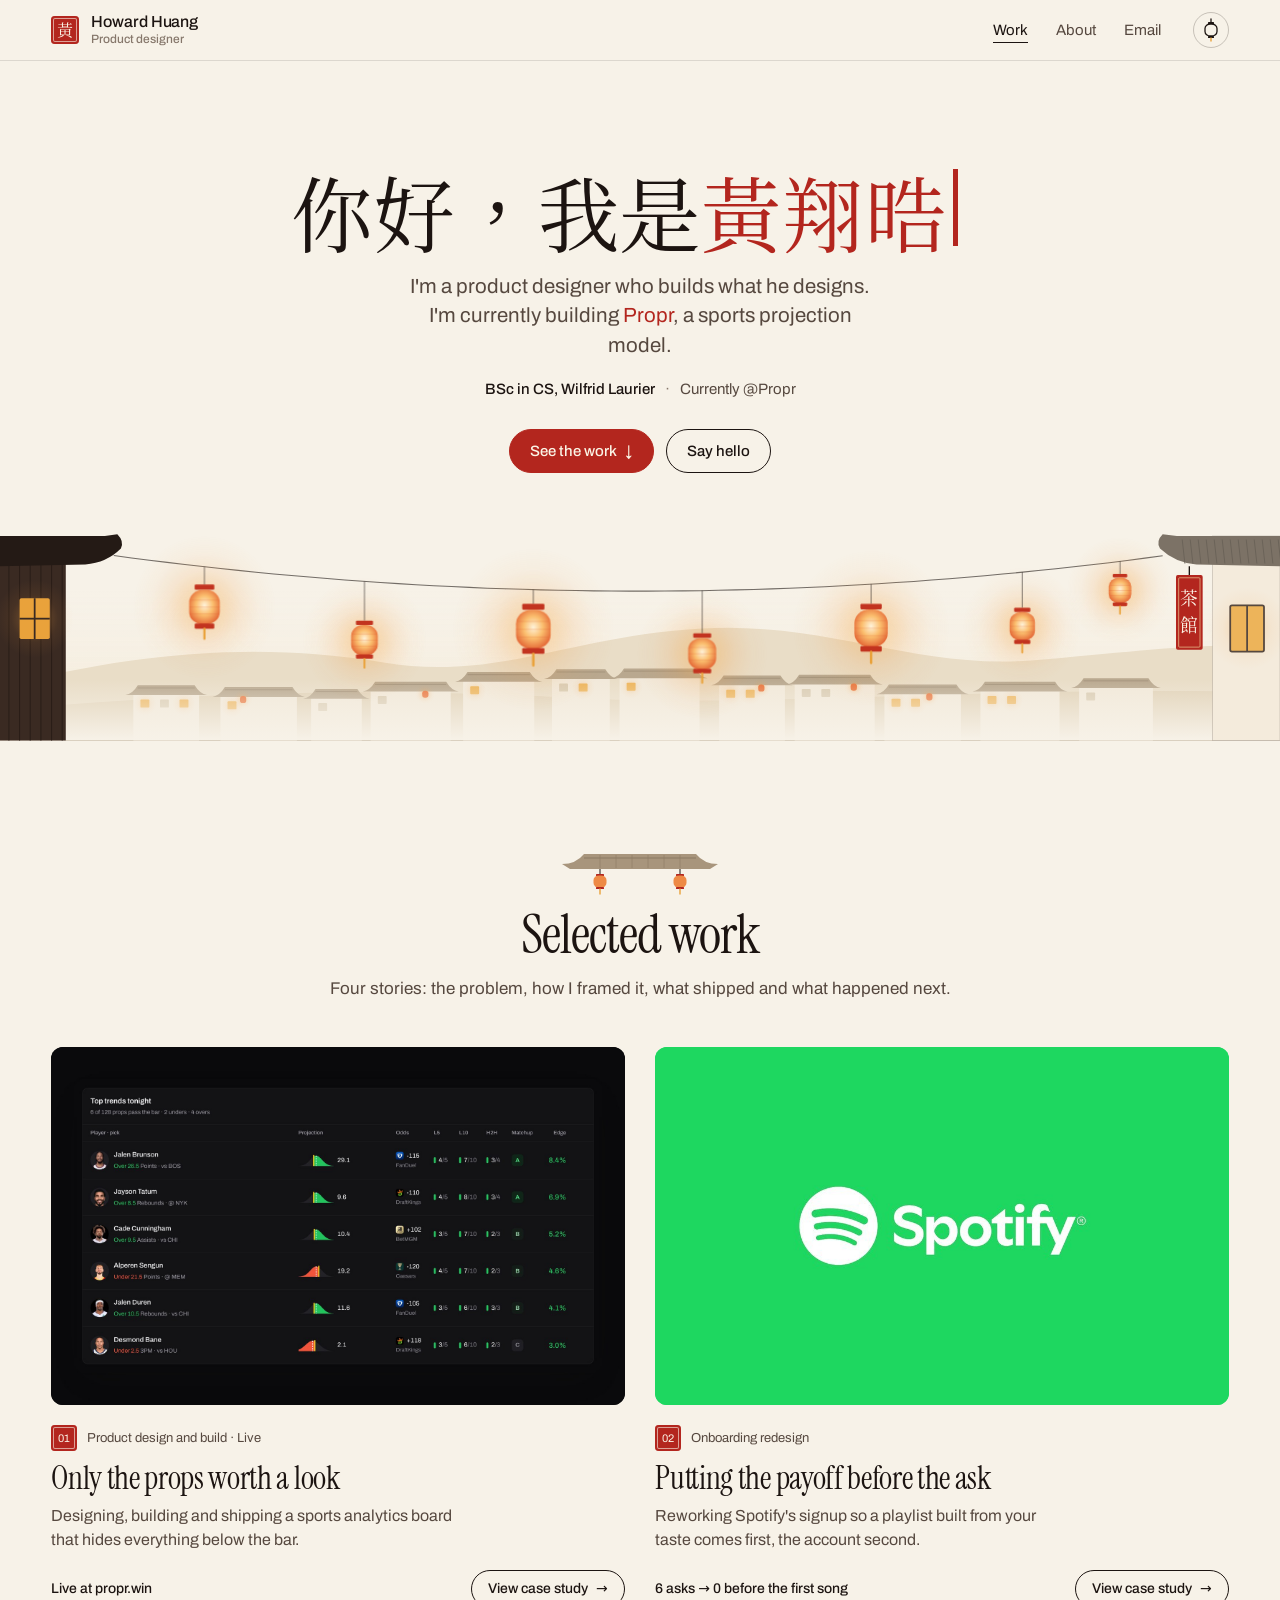
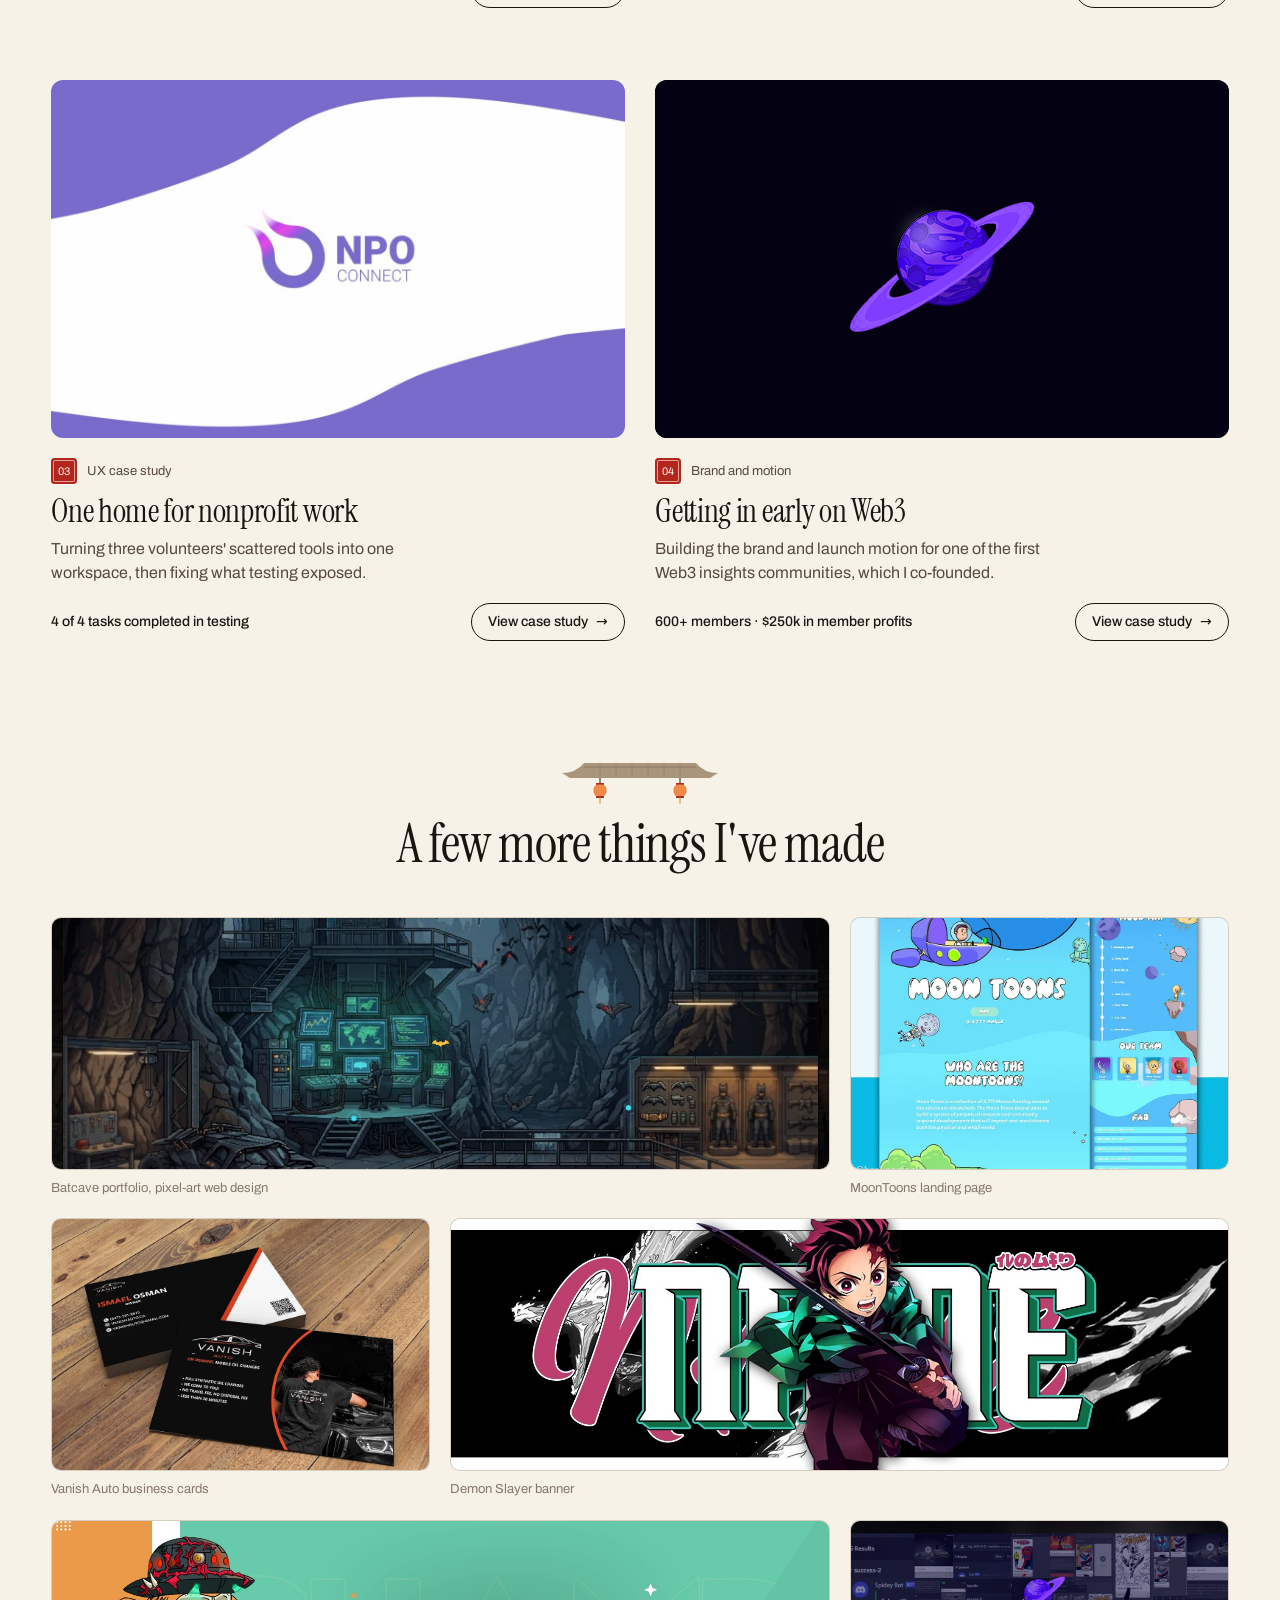
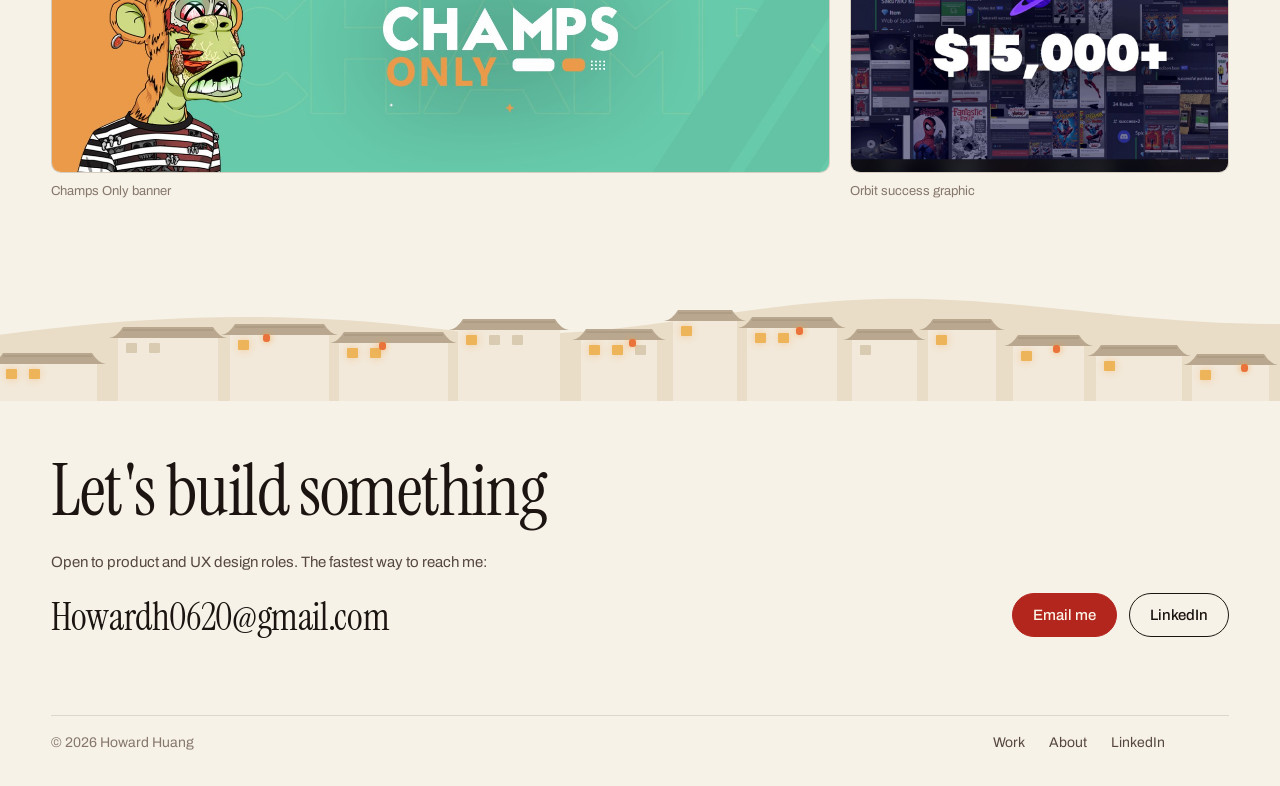
<file: index.html>
<!DOCTYPE html>
<html lang="en">
<head>
<meta charset="UTF-8">
<meta name="viewport" content="width=device-width, initial-scale=1.0, viewport-fit=cover">
<title>Howard Huang — Portfolio</title>
<meta name="description" content="Howard Huang is a product designer who builds what he designs. Case studies: Propr, Spotify signup, NPO Connect and Orbit.">
<meta name="theme-color" content="#F7F2E8">
<script>try{var t=localStorage.getItem('theme');if(t==='night')document.documentElement.setAttribute('data-theme','night')}catch(e){}</script>
<meta property="og:type" content="website">
<meta property="og:site_name" content="Howard Huang">
<meta property="og:title" content="Howard Huang — Product designer">
<meta property="og:description" content="Howard Huang is a product designer who builds what he designs. Case studies: Propr, Spotify signup, NPO Connect and Orbit.">
<meta property="og:url" content="https://hhuang.ca/">
<meta property="og:image" content="https://hhuang.ca/assets/ui/og-paper.jpg">
<meta property="og:image:width" content="1200">
<meta property="og:image:height" content="630">
<meta property="og:image:alt" content="Howard Huang, product designer">
<meta name="twitter:card" content="summary_large_image">
<meta name="twitter:image" content="https://hhuang.ca/assets/ui/og-paper.jpg">
<link rel="icon" type="image/png" sizes="32x32" href="assets/ui/hh-32.png">
<link rel="apple-touch-icon" sizes="180x180" href="assets/ui/hh-180.png">
<link rel="preload" href="assets/fonts/instrument-serif-latin-400-normal.woff2" as="font" type="font/woff2" crossorigin>
<link rel="stylesheet" href="assets/paper.css">
</head>
<body>
<a class="skip" href="#main">Skip to content</a>
<header class="top"><div class="wrap">
  <a class="me" href="index.html"><span class="seal" lang="zh-Hant">黃</span><span class="me-t"><b>Howard Huang</b><small>Product designer</small></span></a>
  <nav aria-label="Main"><a href="index.html#work" aria-current="page">Work</a><a href="about.html">About</a><a href="mailto:Howardh0620@gmail.com">Email</a><button type="button" class="theme-t" aria-label="Switch to night mode" title="Night in Jiufen"><svg class="i-moon" viewBox="0 0 24 24" fill="none" stroke="currentColor" stroke-width="1.5" stroke-linecap="round" stroke-linejoin="round" aria-hidden="true"><path d="M20 14.5A8 8 0 0 1 9.5 4a8 8 0 1 0 10.5 10.5z"/></svg><svg class="i-lan" viewBox="0 0 16 22" aria-hidden="true"><circle class="glow" cx="8" cy="11" r="9" fill="rgba(242,178,74,.35)"/><line x1="8" y1="0" x2="8" y2="3" stroke="currentColor" stroke-width="1.3" stroke-linecap="round"/><rect x="5" y="3" width="6" height="2" rx=".6" fill="currentColor"/><rect class="body" x="2" y="5" width="12" height="12" rx="5.5" ry="4.5" stroke-width="1.3"/><rect x="5" y="17" width="6" height="2" rx=".6" fill="currentColor"/><line x1="8" y1="19" x2="8" y2="22" stroke="#E9A23B" stroke-width="1.4" stroke-linecap="round"/></svg><svg class="i-sun" viewBox="0 0 24 24" fill="none" stroke="currentColor" stroke-width="1.5" stroke-linecap="round" aria-hidden="true"><circle cx="12" cy="12" r="4"/><path d="M12 2v2M12 20v2M4.9 4.9l1.4 1.4M17.7 17.7l1.4 1.4M2 12h2M20 12h2M4.9 19.1l1.4-1.4M17.7 6.3l1.4-1.4"/></svg></button></nav>
</div></header>
<main id="main">
  <section class="hello wrap" aria-label="Introduction">
    <h1 aria-label="Hi, I'm Howard (你好，我是黃翔晧)"><span class="tw greet" aria-hidden="true"><span class="tw-t" lang="zh-Hant">你好</span></span><span class="tw mid" aria-hidden="true"><span class="tw-t" lang="zh-Hant">，我是</span></span><span class="tw nm hl" aria-hidden="true"><span class="tw-t" lang="zh-Hant">黃翔晧</span><span class="caret"></span></span><span class="stamp" lang="zh-Hant" aria-hidden="true">黃翔晧</span></h1>
    <p class="intro">I'm a product designer who builds what he designs. I'm currently building <a href="propr.html">Propr</a>, a sports projection model.</p>
    <p class="intro-2"><span><b>BSc in CS, Wilfrid Laurier</b></span><span>Currently @<a href="propr.html">Propr</a></span></p>
    <div class="hello-actions"><a class="pill solid" href="#work">See the work <i>&darr;</i></a><a class="pill" href="mailto:Howardh0620@gmail.com">Say hello</a></div>
  </section>

  <div class="street"><svg class="lanterns scene" viewBox="0 0 1440 230" preserveAspectRatio="xMidYMin slice" aria-hidden="true" focusable="false"><defs>
 <radialGradient id="lg" cx="50%" cy="45%" r="62%"><stop offset="0" stop-color="#FFF3DA"/><stop offset=".45" stop-color="#FBBE6E"/><stop offset="1" stop-color="#E0592C"/></radialGradient>
 <radialGradient id="glow" cx="50%" cy="50%" r="50%"><stop offset="0" stop-color="#FFC978" stop-opacity=".55"/><stop offset=".25" stop-color="#F5A94A" stop-opacity=".32"/><stop offset=".5" stop-color="#F29A3E" stop-opacity=".14"/><stop offset=".75" stop-color="#F29A3E" stop-opacity=".04"/><stop offset="1" stop-color="#F29A3E" stop-opacity="0"/></radialGradient>
 <radialGradient id="wglow" cx="50%" cy="50%" r="50%"><stop offset="0" stop-color="#FFC978" stop-opacity=".45"/><stop offset=".3" stop-color="#F5A94A" stop-opacity=".22"/><stop offset=".6" stop-color="#F29A3E" stop-opacity=".07"/><stop offset="1" stop-color="#F29A3E" stop-opacity="0"/></radialGradient>
 <linearGradient id="sky" x1="0" y1="0" x2="0" y2="1"><stop offset="0" style="stop-color:var(--sky-top,#F7F2E8);stop-opacity:var(--sky-top-o,0)"/><stop offset="1" style="stop-color:var(--sky-bot,#F3E3C6);stop-opacity:.7"/></linearGradient>
 <linearGradient id="fade" x1="0" y1="0" x2="0" y2="1"><stop offset=".7" style="stop-color:var(--paper,#F7F2E8);stop-opacity:0"/><stop offset="1" style="stop-color:var(--paper,#F7F2E8)"/></linearGradient>
</defs><rect x="0" y="60" width="1440" height="170" fill="url(#sky)"/><circle class="star" cx="390" cy="82" r="1.2" fill="#FBF4E6" style="--d:3.66s"/><circle class="star" cx="687" cy="85" r="0.8" fill="#FBF4E6" style="--d:3.64s"/><circle class="star" cx="681" cy="82" r="1" fill="#FBF4E6" style="--d:3.98s"/><circle class="star" cx="683" cy="106" r="1.5" fill="#FBF4E6" style="--d:1.59s"/><circle class="star" cx="1175" cy="55" r="1" fill="#FBF4E6" style="--d:3.47s"/><circle class="star" cx="749" cy="98" r="0.8" fill="#FBF4E6" style="--d:0.64s"/><circle class="star" cx="1296" cy="40" r="0.8" fill="#FBF4E6" style="--d:3.29s"/><circle class="star" cx="429" cy="86" r="1.5" fill="#FBF4E6" style="--d:2.86s"/><circle class="star" cx="1251" cy="69" r="1.5" fill="#FBF4E6" style="--d:3.86s"/><circle class="star" cx="259" cy="67" r="0.8" fill="#FBF4E6" style="--d:0.54s"/><circle class="star" cx="363" cy="117" r="1.5" fill="#FBF4E6" style="--d:3.12s"/><circle class="star" cx="1168" cy="71" r="1.5" fill="#FBF4E6" style="--d:2.30s"/><circle class="star" cx="763" cy="70" r="1" fill="#FBF4E6" style="--d:3.62s"/><circle class="star" cx="949" cy="114" r="1.2" fill="#FBF4E6" style="--d:3.96s"/><circle class="star" cx="936" cy="50" r="1.2" fill="#FBF4E6" style="--d:3.86s"/><circle class="star" cx="1230" cy="84" r="1" fill="#FBF4E6" style="--d:2.53s"/><circle class="star" cx="1335" cy="58" r="0.8" fill="#FBF4E6" style="--d:0.25s"/><circle class="star" cx="1166" cy="119" r="0.8" fill="#FBF4E6" style="--d:1.38s"/><circle class="star" cx="174" cy="111" r="0.8" fill="#FBF4E6" style="--d:1.18s"/><circle class="star" cx="1059" cy="109" r="0.8" fill="#FBF4E6" style="--d:2.42s"/><circle class="star" cx="1050" cy="68" r="1.2" fill="#FBF4E6" style="--d:2.20s"/><circle class="star" cx="1252" cy="59" r="1" fill="#FBF4E6" style="--d:3.99s"/><circle class="star" cx="480" cy="42" r="0.8" fill="#FBF4E6" style="--d:3.80s"/><circle class="star" cx="1314" cy="60" r="1.2" fill="#FBF4E6" style="--d:0.62s"/><circle class="star" cx="143" cy="109" r="1.2" fill="#FBF4E6" style="--d:1.44s"/><circle class="star" cx="264" cy="108" r="1.5" fill="#FBF4E6" style="--d:1.84s"/><circle class="star" cx="745" cy="90" r="0.8" fill="#FBF4E6" style="--d:2.48s"/><circle class="star" cx="1275" cy="79" r="1.5" fill="#FBF4E6" style="--d:2.54s"/><circle class="star" cx="992" cy="115" r="1.5" fill="#FBF4E6" style="--d:3.91s"/><circle class="star" cx="747" cy="82" r="0.8" fill="#FBF4E6" style="--d:3.15s"/><circle class="star" cx="1334" cy="62" r="1.5" fill="#FBF4E6" style="--d:2.46s"/><circle class="star" cx="887" cy="41" r="1.2" fill="#FBF4E6" style="--d:1.87s"/><circle class="star" cx="946" cy="66" r="1.2" fill="#FBF4E6" style="--d:2.95s"/><circle class="star" cx="118" cy="41" r="0.8" fill="#FBF4E6" style="--d:3.85s"/><circle class="star" cx="406" cy="74" r="1.2" fill="#FBF4E6" style="--d:0.71s"/><circle class="star" cx="323" cy="100" r="1.2" fill="#FBF4E6" style="--d:1.20s"/><circle class="star" cx="565" cy="101" r="0.8" fill="#FBF4E6" style="--d:3.89s"/><circle class="star" cx="952" cy="47" r="1" fill="#FBF4E6" style="--d:2.61s"/><circle class="star" cx="429" cy="64" r="1.5" fill="#FBF4E6" style="--d:2.60s"/><circle class="star" cx="212" cy="86" r="1.2" fill="#FBF4E6" style="--d:2.70s"/><path d="M0,170 C160,128 300,120 430,142 C560,164 640,112 790,104 C930,96 1030,150 1160,140 C1280,130 1360,118 1440,126 L1440,230 L0,230 Z" fill="#E9DDC7" class="mtn1"/><path d="M0,196 C220,176 420,170 640,182 C860,194 1100,168 1440,176 L1440,230 L0,230 Z" fill="#E1D2B8" class="mtn2"/><rect class="wall" x="150" y="178" width="74" height="52" fill="#F2E9DA"/><circle class="wglow" cx="163" cy="189" r="13" fill="url(#wglow)" style="--d:0.00s"/><rect class="win" x="158" y="184" width="10" height="9" rx="1" fill="#EDB45A" style="--d:0.00s"/><rect class="dim" x="180" y="184" width="10" height="9" rx="1" fill="#D9CBB2"/><circle class="wglow" cx="207" cy="189" r="13" fill="url(#wglow)" style="--d:2.74s"/><rect class="win" x="202" y="184" width="10" height="9" rx="1" fill="#EDB45A" style="--d:2.74s"/><path d="M141,179 Q149,178 155,168 L219,168 Q225,178 233,179 Z" fill="#B9A88F" class="roof"/><line x1="155" y1="171" x2="219" y2="171" stroke="#A3927A" class="ridge"/><rect class="wall" x="248" y="180" width="86" height="50" fill="#F2E9DA"/><circle class="wglow" cx="261" cy="191" r="13" fill="url(#wglow)" style="--d:4.11s"/><rect class="win" x="256" y="186" width="10" height="9" rx="1" fill="#EDB45A" style="--d:4.11s"/><path d="M239,181 Q247,180 253,170 L329,170 Q335,180 343,181 Z" fill="#B9A88F" class="roof"/><line x1="253" y1="173" x2="329" y2="173" stroke="#A3927A" class="ridge"/><circle class="halo" cx="273" cy="184" r="11" fill="url(#glow)" style="--d:0.60s"/><rect x="270" y="180" width="7" height="8" rx="3" fill="#E9733A"/><rect class="wall" x="350" y="182" width="57" height="48" fill="#F2E9DA"/><rect class="dim" x="358" y="188" width="10" height="9" rx="1" fill="#D9CBB2"/><path d="M341,183 Q349,182 355,172 L402,172 Q408,182 416,183 Z" fill="#B9A88F" class="roof"/><line x1="355" y1="175" x2="402" y2="175" stroke="#A3927A" class="ridge"/><rect class="wall" x="417" y="174" width="90" height="56" fill="#F2E9DA"/><rect class="dim" x="425" y="180" width="10" height="9" rx="1" fill="#D9CBB2"/><path d="M408,175 Q416,174 422,164 L502,164 Q508,174 516,175 Z" fill="#B9A88F" class="roof"/><line x1="422" y1="167" x2="502" y2="167" stroke="#A3927A" class="ridge"/><circle class="halo" cx="478" cy="178" r="11" fill="url(#glow)" style="--d:2.40s"/><rect x="475" y="174" width="7" height="8" rx="3" fill="#E9733A"/><rect class="wall" x="521" y="163" width="80" height="67" fill="#F2E9DA"/><circle class="wglow" cx="534" cy="174" r="13" fill="url(#wglow)" style="--d:3.22s"/><rect class="win" x="529" y="169" width="10" height="9" rx="1" fill="#EDB45A" style="--d:3.22s"/><path d="M512,164 Q520,163 526,153 L596,153 Q602,163 610,164 Z" fill="#B9A88F" class="roof"/><line x1="526" y1="156" x2="596" y2="156" stroke="#A3927A" class="ridge"/><rect class="wall" x="621" y="160" width="65" height="70" fill="#F2E9DA"/><rect class="dim" x="629" y="166" width="10" height="9" rx="1" fill="#D9CBB2"/><circle class="wglow" cx="656" cy="171" r="13" fill="url(#wglow)" style="--d:0.96s"/><rect class="win" x="651" y="166" width="10" height="9" rx="1" fill="#EDB45A" style="--d:0.96s"/><path d="M612,161 Q620,160 626,150 L681,150 Q687,160 695,161 Z" fill="#B9A88F" class="roof"/><line x1="626" y1="153" x2="681" y2="153" stroke="#A3927A" class="ridge"/><rect class="wall" x="697" y="159" width="90" height="71" fill="#F2E9DA"/><circle class="wglow" cx="710" cy="170" r="13" fill="url(#wglow)" style="--d:2.33s"/><rect class="win" x="705" y="165" width="10" height="9" rx="1" fill="#EDB45A" style="--d:2.33s"/><path d="M688,160 Q696,159 702,149 L782,149 Q788,159 796,160 Z" fill="#B9A88F" class="roof"/><line x1="702" y1="152" x2="782" y2="152" stroke="#A3927A" class="ridge"/><rect class="wall" x="809" y="167" width="74" height="63" fill="#F2E9DA"/><circle class="wglow" cx="822" cy="177" r="13" fill="url(#wglow)" style="--d:3.70s"/><rect class="win" x="817" y="173" width="10" height="9" rx="1" fill="#EDB45A" style="--d:3.70s"/><circle class="wglow" cx="844" cy="177" r="13" fill="url(#wglow)" style="--d:0.07s"/><rect class="win" x="839" y="173" width="10" height="9" rx="1" fill="#EDB45A" style="--d:0.07s"/><path d="M800,168 Q808,167 814,157 L878,157 Q884,167 892,168 Z" fill="#B9A88F" class="roof"/><line x1="814" y1="160" x2="878" y2="160" stroke="#A3927A" class="ridge"/><circle class="halo" cx="856" cy="171" r="11" fill="url(#glow)" style="--d:1.80s"/><rect x="853" y="167" width="7" height="8" rx="3" fill="#E9733A"/><rect class="wall" x="894" y="166" width="90" height="64" fill="#F2E9DA"/><rect class="dim" x="902" y="172" width="10" height="9" rx="1" fill="#D9CBB2"/><rect class="dim" x="924" y="172" width="10" height="9" rx="1" fill="#D9CBB2"/><path d="M885,167 Q893,166 899,156 L979,156 Q985,166 993,167 Z" fill="#B9A88F" class="roof"/><line x1="899" y1="159" x2="979" y2="159" stroke="#A3927A" class="ridge"/><circle class="halo" cx="961" cy="170" r="11" fill="url(#glow)" style="--d:0.60s"/><rect x="957" y="166" width="7" height="8" rx="3" fill="#E9733A"/><rect class="wall" x="995" y="177" width="86" height="53" fill="#F2E9DA"/><circle class="wglow" cx="1008" cy="188" r="13" fill="url(#wglow)" style="--d:4.18s"/><rect class="win" x="1003" y="183" width="10" height="9" rx="1" fill="#EDB45A" style="--d:4.18s"/><circle class="wglow" cx="1030" cy="188" r="13" fill="url(#wglow)" style="--d:0.55s"/><rect class="win" x="1025" y="183" width="10" height="9" rx="1" fill="#EDB45A" style="--d:0.55s"/><path d="M986,178 Q994,177 1000,167 L1076,167 Q1082,177 1090,178 Z" fill="#B9A88F" class="roof"/><line x1="1000" y1="170" x2="1076" y2="170" stroke="#A3927A" class="ridge"/><circle class="halo" cx="1045" cy="181" r="11" fill="url(#glow)" style="--d:2.40s"/><rect x="1042" y="177" width="7" height="8" rx="3" fill="#E9733A"/><rect class="wall" x="1103" y="174" width="89" height="56" fill="#F2E9DA"/><circle class="wglow" cx="1116" cy="185" r="13" fill="url(#wglow)" style="--d:1.92s"/><rect class="win" x="1111" y="180" width="10" height="9" rx="1" fill="#EDB45A" style="--d:1.92s"/><circle class="wglow" cx="1138" cy="185" r="13" fill="url(#wglow)" style="--d:3.29s"/><rect class="win" x="1133" y="180" width="10" height="9" rx="1" fill="#EDB45A" style="--d:3.29s"/><path d="M1094,175 Q1102,174 1108,164 L1187,164 Q1193,174 1201,175 Z" fill="#B9A88F" class="roof"/><line x1="1108" y1="167" x2="1187" y2="167" stroke="#A3927A" class="ridge"/><rect class="wall" x="1214" y="170" width="83" height="60" fill="#F2E9DA"/><rect class="dim" x="1222" y="176" width="10" height="9" rx="1" fill="#D9CBB2"/><path d="M1205,171 Q1213,170 1219,160 L1292,160 Q1298,170 1306,171 Z" fill="#B9A88F" class="roof"/><line x1="1219" y1="163" x2="1292" y2="163" stroke="#A3927A" class="ridge"/><rect x="0" y="0" width="1440" height="230" fill="url(#fade)"/><rect x="0" y="0" width="74" height="230" fill="#3A2A22"/><line x1="10" y1="30" x2="10" y2="230" stroke="#2A1E18" stroke-width="1.2"/><line x1="22" y1="30" x2="22" y2="230" stroke="#2A1E18" stroke-width="1.2"/><line x1="34" y1="30" x2="34" y2="230" stroke="#2A1E18" stroke-width="1.2"/><line x1="46" y1="30" x2="46" y2="230" stroke="#2A1E18" stroke-width="1.2"/><line x1="58" y1="30" x2="58" y2="230" stroke="#2A1E18" stroke-width="1.2"/><line x1="70" y1="30" x2="70" y2="230" stroke="#2A1E18" stroke-width="1.2"/><circle class="wglow" cx="39" cy="93" r="44" fill="url(#wglow)" style="--d:.4s"/><rect class="win" x="22" y="70" width="34" height="46" rx="2" fill="#E9A23B" style="--d:.4s"/><line x1="39" y1="70" x2="39" y2="116" stroke="#3A2A22" stroke-width="2"/><line x1="22" y1="93" x2="56" y2="93" stroke="#3A2A22" stroke-width="2"/><path d="M0,0 L118,0 L132,-2 Q140,6 136,14 Q120,30 96,32 L0,34 Z" fill="#241A15"/><rect class="plaster" x="1364" y="0" width="76" height="230" fill="#F4EBDC" stroke="rgba(28,20,17,.18)"/><circle class="wglow" cx="1403" cy="104" r="46" fill="url(#wglow)" style="--d:2.1s"/><rect class="win" x="1384" y="78" width="38" height="52" rx="2" fill="#EDB45A" style="--d:2.1s"/><rect x="1384" y="78" width="38" height="52" rx="2" fill="none" stroke="#56483F" stroke-width="2"/><line x1="1403" y1="78" x2="1403" y2="130" stroke="#56483F" stroke-width="2"/><path d="M1440,0 L1324,0 L1308,-2 Q1300,6 1305,14 Q1322,30 1346,32 L1440,34 Z" fill="#7C7266"/><line x1="1330" y1="4" x2="1333" y2="31" stroke="#6A6157" stroke-width="1"/><line x1="1339" y1="4" x2="1342" y2="31" stroke="#6A6157" stroke-width="1"/><line x1="1348" y1="4" x2="1351" y2="31" stroke="#6A6157" stroke-width="1"/><line x1="1357" y1="4" x2="1360" y2="31" stroke="#6A6157" stroke-width="1"/><line x1="1366" y1="4" x2="1369" y2="31" stroke="#6A6157" stroke-width="1"/><line x1="1375" y1="4" x2="1378" y2="31" stroke="#6A6157" stroke-width="1"/><line x1="1384" y1="4" x2="1387" y2="31" stroke="#6A6157" stroke-width="1"/><line x1="1393" y1="4" x2="1396" y2="31" stroke="#6A6157" stroke-width="1"/><line x1="1402" y1="4" x2="1405" y2="31" stroke="#6A6157" stroke-width="1"/><line x1="1411" y1="4" x2="1414" y2="31" stroke="#6A6157" stroke-width="1"/><line x1="1420" y1="4" x2="1423" y2="31" stroke="#6A6157" stroke-width="1"/><line x1="1429" y1="4" x2="1432" y2="31" stroke="#6A6157" stroke-width="1"/><line x1="1438" y1="4" x2="1441" y2="31" stroke="#6A6157" stroke-width="1"/><line x1="1338" y1="34" x2="1338" y2="44" stroke="#1C1411" stroke-width="1.5"/><rect x="1323" y="44" width="30" height="84" rx="2" fill="#B3261E"/><rect x="1326" y="47" width="24" height="78" rx="1" fill="none" stroke="#F3D9A0" stroke-opacity=".7"/><text x="1338" y="78" text-anchor="middle" font-family="Name TC, Noto Serif TC, serif" font-size="20" fill="#FBF4E6">茶</text><text x="1338" y="108" text-anchor="middle" font-family="Name TC, Noto Serif TC, serif" font-size="20" fill="#FBF4E6">館</text><path d="M128,22.0 L148,24.7 L168,27.2 L188,29.7 L208,32.1 L228,34.4 L248,36.6 L268,38.7 L288,40.7 L308,42.7 L328,44.5 L348,46.2 L368,47.9 L388,49.5 L408,50.9 L428,52.3 L448,53.6 L468,54.8 L488,55.9 L508,56.9 L528,57.8 L548,58.7 L568,59.4 L588,60.0 L608,60.6 L628,61.1 L648,61.4 L668,61.7 L688,61.9 L708,62.0 L728,62.0 L748,61.9 L768,61.7 L788,61.5 L808,61.1 L828,60.6 L848,60.1 L868,59.5 L888,58.7 L908,57.9 L928,57.0 L948,56.0 L968,54.9 L988,53.7 L1008,52.4 L1028,51.1 L1048,49.6 L1068,48.1 L1088,46.4 L1108,44.7 L1128,42.8 L1148,40.9 L1168,38.9 L1188,36.8 L1208,34.6 L1228,32.3 L1248,30.0 L1268,27.5 L1288,24.9 L1308,22.3" fill="none" stroke="#1C1411" stroke-opacity=".6" stroke-width="1.2" class="wire"/><g class="ln" style="--i:0;--ox:230px;--oy:34.6px"><circle class="halo" cx="230" cy="79.9" r="81.3" fill="url(#glow)" style="--d:0.00s"/><line class="wire" x1="230" y1="34.6" x2="230" y2="54.6" stroke="#1C1411" stroke-opacity=".6"/><rect x="219.0" y="54.6" width="22.1" height="5.8" rx="1.2" fill="#C2331F"/><rect class="paper" x="212.8" y="60.4" width="34.5" height="39.1" rx="15.9" ry="14.1" fill="url(#lg)" style="--d:0.00s"/><line x1="214.6" y1="72.1" x2="245.4" y2="72.1" stroke="#D9542A" stroke-opacity=".28" stroke-width=".8"/><line x1="212.8" y1="79.9" x2="247.2" y2="79.9" stroke="#D9542A" stroke-opacity=".28" stroke-width=".8"/><line x1="214.6" y1="87.7" x2="245.4" y2="87.7" stroke="#D9542A" stroke-opacity=".28" stroke-width=".8"/><rect x="219.0" y="98.5" width="22.1" height="5.8" rx="1.2" fill="#C2331F"/><path d="M230,104.2 v11.5" stroke="#E9A23B" stroke-width="2.5" stroke-linecap="round"/></g><g class="ln" style="--i:1;--ox:410px;--oy:51.1px"><circle class="halo" cx="410" cy="117.1" r="70.7" fill="url(#glow)" style="--d:0.73s"/><line class="wire" x1="410" y1="51.1" x2="410" y2="95.1" stroke="#1C1411" stroke-opacity=".6"/><rect x="400.4" y="95.1" width="19.2" height="5.0" rx="1.2" fill="#C2331F"/><rect class="paper" x="395.0" y="100.1" width="30.0" height="34.0" rx="13.8" ry="12.2" fill="url(#lg)" style="--d:0.73s"/><line x1="396.6" y1="110.3" x2="423.4" y2="110.3" stroke="#D9542A" stroke-opacity=".28" stroke-width=".8"/><line x1="395.0" y1="117.1" x2="425.0" y2="117.1" stroke="#D9542A" stroke-opacity=".28" stroke-width=".8"/><line x1="396.6" y1="123.9" x2="423.4" y2="123.9" stroke="#D9542A" stroke-opacity=".28" stroke-width=".8"/><rect x="400.4" y="133.1" width="19.2" height="5.0" rx="1.2" fill="#C2331F"/><path d="M410,138.1 v10.0" stroke="#E9A23B" stroke-width="2.2" stroke-linecap="round"/></g><g class="ln" style="--i:2;--ox:600px;--oy:60.4px"><circle class="halo" cx="600" cy="105.0" r="91.9" fill="url(#glow)" style="--d:1.46s"/><line class="wire" x1="600" y1="60.4" x2="600" y2="76.4" stroke="#1C1411" stroke-opacity=".6"/><rect x="587.5" y="76.4" width="25.0" height="6.5" rx="1.2" fill="#C2331F"/><rect class="paper" x="580.5" y="82.9" width="39.0" height="44.2" rx="17.9" ry="15.9" fill="url(#lg)" style="--d:1.46s"/><line x1="582.6" y1="96.1" x2="617.4" y2="96.1" stroke="#D9542A" stroke-opacity=".28" stroke-width=".8"/><line x1="580.5" y1="105.0" x2="619.5" y2="105.0" stroke="#D9542A" stroke-opacity=".28" stroke-width=".8"/><line x1="582.6" y1="113.8" x2="617.4" y2="113.8" stroke="#D9542A" stroke-opacity=".28" stroke-width=".8"/><rect x="587.5" y="126.1" width="25.0" height="6.5" rx="1.2" fill="#C2331F"/><path d="M600,132.6 v13.0" stroke="#E9A23B" stroke-width="2.9" stroke-linecap="round"/></g><g class="ln" style="--i:3;--ox:790px;--oy:61.4px"><circle class="halo" cx="790" cy="132.5" r="74.3" fill="url(#glow)" style="--d:2.19s"/><line class="wire" x1="790" y1="61.4" x2="790" y2="109.4" stroke="#1C1411" stroke-opacity=".6"/><rect x="779.9" y="109.4" width="20.2" height="5.2" rx="1.2" fill="#C2331F"/><rect class="paper" x="774.2" y="114.7" width="31.5" height="35.7" rx="14.5" ry="12.9" fill="url(#lg)" style="--d:2.19s"/><line x1="776.0" y1="125.4" x2="804.0" y2="125.4" stroke="#D9542A" stroke-opacity=".28" stroke-width=".8"/><line x1="774.2" y1="132.5" x2="805.8" y2="132.5" stroke="#D9542A" stroke-opacity=".28" stroke-width=".8"/><line x1="776.0" y1="139.7" x2="804.0" y2="139.7" stroke="#D9542A" stroke-opacity=".28" stroke-width=".8"/><rect x="779.9" y="149.4" width="20.2" height="5.2" rx="1.2" fill="#C2331F"/><path d="M790,154.6 v10.5" stroke="#E9A23B" stroke-width="2.3" stroke-linecap="round"/></g><g class="ln" style="--i:4;--ox:980px;--oy:54.2px"><circle class="halo" cx="980" cy="103.7" r="88.4" fill="url(#glow)" style="--d:2.92s"/><line class="wire" x1="980" y1="54.2" x2="980" y2="76.2" stroke="#1C1411" stroke-opacity=".6"/><rect x="968.0" y="76.2" width="24.0" height="6.2" rx="1.2" fill="#C2331F"/><rect class="paper" x="961.2" y="82.4" width="37.5" height="42.5" rx="17.2" ry="15.3" fill="url(#lg)" style="--d:2.92s"/><line x1="963.3" y1="95.2" x2="996.7" y2="95.2" stroke="#D9542A" stroke-opacity=".28" stroke-width=".8"/><line x1="961.2" y1="103.7" x2="998.8" y2="103.7" stroke="#D9542A" stroke-opacity=".28" stroke-width=".8"/><line x1="963.3" y1="112.2" x2="996.7" y2="112.2" stroke="#D9542A" stroke-opacity=".28" stroke-width=".8"/><rect x="968.0" y="123.9" width="24.0" height="6.2" rx="1.2" fill="#C2331F"/><path d="M980,130.2 v12.5" stroke="#E9A23B" stroke-width="2.8" stroke-linecap="round"/></g><g class="ln" style="--i:5;--ox:1150px;--oy:40.7px"><circle class="halo" cx="1150" cy="101.6" r="67.2" fill="url(#glow)" style="--d:0.65s"/><line class="wire" x1="1150" y1="40.7" x2="1150" y2="80.7" stroke="#1C1411" stroke-opacity=".6"/><rect x="1140.9" y="80.7" width="18.2" height="4.8" rx="1.2" fill="#C2331F"/><rect class="paper" x="1135.8" y="85.5" width="28.5" height="32.3" rx="13.1" ry="11.6" fill="url(#lg)" style="--d:0.65s"/><line x1="1137.3" y1="95.2" x2="1162.7" y2="95.2" stroke="#D9542A" stroke-opacity=".28" stroke-width=".8"/><line x1="1135.8" y1="101.6" x2="1164.2" y2="101.6" stroke="#D9542A" stroke-opacity=".28" stroke-width=".8"/><line x1="1137.3" y1="108.1" x2="1162.7" y2="108.1" stroke="#D9542A" stroke-opacity=".28" stroke-width=".8"/><rect x="1140.9" y="116.8" width="18.2" height="4.8" rx="1.2" fill="#C2331F"/><path d="M1150,121.5 v9.5" stroke="#E9A23B" stroke-width="2.1" stroke-linecap="round"/></g><g class="ln" style="--i:6;--ox:1260px;--oy:28.5px"><circle class="halo" cx="1260" cy="61.2" r="60.1" fill="url(#glow)" style="--d:1.38s"/><line class="wire" x1="1260" y1="28.5" x2="1260" y2="42.5" stroke="#1C1411" stroke-opacity=".6"/><rect x="1251.8" y="42.5" width="16.3" height="4.2" rx="1.2" fill="#C2331F"/><rect class="paper" x="1247.2" y="46.7" width="25.5" height="28.9" rx="11.7" ry="10.4" fill="url(#lg)" style="--d:1.38s"/><line x1="1248.7" y1="55.4" x2="1271.3" y2="55.4" stroke="#D9542A" stroke-opacity=".28" stroke-width=".8"/><line x1="1247.2" y1="61.2" x2="1272.8" y2="61.2" stroke="#D9542A" stroke-opacity=".28" stroke-width=".8"/><line x1="1248.7" y1="67.0" x2="1271.3" y2="67.0" stroke="#D9542A" stroke-opacity=".28" stroke-width=".8"/><rect x="1251.8" y="74.6" width="16.3" height="4.2" rx="1.2" fill="#C2331F"/><path d="M1260,78.9 v8.5" stroke="#E9A23B" stroke-width="1.9" stroke-linecap="round"/></g></svg></div>

  <section class="work wrap" id="work" aria-labelledby="work-h">
    <div class="sec-c"><h2 id="work-h">Selected <em>work</em></h2><p>Four stories: the problem, how I framed it, what shipped and what happened next.</p></div>
    <div class="cases">
      <a class="case proj" href="propr.html">
        <span class="cover cover-propr"><img src="assets/work/propr-board.jpg" alt="Propr live board" loading="lazy"></span>
        <span class="case-k"><b>01</b>Product design and build &middot; Live</span>
        <h3>Only the props <em>worth a look</em></h3>
        <p>Designing, building and shipping a sports analytics board that hides everything below the bar.</p>
        <span class="case-foot"><span class="out">Live at propr.win</span><span class="pill">View case study <i>&rarr;</i></span></span>
      </a>
      <a class="case proj" href="spotify.html">
        <span class="cover cover-spotify"><img src="assets/work/spotify-cover.jpg" alt="Spotify" loading="lazy"><video src="assets/work/spotify-flow.mp4" muted loop playsinline preload="none" aria-hidden="true"></video></span>
        <span class="case-k"><b>02</b>Onboarding redesign</span>
        <h3>Putting the payoff <em>before the ask</em></h3>
        <p>Reworking Spotify's signup so a playlist built from your taste comes first, the account second.</p>
        <span class="case-foot"><span class="out">6 asks &rarr; 0 before the first song</span><span class="pill">View case study <i>&rarr;</i></span></span>
      </a>
      <a class="case proj" href="npo-connect.html">
        <span class="cover cover-npo"><img src="assets/work/npo-connect-cover.jpg" alt="NPO Connect" loading="lazy"><video src="assets/work/npo-connect-flow.mp4" muted loop playsinline preload="none" aria-hidden="true"></video></span>
        <span class="case-k"><b>03</b>UX case study</span>
        <h3>One home for <em>nonprofit work</em></h3>
        <p>Turning three volunteers' scattered tools into one workspace, then fixing what testing exposed.</p>
        <span class="case-foot"><span class="out">4 of 4 tasks completed in testing</span><span class="pill">View case study <i>&rarr;</i></span></span>
      </a>
      <a class="case proj" href="orbit.html">
        <span class="cover cover-orbit"><img src="assets/work/orbit-cover.jpg" alt="Orbit" loading="lazy"><video src="assets/work/orbit-motion.mp4" muted loop playsinline preload="none" aria-hidden="true"></video></span>
        <span class="case-k"><b>04</b>Brand and motion</span>
        <h3>Getting in early on <em>Web3</em></h3>
        <p>Building the brand and launch motion for one of the first Web3 insights communities, which I co-founded.</p>
        <span class="case-foot"><span class="out">600+ members &middot; $250k in member profits</span><span class="pill">View case study <i>&rarr;</i></span></span>
      </a>
    </div>
  </section>

  <section class="more wrap" aria-labelledby="more-h">
    <div class="sec-c"><h2 id="more-h">A few more <em>things I've made</em></h2></div>
    <div class="shots">
      <figure class="shot wide"><img src="assets/work/more/batman-portfolio.jpg" alt="Batcave: a pixel-art Batman portfolio with clickable stations" loading="lazy"><figcaption>Batcave portfolio, pixel-art web design</figcaption></figure>
      <figure class="shot "><img src="assets/work/more/moontoons.jpg" alt="MoonToons NFT landing page with mint, roadmap, team and FAQ" loading="lazy"><figcaption>MoonToons landing page</figcaption></figure>
      <figure class="shot "><img src="assets/work/more/vanish-cards.jpg" alt="Vanish Auto business cards, front and back" loading="lazy"><figcaption>Vanish Auto business cards</figcaption></figure>
      <figure class="shot wide"><img src="assets/work/more/demon-slayer-banner.jpg" alt="Demon Slayer fan banner with layered lettering" loading="lazy"><figcaption>Demon Slayer banner</figcaption></figure>
      <figure class="shot wide"><img src="assets/work/more/champs-only-banner.jpg" alt="Champs Only community banner" loading="lazy"><figcaption>Champs Only banner</figcaption></figure>
      <figure class="shot "><img src="assets/work/orbit-1.jpg" alt="Orbit success graphic built from members' screenshots" loading="lazy"><figcaption>Orbit success graphic</figcaption></figure>
    </div>
  </section>

</main>
<footer class="foot"><svg class="roofs" viewBox="0 0 1440 150" preserveAspectRatio="xMidYMax slice" aria-hidden="true" focusable="false"><defs>
 <radialGradient id="lg" cx="50%" cy="45%" r="62%"><stop offset="0" stop-color="#FFF3DA"/><stop offset=".45" stop-color="#FBBE6E"/><stop offset="1" stop-color="#E0592C"/></radialGradient>
 <radialGradient id="glow" cx="50%" cy="50%" r="50%"><stop offset="0" stop-color="#FFC978" stop-opacity=".55"/><stop offset=".25" stop-color="#F5A94A" stop-opacity=".32"/><stop offset=".5" stop-color="#F29A3E" stop-opacity=".14"/><stop offset=".75" stop-color="#F29A3E" stop-opacity=".04"/><stop offset="1" stop-color="#F29A3E" stop-opacity="0"/></radialGradient>
 <radialGradient id="wglow" cx="50%" cy="50%" r="50%"><stop offset="0" stop-color="#FFC978" stop-opacity=".45"/><stop offset=".3" stop-color="#F5A94A" stop-opacity=".22"/><stop offset=".6" stop-color="#F29A3E" stop-opacity=".07"/><stop offset="1" stop-color="#F29A3E" stop-opacity="0"/></radialGradient>
 <linearGradient id="sky" x1="0" y1="0" x2="0" y2="1"><stop offset="0" style="stop-color:var(--sky-top,#F7F2E8);stop-opacity:var(--sky-top-o,0)"/><stop offset="1" style="stop-color:var(--sky-bot,#F3E3C6);stop-opacity:.7"/></linearGradient>
 <linearGradient id="fade" x1="0" y1="0" x2="0" y2="1"><stop offset=".7" style="stop-color:var(--paper,#F7F2E8);stop-opacity:0"/><stop offset="1" style="stop-color:var(--paper,#F7F2E8)"/></linearGradient>
</defs><circle class="star" cx="673" cy="45" r="1" fill="#FBF4E6" style="--d:0.74s"/><circle class="star" cx="943" cy="44" r="1.5" fill="#FBF4E6" style="--d:3.59s"/><circle class="star" cx="192" cy="49" r="0.8" fill="#FBF4E6" style="--d:2.91s"/><circle class="star" cx="303" cy="59" r="1.5" fill="#FBF4E6" style="--d:0.63s"/><circle class="star" cx="390" cy="39" r="0.8" fill="#FBF4E6" style="--d:3.10s"/><circle class="star" cx="573" cy="54" r="0.8" fill="#FBF4E6" style="--d:3.68s"/><circle class="star" cx="348" cy="41" r="1.5" fill="#FBF4E6" style="--d:3.56s"/><circle class="star" cx="1063" cy="58" r="1.5" fill="#FBF4E6" style="--d:1.12s"/><circle class="star" cx="1110" cy="41" r="0.8" fill="#FBF4E6" style="--d:3.52s"/><circle class="star" cx="159" cy="45" r="1.5" fill="#FBF4E6" style="--d:0.56s"/><circle class="star" cx="388" cy="54" r="0.8" fill="#FBF4E6" style="--d:3.86s"/><circle class="star" cx="95" cy="54" r="1" fill="#FBF4E6" style="--d:3.58s"/><circle class="star" cx="346" cy="36" r="0.8" fill="#FBF4E6" style="--d:0.53s"/><circle class="star" cx="1246" cy="48" r="1.5" fill="#FBF4E6" style="--d:2.15s"/><circle class="star" cx="340" cy="38" r="1" fill="#FBF4E6" style="--d:2.55s"/><circle class="star" cx="208" cy="50" r="1" fill="#FBF4E6" style="--d:3.76s"/><circle class="star" cx="997" cy="37" r="1.2" fill="#FBF4E6" style="--d:2.22s"/><circle class="star" cx="854" cy="40" r="1.2" fill="#FBF4E6" style="--d:2.95s"/><circle class="star" cx="815" cy="37" r="1.5" fill="#FBF4E6" style="--d:3.80s"/><circle class="star" cx="388" cy="51" r="0.8" fill="#FBF4E6" style="--d:2.94s"/><circle class="star" cx="1156" cy="49" r="0.8" fill="#FBF4E6" style="--d:3.47s"/><circle class="star" cx="229" cy="57" r="1.2" fill="#FBF4E6" style="--d:1.81s"/><circle class="star" cx="597" cy="60" r="0.8" fill="#FBF4E6" style="--d:1.52s"/><circle class="star" cx="856" cy="36" r="0.8" fill="#FBF4E6" style="--d:0.85s"/><path d="M0,96 C200,62 360,58 520,78 C680,98 800,52 960,48 C1120,44 1240,84 1440,70 L1440,150 L0,150 Z" fill="#E9DDC7" class="mtn1"/><rect class="wall" x="-30" y="117" width="88" height="33" fill="#F2E9DA"/><circle class="wglow" cx="-16" cy="128" r="14" fill="url(#wglow)" style="--d:0.00s"/><rect class="win" x="-22" y="123" width="11" height="10" rx="1" fill="#EDB45A" style="--d:0.00s"/><circle class="wglow" cx="6" cy="128" r="14" fill="url(#wglow)" style="--d:1.37s"/><rect class="win" x="1" y="123" width="11" height="10" rx="1" fill="#EDB45A" style="--d:1.37s"/><path d="M-39,118 Q-31,117 -25,107 L53,107 Q59,117 67,118 Z" fill="#B9A88F" class="roof"/><line x1="-25" y1="110" x2="53" y2="110" stroke="#A3927A" class="ridge"/><circle class="halo" cx="15" cy="121" r="11" fill="url(#glow)" style="--d:1.80s"/><rect x="11" y="117" width="7" height="8" rx="3" fill="#E9733A"/><rect class="wall" x="78" y="112" width="99" height="38" fill="#F2E9DA"/><circle class="wglow" cx="92" cy="123" r="14" fill="url(#wglow)" style="--d:2.74s"/><rect class="win" x="86" y="118" width="11" height="10" rx="1" fill="#EDB45A" style="--d:2.74s"/><circle class="wglow" cx="114" cy="123" r="14" fill="url(#wglow)" style="--d:4.11s"/><rect class="win" x="109" y="118" width="11" height="10" rx="1" fill="#EDB45A" style="--d:4.11s"/><path d="M69,113 Q77,112 83,102 L172,102 Q178,112 186,113 Z" fill="#B9A88F" class="roof"/><line x1="83" y1="105" x2="172" y2="105" stroke="#A3927A" class="ridge"/><rect class="wall" x="198" y="86" width="100" height="64" fill="#F2E9DA"/><rect class="dim" x="206" y="92" width="11" height="10" rx="1" fill="#D9CBB2"/><rect class="dim" x="229" y="92" width="11" height="10" rx="1" fill="#D9CBB2"/><path d="M189,87 Q197,86 203,76 L293,76 Q299,86 307,87 Z" fill="#B9A88F" class="roof"/><line x1="203" y1="79" x2="293" y2="79" stroke="#A3927A" class="ridge"/><rect class="wall" x="310" y="83" width="99" height="67" fill="#F2E9DA"/><circle class="wglow" cx="324" cy="94" r="14" fill="url(#wglow)" style="--d:3.22s"/><rect class="win" x="318" y="89" width="11" height="10" rx="1" fill="#EDB45A" style="--d:3.22s"/><path d="M301,84 Q309,83 315,73 L404,73 Q410,83 418,84 Z" fill="#B9A88F" class="roof"/><line x1="315" y1="76" x2="404" y2="76" stroke="#A3927A" class="ridge"/><circle class="halo" cx="347" cy="87" r="11" fill="url(#glow)" style="--d:0.30s"/><rect x="343" y="83" width="7" height="8" rx="3" fill="#E9733A"/><rect class="wall" x="419" y="91" width="109" height="59" fill="#F2E9DA"/><circle class="wglow" cx="432" cy="102" r="14" fill="url(#wglow)" style="--d:4.59s"/><rect class="win" x="427" y="97" width="11" height="10" rx="1" fill="#EDB45A" style="--d:4.59s"/><circle class="wglow" cx="456" cy="102" r="14" fill="url(#wglow)" style="--d:0.96s"/><rect class="win" x="450" y="97" width="11" height="10" rx="1" fill="#EDB45A" style="--d:0.96s"/><path d="M410,92 Q418,91 424,81 L523,81 Q529,91 537,92 Z" fill="#B9A88F" class="roof"/><line x1="424" y1="84" x2="523" y2="84" stroke="#A3927A" class="ridge"/><circle class="halo" cx="462" cy="95" r="11" fill="url(#glow)" style="--d:2.10s"/><rect x="459" y="91" width="7" height="8" rx="3" fill="#E9733A"/><rect class="wall" x="538" y="78" width="102" height="72" fill="#F2E9DA"/><circle class="wglow" cx="552" cy="89" r="14" fill="url(#wglow)" style="--d:2.33s"/><rect class="win" x="546" y="84" width="11" height="10" rx="1" fill="#EDB45A" style="--d:2.33s"/><rect class="dim" x="569" y="84" width="11" height="10" rx="1" fill="#D9CBB2"/><rect class="dim" x="592" y="84" width="11" height="10" rx="1" fill="#D9CBB2"/><path d="M529,79 Q537,78 543,68 L635,68 Q641,78 649,79 Z" fill="#B9A88F" class="roof"/><line x1="543" y1="71" x2="635" y2="71" stroke="#A3927A" class="ridge"/><rect class="wall" x="661" y="88" width="76" height="62" fill="#F2E9DA"/><circle class="wglow" cx="674" cy="99" r="14" fill="url(#wglow)" style="--d:1.44s"/><rect class="win" x="669" y="94" width="11" height="10" rx="1" fill="#EDB45A" style="--d:1.44s"/><circle class="wglow" cx="698" cy="99" r="14" fill="url(#wglow)" style="--d:2.81s"/><rect class="win" x="692" y="94" width="11" height="10" rx="1" fill="#EDB45A" style="--d:2.81s"/><rect class="dim" x="715" y="94" width="11" height="10" rx="1" fill="#D9CBB2"/><path d="M652,89 Q660,88 666,78 L732,78 Q738,88 746,89 Z" fill="#B9A88F" class="roof"/><line x1="666" y1="81" x2="732" y2="81" stroke="#A3927A" class="ridge"/><circle class="halo" cx="712" cy="92" r="11" fill="url(#glow)" style="--d:1.50s"/><rect x="709" y="88" width="7" height="8" rx="3" fill="#E9733A"/><rect class="wall" x="753" y="69" width="64" height="81" fill="#F2E9DA"/><circle class="wglow" cx="766" cy="80" r="14" fill="url(#wglow)" style="--d:0.55s"/><rect class="win" x="761" y="75" width="11" height="10" rx="1" fill="#EDB45A" style="--d:0.55s"/><path d="M744,70 Q752,69 758,59 L812,59 Q818,69 826,70 Z" fill="#B9A88F" class="roof"/><line x1="758" y1="62" x2="812" y2="62" stroke="#A3927A" class="ridge"/><rect class="wall" x="827" y="76" width="90" height="74" fill="#F2E9DA"/><circle class="wglow" cx="840" cy="87" r="14" fill="url(#wglow)" style="--d:1.92s"/><rect class="win" x="835" y="82" width="11" height="10" rx="1" fill="#EDB45A" style="--d:1.92s"/><circle class="wglow" cx="864" cy="87" r="14" fill="url(#wglow)" style="--d:3.29s"/><rect class="win" x="858" y="82" width="11" height="10" rx="1" fill="#EDB45A" style="--d:3.29s"/><path d="M818,77 Q826,76 832,66 L912,66 Q918,76 926,77 Z" fill="#B9A88F" class="roof"/><line x1="832" y1="69" x2="912" y2="69" stroke="#A3927A" class="ridge"/><circle class="halo" cx="880" cy="80" r="11" fill="url(#glow)" style="--d:1.20s"/><rect x="876" y="76" width="7" height="8" rx="3" fill="#E9733A"/><rect class="wall" x="932" y="88" width="65" height="62" fill="#F2E9DA"/><rect class="dim" x="940" y="94" width="11" height="10" rx="1" fill="#D9CBB2"/><path d="M923,89 Q931,88 937,78 L992,78 Q998,88 1006,89 Z" fill="#B9A88F" class="roof"/><line x1="937" y1="81" x2="992" y2="81" stroke="#A3927A" class="ridge"/><rect class="wall" x="1008" y="78" width="68" height="72" fill="#F2E9DA"/><circle class="wglow" cx="1022" cy="89" r="14" fill="url(#wglow)" style="--d:1.03s"/><rect class="win" x="1016" y="84" width="11" height="10" rx="1" fill="#EDB45A" style="--d:1.03s"/><path d="M999,79 Q1007,78 1013,68 L1071,68 Q1077,78 1085,79 Z" fill="#B9A88F" class="roof"/><line x1="1013" y1="71" x2="1071" y2="71" stroke="#A3927A" class="ridge"/><rect class="wall" x="1093" y="94" width="71" height="56" fill="#F2E9DA"/><circle class="wglow" cx="1106" cy="105" r="14" fill="url(#wglow)" style="--d:2.40s"/><rect class="win" x="1101" y="100" width="11" height="10" rx="1" fill="#EDB45A" style="--d:2.40s"/><path d="M1084,95 Q1092,94 1098,84 L1159,84 Q1165,94 1173,95 Z" fill="#B9A88F" class="roof"/><line x1="1098" y1="87" x2="1159" y2="87" stroke="#A3927A" class="ridge"/><circle class="halo" cx="1137" cy="98" r="11" fill="url(#glow)" style="--d:0.90s"/><rect x="1133" y="94" width="7" height="8" rx="3" fill="#E9733A"/><rect class="wall" x="1176" y="104" width="86" height="46" fill="#F2E9DA"/><circle class="wglow" cx="1190" cy="115" r="14" fill="url(#wglow)" style="--d:3.77s"/><rect class="win" x="1184" y="110" width="11" height="10" rx="1" fill="#EDB45A" style="--d:3.77s"/><path d="M1167,105 Q1175,104 1181,94 L1257,94 Q1263,104 1271,105 Z" fill="#B9A88F" class="roof"/><line x1="1181" y1="97" x2="1257" y2="97" stroke="#A3927A" class="ridge"/><rect class="wall" x="1272" y="113" width="77" height="37" fill="#F2E9DA"/><circle class="wglow" cx="1286" cy="124" r="14" fill="url(#wglow)" style="--d:0.14s"/><rect class="win" x="1280" y="119" width="11" height="10" rx="1" fill="#EDB45A" style="--d:0.14s"/><path d="M1263,114 Q1271,113 1277,103 L1344,103 Q1350,113 1358,114 Z" fill="#B9A88F" class="roof"/><line x1="1277" y1="106" x2="1344" y2="106" stroke="#A3927A" class="ridge"/><circle class="halo" cx="1324" cy="117" r="11" fill="url(#glow)" style="--d:2.70s"/><rect x="1321" y="113" width="7" height="8" rx="3" fill="#E9733A"/><rect class="wall" x="1369" y="122" width="96" height="28" fill="#F2E9DA"/><circle class="wglow" cx="1382" cy="133" r="14" fill="url(#wglow)" style="--d:1.51s"/><rect class="win" x="1377" y="128" width="11" height="10" rx="1" fill="#EDB45A" style="--d:1.51s"/><path d="M1360,123 Q1368,122 1374,112 L1460,112 Q1466,122 1474,123 Z" fill="#B9A88F" class="roof"/><line x1="1374" y1="115" x2="1460" y2="115" stroke="#A3927A" class="ridge"/><circle class="halo" cx="1430" cy="126" r="11" fill="url(#glow)" style="--d:0.60s"/><rect x="1427" y="122" width="7" height="8" rx="3" fill="#E9733A"/></svg><div class="wrap">
  <h2 class="foot-h">Let's build something</h2>
  <p class="say">Open to product and UX design roles. The fastest way to reach me:</p>
  <a class="mail" href="mailto:Howardh0620@gmail.com">Howardh0620@gmail.com</a>
  <div class="foot-cta"><a class="pill solid" href="mailto:Howardh0620@gmail.com">Email me</a><a class="pill" href="https://www.linkedin.com/in/howard-huang0620/" target="_blank" rel="noopener">LinkedIn</a></div>
  <div class="row"><span>&copy; 2026 Howard Huang</span>
    <nav aria-label="Elsewhere"><a href="index.html#work">Work</a><a href="about.html">About</a><a href="https://www.linkedin.com/in/howard-huang0620/" target="_blank" rel="noopener">LinkedIn</a></nav></div>
</div></footer>
<script src="assets/main.js"></script>
</body>
</html>
</file>
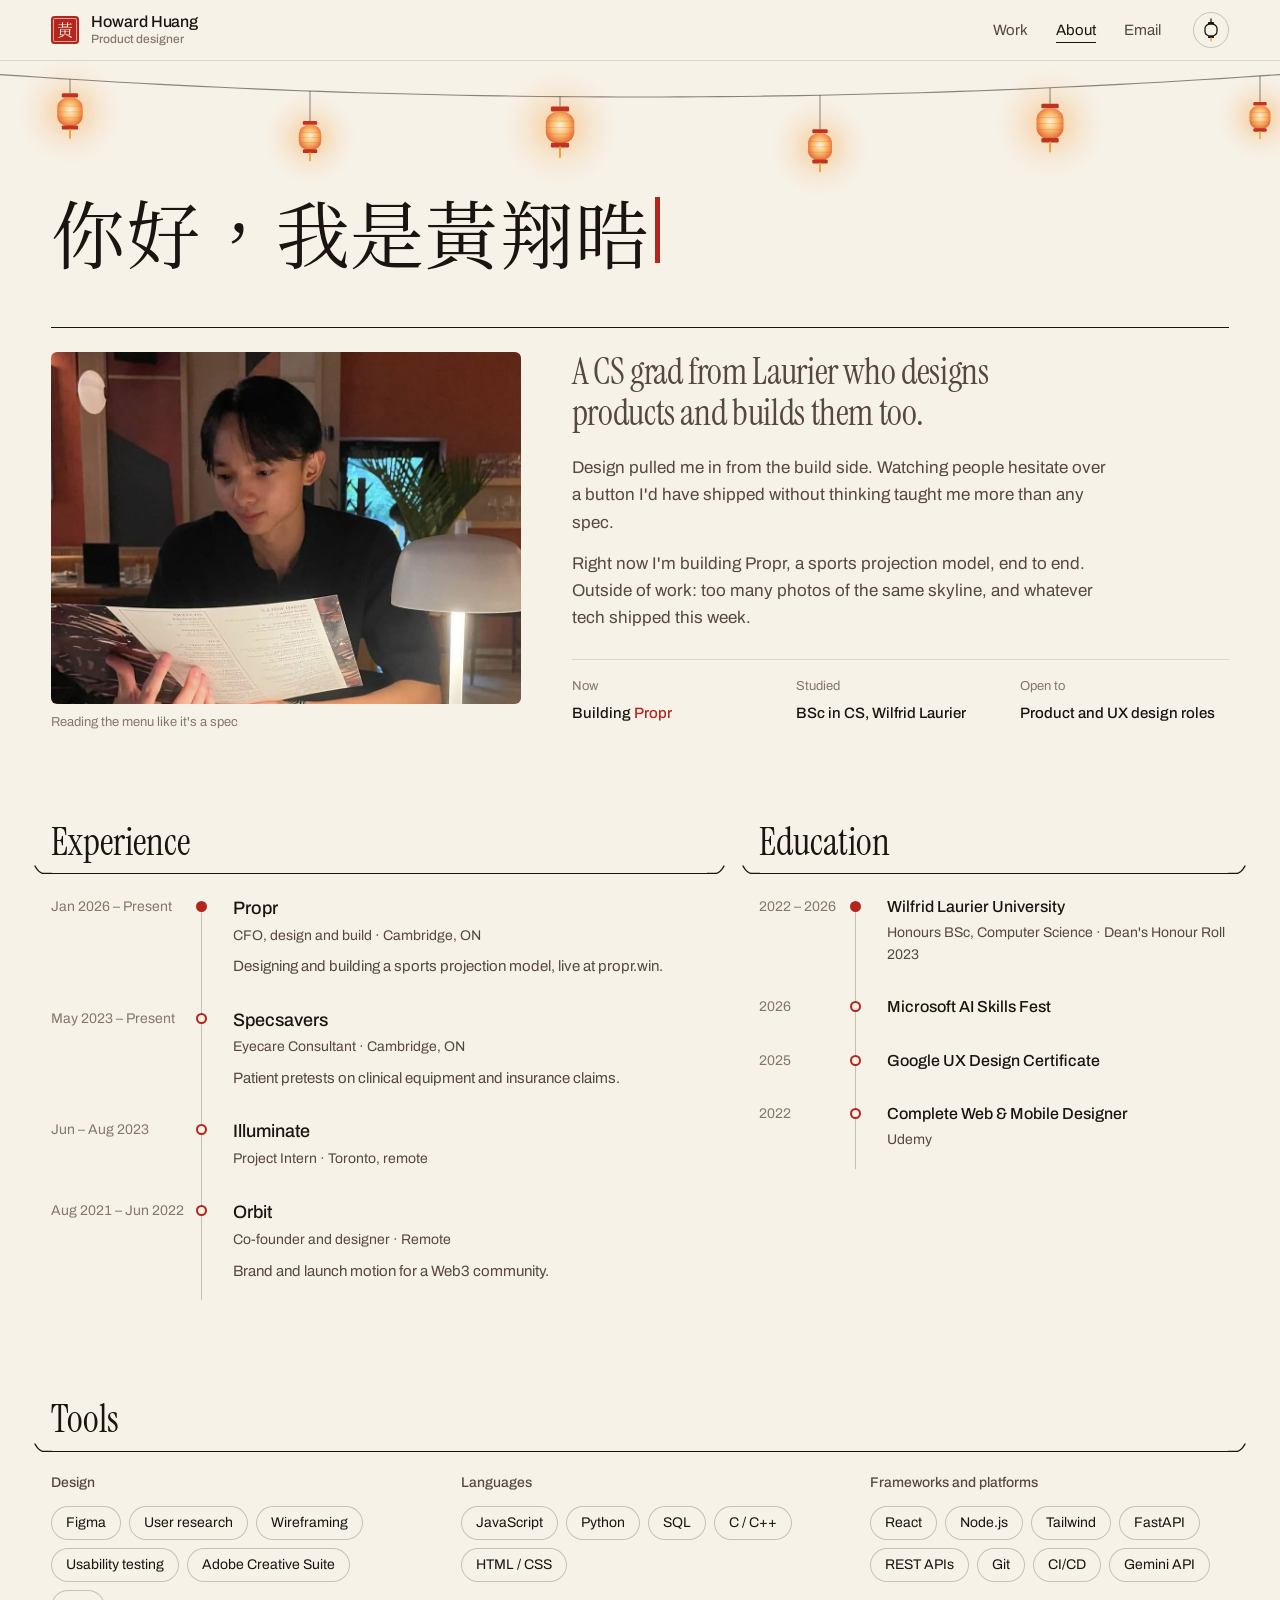
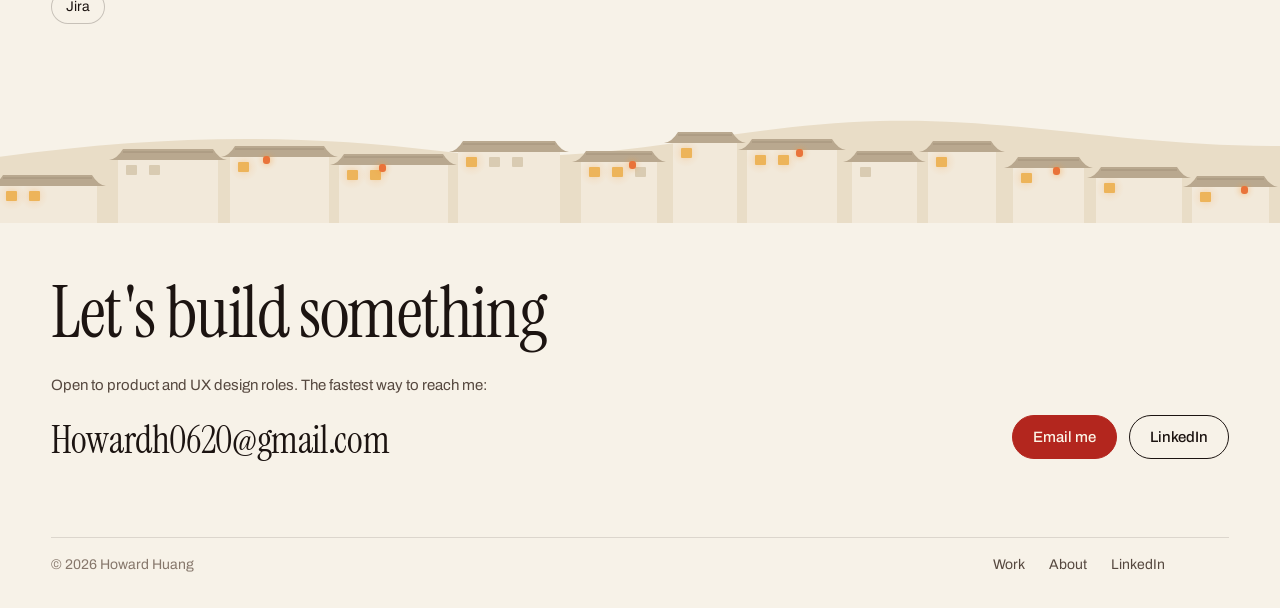
<file: about.html>
<!DOCTYPE html>
<html lang="en">
<head>
<meta charset="UTF-8">
<meta name="viewport" content="width=device-width, initial-scale=1.0, viewport-fit=cover">
<title>About — Howard Huang</title>
<meta name="description" content="Howard Huang: product designer and CS grad from Wilfrid Laurier, currently building Propr, a sports projection model.">
<meta name="theme-color" content="#F7F2E8">
<script>try{var t=localStorage.getItem('theme');if(t==='night')document.documentElement.setAttribute('data-theme','night')}catch(e){}</script>
<meta property="og:type" content="website">
<meta property="og:site_name" content="Howard Huang">
<meta property="og:title" content="About — Howard Huang">
<meta property="og:description" content="Howard Huang: product designer and CS grad from Wilfrid Laurier, currently building Propr, a sports projection model.">
<meta property="og:url" content="https://hhuang.ca/about.html">
<meta property="og:image" content="https://hhuang.ca/assets/ui/og-paper.jpg">
<meta property="og:image:width" content="1200">
<meta property="og:image:height" content="630">
<meta property="og:image:alt" content="Howard Huang, product designer">
<meta name="twitter:card" content="summary_large_image">
<meta name="twitter:image" content="https://hhuang.ca/assets/ui/og-paper.jpg">
<link rel="icon" type="image/png" sizes="32x32" href="assets/ui/hh-32.png">
<link rel="apple-touch-icon" sizes="180x180" href="assets/ui/hh-180.png">
<link rel="preload" href="assets/fonts/instrument-serif-latin-400-normal.woff2" as="font" type="font/woff2" crossorigin>
<link rel="stylesheet" href="assets/paper.css">
</head>
<body>
<a class="skip" href="#main">Skip to content</a>
<header class="top"><div class="wrap">
  <a class="me" href="index.html"><span class="seal" lang="zh-Hant">黃</span><span class="me-t"><b>Howard Huang</b><small>Product designer</small></span></a>
  <nav aria-label="Main"><a href="index.html#work">Work</a><a href="about.html" aria-current="page">About</a><a href="mailto:Howardh0620@gmail.com">Email</a><button type="button" class="theme-t" aria-label="Switch to night mode" title="Night in Jiufen"><svg class="i-moon" viewBox="0 0 24 24" fill="none" stroke="currentColor" stroke-width="1.5" stroke-linecap="round" stroke-linejoin="round" aria-hidden="true"><path d="M20 14.5A8 8 0 0 1 9.5 4a8 8 0 1 0 10.5 10.5z"/></svg><svg class="i-lan" viewBox="0 0 16 22" aria-hidden="true"><circle class="glow" cx="8" cy="11" r="9" fill="rgba(242,178,74,.35)"/><line x1="8" y1="0" x2="8" y2="3" stroke="currentColor" stroke-width="1.3" stroke-linecap="round"/><rect x="5" y="3" width="6" height="2" rx=".6" fill="currentColor"/><rect class="body" x="2" y="5" width="12" height="12" rx="5.5" ry="4.5" stroke-width="1.3"/><rect x="5" y="17" width="6" height="2" rx=".6" fill="currentColor"/><line x1="8" y1="19" x2="8" y2="22" stroke="#E9A23B" stroke-width="1.4" stroke-linecap="round"/></svg><svg class="i-sun" viewBox="0 0 24 24" fill="none" stroke="currentColor" stroke-width="1.5" stroke-linecap="round" aria-hidden="true"><circle cx="12" cy="12" r="4"/><path d="M12 2v2M12 20v2M4.9 4.9l1.4 1.4M17.7 17.7l1.4 1.4M2 12h2M20 12h2M4.9 19.1l1.4-1.4M17.7 6.3l1.4-1.4"/></svg></button></nav>
</div></header>
<main id="main" class="wrap">
<svg class="strand" viewBox="0 0 1440 110" preserveAspectRatio="xMidYMin slice" aria-hidden="true" focusable="false"><defs>
 <radialGradient id="lg" cx="50%" cy="45%" r="62%"><stop offset="0" stop-color="#FFF3DA"/><stop offset=".45" stop-color="#FBBE6E"/><stop offset="1" stop-color="#E0592C"/></radialGradient>
 <radialGradient id="glow" cx="50%" cy="50%" r="50%"><stop offset="0" stop-color="#FFC978" stop-opacity=".55"/><stop offset=".25" stop-color="#F5A94A" stop-opacity=".32"/><stop offset=".5" stop-color="#F29A3E" stop-opacity=".14"/><stop offset=".75" stop-color="#F29A3E" stop-opacity=".04"/><stop offset="1" stop-color="#F29A3E" stop-opacity="0"/></radialGradient>
 <radialGradient id="wglow" cx="50%" cy="50%" r="50%"><stop offset="0" stop-color="#FFC978" stop-opacity=".45"/><stop offset=".3" stop-color="#F5A94A" stop-opacity=".22"/><stop offset=".6" stop-color="#F29A3E" stop-opacity=".07"/><stop offset="1" stop-color="#F29A3E" stop-opacity="0"/></radialGradient>
 <linearGradient id="sky" x1="0" y1="0" x2="0" y2="1"><stop offset="0" style="stop-color:var(--sky-top,#F7F2E8);stop-opacity:var(--sky-top-o,0)"/><stop offset="1" style="stop-color:var(--sky-bot,#F3E3C6);stop-opacity:.7"/></linearGradient>
 <linearGradient id="fade" x1="0" y1="0" x2="0" y2="1"><stop offset=".7" style="stop-color:var(--paper,#F7F2E8);stop-opacity:0"/><stop offset="1" style="stop-color:var(--paper,#F7F2E8)"/></linearGradient>
</defs><path d="M-20,6.0 L0,7.6 L20,9.2 L40,10.7 L60,12.1 L80,13.6 L100,14.9 L120,16.3 L140,17.6 L160,18.8 L180,20.0 L200,21.2 L220,22.3 L240,23.4 L260,24.4 L280,25.4 L300,26.3 L320,27.2 L340,28.1 L360,28.9 L380,29.7 L400,30.4 L420,31.1 L440,31.7 L460,32.3 L480,32.8 L500,33.3 L520,33.8 L540,34.2 L560,34.6 L580,34.9 L600,35.2 L620,35.5 L640,35.6 L660,35.8 L680,35.9 L700,36.0 L720,36.0 L740,36.0 L760,35.9 L780,35.8 L800,35.6 L820,35.5 L840,35.2 L860,34.9 L880,34.6 L900,34.2 L920,33.8 L940,33.3 L960,32.8 L980,32.3 L1000,31.7 L1020,31.1 L1040,30.4 L1060,29.7 L1080,28.9 L1100,28.1 L1120,27.2 L1140,26.3 L1160,25.4 L1180,24.4 L1200,23.4 L1220,22.3 L1240,21.2 L1260,20.0 L1280,18.8 L1300,17.6 L1320,16.3 L1340,14.9 L1360,13.6 L1380,12.1 L1400,10.7 L1420,9.2 L1440,7.6 L1460,6.0" fill="none" stroke="#1C1411" stroke-opacity=".5" stroke-width="1.1" class="wire"/><g class="ln" style="--i:0;--ox:150px;--oy:18.2px"><circle class="halo" cx="150" cy="50.9" r="55.5" fill="url(#glow)" style="--d:0.00s"/><line class="wire" x1="150" y1="18.2" x2="150" y2="32.2" stroke="#1C1411" stroke-opacity=".5"/><rect x="141.8" y="32.2" width="16.3" height="4.2" rx="1.2" fill="#C2331F"/><rect class="paper" x="137.2" y="36.5" width="25.5" height="28.9" rx="11.7" ry="10.4" fill="url(#lg)" style="--d:0.00s"/><line x1="138.7" y1="45.1" x2="161.3" y2="45.1" stroke="#D9542A" stroke-opacity=".28" stroke-width=".8"/><line x1="137.2" y1="50.9" x2="162.8" y2="50.9" stroke="#D9542A" stroke-opacity=".28" stroke-width=".8"/><line x1="138.7" y1="56.7" x2="161.3" y2="56.7" stroke="#D9542A" stroke-opacity=".28" stroke-width=".8"/><rect x="141.8" y="64.4" width="16.3" height="4.2" rx="1.2" fill="#C2331F"/><path d="M150,68.6 v8.5" stroke="#E9A23B" stroke-width="1.9" stroke-linecap="round"/></g><g class="ln" style="--i:1;--ox:390px;--oy:30.0px"><circle class="halo" cx="390" cy="76.5" r="49.0" fill="url(#glow)" style="--d:0.73s"/><line class="wire" x1="390" y1="30.0" x2="390" y2="60.0" stroke="#1C1411" stroke-opacity=".5"/><rect x="382.8" y="60.0" width="14.4" height="3.8" rx="1.2" fill="#C2331F"/><rect class="paper" x="378.8" y="63.8" width="22.5" height="25.5" rx="10.3" ry="9.2" fill="url(#lg)" style="--d:0.73s"/><line x1="380.0" y1="71.4" x2="400.0" y2="71.4" stroke="#D9542A" stroke-opacity=".28" stroke-width=".8"/><line x1="378.8" y1="76.5" x2="401.2" y2="76.5" stroke="#D9542A" stroke-opacity=".28" stroke-width=".8"/><line x1="380.0" y1="81.6" x2="400.0" y2="81.6" stroke="#D9542A" stroke-opacity=".28" stroke-width=".8"/><rect x="382.8" y="88.3" width="14.4" height="3.8" rx="1.2" fill="#C2331F"/><path d="M390,92.0 v7.5" stroke="#E9A23B" stroke-width="1.7" stroke-linecap="round"/></g><g class="ln" style="--i:2;--ox:640px;--oy:35.6px"><circle class="halo" cx="640" cy="66.5" r="62.0" fill="url(#glow)" style="--d:1.46s"/><line class="wire" x1="640" y1="35.6" x2="640" y2="45.6" stroke="#1C1411" stroke-opacity=".5"/><rect x="630.9" y="45.6" width="18.2" height="4.8" rx="1.2" fill="#C2331F"/><rect class="paper" x="625.8" y="50.4" width="28.5" height="32.3" rx="13.1" ry="11.6" fill="url(#lg)" style="--d:1.46s"/><line x1="627.3" y1="60.1" x2="652.7" y2="60.1" stroke="#D9542A" stroke-opacity=".28" stroke-width=".8"/><line x1="625.8" y1="66.5" x2="654.2" y2="66.5" stroke="#D9542A" stroke-opacity=".28" stroke-width=".8"/><line x1="627.3" y1="73.0" x2="652.7" y2="73.0" stroke="#D9542A" stroke-opacity=".28" stroke-width=".8"/><rect x="630.9" y="81.7" width="18.2" height="4.8" rx="1.2" fill="#C2331F"/><path d="M640,86.4 v9.5" stroke="#E9A23B" stroke-width="2.1" stroke-linecap="round"/></g><g class="ln" style="--i:3;--ox:900px;--oy:34.2px"><circle class="halo" cx="900" cy="85.8" r="52.2" fill="url(#glow)" style="--d:2.19s"/><line class="wire" x1="900" y1="34.2" x2="900" y2="68.2" stroke="#1C1411" stroke-opacity=".5"/><rect x="892.3" y="68.2" width="15.4" height="4.0" rx="1.2" fill="#C2331F"/><rect class="paper" x="888.0" y="72.2" width="24.0" height="27.2" rx="11.0" ry="9.8" fill="url(#lg)" style="--d:2.19s"/><line x1="889.3" y1="80.4" x2="910.7" y2="80.4" stroke="#D9542A" stroke-opacity=".28" stroke-width=".8"/><line x1="888.0" y1="85.8" x2="912.0" y2="85.8" stroke="#D9542A" stroke-opacity=".28" stroke-width=".8"/><line x1="889.3" y1="91.3" x2="910.7" y2="91.3" stroke="#D9542A" stroke-opacity=".28" stroke-width=".8"/><rect x="892.3" y="98.4" width="15.4" height="4.0" rx="1.2" fill="#C2331F"/><path d="M900,102.4 v8.0" stroke="#E9A23B" stroke-width="1.8" stroke-linecap="round"/></g><g class="ln" style="--i:4;--ox:1130px;--oy:26.8px"><circle class="halo" cx="1130" cy="62.6" r="58.8" fill="url(#glow)" style="--d:2.92s"/><line class="wire" x1="1130" y1="26.8" x2="1130" y2="42.8" stroke="#1C1411" stroke-opacity=".5"/><rect x="1121.4" y="42.8" width="17.3" height="4.5" rx="1.2" fill="#C2331F"/><rect class="paper" x="1116.5" y="47.3" width="27.0" height="30.6" rx="12.4" ry="11.0" fill="url(#lg)" style="--d:2.92s"/><line x1="1118.0" y1="56.5" x2="1142.0" y2="56.5" stroke="#D9542A" stroke-opacity=".28" stroke-width=".8"/><line x1="1116.5" y1="62.6" x2="1143.5" y2="62.6" stroke="#D9542A" stroke-opacity=".28" stroke-width=".8"/><line x1="1118.0" y1="68.7" x2="1142.0" y2="68.7" stroke="#D9542A" stroke-opacity=".28" stroke-width=".8"/><rect x="1121.4" y="76.9" width="17.3" height="4.5" rx="1.2" fill="#C2331F"/><path d="M1130,81.4 v9.0" stroke="#E9A23B" stroke-width="2.0" stroke-linecap="round"/></g><g class="ln" style="--i:5;--ox:1340px;--oy:14.9px"><circle class="halo" cx="1340" cy="56.3" r="45.7" fill="url(#glow)" style="--d:0.65s"/><line class="wire" x1="1340" y1="14.9" x2="1340" y2="40.9" stroke="#1C1411" stroke-opacity=".5"/><rect x="1333.3" y="40.9" width="13.4" height="3.5" rx="1.2" fill="#C2331F"/><rect class="paper" x="1329.5" y="44.4" width="21.0" height="23.8" rx="9.7" ry="8.6" fill="url(#lg)" style="--d:0.65s"/><line x1="1330.7" y1="51.6" x2="1349.3" y2="51.6" stroke="#D9542A" stroke-opacity=".28" stroke-width=".8"/><line x1="1329.5" y1="56.3" x2="1350.5" y2="56.3" stroke="#D9542A" stroke-opacity=".28" stroke-width=".8"/><line x1="1330.7" y1="61.1" x2="1349.3" y2="61.1" stroke="#D9542A" stroke-opacity=".28" stroke-width=".8"/><rect x="1333.3" y="67.2" width="13.4" height="3.5" rx="1.2" fill="#C2331F"/><path d="M1340,70.7 v7.0" stroke="#E9A23B" stroke-width="1.5" stroke-linecap="round"/></g></svg>
  <section class="ab2">
    <h1 aria-label="Hi, I'm Howard. (你好，我是黃翔晧。)"><span class="tw greet" aria-hidden="true"><span class="tw-t" lang="zh-Hant">你好</span></span><span class="tw mid" aria-hidden="true"><span class="tw-t" lang="zh-Hant">，我是</span></span><span class="tw nm" aria-hidden="true"><span class="tw-t" lang="zh-Hant">黃翔晧。</span><span class="caret"></span></span></h1>
    <div class="ab2-grid">
      <figure><img src="assets/work/howard-1.jpg" alt="Howard reading a menu at a restaurant"><figcaption>Reading the menu like it's a spec</figcaption></figure>
      <div class="ab2-txt">
        <p class="lede">A CS grad from Laurier who designs products and builds them too.</p>
        <p>Design pulled me in from the build side. Watching people hesitate over a button I'd have shipped without thinking taught me more than any spec.</p>
        <p>Right now I'm building Propr, a sports projection model, end to end. Outside of work: too many photos of the same skyline, and whatever tech shipped this week.</p>
        <dl class="ab2-facts">
          <div><dt>Now</dt><dd>Building <a href="propr.html">Propr</a></dd></div>
          <div><dt>Studied</dt><dd>BSc in CS, Wilfrid Laurier</dd></div>
          <div><dt>Open to</dt><dd>Product and UX design roles</dd></div>
        </dl>
      </div>
    </div>
  </section>

  <section class="ab2-row">
    <div>
      <h2 class="ab2-h">Experience</h2>
      <ol class="tl">
        <li><span class="when">Jan 2026 &ndash; Present</span><div><b>Propr</b><span class="role">CFO, design and build &middot; Cambridge, ON</span><p>Designing and building a sports projection model, live at propr.win.</p></div></li>
        <li><span class="when">May 2023 &ndash; Present</span><div><b>Specsavers</b><span class="role">Eyecare Consultant &middot; Cambridge, ON</span><p>Patient pretests on clinical equipment and insurance claims.</p></div></li>
        <li><span class="when">Jun &ndash; Aug 2023</span><div><b>Illuminate</b><span class="role">Project Intern &middot; Toronto, remote</span></div></li>
        <li><span class="when">Aug 2021 &ndash; Jun 2022</span><div><b>Orbit</b><span class="role">Co-founder and designer &middot; Remote</span><p>Brand and launch motion for a Web3 community.</p></div></li>
      </ol>
    </div>
    <div>
      <h2 class="ab2-h">Education</h2>
      <ol class="tl tl-small">
        <li><span class="when">2022 &ndash; 2026</span><div><b>Wilfrid Laurier University</b><span class="role">Honours BSc, Computer Science &middot; Dean's Honour Roll 2023</span></div></li>
        <li><span class="when">2026</span><div><b>Microsoft AI Skills Fest</b></div></li>
        <li><span class="when">2025</span><div><b>Google UX Design Certificate</b></div></li>
        <li><span class="when">2022</span><div><b>Complete Web &amp; Mobile Designer</b><span class="role">Udemy</span></div></li>
      </ol>
    </div>
  </section>

  <section class="ab2-tools">
    <h2 class="ab2-h">Tools</h2>
    <div class="tools">
      <div><h3>Design</h3><ul class="chips2"><li>Figma</li><li>User research</li><li>Wireframing</li><li>Usability testing</li><li>Adobe Creative Suite</li><li>Jira</li></ul></div>
      <div><h3>Languages</h3><ul class="chips2"><li>JavaScript</li><li>Python</li><li>SQL</li><li>C / C++</li><li>HTML / CSS</li></ul></div>
      <div><h3>Frameworks and platforms</h3><ul class="chips2"><li>React</li><li>Node.js</li><li>Tailwind</li><li>FastAPI</li><li>REST APIs</li><li>Git</li><li>CI/CD</li><li>Gemini API</li></ul></div>
    </div>
  </section>
</main>
<footer class="foot"><svg class="roofs" viewBox="0 0 1440 150" preserveAspectRatio="xMidYMax slice" aria-hidden="true" focusable="false"><defs>
 <radialGradient id="lg" cx="50%" cy="45%" r="62%"><stop offset="0" stop-color="#FFF3DA"/><stop offset=".45" stop-color="#FBBE6E"/><stop offset="1" stop-color="#E0592C"/></radialGradient>
 <radialGradient id="glow" cx="50%" cy="50%" r="50%"><stop offset="0" stop-color="#FFC978" stop-opacity=".55"/><stop offset=".25" stop-color="#F5A94A" stop-opacity=".32"/><stop offset=".5" stop-color="#F29A3E" stop-opacity=".14"/><stop offset=".75" stop-color="#F29A3E" stop-opacity=".04"/><stop offset="1" stop-color="#F29A3E" stop-opacity="0"/></radialGradient>
 <radialGradient id="wglow" cx="50%" cy="50%" r="50%"><stop offset="0" stop-color="#FFC978" stop-opacity=".45"/><stop offset=".3" stop-color="#F5A94A" stop-opacity=".22"/><stop offset=".6" stop-color="#F29A3E" stop-opacity=".07"/><stop offset="1" stop-color="#F29A3E" stop-opacity="0"/></radialGradient>
 <linearGradient id="sky" x1="0" y1="0" x2="0" y2="1"><stop offset="0" style="stop-color:var(--sky-top,#F7F2E8);stop-opacity:var(--sky-top-o,0)"/><stop offset="1" style="stop-color:var(--sky-bot,#F3E3C6);stop-opacity:.7"/></linearGradient>
 <linearGradient id="fade" x1="0" y1="0" x2="0" y2="1"><stop offset=".7" style="stop-color:var(--paper,#F7F2E8);stop-opacity:0"/><stop offset="1" style="stop-color:var(--paper,#F7F2E8)"/></linearGradient>
</defs><circle class="star" cx="673" cy="45" r="1" fill="#FBF4E6" style="--d:0.74s"/><circle class="star" cx="943" cy="44" r="1.5" fill="#FBF4E6" style="--d:3.59s"/><circle class="star" cx="192" cy="49" r="0.8" fill="#FBF4E6" style="--d:2.91s"/><circle class="star" cx="303" cy="59" r="1.5" fill="#FBF4E6" style="--d:0.63s"/><circle class="star" cx="390" cy="39" r="0.8" fill="#FBF4E6" style="--d:3.10s"/><circle class="star" cx="573" cy="54" r="0.8" fill="#FBF4E6" style="--d:3.68s"/><circle class="star" cx="348" cy="41" r="1.5" fill="#FBF4E6" style="--d:3.56s"/><circle class="star" cx="1063" cy="58" r="1.5" fill="#FBF4E6" style="--d:1.12s"/><circle class="star" cx="1110" cy="41" r="0.8" fill="#FBF4E6" style="--d:3.52s"/><circle class="star" cx="159" cy="45" r="1.5" fill="#FBF4E6" style="--d:0.56s"/><circle class="star" cx="388" cy="54" r="0.8" fill="#FBF4E6" style="--d:3.86s"/><circle class="star" cx="95" cy="54" r="1" fill="#FBF4E6" style="--d:3.58s"/><circle class="star" cx="346" cy="36" r="0.8" fill="#FBF4E6" style="--d:0.53s"/><circle class="star" cx="1246" cy="48" r="1.5" fill="#FBF4E6" style="--d:2.15s"/><circle class="star" cx="340" cy="38" r="1" fill="#FBF4E6" style="--d:2.55s"/><circle class="star" cx="208" cy="50" r="1" fill="#FBF4E6" style="--d:3.76s"/><circle class="star" cx="997" cy="37" r="1.2" fill="#FBF4E6" style="--d:2.22s"/><circle class="star" cx="854" cy="40" r="1.2" fill="#FBF4E6" style="--d:2.95s"/><circle class="star" cx="815" cy="37" r="1.5" fill="#FBF4E6" style="--d:3.80s"/><circle class="star" cx="388" cy="51" r="0.8" fill="#FBF4E6" style="--d:2.94s"/><circle class="star" cx="1156" cy="49" r="0.8" fill="#FBF4E6" style="--d:3.47s"/><circle class="star" cx="229" cy="57" r="1.2" fill="#FBF4E6" style="--d:1.81s"/><circle class="star" cx="597" cy="60" r="0.8" fill="#FBF4E6" style="--d:1.52s"/><circle class="star" cx="856" cy="36" r="0.8" fill="#FBF4E6" style="--d:0.85s"/><path d="M0,96 C200,62 360,58 520,78 C680,98 800,52 960,48 C1120,44 1240,84 1440,70 L1440,150 L0,150 Z" fill="#E9DDC7" class="mtn1"/><rect class="wall" x="-30" y="117" width="88" height="33" fill="#F2E9DA"/><circle class="wglow" cx="-16" cy="128" r="14" fill="url(#wglow)" style="--d:0.00s"/><rect class="win" x="-22" y="123" width="11" height="10" rx="1" fill="#EDB45A" style="--d:0.00s"/><circle class="wglow" cx="6" cy="128" r="14" fill="url(#wglow)" style="--d:1.37s"/><rect class="win" x="1" y="123" width="11" height="10" rx="1" fill="#EDB45A" style="--d:1.37s"/><path d="M-39,118 Q-31,117 -25,107 L53,107 Q59,117 67,118 Z" fill="#B9A88F" class="roof"/><line x1="-25" y1="110" x2="53" y2="110" stroke="#A3927A" class="ridge"/><circle class="halo" cx="15" cy="121" r="11" fill="url(#glow)" style="--d:1.80s"/><rect x="11" y="117" width="7" height="8" rx="3" fill="#E9733A"/><rect class="wall" x="78" y="112" width="99" height="38" fill="#F2E9DA"/><circle class="wglow" cx="92" cy="123" r="14" fill="url(#wglow)" style="--d:2.74s"/><rect class="win" x="86" y="118" width="11" height="10" rx="1" fill="#EDB45A" style="--d:2.74s"/><circle class="wglow" cx="114" cy="123" r="14" fill="url(#wglow)" style="--d:4.11s"/><rect class="win" x="109" y="118" width="11" height="10" rx="1" fill="#EDB45A" style="--d:4.11s"/><path d="M69,113 Q77,112 83,102 L172,102 Q178,112 186,113 Z" fill="#B9A88F" class="roof"/><line x1="83" y1="105" x2="172" y2="105" stroke="#A3927A" class="ridge"/><rect class="wall" x="198" y="86" width="100" height="64" fill="#F2E9DA"/><rect class="dim" x="206" y="92" width="11" height="10" rx="1" fill="#D9CBB2"/><rect class="dim" x="229" y="92" width="11" height="10" rx="1" fill="#D9CBB2"/><path d="M189,87 Q197,86 203,76 L293,76 Q299,86 307,87 Z" fill="#B9A88F" class="roof"/><line x1="203" y1="79" x2="293" y2="79" stroke="#A3927A" class="ridge"/><rect class="wall" x="310" y="83" width="99" height="67" fill="#F2E9DA"/><circle class="wglow" cx="324" cy="94" r="14" fill="url(#wglow)" style="--d:3.22s"/><rect class="win" x="318" y="89" width="11" height="10" rx="1" fill="#EDB45A" style="--d:3.22s"/><path d="M301,84 Q309,83 315,73 L404,73 Q410,83 418,84 Z" fill="#B9A88F" class="roof"/><line x1="315" y1="76" x2="404" y2="76" stroke="#A3927A" class="ridge"/><circle class="halo" cx="347" cy="87" r="11" fill="url(#glow)" style="--d:0.30s"/><rect x="343" y="83" width="7" height="8" rx="3" fill="#E9733A"/><rect class="wall" x="419" y="91" width="109" height="59" fill="#F2E9DA"/><circle class="wglow" cx="432" cy="102" r="14" fill="url(#wglow)" style="--d:4.59s"/><rect class="win" x="427" y="97" width="11" height="10" rx="1" fill="#EDB45A" style="--d:4.59s"/><circle class="wglow" cx="456" cy="102" r="14" fill="url(#wglow)" style="--d:0.96s"/><rect class="win" x="450" y="97" width="11" height="10" rx="1" fill="#EDB45A" style="--d:0.96s"/><path d="M410,92 Q418,91 424,81 L523,81 Q529,91 537,92 Z" fill="#B9A88F" class="roof"/><line x1="424" y1="84" x2="523" y2="84" stroke="#A3927A" class="ridge"/><circle class="halo" cx="462" cy="95" r="11" fill="url(#glow)" style="--d:2.10s"/><rect x="459" y="91" width="7" height="8" rx="3" fill="#E9733A"/><rect class="wall" x="538" y="78" width="102" height="72" fill="#F2E9DA"/><circle class="wglow" cx="552" cy="89" r="14" fill="url(#wglow)" style="--d:2.33s"/><rect class="win" x="546" y="84" width="11" height="10" rx="1" fill="#EDB45A" style="--d:2.33s"/><rect class="dim" x="569" y="84" width="11" height="10" rx="1" fill="#D9CBB2"/><rect class="dim" x="592" y="84" width="11" height="10" rx="1" fill="#D9CBB2"/><path d="M529,79 Q537,78 543,68 L635,68 Q641,78 649,79 Z" fill="#B9A88F" class="roof"/><line x1="543" y1="71" x2="635" y2="71" stroke="#A3927A" class="ridge"/><rect class="wall" x="661" y="88" width="76" height="62" fill="#F2E9DA"/><circle class="wglow" cx="674" cy="99" r="14" fill="url(#wglow)" style="--d:1.44s"/><rect class="win" x="669" y="94" width="11" height="10" rx="1" fill="#EDB45A" style="--d:1.44s"/><circle class="wglow" cx="698" cy="99" r="14" fill="url(#wglow)" style="--d:2.81s"/><rect class="win" x="692" y="94" width="11" height="10" rx="1" fill="#EDB45A" style="--d:2.81s"/><rect class="dim" x="715" y="94" width="11" height="10" rx="1" fill="#D9CBB2"/><path d="M652,89 Q660,88 666,78 L732,78 Q738,88 746,89 Z" fill="#B9A88F" class="roof"/><line x1="666" y1="81" x2="732" y2="81" stroke="#A3927A" class="ridge"/><circle class="halo" cx="712" cy="92" r="11" fill="url(#glow)" style="--d:1.50s"/><rect x="709" y="88" width="7" height="8" rx="3" fill="#E9733A"/><rect class="wall" x="753" y="69" width="64" height="81" fill="#F2E9DA"/><circle class="wglow" cx="766" cy="80" r="14" fill="url(#wglow)" style="--d:0.55s"/><rect class="win" x="761" y="75" width="11" height="10" rx="1" fill="#EDB45A" style="--d:0.55s"/><path d="M744,70 Q752,69 758,59 L812,59 Q818,69 826,70 Z" fill="#B9A88F" class="roof"/><line x1="758" y1="62" x2="812" y2="62" stroke="#A3927A" class="ridge"/><rect class="wall" x="827" y="76" width="90" height="74" fill="#F2E9DA"/><circle class="wglow" cx="840" cy="87" r="14" fill="url(#wglow)" style="--d:1.92s"/><rect class="win" x="835" y="82" width="11" height="10" rx="1" fill="#EDB45A" style="--d:1.92s"/><circle class="wglow" cx="864" cy="87" r="14" fill="url(#wglow)" style="--d:3.29s"/><rect class="win" x="858" y="82" width="11" height="10" rx="1" fill="#EDB45A" style="--d:3.29s"/><path d="M818,77 Q826,76 832,66 L912,66 Q918,76 926,77 Z" fill="#B9A88F" class="roof"/><line x1="832" y1="69" x2="912" y2="69" stroke="#A3927A" class="ridge"/><circle class="halo" cx="880" cy="80" r="11" fill="url(#glow)" style="--d:1.20s"/><rect x="876" y="76" width="7" height="8" rx="3" fill="#E9733A"/><rect class="wall" x="932" y="88" width="65" height="62" fill="#F2E9DA"/><rect class="dim" x="940" y="94" width="11" height="10" rx="1" fill="#D9CBB2"/><path d="M923,89 Q931,88 937,78 L992,78 Q998,88 1006,89 Z" fill="#B9A88F" class="roof"/><line x1="937" y1="81" x2="992" y2="81" stroke="#A3927A" class="ridge"/><rect class="wall" x="1008" y="78" width="68" height="72" fill="#F2E9DA"/><circle class="wglow" cx="1022" cy="89" r="14" fill="url(#wglow)" style="--d:1.03s"/><rect class="win" x="1016" y="84" width="11" height="10" rx="1" fill="#EDB45A" style="--d:1.03s"/><path d="M999,79 Q1007,78 1013,68 L1071,68 Q1077,78 1085,79 Z" fill="#B9A88F" class="roof"/><line x1="1013" y1="71" x2="1071" y2="71" stroke="#A3927A" class="ridge"/><rect class="wall" x="1093" y="94" width="71" height="56" fill="#F2E9DA"/><circle class="wglow" cx="1106" cy="105" r="14" fill="url(#wglow)" style="--d:2.40s"/><rect class="win" x="1101" y="100" width="11" height="10" rx="1" fill="#EDB45A" style="--d:2.40s"/><path d="M1084,95 Q1092,94 1098,84 L1159,84 Q1165,94 1173,95 Z" fill="#B9A88F" class="roof"/><line x1="1098" y1="87" x2="1159" y2="87" stroke="#A3927A" class="ridge"/><circle class="halo" cx="1137" cy="98" r="11" fill="url(#glow)" style="--d:0.90s"/><rect x="1133" y="94" width="7" height="8" rx="3" fill="#E9733A"/><rect class="wall" x="1176" y="104" width="86" height="46" fill="#F2E9DA"/><circle class="wglow" cx="1190" cy="115" r="14" fill="url(#wglow)" style="--d:3.77s"/><rect class="win" x="1184" y="110" width="11" height="10" rx="1" fill="#EDB45A" style="--d:3.77s"/><path d="M1167,105 Q1175,104 1181,94 L1257,94 Q1263,104 1271,105 Z" fill="#B9A88F" class="roof"/><line x1="1181" y1="97" x2="1257" y2="97" stroke="#A3927A" class="ridge"/><rect class="wall" x="1272" y="113" width="77" height="37" fill="#F2E9DA"/><circle class="wglow" cx="1286" cy="124" r="14" fill="url(#wglow)" style="--d:0.14s"/><rect class="win" x="1280" y="119" width="11" height="10" rx="1" fill="#EDB45A" style="--d:0.14s"/><path d="M1263,114 Q1271,113 1277,103 L1344,103 Q1350,113 1358,114 Z" fill="#B9A88F" class="roof"/><line x1="1277" y1="106" x2="1344" y2="106" stroke="#A3927A" class="ridge"/><circle class="halo" cx="1324" cy="117" r="11" fill="url(#glow)" style="--d:2.70s"/><rect x="1321" y="113" width="7" height="8" rx="3" fill="#E9733A"/><rect class="wall" x="1369" y="122" width="96" height="28" fill="#F2E9DA"/><circle class="wglow" cx="1382" cy="133" r="14" fill="url(#wglow)" style="--d:1.51s"/><rect class="win" x="1377" y="128" width="11" height="10" rx="1" fill="#EDB45A" style="--d:1.51s"/><path d="M1360,123 Q1368,122 1374,112 L1460,112 Q1466,122 1474,123 Z" fill="#B9A88F" class="roof"/><line x1="1374" y1="115" x2="1460" y2="115" stroke="#A3927A" class="ridge"/><circle class="halo" cx="1430" cy="126" r="11" fill="url(#glow)" style="--d:0.60s"/><rect x="1427" y="122" width="7" height="8" rx="3" fill="#E9733A"/></svg><div class="wrap">
  <h2 class="foot-h">Let's build something</h2>
  <p class="say">Open to product and UX design roles. The fastest way to reach me:</p>
  <a class="mail" href="mailto:Howardh0620@gmail.com">Howardh0620@gmail.com</a>
  <div class="foot-cta"><a class="pill solid" href="mailto:Howardh0620@gmail.com">Email me</a><a class="pill" href="https://www.linkedin.com/in/howard-huang0620/" target="_blank" rel="noopener">LinkedIn</a></div>
  <div class="row"><span>&copy; 2026 Howard Huang</span>
    <nav aria-label="Elsewhere"><a href="index.html#work">Work</a><a href="about.html">About</a><a href="https://www.linkedin.com/in/howard-huang0620/" target="_blank" rel="noopener">LinkedIn</a></nav></div>
</div></footer>
<script src="assets/main.js"></script>
</body>
</html>
</file>
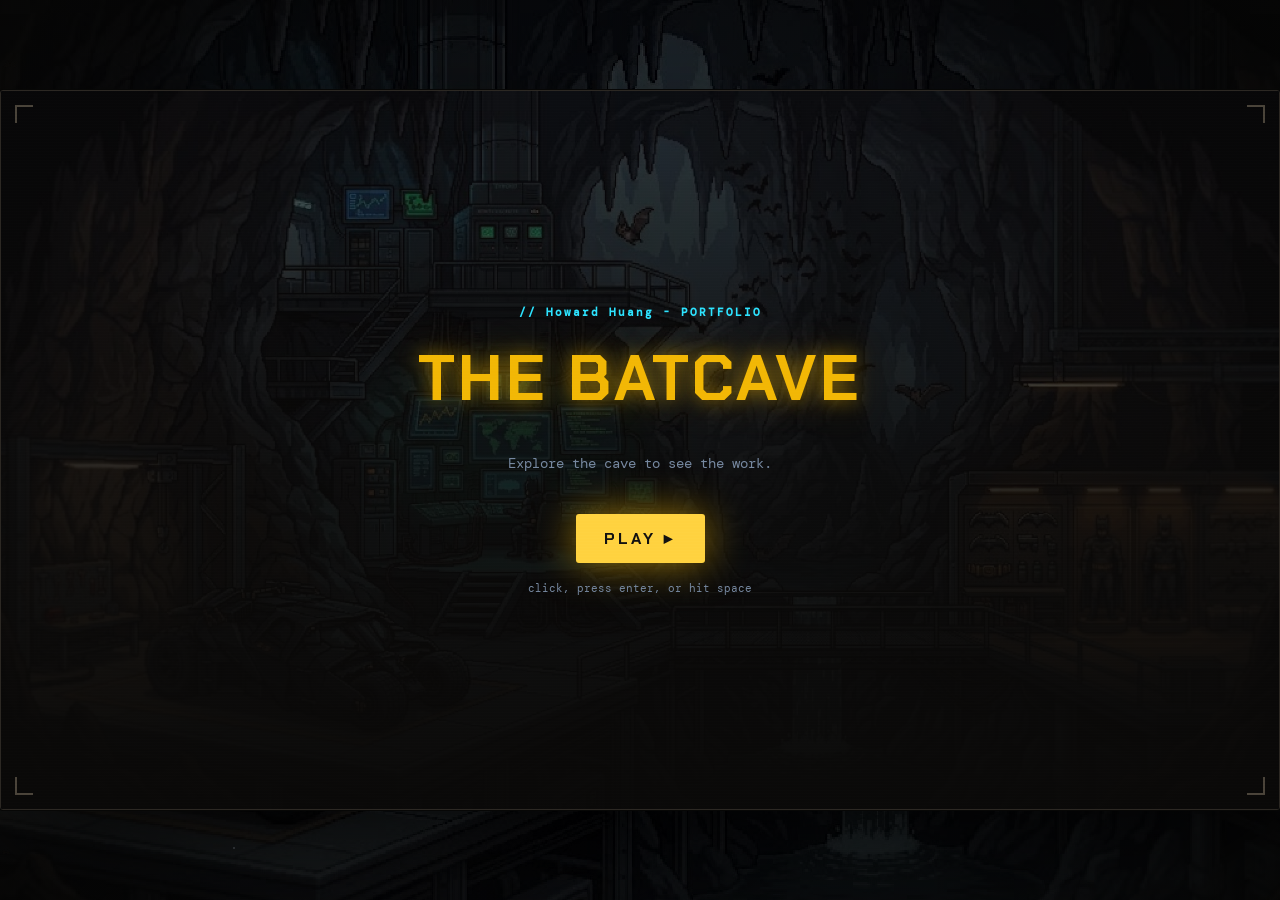
<file: batcave.html>
<!DOCTYPE html>
<html lang="en">
<head>
<meta charset="UTF-8">
<meta name="viewport" content="width=device-width, initial-scale=1.0, viewport-fit=cover">
<title>Howard Huang — Portfolio</title>
<meta name="theme-color" content="#121110">
<link rel="icon" type="image/png" sizes="32x32" href="assets/ui/favicon-32.png">
<link rel="apple-touch-icon" sizes="180x180" href="assets/ui/favicon-180.png">
<script>try{if(sessionStorage.getItem('batwipe')==='1'&&!matchMedia('(prefers-reduced-motion: reduce)').matches)document.documentElement.classList.add('bat-in')}catch(e){}</script>
<link rel="preconnect" href="https://fonts.googleapis.com">
<link href="https://fonts.googleapis.com/css2?family=Chakra+Petch:wght@500;600;700&family=DM+Mono:wght@300;400;500&display=swap" rel="stylesheet">
<style>
  :root{
    --void:#121110;
    --panel:#1A1816;
    --stone:#24211D;
    --cyan:#2de3ff;
    --cyan-dim:rgba(45,227,255,.28);
    --amber:#f2b705;
    --text:#d9e4ee;
    --text-dim:#7688a0;
    --stage-max:1400px;   /* cap the rendered size so art scales DOWN, not up */
    --font-display:'Chakra Petch', 'Arial Narrow', sans-serif;
    --font-body:'DM Mono', ui-monospace, monospace;
    --marker:#ffc233;
    --marker-soft:rgba(255,194,51,.55);
    /* how far past fit-height the pannable art is blown up on portrait
       phones. 1 = horizontal panning only; higher = vertical travel too,
       at the cost of seeing less of the cave at once. */
    --pan-zoom:1.22;
  }
  *{box-sizing:border-box;}
  html,body{margin:0;padding:0;}
  html, body{ height:100%; }
  body{
    background:var(--void);
    color:var(--text);
    font-family:var(--font-body);
    margin:0; padding:0;
    width:100vw; height:100vh; height:100dvh;
    overflow:hidden;
    display:flex; align-items:center; justify-content:center;
  }
  @media (prefers-reduced-motion: reduce){
    *{ animation:none !important; transition-duration:.01ms !important; }
  }

  /* ---------- bat cursor ---------- */
  .crt-frame, .crt-frame *{ cursor:none; }


  /* ================= ANIMATED CURSOR ================= */
  #batCursor{
    position:fixed; left:0; top:0; width:32px; height:32px;
    pointer-events:none; z-index:9999;
    opacity:0; transition:opacity .18s ease;
    will-change:transform;
  }
  #batCursor.show{ opacity:1; }
  #batCursor .sprite{
    position:absolute; inset:0; width:100%; height:100%;
    transform-origin:50% 50%;
    transition:opacity .22s ease, transform .3s cubic-bezier(.25,1.4,.4,1);
  }
  #batCursor .logo{ opacity:1; transform:scale(1) rotate(0deg); }
  #batCursor .cowl{ opacity:0; transform:scale(.5) rotate(-18deg); }
  #batCursor.hot .logo{ opacity:0; transform:scale(1.45) rotate(12deg); }
  #batCursor.hot .cowl{ opacity:1; transform:scale(1) rotate(0deg); }
  #batCursor .ring{
    position:absolute; inset:-9px; border:1px solid var(--marker); border-radius:50%;
    opacity:0; transform:scale(.5);
    transition:opacity .25s ease, transform .3s cubic-bezier(.25,1.4,.4,1);
  }
  #batCursor.hot .ring{ opacity:.55; transform:scale(1); animation:curPulse 1.5s ease-out infinite; }
  @keyframes curPulse{
    0%{ transform:scale(1); opacity:.55; }
    70%,100%{ transform:scale(1.5); opacity:0; }
  }
  #batCursor.click .logo, #batCursor.click .cowl{ transform:scale(.78); }
  @media (hover:none){ #batCursor{ display:none; } .crt-frame, .crt-frame *{ cursor:auto; } }


  /* ---------- audio ---------- */
  .audio-btn{
    position:absolute; left:42px; bottom:17px; z-index:30;
    display:flex; align-items:center; gap:8px;
    padding:0; background:none; border:none;
    font-family:var(--font-display); font-weight:700; font-size:12px; letter-spacing:2.5px;
    color:var(--cyan); opacity:.7; line-height:1;
    text-shadow:0 0 10px rgba(45,227,255,.6), 0 1px 3px #000;
    transition:opacity .15s, color .15s;
  }
  .audio-btn:hover, .audio-btn:focus-visible{ opacity:1; color:#bff4ff; outline:none; }
  .audio-btn .bars{ display:flex; align-items:flex-end; gap:2px; height:11px; }
  .audio-btn .bars i{
    width:2px; background:currentColor; height:4px;
    animation:eq .9s ease-in-out infinite;
  }
  .audio-btn .bars i:nth-child(2){ animation-delay:.15s; height:9px; }
  .audio-btn .bars i:nth-child(3){ animation-delay:.3s;  height:6px; }
  .audio-btn .bars i:nth-child(4){ animation-delay:.45s; height:11px; }
  @keyframes eq{ 0%,100%{ transform:scaleY(.4); } 50%{ transform:scaleY(1); } }
  .audio-btn.muted{ opacity:.45; }
  .audio-btn.muted .bars i{ animation:none; transform:scaleY(.35); }

  /* label alternates between the control name and the track credit */
  .audio-btn .label{
    position:relative; display:inline-block; text-align:left; white-space:nowrap;
  }
  /* invisible sizer holds the width of the longer string so nothing jumps */
  .audio-btn .sizer{ visibility:hidden; }
  .audio-btn .swap{
    position:absolute; left:0; top:50%; transform:translateY(-50%); white-space:nowrap;
  }
  .audio-btn .swap.a{ animation:labelA 13s ease-in-out infinite; }
  .audio-btn .swap.b{ animation:labelB 13s ease-in-out infinite; font-size:9px; letter-spacing:1.5px; }
  @keyframes labelA{
    0%,40%   { opacity:1; transform:translateY(-50%); }
    46%,94%  { opacity:0; transform:translateY(-50%) translateY(-4px); }
    100%     { opacity:1; transform:translateY(-50%); }
  }
  @keyframes labelB{
    0%,40%   { opacity:0; transform:translateY(-50%) translateY(4px); }
    46%,94%  { opacity:1; transform:translateY(-50%); }
    100%     { opacity:0; transform:translateY(-50%) translateY(4px); }
  }
  .audio-btn.muted .swap{ animation-play-state:paused; }
  .audio-btn.muted .swap.a{ opacity:1; }
  .audio-btn.muted .swap.b{ opacity:0; }



  /* ================= PAGE BACKDROP ================= */
  #pageBg{ position:fixed; inset:0; z-index:0; overflow:hidden; pointer-events:none; }
  .crt-frame{ z-index:1; }

  /* the current scene, blurred way out - the console appears to bleed light into the room */
  .bg-art{
    position:absolute; inset:-10%;
    background-size:cover; background-position:center;
    filter:blur(46px) saturate(.9) brightness(.7);
    transform:scale(1.14);
    opacity:.9;
    transition:background-image .5s ease, opacity .5s ease;
  }
  /* faint survey grid, drifting slowly */
  .bg-grid{
    position:absolute; inset:-60%;
    background-image:
      repeating-linear-gradient(90deg, rgba(45,227,255,.5) 0 1px, transparent 1px 90px),
      repeating-linear-gradient(0deg,  rgba(45,227,255,.5) 0 1px, transparent 1px 90px);
    opacity:.07;
    animation:bgDrift 90s linear infinite;
  }
  @keyframes bgDrift{ to{ transform:translate(90px, 90px); } }
  /* pulls the eye back to the console */
  .bg-vign{
    position:absolute; inset:0;
    background:radial-gradient(circle at 50% 46%, transparent 42%, rgba(7,7,6,.28) 74%, rgba(7,7,6,.74) 100%);
  }
  /* bats crossing the room, well behind the frame */
  .bg-bat{
    position:absolute; width:var(--size,18px); height:var(--size,18px);
    opacity:.5;
    animation:bgBatCross var(--dur,34s) linear infinite;
    animation-delay:var(--delay,0s);
  }
  .bg-bat .bob{
    width:100%; height:100%; position:relative;
    animation:batBob calc(var(--dur,34s) / 14) ease-in-out infinite,
              batBank calc(var(--dur,34s) / 10) ease-in-out infinite;
  }
  .bg-bat svg{ position:absolute; inset:0; width:100%; height:100%; fill:#070a0f; }
  .bg-bat svg.f1{ animation:flapA .38s steps(1,end) infinite; }
  .bg-bat svg.f2{ animation:flapB .38s steps(1,end) infinite; }
  @keyframes bgBatCross{
    from{ transform:translateX(var(--from,-12vw)) scaleX(var(--dir,1)); }
    to  { transform:translateX(var(--to,112vw))  scaleX(var(--dir,1)); }
  }
  /* slow motes in the air of the room */
  .bg-dust{
    position:absolute; width:2px; height:2px; border-radius:50%;
    background:rgba(160,200,225,.5);
    animation:dustDrift var(--dur,22s) linear infinite;
    animation-delay:var(--delay,0s);
  }
  @media (prefers-reduced-motion: reduce){
    .bg-grid, .bg-bat, .bg-dust{ animation:none; }
    .bg-bat, .bg-dust{ display:none; }
  }




  /* ---------- hover previews inside a readout ---------- */
  .entry .preview{
    display:grid; grid-template-columns:1fr 1fr; gap:8px;
    margin:0 0 0 16px; max-height:0; opacity:0; overflow:hidden;
    transition:max-height .32s ease, opacity .24s ease, margin-top .32s ease;
  }
  .entry:hover .preview, .entry:focus-within .preview{ max-height:220px; opacity:1; margin-top:10px; }
  .entry .preview img,
  .entry .preview video{
    display:block; width:100%; aspect-ratio:16/10; object-fit:cover;
    border:1px solid rgba(125,236,255,.28); border-radius:2px;
    background:#1A1816;
  }
  /* projects are clickable */
  .entry.is-case{ cursor:none; }
  .entry.is-case h3{ transition:color .15s; }
  .entry.is-case:hover h3{ color:var(--marker); }
  .entry .cta{
    display:inline-block; margin:6px 0 0 16px;
    font-family:var(--font-display); font-weight:700; font-size:10px; letter-spacing:2px;
    color:var(--marker); opacity:.75; transition:opacity .15s, transform .15s;
  }
  .entry.is-case:hover .cta{ opacity:1; transform:translateX(3px); }


  /* company logo chip on an entry heading */
  .entry h3.has-logo::before{ display:none; }
  .entry h3 .logo{
    width:22px; height:22px; flex:none;
    object-fit:cover; border-radius:4px;
    border:1px solid rgba(125,236,255,.3);
    background:#1A1816;
    transform:translateY(3px);
    transition:border-color .18s, box-shadow .18s;
  }
  .entry:hover h3 .logo{
    border-color:var(--marker);
    box-shadow:0 0 10px rgba(255,194,51,.5);
  }
  @media (max-width:900px){ .entry h3 .logo{ width:19px; height:19px; transform:translateY(2px); } }


  /* ---------- rotating belt of skill chips ---------- */
  .belt{
    position:relative; overflow:hidden;
    margin:12px 0 6px; padding:4px 0 6px;
    -webkit-mask-image:linear-gradient(90deg, transparent, #000 6%, #000 94%, transparent);
            mask-image:linear-gradient(90deg, transparent, #000 6%, #000 94%, transparent);
  }
  .belt-track{
    display:flex; gap:9px; width:max-content;
    animation:beltRun var(--speed,34s) linear infinite;
  }
  .belt:hover .belt-track{ animation-play-state:paused; }
  @keyframes beltRun{ from{ transform:translateX(0); } to{ transform:translateX(-50%); } }

  .chip{
    display:flex; align-items:center; gap:8px; flex:none;
    padding:8px 13px; border-radius:999px;
    background:rgba(32,30,27,.82);
    border:1px solid rgba(125,236,255,.16);
    font-family:var(--font-body); font-size:11.5px; letter-spacing:.3px;
    color:#cfe9e3; white-space:nowrap;
    transition:transform .25s cubic-bezier(.2,.8,.3,1), border-color .25s, background .25s, box-shadow .25s, color .25s;
  }
  .chip .dot{
    width:9px; height:9px; border-radius:50%; flex:none;
    background:currentColor; opacity:.85;
    transition:box-shadow .25s, transform .25s;
  }
  .chip:hover{
    transform:translateY(-4px) scale(1.06);
    background:rgba(36,33,29,.95);
    border-color:currentColor;
    color:#f2fffb;
    box-shadow:0 6px 20px -6px rgba(0,0,0,.7);
  }
  .chip:hover .dot{ transform:scale(1.25); box-shadow:0 0 12px 2px currentColor; }

  /* wider cards for certifications */
  .chip.cert{ padding:10px 15px; border-radius:8px; gap:11px; }
  .chip.cert .body{ display:flex; flex-direction:column; gap:2px; }
  .chip.cert b{ font-weight:500; color:#eafcff; font-size:11.5px; }
  .chip.cert span.by{ font-size:10px; color:rgba(150,214,209,.75); }
  .chip.cert .seal{
    width:20px; height:20px; flex:none; border-radius:50%;
    border:1.5px solid currentColor; position:relative;
    transition:box-shadow .25s, transform .25s;
  }
  .chip.cert .seal::after{
    content:""; position:absolute; left:50%; top:50%;
    width:6px; height:3px; margin:-3px 0 0 -3px;
    border-left:1.5px solid currentColor; border-bottom:1.5px solid currentColor;
    transform:rotate(-45deg);
  }
  .chip.cert:hover .seal{ transform:scale(1.12); box-shadow:0 0 14px 1px currentColor; }

  @media (prefers-reduced-motion: reduce){
    .belt-track{ animation:none; flex-wrap:wrap; width:auto; }
  }
  @media (max-width:900px){
    .chip{ font-size:10.5px; padding:7px 11px; }
    .chip.cert b{ font-size:10.5px; }
  }


  /* ---------- project entries ---------- */
  .entry.is-case{
    position:relative;
    padding:0; border:none; border-radius:0;
    background:none;
    border-top:1px solid rgba(125,236,255,.16);
    padding-top:14px; margin-top:14px;
    transition:none;
  }
  .entry.is-case:hover, .entry.is-case:focus-visible{
    transform:none; background:none; box-shadow:none;
    border-color:rgba(125,236,255,.16); outline:none;
  }

  /* tech tags stay as quiet text, not chips */
  .entry .taglist{ display:flex; flex-wrap:wrap; gap:0; margin:6px 0 0 16px; }
  .entry .taglist span{
    font-family:var(--font-body); font-size:11px; letter-spacing:.2px;
    color:rgba(150,214,209,.85);
    background:none; border:none; border-radius:0; padding:0;
  }
  .entry .taglist span + span::before{
    content:"\00b7"; margin:0 7px; color:rgba(150,214,209,.45);
  }
  .entry.is-case:hover .taglist span{ color:rgba(150,214,209,.85); background:none; border:none; }

  /* previews: no rounding, no push-in */
  .entry .preview img, .entry .preview video{ border-radius:2px; transition:none; }
  .entry.is-case:hover .preview img{ transform:none; }

  /* plain amber link rather than a button */
  .entry .cta{
    display:inline-block; margin:10px 0 0 16px; padding:0;
    border:none; border-radius:0; background:none;
    font-family:var(--font-display); font-weight:700; font-size:10px; letter-spacing:2px;
    color:var(--marker); opacity:.75;
    transition:opacity .15s, transform .15s;
  }
  .entry.is-case:hover .cta{
    background:none; border:none; color:var(--marker);
    opacity:1; transform:translateX(3px); box-shadow:none;
  }

  /* ---------- work in progress ---------- */
  .entry.is-wip h3{ align-items:center; }
  .wip-badge{
    margin-left:10px; padding:3px 8px; border-radius:999px;
    border:1px solid rgba(255,194,51,.4);
    font-family:var(--font-display); font-weight:700; font-size:8px; letter-spacing:1.6px;
    color:var(--marker); opacity:.85; white-space:nowrap;
  }
  .wip-note{
    display:inline-block; margin:10px 0 0 16px;
    font-family:var(--font-body); font-size:11px; letter-spacing:.2px;
    color:rgba(150,214,209,.7);
  }
  .entry.is-wip .preview img,
  .entry.is-wip .preview video{ filter:saturate(.75) brightness(.9); }

  /* the follow cursor announces the state instead of a tooltip */
  #batCursor .cur-label{
    position:absolute; left:26px; top:50%; transform:translateY(-50%);
    padding:5px 10px; border-radius:3px; white-space:nowrap;
    background:rgba(22,20,18,.94); border:1px solid rgba(255,194,51,.5);
    font-family:var(--font-display); font-weight:700; font-size:8px; letter-spacing:1.6px;
    color:var(--marker);
    opacity:0; transition:opacity .18s ease;
  }
  #batCursor.wip .cur-label{ opacity:1; }
  #batCursor.wip .logo{ opacity:0; }
  #batCursor.wip .cowl{ opacity:1; transform:scale(.85) rotate(0deg); }
  #batCursor.wip .ring{ opacity:0; }
  @media (max-width:900px){ .wip-badge{ font-size:7.5px; letter-spacing:1.2px; } }

  /* ---------- case study view ---------- */
  .case-view{
    position:absolute; left:50%; top:50%;
    transform:translate(-50%,-50%) scale(.96);
    width:min(76%, 1080px); height:min(88%, 720px);
    z-index:38; opacity:0; pointer-events:none;
    border-style:solid; border-width:clamp(14px,1.6vw,24px);
    border-image:url("assets/ui/screen-frame.png") 88 fill stretch;
    transition:opacity .3s ease, transform .3s cubic-bezier(.2,.7,.3,1);
  }
  .case-view.open{ opacity:1; transform:translate(-50%,-50%) scale(1); pointer-events:auto; }
  .case-view::before{
    content:""; position:absolute; inset:0; z-index:0; pointer-events:none;
    background:
      radial-gradient(130% 95% at 50% -10%, rgba(64,58,50,.5), transparent 62%),
      linear-gradient(180deg, rgba(30,28,25,.9) 0%, rgba(18,17,16,.96) 100%);
  }
  .case-view::after{
    content:""; position:absolute; inset:0; pointer-events:none; z-index:3;
    background:repeating-linear-gradient(180deg, rgba(0,0,0,.20) 0 1px, transparent 1px 3px);
  }
  .case-inner{
    position:absolute; inset:0; z-index:1; overflow-y:auto;
    padding:22px 26px 26px;
    scrollbar-width:thin; scrollbar-color:rgba(125,236,255,.35) transparent;
  }
  .case-inner::-webkit-scrollbar{ width:7px; }
  .case-inner::-webkit-scrollbar-thumb{ background:rgba(125,236,255,.32); border-radius:4px; }
  .case-inner h2{
    font-family:var(--font-display); font-weight:700; font-size:22px; letter-spacing:1px;
    color:#7df0ff; margin:0 0 6px; padding-right:80px;
    text-shadow:0 0 14px rgba(125,240,255,.5);
  }
  .case-inner .kicker{
    font-family:var(--font-body); font-size:12px; letter-spacing:.4px;
    color:rgba(150,214,209,.85); margin:0 0 22px; display:block;
  }

  /* challenge / solution pair */
  .case-brief{ display:grid; grid-template-columns:1fr 1fr; gap:22px; margin:0 0 22px; }
  .case-brief div span,
  .case-facts div span,
  .case-eyebrow{
    display:block; font-family:var(--font-display); font-weight:600;
    font-size:8.5px; letter-spacing:2.2px; text-transform:uppercase;
    color:rgba(140,205,200,.62); margin-bottom:6px;
  }
  .case-brief div p{ margin:0; padding:0; font-size:12.5px; line-height:1.7; color:#cfe9e3; }

  .case-facts{
    display:grid; grid-template-columns:repeat(auto-fit, minmax(110px,1fr)); gap:18px;
    border:none; padding:0; margin:0 0 30px;
  }
  .case-facts div p{ margin:0; font-family:var(--font-body); font-size:12px; line-height:1.65; color:#cfe9e3; }

  /* numbered phase row */
  .case-process{
    display:grid; grid-template-columns:repeat(auto-fit, minmax(92px,1fr)); gap:14px;
    border-top:1px solid rgba(125,236,255,.14); padding:22px 0 4px; margin:0 0 8px;
  }
  .case-process .ph b{
    display:flex; align-items:center; justify-content:center;
    width:22px; height:22px; border-radius:50%;
    border:1px solid rgba(255,194,51,.6); color:var(--marker);
    font-family:var(--font-display); font-weight:700; font-size:9px; margin:0 auto 8px;
  }
  .case-process .ph{ text-align:center; }
  .case-process .ph strong{
    display:block; font-family:var(--font-display); font-weight:600; font-size:9.5px;
    letter-spacing:1.2px; color:#e9fbff; margin-bottom:6px; text-transform:uppercase;
  }
  .case-process .ph i{
    display:block; font-style:normal; font-family:var(--font-body); font-size:10.5px;
    line-height:1.7; color:rgba(150,214,209,.75);
  }

  /* one section: eyebrow, heading, rule, then airy body */
  .case-sec{ border-top:1px solid rgba(125,236,255,.14); margin-top:30px; padding-top:20px; }
  .case-inner h3{
    display:block; font-family:var(--font-display); font-weight:600; font-size:16px;
    letter-spacing:.4px; text-transform:none; color:#eafcff; margin:0 0 14px;
  }
  .case-inner h3::before{ content:none; }
  .case-inner p{
    font-family:var(--font-body); font-size:12.5px; line-height:1.75;
    color:#cfe9e3; margin:0 0 12px; padding-left:0; max-width:64ch;
  }
  .case-inner ul{ margin:0 0 12px; padding-left:18px; max-width:64ch; }
  .case-inner li{
    font-family:var(--font-body); font-size:12.5px; line-height:1.75;
    color:#cfe9e3; margin-bottom:8px;
  }
  .case-inner li b, .case-inner p b{ color:#eafcff; font-weight:500; }

  .case-shots{ display:grid; grid-template-columns:1fr 1fr; gap:12px; margin:16px 0 6px; }
  .case-shots img{
    display:block; width:100%; aspect-ratio:16/10; object-fit:cover;
    border:1px solid rgba(125,236,255,.2); border-radius:2px;
  }
  .case-fig{ margin:16px 0 6px; }
  .case-fig img{
    display:block; width:100%; border:1px solid rgba(125,236,255,.2); border-radius:2px;
  }
  .case-fig figcaption{
    font-family:var(--font-body); font-size:10.5px; letter-spacing:.3px;
    color:rgba(150,214,209,.7); margin-top:7px;
  }

  .case-fig.two{ display:grid; grid-template-columns:1fr 1fr; gap:12px; }
  .case-fig.two figcaption{ grid-column:1 / -1; }
  @media (max-width:900px){ .case-fig.two{ grid-template-columns:1fr; } }

  .case-quote{
    margin:16px 0; padding:14px 18px;
    border-left:2px solid var(--marker); background:rgba(255,194,51,.06);
    font-family:var(--font-body); font-size:13px; line-height:1.7; color:#f0fff9;
    max-width:64ch;
  }

  @media (max-width:900px){
    .case-inner h2{ font-size:16px; padding-right:66px; }
    .case-inner h3{ font-size:13px; }
    .case-brief{ grid-template-columns:1fr; gap:14px; }
    .case-facts{ grid-template-columns:1fr 1fr; gap:12px; margin-bottom:20px; }
    .case-process{ grid-template-columns:repeat(auto-fit, minmax(74px,1fr)); gap:10px; }
    .case-inner p, .case-inner li{ font-size:11.5px; }
    .case-shots{ grid-template-columns:1fr; }
    .case-sec{ margin-top:22px; padding-top:16px; }
  }
  .case-close{
    position:absolute; top:14px; right:16px; z-index:4;
    display:flex; align-items:center; gap:7px;
    padding:0; background:none; border:none;
    font-family:var(--font-display); font-weight:700; font-size:12px; letter-spacing:2.5px;
    color:var(--marker); opacity:.9; line-height:1;
    text-shadow:0 0 10px rgba(255,194,51,.6);
  }
  .case-close:hover{ opacity:1; color:#ffe28a; }
  .case-close .x{ position:relative; display:inline-block; width:9px; height:9px; flex:none; }
  .case-close .x::before, .case-close .x::after{
    content:""; position:absolute; left:0; top:4px; width:100%; height:2px; background:currentColor;
  }
  .case-close .x::before{ transform:rotate(45deg); }
  .case-close .x::after{ transform:rotate(-45deg); }

  @media (hover:none){
    /* no hover on touch, so previews stay open */
    .entry .preview{ max-height:220px; opacity:1; margin-top:10px; }
  }
  @media (max-width:900px){
    .case-view{ width:94%; height:min(88%,640px); border-width:clamp(10px,2.6vw,18px); }
    .case-inner{ padding:15px 16px 20px; }
    .case-inner h2{ font-size:15px; padding-right:66px; }
    .case-inner .kicker{ font-size:9.5px; }
    .case-facts{ grid-template-columns:1fr; gap:8px; }
    .case-inner h3{ font-size:11.5px; }
    .case-inner p, .case-inner li{ font-size:11.5px; }
    .case-shots{ grid-template-columns:1fr; }
    .case-close{ font-size:10px; padding:10px; margin:-10px; }
    .entry .preview{ grid-template-columns:1fr; max-height:none; }
  }


  /* ================= DIALOGUE BOX ================= */
  #dialogue{
    position:absolute; right:18px; bottom:18px; z-index:28;
    width:min(38%, 380px);
    background:rgba(22,20,18,.93);
    border:1px solid var(--cyan-dim);
    border-radius:3px;
    padding:13px 15px 12px;
    box-shadow:0 14px 40px -18px #000, inset 0 0 0 1px rgba(45,227,255,.05);
    opacity:0; transform:translateY(10px);
    pointer-events:none;
    transition:opacity .3s ease, transform .3s cubic-bezier(.2,.8,.3,1);
  }
  #dialogue.show{ opacity:1; transform:translateY(0); pointer-events:auto; }
  .stage.popup-open #dialogue{ opacity:0; pointer-events:none; }
  /* HUD corner ticks */
  #dialogue::before, #dialogue::after{
    content:""; position:absolute; width:9px; height:9px;
    border:1px solid var(--cyan); opacity:.7;
  }
  #dialogue::before{ top:-1px; left:-1px; border-right:none; border-bottom:none; }
  #dialogue::after{ bottom:-1px; right:-1px; border-left:none; border-top:none; }

  .dlg-head{ display:flex; align-items:center; gap:8px; margin-bottom:8px; }
  .dlg-bat{ width:15px; height:9px; fill:var(--cyan); flex:none; opacity:.9; }
  .dlg-name{
    font-family:var(--font-display); font-weight:700; font-size:9px; letter-spacing:2px;
    color:var(--cyan); text-shadow:0 0 10px rgba(45,227,255,.5);
  }
  .dlg-close{
    margin-left:auto; background:none; border:none; padding:0;
    font-family:var(--font-display); font-weight:700; font-size:8.5px; letter-spacing:1.5px;
    color:rgba(150,214,209,.6);
  }
  .dlg-close:hover{ color:var(--cyan); }
  .dlg-text{
    font-family:var(--font-body); font-size:12px; line-height:1.65;
    color:#d6efe9; min-height:3.3em;
  }
  .dlg-text .caret{
    display:inline-block; width:6px; height:12px; margin-left:1px;
    background:var(--cyan); vertical-align:-2px;
    animation:dlgCaret .8s steps(1,end) infinite;
  }
  @keyframes dlgCaret{ 0%,50%{opacity:1} 51%,100%{opacity:0} }
  .dlg-foot{ display:flex; align-items:center; justify-content:space-between; margin-top:9px; }
  .dlg-hint{
    font-family:var(--font-body); font-size:10px; letter-spacing:.4px;
    color:rgba(150,214,209,.55);
  }
  .dlg-next{
    font-family:var(--font-display); font-weight:700; font-size:9px; letter-spacing:1.5px;
    color:var(--marker); background:none; border:none; padding:0;
    opacity:0; transition:opacity .2s;
  }
  .dlg-next.ready{ opacity:1; animation:dlgBob 1.1s ease-in-out infinite; }
  @keyframes dlgBob{ 0%,100%{ transform:translateX(0); } 50%{ transform:translateX(3px); } }

  /* re-open tab once dismissed */
  .dlg-reopen{
    position:absolute; right:18px; bottom:18px; z-index:27;
    display:none; align-items:center; gap:7px;
    padding:8px 12px; border:1px solid var(--cyan-dim); border-radius:3px;
    background:rgba(22,20,18,.9);
    font-family:var(--font-display); font-weight:700; font-size:8.5px; letter-spacing:1.6px;
    color:var(--cyan); opacity:.75;
  }
  .dlg-reopen.show{ display:flex; }
  .dlg-reopen:hover{ opacity:1; }

  @media (max-width:900px){
    #dialogue{ right:12px; left:12px; bottom:12px; width:auto; padding:11px 12px 10px; }
    .dlg-text{ font-size:11px; min-height:3.4em; }
    .dlg-reopen{ right:12px; bottom:12px; }
  }
  @media (max-width:900px) and (orientation:portrait){
    /* moved into the portrait block at the end of this stylesheet */
  }

  /* ---------- outer frame ---------- */
  .crt-frame{
    position:relative;
    /* whichever is smallest: the cap, the viewport width, or what the height allows */
    width:min(var(--stage-max), 100vw, calc(100vh * 16 / 9));
    aspect-ratio:16 / 9;
    height:auto; max-height:100vh;
    border:1px solid var(--cyan-dim); border-radius:3px;
    background:var(--void);
    box-shadow:0 0 0 1px #000, 0 40px 120px -40px rgba(45,227,255,.18);
    overflow:hidden;
  }
  .crt-frame::after{
    content:"";
    position:absolute; inset:0;
    background:repeating-linear-gradient(
      to bottom,
      rgba(255,255,255,0.025) 0px,
      rgba(255,255,255,0.025) 1px,
      transparent 1px,
      transparent 3px
    );
    pointer-events:none;
    mix-blend-mode:overlay;
    z-index:99;
  }
  .corner{
    position:absolute; width:18px; height:18px;
    border:2px solid var(--cyan); opacity:.55; z-index:98;
    pointer-events:none;
  }
  .corner.tl{top:14px;left:14px;border-right:none;border-bottom:none;}
  .corner.tr{top:14px;right:14px;border-left:none;border-bottom:none;}
  .corner.bl{bottom:14px;left:14px;border-right:none;border-top:none;}
  .corner.br{bottom:14px;right:14px;border-left:none;border-top:none;}






  .back-btn{
    position:absolute; top:clamp(16px,2.2vh,30px); right:clamp(18px,1.8vw,36px); z-index:30;
    display:none; align-items:center; gap:7px;
    padding:0; background:none; border:none;
    font-family:var(--font-display); font-weight:700; font-size:13px; letter-spacing:2.5px; line-height:1;
    color:var(--cyan); opacity:.85;
    text-shadow:0 0 10px rgba(45,227,255,.75), 0 1px 3px #000;
    transition:opacity .15s, color .15s, transform .15s;
  }
  .back-btn:hover, .back-btn:focus-visible{
    opacity:1; color:#bff4ff; transform:translateX(2px); outline:none;
  }

  /* ---------- stage ---------- */
  .stage{
    position:relative;
    width:100%; height:100%;
    overflow:hidden; background:var(--void);
  }
  .scene{
    position:absolute; inset:0; opacity:0; pointer-events:none; z-index:1;
  }
  .scene.active{ opacity:1; pointer-events:auto; z-index:2; }

  /* parallax wrapper: art + hotspots move together so they stay aligned */
  .parallax{
    position:absolute; inset:0;
    transform:scale(1.035);
    transition:transform .45s cubic-bezier(.2,.7,.3,1);
    will-change:transform;
  }
  .parallax.tracking{ transition:transform .12s linear; }

  #fadeOverlay{
    position:absolute; inset:0; background:#000;
    opacity:0; pointer-events:none;
    transition:opacity .35s ease;
    z-index:42;
  }
  #fadeOverlay.active{ opacity:1; }

  /* ---------- art ---------- */
  .art{
    image-rendering:auto;
    position:absolute; inset:0;
    background-size:cover; background-position:center;
    background-color:var(--stone);
  }
  .art::before{
    content:""; position:absolute; inset:0;
    background-image:
      repeating-linear-gradient(90deg, var(--cyan-dim) 0 1px, transparent 1px 64px),
      repeating-linear-gradient(0deg, var(--cyan-dim) 0 1px, transparent 1px 64px);
    opacity:.05;
  }
  /* vignette that deepens toward edges, keeps focus centered */
  .vignette{
    position:absolute; inset:0; pointer-events:none; z-index:4;
    background:radial-gradient(120% 100% at 50% 45%, transparent 45%, rgba(10,9,8,.55) 100%);
  }

  /* ---------- overview hotspots ---------- */
  .title-plate{
    position:absolute; top:clamp(18px,2.4vh,34px); left:50%; transform:translateX(-50%);
    font-family:var(--font-display); font-weight:700; font-size:14px; letter-spacing:3px;
    color:var(--amber); text-shadow:0 0 12px rgba(242,183,5,.4);
    z-index:6;
  }
  .hotspot{
    position:absolute; border:none; background:transparent; padding:0; margin:0;
    -webkit-tap-highlight-color:transparent; z-index:5;
  }
  /* resting glow: a soft breathing pool of light so each section reads as "alive" */
  .hotspot-glow{
    position:absolute; inset:-6%;
    border-radius:12px;
    background:radial-gradient(60% 60% at 50% 50%, rgba(45,227,255,.20), transparent 70%);
    opacity:.5;
    animation:breathe 3.6s ease-in-out infinite;
    animation-delay:var(--delay, 0s);
    pointer-events:none;
    transition:opacity .25s;
  }
  @keyframes breathe{
    0%,100%{ opacity:.28; transform:scale(.97); }
    50%    { opacity:.62; transform:scale(1.02); }
  }
  .hotspot-frame{
    position:absolute; inset:0;
    border:2px solid transparent; border-radius:4px;
    transition:border-color .2s, box-shadow .2s, background .2s;
  }
  .hotspot-frame::before, .hotspot-frame::after{
    content:""; position:absolute; width:16px; height:16px;
    border:2px solid var(--cyan); opacity:0; transition:opacity .2s;
  }
  .hotspot-frame::before{top:-2px;left:-2px;border-right:none;border-bottom:none;}
  .hotspot-frame::after{bottom:-2px;right:-2px;border-left:none;border-top:none;}
  /* pulsing locator ring at the center of each section */
  .hotspot-ping{
    position:absolute; top:50%; left:50%; width:14px; height:14px; margin:-7px 0 0 -7px;
    border-radius:50%; background:var(--cyan);
    box-shadow:0 0 12px var(--cyan);
    pointer-events:none;
    transition:opacity .2s;
  }
  .hotspot-ping::after{
    content:""; position:absolute; inset:0; border-radius:50%;
    border:2px solid var(--cyan);
    animation:ping 2.2s ease-out infinite;
    animation-delay:var(--delay, 0s);
  }
  @keyframes ping{
    0%  { transform:scale(1);   opacity:.9; }
    100%{ transform:scale(3.4); opacity:0; }
  }
  .hotspot-label{
    position:absolute; bottom:-30px; left:50%; transform:translateX(-50%);
    font-family:var(--font-display); font-weight:700; font-size:12px; letter-spacing:2.5px;
    color:var(--cyan); white-space:nowrap; text-shadow:0 0 10px rgba(45,227,255,.7);
    opacity:0; transition:opacity .2s, transform .2s; pointer-events:none;
  }
  .hotspot:hover .hotspot-frame,
  .hotspot:focus-visible .hotspot-frame{
    border-color:rgba(45,227,255,.5);
    background:rgba(45,227,255,.10);
    box-shadow:0 0 40px rgba(45,227,255,.35) inset, 0 0 26px rgba(45,227,255,.28);
  }
  .hotspot:hover .hotspot-frame::before,
  .hotspot:hover .hotspot-frame::after,
  .hotspot:focus-visible .hotspot-frame::before,
  .hotspot:focus-visible .hotspot-frame::after{ opacity:1; }
  .hotspot:hover .hotspot-glow,
  .hotspot:focus-visible .hotspot-glow{ opacity:1; animation-play-state:paused; }
  .hotspot:hover .hotspot-ping,
  .hotspot:focus-visible .hotspot-ping{ opacity:0; }
  .hotspot:hover .hotspot-label,
  .hotspot:focus-visible .hotspot-label{ opacity:1; transform:translateX(-50%) translateY(-4px); }
  .hotspot:focus-visible{ outline:none; }
  /* dim the siblings so the hovered section pops */
  .scene[data-scene="overview"]:has(.hotspot:hover) .hotspot:not(:hover) .hotspot-glow{ opacity:.12; }


  /* ================= SHAPED HOVER ZONES ================= */
  .zones{ position:absolute; inset:0; z-index:5; width:100%; height:100%; overflow:visible; }
  .zone, .zone *{ cursor:none; }
  .zone:focus{ outline:none; }

  /* invisible catcher so the whole area is hoverable, never drawn */
  .zone .hit{ fill:transparent; stroke:none; pointer-events:all; }

  /* the imported guide stroke — an open line, no enclosing shape */
  .zone .line{
    fill:none;
    stroke:rgba(45,227,255,.45);
    stroke-width:2;
    stroke-linecap:round;
    stroke-linejoin:round;
    vector-effect:non-scaling-stroke;
    pointer-events:none;
    transition:stroke .22s, stroke-width .22s, filter .22s;
    animation:zoneBreathe 4.2s ease-in-out infinite;
    animation-delay:var(--delay,0s);
  }
  @keyframes zoneBreathe{ 0%,100%{ stroke-opacity:.4; } 50%{ stroke-opacity:.85; } }

  .zone:hover .line, .zone:focus-visible .line{
    stroke:var(--cyan);
    stroke-opacity:1;
    stroke-width:3;
    animation:none;
    filter:drop-shadow(0 0 7px rgba(45,227,255,.95));
  }

  .zone .dot{ fill:var(--cyan); pointer-events:none; transition:opacity .2s; }
  .zone .ping{
    fill:none; stroke:var(--cyan); stroke-width:1.5;
    vector-effect:non-scaling-stroke; pointer-events:none;
    transform-box:fill-box; transform-origin:center;
    animation:zonePing 2.6s ease-out infinite;
    animation-delay:var(--delay,0s);
    transition:opacity .2s;
  }
  @keyframes zonePing{ 0%{ transform:scale(.4); opacity:.85; } 100%{ transform:scale(1.7); opacity:0; } }
  .zone:hover .ping, .zone:focus-visible .ping,
  .zone:hover .dot,  .zone:focus-visible .dot{ opacity:0; }

  .zones:hover .zone:not(:hover) .line{ stroke-opacity:.12; }

  .zone-label{
    position:absolute; z-index:6; pointer-events:none;
    transform:translate(-50%,-50%);
    font-family:var(--font-display); font-weight:700; font-size:13px; letter-spacing:3px;
    color:var(--cyan); white-space:nowrap; text-transform:uppercase;
    text-shadow:0 0 10px rgba(45,227,255,.8), 0 1px 3px #000;
    opacity:0; transition:opacity .2s;
  }
  .zone-label.show{ opacity:1; }


  /* --- blue circle markers: drill into a closer view --- */
  .zone .ring{
    fill:rgba(255,194,51,.05);
    stroke:var(--marker); stroke-width:1.25;
    stroke-linecap:square; stroke-linejoin:miter;
    vector-effect:non-scaling-stroke; pointer-events:none;
    transition:stroke .22s, stroke-width .22s, fill .22s, filter .22s;
    animation:ringBreathe 3.6s ease-in-out infinite;
    animation-delay:var(--delay,0s);
  }
  @keyframes ringBreathe{ 0%,100%{ stroke-opacity:.5; } 50%{ stroke-opacity:1; } }

  /* soft blue pulsing light marking the spot */
  .zone .orbGlow{
    fill:var(--marker); pointer-events:none;
    transform-box:fill-box; transform-origin:center;
    animation:orbHalo 2.1s ease-in-out infinite;
    animation-delay:var(--delay,0s);
    transition:opacity .2s;
  }
  @keyframes orbHalo{
    0%,100%{ transform:scale(.7);  opacity:.22; }
    50%    { transform:scale(1.15); opacity:.5;  }
  }
  .zone .orbDot{
    fill:#fff3cf; pointer-events:none;
    filter:drop-shadow(0 0 5px var(--marker)) drop-shadow(0 0 12px var(--marker-soft));
    transform-box:fill-box; transform-origin:center;
    animation:orbCore 2.1s ease-in-out infinite;
    animation-delay:var(--delay,0s);
    transition:opacity .2s;
  }
  @keyframes orbCore{
    0%,100%{ transform:scale(.85); opacity:.85; }
    50%    { transform:scale(1.1);  opacity:1;   }
  }
  .zone .orbPing{
    fill:none; stroke:var(--marker); stroke-width:1;
    vector-effect:non-scaling-stroke; pointer-events:none;
    transform-box:fill-box; transform-origin:center;
    animation:zonePing 2.8s ease-out infinite;
    animation-delay:var(--delay,0s);
    transition:opacity .2s;
  }
  .zone:hover .ring, .zone:focus-visible .ring{
    stroke:#ffdd80; stroke-width:1.75;
    fill:rgba(255,194,51,.14);
    stroke-opacity:1; animation:none;
    filter:drop-shadow(0 0 9px rgba(255,194,51,.95));
  }
  .zone:hover .orbGlow, .zone:focus-visible .orbGlow{ opacity:.75; }
  .zone:hover .orbDot,  .zone:focus-visible .orbDot{ opacity:1; }
  .zone:hover .orbPing, .zone:focus-visible .orbPing{ opacity:0; }
  .zone-label.blue{ color:#ffdd80; text-shadow:0 0 10px rgba(255,194,51,.85), 0 1px 3px #000; }


  /* ================= SCREEN POPUP ================= */
  .screen-popup{
    position:absolute; z-index:34;
    left:50%; top:50%;
    width:min(64%, 860px); height:min(78%, 620px);
    transform:translate(-50%,-50%) scale(.94);
    opacity:0; pointer-events:none;
    border-style:solid; border-width:clamp(18px, 1.9vw, 30px);
    border-image:url("assets/ui/screen-frame.png") 88 fill stretch;
    image-rendering:pixelated;
    transition:opacity .3s ease, transform .3s cubic-bezier(.2,.7,.3,1);
  }
  .screen-popup.open{ opacity:1; transform:translate(-50%,-50%) scale(1); pointer-events:auto; }
  /* the frame's middle is flat teal - darken it into a real display */
  .screen-popup::before{
    content:""; position:absolute; inset:0; z-index:0; pointer-events:none;
    background:
      radial-gradient(130% 95% at 50% -10%, rgba(64,58,50,.55), transparent 62%),
      linear-gradient(180deg, rgba(30,28,25,.86) 0%, rgba(18,17,16,.94) 100%);
  }
  .screen-popup::after{
    content:""; position:absolute; inset:0; pointer-events:none; z-index:3;
    background:repeating-linear-gradient(180deg,
      rgba(0,0,0,.20) 0 1px, transparent 1px 3px);
  }

  .screen-inner{
    position:absolute; inset:0; z-index:1;
    padding:20px 24px 24px; overflow-y:auto;
    image-rendering:auto;
    scrollbar-width:thin; scrollbar-color:rgba(125,236,255,.35) transparent;
  }
  .screen-inner::-webkit-scrollbar{ width:7px; }
  .screen-inner::-webkit-scrollbar-thumb{ background:rgba(125,236,255,.32); border-radius:4px; }

  .screen-inner h2{
    font-family:var(--font-display); font-weight:700; font-size:19px; letter-spacing:1.5px;
    color:#7df0ff; margin:0 0 7px; padding-right:76px;
    text-shadow:0 0 14px rgba(125,240,255,.55);
  }
  .screen-inner .flavor{
    display:block; font-family:var(--font-body); font-size:11px; font-weight:400; letter-spacing:1px;
    color:rgba(140,205,200,.8); margin:0;
    text-transform:uppercase;
  }

  .screen-inner .entry{
    border-top:1px solid rgba(125,236,255,.16);
    padding:14px 0 0; margin:14px 0 0;
  }
  .screen-inner .entry:first-of-type{
    margin-top:18px; border-top:1px solid rgba(125,236,255,.32);
  }
  .screen-inner h3{
    font-family:var(--font-display); font-weight:600; font-size:14px; line-height:1.45; letter-spacing:1.2px; text-transform:uppercase;
    color:#e9fbff; margin:0 0 6px;
    display:flex; align-items:baseline; gap:10px;
    text-shadow:0 0 10px rgba(160,240,255,.3);
  }
  .screen-inner h3::before{
    content:""; width:6px; height:6px; flex:none;
    background:var(--marker); transform:translateY(-1px);
    box-shadow:0 0 8px rgba(255,194,51,.85);
  }
  .screen-inner .meta{
    font-family:var(--font-body); font-size:12px; letter-spacing:.2px;
    color:rgba(150,214,209,.9); margin:0 0 4px; padding-left:16px;
  }
  .screen-inner p{
    overflow-wrap:break-word; hyphens:auto;
    font-family:var(--font-body); font-size:13.5px; line-height:1.7;
    color:#d3efe9; margin:0 0 8px; padding-left:16px;
  }
  .screen-inner .tags{
    font-family:var(--font-body); font-size:12px; letter-spacing:.2px;
    color:#8fd8cf; margin:0 0 4px; padding-left:16px;
  }
  .screen-inner a{
    color:var(--marker); text-decoration:none;
    border-bottom:1px solid rgba(255,194,51,.4);
    transition:color .15s, border-color .15s, text-shadow .15s;
  }
  .screen-inner a:hover{
    color:#ffe28a; border-color:#ffe28a;
    text-shadow:0 0 10px rgba(255,194,51,.7);
  }
  .popup-close{
    position:absolute; top:14px; right:16px; z-index:4;
    display:flex; align-items:center; gap:7px;
    padding:0; margin:0;
    background:none; border:none;
    color:var(--marker);
    font-family:var(--font-display); font-weight:700; font-size:12px; letter-spacing:2.5px; line-height:1;
    cursor:none;
    text-shadow:0 0 10px rgba(255,194,51,.6);
    opacity:.9;
    transition:opacity .15s, color .15s, transform .15s;
  }
  .popup-close .x{
    position:relative; display:inline-block; width:9px; height:9px; flex:none;
  }
  .popup-close .x::before, .popup-close .x::after{
    content:""; position:absolute; left:0; top:4px;
    width:100%; height:2px; background:currentColor;
  }
  .popup-close .x::before{ transform:rotate(45deg); }
  .popup-close .x::after{ transform:rotate(-45deg); }
  .popup-close:hover, .popup-close:focus-visible{
    opacity:1; color:#ffe28a; transform:translateY(-1px); outline:none;
  }

  /* ---------- area scenes ---------- */
  .terminal-row{
    position:absolute; left:50%; bottom:26px; transform:translateX(-50%);
    display:flex; gap:14px; z-index:6;
  }
  .term-btn{
    font-family:var(--font-display); font-weight:700; font-size:12px; letter-spacing:2px;
    color:var(--text); background:rgba(26,24,22,.88);
    border:1px solid var(--cyan-dim);
    padding:12px 14px; border-radius:3px;
    text-align:left; line-height:1.6; min-width:150px;
    backdrop-filter:blur(2px);
    transition:border-color .2s, background .2s, transform .2s, box-shadow .2s;
  }
  .term-btn .sub{ display:block; font-family:var(--font-body); font-size:14px; color:var(--text-dim); margin-top:4px; }
  .term-btn:hover, .term-btn:focus-visible{
    border-color:var(--cyan); background:rgba(45,227,255,.12);
    transform:translateY(-4px);
    box-shadow:0 0 26px rgba(45,227,255,.35), 0 10px 24px -12px #000;
    outline:none;
  }
  .term-btn.active{ border-color:var(--amber); box-shadow:0 0 22px rgba(242,183,5,.3); }
  .term-btn.active .sub{ color:var(--amber); }

  .area-eyebrow{
    position:absolute; top:clamp(18px,2.4vh,34px); left:clamp(20px,2vw,40px); z-index:6;
    font-family:var(--font-display); font-weight:600; font-size:13px; letter-spacing:2.5px; color:var(--cyan);
    background:rgba(10,9,8,.55); padding:6px 10px; border-radius:3px;
    text-shadow:0 0 10px rgba(45,227,255,.6);
  }

  /* ---------- content panel ---------- */

  /* ---------- start screen ---------- */
  .start-screen{
    position:absolute; inset:0; z-index:45;
    display:flex; flex-direction:column; align-items:center; justify-content:center;
    text-align:center; gap:18px; padding:20px;
    background:
      linear-gradient(180deg, rgba(10,9,8,.6) 0%, rgba(10,9,8,.88) 55%, rgba(10,9,8,.98) 100%),
      var(--start-bg, none) center/cover no-repeat;
    transition:opacity .6s ease;
  }
  .start-screen.hidden{ opacity:0; pointer-events:none; }
  .start-eyebrow{ font-family:var(--font-body); font-size:11px; font-weight:600; color:var(--cyan); letter-spacing:2px; }
  .start-title{ text-transform:uppercase;
    font-family:var(--font-display); font-weight:700; font-size:clamp(34px,7vw,64px); color:var(--amber);
    text-shadow:0 0 18px rgba(242,183,5,.55), 0 0 44px rgba(242,183,5,.25);
    letter-spacing:3px; margin:0;
  }
  .start-sub{ font-family:var(--font-body); font-size:14px; line-height:1.6; color:var(--text-dim); max-width:420px; }
  .start-btn{
    margin-top:8px;
    font-family:var(--font-display); font-weight:700; font-size:16px; letter-spacing:3px;
    color:var(--void); background:var(--amber);
    border:none; padding:14px 28px; border-radius:3px;
    animation:blinkStart 1.4s steps(2,start) infinite;
    box-shadow:0 0 24px rgba(242,183,5,.4);
  }
  .start-btn:hover, .start-btn:focus-visible{ animation:none; background:#ffd23f; box-shadow:0 0 40px rgba(242,183,5,.6); outline:none; }
  .start-hint{ font-family:var(--font-body); font-size:11px; color:var(--text-dim); }
  .start-dest{ margin:-8px 0 0; font-family:var(--font-display); font-weight:700; font-size:10px; letter-spacing:2px; color:var(--cyan); text-transform:uppercase; }
  .start-dest b{ color:var(--marker); font-weight:700; }
  @keyframes blinkStart{ 50%{ opacity:.55; } }

  /* ================= AMBIENT FX LAYER ================= */
  .fx{ position:absolute; inset:0; z-index:3; pointer-events:none; overflow:hidden; }
  @media (prefers-reduced-motion: reduce){ .fx{ display:none; } }

  /* --- monitor glow: irregular flicker, snapped with steps() so it reads pixel-y --- */
  .fx-screen{
    position:absolute; border-radius:2px;
    mix-blend-mode:screen;
    animation:crtFlicker var(--dur,3.4s) steps(1,end) infinite;
    animation-delay:var(--delay,0s);
  }
  @keyframes crtFlicker{
    0%,100%{opacity:.30}
    18%{opacity:.55} 20%{opacity:.22} 22%{opacity:.48}
    46%{opacity:.34} 48%{opacity:.62} 50%{opacity:.28}
    72%{opacity:.52} 74%{opacity:.30} 88%{opacity:.44}
  }

  /* --- scanline sweep travelling down a screen --- */
  .fx-scan{
    position:absolute; overflow:hidden; mix-blend-mode:screen; opacity:.45;
    /* feather the edges so the sweep never shows as a hard rectangle */
    -webkit-mask-image:radial-gradient(72% 78% at 50% 50%, #000 45%, transparent 100%);
            mask-image:radial-gradient(72% 78% at 50% 50%, #000 45%, transparent 100%);
  }
  .fx-scan::before{
    content:""; position:absolute; left:0; right:0; height:34%;
    background:linear-gradient(180deg, transparent, rgba(140,255,220,.5), transparent);
    animation:scanSweep var(--dur,3s) steps(10,end) infinite;
    animation-delay:var(--delay,0s);
  }
  @keyframes scanSweep{ from{ transform:translateY(-120%);} to{ transform:translateY(320%);} }

  /* --- blinking status LEDs on racks / consoles --- */
  .fx-led{
    position:absolute; width:3px; height:3px; border-radius:1px;
    box-shadow:0 0 6px currentColor;
    background:currentColor;
    animation:ledBlink var(--dur,1.6s) steps(1,end) infinite;
    animation-delay:var(--delay,0s);
  }
  @keyframes ledBlink{ 0%,60%{opacity:1} 61%,100%{opacity:.15} }

  /* --- warm strip-light flutter (armory) --- */
  .fx-lamp{
    position:absolute; mix-blend-mode:screen; border-radius:50%;
    background:radial-gradient(50% 50% at 50% 50%, rgba(255,196,92,.55), transparent 70%);
    animation:lampFlutter var(--dur,5s) steps(1,end) infinite;
    animation-delay:var(--delay,0s);
  }
  @keyframes lampFlutter{
    0%,100%{opacity:.55} 40%{opacity:.7} 41%{opacity:.3} 43%{opacity:.66} 78%{opacity:.5}
  }

  /* --- waterfall shimmer: chunky downward scroll --- */
  .fx-water{
    position:absolute; mix-blend-mode:screen; opacity:.55; overflow:hidden;
    -webkit-mask-image:linear-gradient(90deg, transparent, #000 28%, #000 72%, transparent);
            mask-image:linear-gradient(90deg, transparent, #000 28%, #000 72%, transparent);
  }
  /* thin vertical streaks (the water), chopped by a dash mask that scrolls down */
  .fx-water::before{
    content:""; position:absolute; left:0; right:0; top:-40%; bottom:-40%;
    background:repeating-linear-gradient(
      90deg,
      rgba(215,245,255,.55) 0 1px,
      transparent 1px 4px
    );
    -webkit-mask-image:repeating-linear-gradient(180deg, #000 0 7px, transparent 7px 19px);
            mask-image:repeating-linear-gradient(180deg, #000 0 7px, transparent 7px 19px);
    animation:waterFall .55s steps(4,end) infinite;
  }
  @keyframes waterFall{
    from{ -webkit-mask-position:0 0;    mask-position:0 0; }
    to  { -webkit-mask-position:0 19px; mask-position:0 19px; }
  }

  /* splash bloom where the fall hits the pool */
  .fx-splash{
    position:absolute; mix-blend-mode:screen; border-radius:50%;
    background:radial-gradient(50% 50% at 50% 50%, rgba(200,240,255,.4), transparent 70%);
    animation:splashPulse 1.5s steps(3,end) infinite;
  }
  @keyframes splashPulse{ 0%,100%{opacity:.35; transform:scale(.94);} 50%{opacity:.6; transform:scale(1.04);} }

  /* --- rippling pool highlight --- */
  .fx-ripple{
    position:absolute; mix-blend-mode:screen;
    background:repeating-linear-gradient(
      90deg, rgba(160,220,255,.3) 0 2px, transparent 2px 11px
    );
    -webkit-mask-image:radial-gradient(60% 80% at 50% 50%, #000 30%, transparent 100%);
            mask-image:radial-gradient(60% 80% at 50% 50%, #000 30%, transparent 100%);
    animation:rippleShift 2.6s steps(6,end) infinite;
    opacity:.32;
  }
  @keyframes rippleShift{ from{ background-position:0 0;} to{ background-position:12px 0;} }

  /* --- flying bats: 2-frame wing flap, pixel-game style --- */
  .fx-bat{
    position:absolute; width:var(--size,16px); height:var(--size,16px);
    animation:batCross var(--dur,14s) linear infinite;
    animation-delay:var(--delay,0s);
  }
  .fx-bat .bob{
    width:100%; height:100%; position:relative;
    animation:batBob calc(var(--dur,14s) / 7) ease-in-out infinite,
              batBank calc(var(--dur,14s) / 5) ease-in-out infinite;
  }
  /* eyes on the flying bats */
  .fx-bat .eye{
    position:absolute; left:50%; top:40%;
    width:2px; height:2px; margin-left:-1px; border-radius:50%;
    background:#ff3b3b; box-shadow:0 0 5px 1px rgba(255,50,50,.85);
    animation:eyeFlicker var(--eye,8s) steps(1,end) infinite;
  }
  @keyframes batBank{ 0%,100%{ transform:rotate(-9deg); } 50%{ transform:rotate(9deg); } }

  /* --- red eyes on the bats painted into the artwork --- */
  .fx-eye{
    position:absolute; width:3px; height:3px; border-radius:50%;
    /* anchor the dot on its coordinate rather than hanging below-right of it */
    transform:translate(-50%,-50%);
    background:#ff2f2f;
    box-shadow:0 0 7px 1.5px rgba(255,45,45,.8);
    animation:eyeFlicker var(--dur,9s) steps(1,end) infinite;
    animation-delay:var(--delay,0s);
  }
  /* mostly dark, with a brief stuttering catch of light — not a steady LED */
  @keyframes eyeFlicker{
    0%,70%   { opacity:0; }
    72%      { opacity:.75; }
    74%      { opacity:.2; }
    76%,86%  { opacity:.95; }
    88%      { opacity:.35; }
    90%,95%  { opacity:.8; }
    97%,100% { opacity:0; }
  }
  .fx-bat svg{ position:absolute; inset:0; width:100%; height:100%; fill:#0a0d12; opacity:.85; }
  .fx-bat svg.f2{ animation:flapB .34s steps(1,end) infinite; }
  .fx-bat svg.f1{ animation:flapA .34s steps(1,end) infinite; }
  @keyframes flapA{ 0%,49%{opacity:.85} 50%,100%{opacity:0} }
  @keyframes flapB{ 0%,49%{opacity:0} 50%,100%{opacity:.85} }
  @keyframes batCross{
    from{ transform:translateX(var(--from,-8%)) translateY(0) scaleX(var(--dir,1)); }
    to  { transform:translateX(var(--to,115%))  translateY(var(--drop,4%)) scaleX(var(--dir,1)); }
  }
  @keyframes batBob{ 0%,100%{ top:0; } 50%{ top:-9px; } }

  /* --- dust motes drifting in the light --- */
  .fx-dust{
    position:absolute; width:2px; height:2px; border-radius:50%;
    background:rgba(200,225,255,.7);
    animation:dustDrift var(--dur,13s) linear infinite;
    animation-delay:var(--delay,0s);
  }
  @keyframes dustDrift{
    0%  { transform:translate(0,0); opacity:0; }
    12% { opacity:.55; }
    88% { opacity:.4; }
    100%{ transform:translate(var(--dx,18px), -70px); opacity:0; }
  }

  /* --- whole-scene CRT breathing, very subtle --- */
  .fx-ambient{
    position:absolute; inset:0; mix-blend-mode:screen;
    background:radial-gradient(70% 55% at 50% 42%, rgba(45,227,255,.09), transparent 70%);
    animation:ambientPulse 6s ease-in-out infinite;
  }
  @keyframes ambientPulse{ 0%,100%{opacity:.5} 50%{opacity:.95} }

  @media (max-width:640px){
    .term-btn{min-width:110px; padding:10px;}
    .panel{width:88%;}
  }

  /* =========================================================
     CASE STUDY — rich layout (Spotify onboarding)
     Everything is namespaced .sp-* so the NPO case study keeps
     its own simpler styling untouched.
     ========================================================= */
  .sp{
    --sp:#1ed760; --sp-dim:rgba(30,215,96,.12);
    --line:rgba(125,236,255,.14); --card:rgba(30,28,25,.55);
    --dim:rgba(150,214,209,.74); --hi:#eafcff; --warn:#ff8fa3;
  }
  .sp-k{
    display:block; font-family:var(--font-display); font-weight:600;
    font-size:8.5px; letter-spacing:2.2px; text-transform:uppercase;
    color:rgba(140,205,200,.62); margin-bottom:6px;
  }
  .case-inner .sp h4{
    font-family:var(--font-display); font-weight:600; font-size:13.5px; letter-spacing:.3px;
    color:var(--hi); margin:30px 0 8px;
  }
  .case-inner .sp .sp-card h4, .case-inner .sp .sp-pr h4,
  .case-inner .sp .sp-driver h4{ margin:0 0 6px; font-size:12.5px; }
  .sp-grid{ display:grid; gap:10px; }
  .sp-g2{ grid-template-columns:repeat(2,minmax(0,1fr)); }
  .sp-g3{ grid-template-columns:repeat(3,minmax(0,1fr)); }
  .sp-card{ padding:14px 16px; border:1px solid var(--line); border-radius:3px; background:var(--card); }
  .case-inner .sp-card p{ margin:0; font-size:11.5px; line-height:1.65; max-width:none; }
  .sp-todo{
    display:inline-block; padding:1px 8px; border:1px dashed rgba(255,194,51,.55); border-radius:3px;
    color:var(--marker); font-style:normal; font-size:10.5px;
  }

  /* ---------- hero ---------- */
  .sp-hero{ display:grid; grid-template-columns:minmax(0,1.05fr) minmax(0,.95fr); gap:26px; align-items:center; margin:0 0 20px; }
  .case-inner .sp-lede{ font-size:13.5px; line-height:1.7; color:#dff5f0; margin:0; }
  .sp-meta{ display:grid; grid-template-columns:repeat(2,minmax(0,1fr)); gap:12px 18px; margin:18px 0 0; }
  .sp-meta b{ display:block; font-family:var(--font-body); font-weight:400; font-size:11.5px; line-height:1.55; color:#cfe9e3; }
  .sp-hero-media{ padding-top:26px; }
  .sp-hero-media video{
    display:block; width:100%; aspect-ratio:16/10; object-fit:cover;
    border:1px solid var(--line); border-radius:3px; background:#1A1816;
  }
  .sp-cap{ display:block; margin-top:7px; font-family:var(--font-body); font-size:10px; letter-spacing:.3px; color:var(--dim); }

  /* ---------- headline numbers ---------- */
  .sp-stats{ display:grid; grid-template-columns:repeat(3,minmax(0,1fr)); gap:10px; }
  .sp-stat{ padding:14px 16px 13px; border:1px solid var(--line); border-radius:3px; background:var(--card); }
  .sp-stat .n{ display:flex; align-items:baseline; gap:9px; font-family:var(--font-display); font-weight:700; line-height:1; }
  .sp-stat .was{ font-size:19px; color:rgba(150,214,209,.42); }
  .sp-stat .arr{ font-size:12px; color:rgba(150,214,209,.42); }
  .sp-stat .now{ font-size:30px; color:var(--sp); text-shadow:0 0 18px rgba(30,215,96,.35); }
  .sp-stat .l{ display:block; margin-top:8px; font-family:var(--font-body); font-size:10.5px; line-height:1.5; color:var(--dim); }
  .sp-foot{ display:block; margin:8px 0 0; font-family:var(--font-body); font-size:10px; color:rgba(150,214,209,.5); }

  /* ---------- sticky chapter nav ---------- */
  .sp-nav{
    position:sticky; top:-22px; z-index:5;   /* = .case-inner padding-top, so nothing shows above it */
    margin:22px -26px 0; padding:10px 0 10px 26px;
    background:linear-gradient(180deg, rgba(24,22,20,.98), rgba(24,22,20,.93));
    border-top:1px solid var(--line); border-bottom:1px solid var(--line);
  }
  .sp-nav-track{
    display:flex; gap:6px; overflow-x:auto; scrollbar-width:none; padding-right:110px;
    /* chips fade out before the BACK button's corner rather than sliding under it */
    -webkit-mask-image:linear-gradient(90deg, #000 calc(100% - 118px), transparent calc(100% - 86px));
            mask-image:linear-gradient(90deg, #000 calc(100% - 118px), transparent calc(100% - 86px));
  }
  .sp-nav-track::-webkit-scrollbar{ display:none; }
  .sp-nav button{
    flex:none; display:flex; align-items:center; gap:6px; padding:6px 11px;
    border:1px solid var(--line); border-radius:999px; background:none;
    font-family:var(--font-display); font-weight:700; font-size:9px; letter-spacing:1.6px;
    color:var(--dim); transition:color .15s, border-color .15s, background .15s;
  }
  .sp-nav button b{ color:var(--marker); }
  .sp-nav button:hover{ color:var(--hi); border-color:rgba(125,236,255,.38); }
  .sp-nav button.on{ color:var(--hi); border-color:var(--sp); background:var(--sp-dim); }

  /* ---------- chapters ---------- */
  .sp-ch{ margin-top:38px; scroll-margin-top:58px; }
  .sp-ch-head{ display:flex; align-items:flex-end; gap:14px; padding-bottom:12px; margin-bottom:18px; border-bottom:1px solid var(--line); }
  .sp-ch-num{ font-family:var(--font-display); font-weight:700; font-size:34px; line-height:.9; color:var(--sp); text-shadow:0 0 22px rgba(30,215,96,.3); }
  .sp-ch-head .sp-k{ margin-bottom:4px; }
  .case-inner .sp-ch-head h3{ margin:0; font-size:18px; }
  .sp-lead{ margin-bottom:6px; }

  .sp-callout{ margin:16px 0; padding:14px 18px; border-left:2px solid var(--marker); background:rgba(255,194,51,.06); }
  .case-inner .sp-callout p{ margin:0; max-width:none; color:#f5ecd2; }
  .sp-callout.q p{ font-family:var(--font-display); font-weight:600; font-size:15px; line-height:1.45; color:var(--hi); }
  .sp-scope{ display:flex; gap:14px; align-items:flex-start; margin:14px 0 0; padding:12px 16px; border:1px dashed rgba(125,236,255,.22); border-radius:3px; }
  .sp-scope .sp-k{ margin:2px 0 0; flex:none; color:var(--marker); }
  .case-inner .sp-scope p{ margin:0; font-size:11.5px; color:var(--dim); max-width:none; }

  /* ---------- placeholders and shots ---------- */
  .sp-ph{
    display:flex; flex-direction:column; align-items:center; justify-content:center; gap:5px;
    padding:10px; text-align:center; width:100%;
    border:1.5px dashed rgba(125,236,255,.3); border-radius:4px;
    background:repeating-linear-gradient(135deg, rgba(125,236,255,.045) 0 8px, transparent 8px 16px), rgba(24,22,20,.6);
  }
  .sp-ph .sp-ph-k{ font-family:var(--font-display); font-weight:700; font-size:7.5px; letter-spacing:2px; color:var(--marker); }
  .sp-ph b{ font-family:var(--font-display); font-weight:600; font-size:10px; letter-spacing:.6px; color:#dff5f0; }
  .sp-ph code{ font-family:var(--font-body); font-size:8.5px; color:rgba(150,214,209,.55); word-break:break-all; }
  .sp-shot{ display:block; width:100%; object-fit:cover; border:1px solid var(--line); background:#1A1816; }
  .sp-ph-phone, .sp-shot-phone{ aspect-ratio:9/19.5; border-radius:16px; }
  .sp-ph-wide, .sp-shot-wide{ aspect-ratio:16/7; border-radius:3px; }
  .sp-strip{ display:grid; grid-template-columns:repeat(6,minmax(0,1fr)); gap:8px; margin-top:10px; }
  .sp-strip figure{ margin:0; }
  .sp-strip .sp-ph-phone b{ font-size:8.5px; }
  .sp-strip .sp-ph code{ display:none; }
  .sp-strip figcaption{ margin-top:6px; text-align:center; font-family:var(--font-body); font-size:9.5px; color:var(--dim); }
  .sp-strip figcaption b{ display:block; font-family:var(--font-display); font-size:7.5px; letter-spacing:1.6px; color:var(--warn); margin-bottom:2px; }
  .sp-figcap{ display:block; margin-top:8px; font-family:var(--font-body); font-size:10.5px; color:var(--dim); }

  /* ---------- flow diagrams ---------- */
  .sp-flow-wrap{ margin:14px 0 4px; }
  .sp-flow-head{ display:flex; flex-wrap:wrap; align-items:center; justify-content:space-between; gap:8px 12px; margin-bottom:8px; }
  .sp-flow-head strong{ font-family:var(--font-display); font-weight:700; font-size:10px; letter-spacing:2px; color:var(--hi); }
  .sp-flow-head strong em{ font-style:normal; margin-right:8px; color:var(--marker); }
  .sp-flow-head.after strong em{ color:var(--sp); }
  .sp-counts{ display:flex; flex-wrap:wrap; gap:6px; }
  .sp-count{ font-family:var(--font-body); font-size:10px; padding:3px 9px; border-radius:999px; border:1px solid var(--line); color:var(--dim); }
  .sp-count b{ font-weight:500; margin-right:3px; }
  .sp-count.bad b{ color:var(--warn); } .sp-count.good b{ color:var(--sp); }
  .sp-flow{ border:1px solid var(--line); border-radius:3px; background:#f5f5f3; overflow-x:auto; }
  .sp-flow img{ display:block; width:100%; min-width:760px; height:auto; }
  .sp-flow-box{ position:relative; }
  .sp-flow-box .sp-flow{ cursor:zoom-in; }
  .sp-zoom-hint{
    position:absolute; right:8px; bottom:8px; pointer-events:none;
    padding:4px 9px; border-radius:3px; background:rgba(22,20,18,.88); border:1px solid rgba(125,236,255,.3);
    font-family:var(--font-display); font-weight:700; font-size:8px; letter-spacing:1.6px; color:var(--cyan);
  }
  .sp-zoom{
    position:absolute; inset:0; z-index:6; display:flex; flex-direction:column;
    background:#02090b; opacity:0; pointer-events:none; transition:opacity .2s ease;
  }
  .sp-zoom.open{ opacity:1; pointer-events:auto; }
  .sp-zoom-bar{
    display:flex; align-items:center; justify-content:space-between; gap:12px;
    padding:12px 18px; border-bottom:1px solid rgba(125,236,255,.14);
    font-family:var(--font-display); font-weight:700; font-size:9px; letter-spacing:2px; color:var(--cyan);
  }
  .sp-zoom-bar .h{ margin-left:auto; margin-right:18px; color:rgba(150,214,209,.55); font-weight:600; }
  .sp-zoom-bar button{ background:none; border:none; padding:6px; margin:-6px; font-family:var(--font-display); font-weight:700; font-size:11px; letter-spacing:2px; color:var(--marker); }
  .sp-zoom-body{ flex:1; overflow:auto; padding:18px; display:flex; }
  .sp-zoom-body img{ display:block; width:auto; max-width:none; height:auto; margin:auto; border-radius:3px; background:#f5f5f3; }
  .sp-zoom.tall .sp-zoom-body img{ max-height:100%; border-radius:22px; background:#141115; box-shadow:0 0 0 1px rgba(125,236,255,.2); }
  .sp-zoom.tall .sp-zoom-bar .h{ visibility:hidden; }
  .sp-sc-media .sp-shot{ cursor:zoom-in; transition:box-shadow .15s; }
  .sp-sc-media .sp-shot:hover{ box-shadow:0 0 0 1px rgba(30,215,96,.6), 0 0 18px rgba(30,215,96,.25); }

  /* ---------- findings ---------- */
  .sp-find .big{ display:block; font-family:var(--font-display); font-weight:700; font-size:26px; line-height:1; color:var(--warn); margin-bottom:10px; }
  .sp-find .big small{ font-size:9px; letter-spacing:1.8px; margin-left:6px; color:rgba(255,143,163,.7); }

  /* ---------- drivers + tags ---------- */
  .sp-drivers{ display:grid; grid-template-columns:repeat(3,minmax(0,1fr)); gap:10px; }
  .sp-driver{ padding:12px 14px; border:1px solid var(--line); border-top:2px solid var(--c); border-radius:3px; background:var(--card); }
  .sp-driver .where{ display:block; margin:6px 0 0; font-family:var(--font-body); font-size:10.5px; line-height:1.5; color:var(--dim); }
  .sp-driver .resp{ display:block; margin-top:9px; padding-top:9px; border-top:1px dashed var(--line); font-family:var(--font-body); font-size:11px; line-height:1.5; color:#dff5f0; }
  .sp-driver .resp::before{ content:"\2192  "; color:var(--c); }
  .sp-tag{
    display:inline-flex; align-items:center; gap:5px; padding:2px 8px 2px 6px;
    border-radius:999px; border:1px solid var(--c, rgba(150,214,209,.35));
    color:var(--c, rgba(150,214,209,.8));
    font-family:var(--font-display); font-weight:700; font-size:8px; letter-spacing:1.2px;
    white-space:nowrap; line-height:1.5;
  }
  .sp-tag::before{ content:""; width:5px; height:5px; border-radius:50%; background:currentColor; }
  .sp-crit{ display:flex; flex-wrap:wrap; gap:6px; margin:4px 0 14px; }
  .sp-crit span{ font-family:var(--font-body); font-size:10.5px; padding:4px 10px; border-radius:3px; background:rgba(125,236,255,.07); border:1px solid var(--line); color:#cfeeea; }

  /* ---------- problem difficulty ---------- */
  .sp-diff{ display:grid; gap:6px; }
  .sp-diff-row{
    display:grid; grid-template-columns:118px minmax(0,1fr) minmax(0,1fr) 64px; gap:14px; align-items:center;
    padding:10px 14px; border:1px solid var(--line); border-radius:3px; background:var(--card);
    font-family:var(--font-body); font-size:11px; line-height:1.45; color:var(--dim);
  }
  .sp-diff-row.head{ background:none; border:none; padding:0 14px; }
  .sp-diff-row.head span{ font-family:var(--font-display); font-weight:600; font-size:8px; letter-spacing:1.8px; text-transform:uppercase; color:rgba(140,205,200,.55); }
  .sp-diff-row.me{ border-color:rgba(30,215,96,.5); background:var(--sp-dim); color:#dff5f0; }
  .sp-diff-row b{ font-family:var(--font-display); font-weight:600; font-size:11px; letter-spacing:.4px; color:var(--hi); }
  .sp-pips{ display:flex; gap:4px; justify-content:flex-end; }
  .sp-pips i{ width:9px; height:9px; border-radius:2px; border:1px solid rgba(125,236,255,.28); }
  .sp-pips i.on{ background:var(--warn); border-color:var(--warn); }

  /* ---------- tables ---------- */
  .sp-scroll{ overflow-x:auto; border:1px solid var(--line); border-radius:3px; background:var(--card); }
  .sp-table{ width:100%; border-collapse:collapse; min-width:540px; }
  .sp-table th, .sp-table td{ padding:9px 12px; text-align:left; vertical-align:middle; border-bottom:1px solid rgba(125,236,255,.07); }
  .sp-table th{ font-family:var(--font-display); font-weight:600; font-size:8.5px; letter-spacing:1.6px; text-transform:uppercase; color:rgba(140,205,200,.7); background:rgba(24,22,20,.6); }
  .sp-table td{ font-family:var(--font-body); font-size:11px; line-height:1.5; color:#cfe9e3; }
  .sp-table .c{ text-align:center; }
  .sp-table .me{ background:var(--sp-dim); }
  .sp-table th.me{ color:var(--sp); }
  .sp-table tr:last-child td{ border-bottom:none; }
  .sp-table tr.key td{ color:var(--hi); font-weight:500; background:rgba(30,215,96,.05); }
  .sp-table tr.key td.me{ background:rgba(30,215,96,.22); }
  .sp-m{ display:inline-block; width:10px; height:10px; border-radius:50%; border:1.5px solid rgba(150,214,209,.65); vertical-align:middle; }
  .sp-m.on{ background:rgba(150,214,209,.9); border-color:rgba(150,214,209,.9); }
  .sp-m.half{ background:linear-gradient(90deg, rgba(150,214,209,.9) 50%, transparent 50%); }
  .sp-m.un{ border-style:dashed; border-color:rgba(150,214,209,.32); }
  .me .sp-m{ border-color:var(--sp); }
  .me .sp-m.on{ background:var(--sp); }
  .sp-legend{ display:flex; flex-wrap:wrap; gap:14px; margin:14px 0 8px; font-family:var(--font-body); font-size:10px; color:var(--dim); }
  .sp-legend span{ display:inline-flex; align-items:center; gap:6px; }

  /* ---------- persona card (light profile panel, dark detail panel) ---------- */
  .sp-pc{
    display:grid; grid-template-columns:290px minmax(0,1fr);
    border:1px solid rgba(125,236,255,.2); border-radius:8px; overflow:hidden; background:#0c1312;
  }
  .sp-pc-side{ display:flex; flex-direction:column; background:#dce2e0; color:#141a19; }
  .sp-pc-photo{ height:186px; display:flex; align-items:center; justify-content:center; background:#fff; }
  .sp-pc-photo img{ display:block; max-height:150px; max-width:78%; object-fit:contain; }
  .sp-pc-photo .sp-avatar-ph{
    display:flex; flex-direction:column; align-items:center; justify-content:center; gap:4px;
    font-family:var(--font-display); font-weight:700; font-size:26px; letter-spacing:1px; line-height:1;
    width:118px; height:118px; margin:0; border-radius:50%;
    border:1.5px dashed rgba(20,26,25,.3); color:#3a4442;
    background:repeating-linear-gradient(135deg, rgba(20,26,25,.05) 0 6px, transparent 6px 12px);
  }
  .sp-pc-photo .sp-avatar-ph span{ display:block; font-size:7.5px; letter-spacing:1.8px; color:#b8860b; }
  .sp-pc-info{ padding:20px 22px 24px; }
  .sp-pc-name{ font-family:var(--font-display); font-weight:600; font-size:20px; letter-spacing:.2px; color:#101514; margin-bottom:14px; }
  .case-inner .sp-pc-vitals{ list-style:none; margin:0; padding:0; max-width:none; }
  .case-inner .sp-pc-vitals li{
    display:flex; align-items:flex-start; gap:10px; margin:0 0 9px;
    font-family:var(--font-body); font-size:11.5px; line-height:1.45; color:#1b2322;
  }
  .sp-pc-vitals svg{ width:15px; height:15px; flex:none; fill:#1b2322; margin-top:1px; }
  .case-inner .sp-pc-bio{ margin:16px 0 0; font-size:11px; line-height:1.65; color:#2b3432; max-width:none; }

  .sp-pc-main{ padding:22px 26px 22px; display:flex; flex-direction:column; gap:20px; }
  .case-inner .sp-pc-quote{
    margin:0; padding-left:12px; border-left:2px solid var(--sp);
    font-family:var(--font-display); font-weight:500; font-size:14.5px; line-height:1.45; color:var(--hi); max-width:none;
  }
  .sp-pc-main h5{ margin:0 0 8px; font-family:var(--font-display); font-weight:600; font-size:15px; letter-spacing:.2px; color:#f2f6f5; }
  .case-inner .sp-pc-list p{ margin:0 0 7px; font-size:11.5px; line-height:1.6; color:rgba(205,220,217,.72); max-width:none; }
  .case-inner .sp-pc-list p:last-child{ margin-bottom:0; }

  .sp-mood{ display:grid; grid-template-columns:auto minmax(0,1fr); gap:12px 20px; align-items:center; max-width:470px; }
  .sp-mood-scale{ grid-column:2; display:flex; justify-content:space-between; margin-bottom:-6px; font-family:var(--font-display); font-weight:700; font-size:15px; line-height:1; }
  .sp-mood-scale .neg{ color:#e0584f; }
  .sp-mood-scale .pos{ color:#2ecc40; }
  .sp-mood b{ font-family:var(--font-display); font-weight:600; font-size:11.5px; color:#e8eeec; white-space:nowrap; }
  .sp-bar{ height:9px; border-radius:999px; border:1px solid rgba(255,255,255,.35); overflow:hidden; }
  .sp-bar i{ display:block; height:100%; border-radius:999px; background:#f2f6f5; }
  .case-inner .sp-mood-note{ margin:12px 0 0; font-size:10.5px; color:var(--dim); max-width:none; }

  /* ---------- clickable process row ---------- */
  .sp .sp-process{ margin:22px 0 0; }
  .sp-process .ph{ border-radius:4px; padding:4px 2px 6px; transition:background .15s; }
  .sp-process .ph:hover{ background:rgba(125,236,255,.06); }

  /* ---------- problem + hypothesis ---------- */
  .sp-hmw{
    margin:22px 0; padding:26px 24px; text-align:center; border:1px solid var(--line); border-radius:4px;
    background:radial-gradient(90% 120% at 50% 0%, rgba(30,215,96,.12), transparent 70%), var(--card);
  }
  .sp-hmw .sp-k{ color:var(--sp); }
  .case-inner .sp-hmw p{ margin:6px auto 0; max-width:36ch; font-family:var(--font-display); font-weight:600; font-size:19px; line-height:1.4; color:var(--hi); }
  .sp-hyp{ border:1px solid var(--line); border-radius:3px; overflow:hidden; background:var(--card); }
  .sp-hyp > div{ display:grid; grid-template-columns:104px minmax(0,1fr); border-bottom:1px solid var(--line); }
  .sp-hyp > div:last-child{ border-bottom:none; }
  .sp-hyp > div > span{
    display:flex; align-items:center; padding:12px 14px;
    font-family:var(--font-display); font-weight:700; font-size:9px; letter-spacing:2px;
    color:var(--sp); background:rgba(30,215,96,.07); border-right:1px solid var(--line);
  }
  .case-inner .sp-hyp p{ margin:0; padding:12px 16px; max-width:none; }
  .sp-hyp .fail > span{ color:var(--warn); background:rgba(255,143,163,.08); }
  .sp-obj{ display:grid; grid-template-columns:minmax(0,.85fr) minmax(0,1.15fr); border:1px solid var(--line); border-radius:3px; overflow:hidden; }
  .sp-obj > div{ padding:16px 18px; }
  .sp-obj > div:first-child{ background:rgba(255,143,163,.06); border-right:1px solid var(--line); }
  .sp-obj > div:first-child .sp-k{ color:var(--warn); }
  .case-inner .sp-obj p{ margin:0 0 8px; max-width:none; font-size:11.5px; }
  .case-inner .sp-obj p:last-child{ margin-bottom:0; }
  .sp-obj .said{ font-family:var(--font-display); font-weight:600; font-size:14px; line-height:1.45; color:var(--hi); }

  /* ---------- principles ---------- */
  .sp-prin{ display:grid; grid-template-columns:repeat(3,minmax(0,1fr)); gap:10px; }
  .sp-pr{ display:flex; flex-direction:column; gap:10px; padding:16px; border:1px solid var(--line); border-radius:3px; background:var(--card); }
  .sp-pr .no{ font-family:var(--font-display); font-weight:700; font-size:10px; letter-spacing:2px; color:var(--sp); }
  .case-inner .sp-pr p{ margin:0; font-size:11px; line-height:1.65; max-width:none; }
  .sp-laws{ display:flex; flex-wrap:wrap; gap:5px; }
  .sp-law{ font-family:var(--font-body); font-size:9.5px; padding:2px 7px; border-radius:3px; background:rgba(125,236,255,.08); color:#bfeff0; }
  .sp-pr .tags{ display:flex; flex-wrap:wrap; gap:5px; margin-top:auto; padding-top:4px; }
  .sp-trade{ padding:9px 11px; border-radius:3px; background:rgba(255,194,51,.07); border:1px solid rgba(255,194,51,.22); font-family:var(--font-body); font-size:10.5px; line-height:1.55; color:#f3e6c4; }
  .sp-trade b{ display:block; margin-bottom:3px; font-family:var(--font-display); font-size:7.5px; letter-spacing:1.8px; color:var(--marker); }

  /* ---------- visual system ---------- */
  .sp-vs{ display:grid; grid-template-columns:repeat(3,minmax(0,1fr)); gap:10px; margin-bottom:6px; }
  .sp-demo{
    display:flex; align-items:center; justify-content:center; gap:6px; height:66px; margin-bottom:12px;
    border-radius:3px; background:#101312; border:1px solid rgba(255,255,255,.06);
  }
  .sp-demo .sw{ width:26px; height:40px; border-radius:3px; }
  .sp-demo .btn{ padding:6px 12px; border-radius:999px; font-family:var(--font-display); font-weight:700; font-size:8.5px; letter-spacing:1px; }
  .sp-demo .btn.off{ background:#2b2e2c; color:#6c716e; }
  .sp-demo .btn.on{ background:var(--sp); color:#06120a; }
  .sp-demo .chip{ padding:5px 11px; border-radius:999px; font-family:var(--font-body); font-size:9px; background:#232624; color:#c9cfcc; }
  .sp-demo .chip.sel{ background:var(--sp); color:#06120a; }
  .sp-demo .mini{ width:34px; height:54px; border-radius:6px; border:1px solid #2e3230; padding:4px; display:flex; flex-direction:column; gap:3px; }
  .sp-demo .mini i{ display:block; height:3px; border-radius:2px; background:#3a3e3c; }
  .sp-demo .mini i.p{ background:var(--sp); width:60%; }
  .sp-demo .mini i.g{ height:14px; background:#262928; }
  .sp-demo .mini i.b{ margin-top:auto; height:6px; background:var(--sp); }
  .sp-demo .st{ width:13px; height:22px; border-radius:3px; border:1.5px solid; background:#1a1d1c; }

  /* ---------- screen by screen ---------- */
  .sp-screen{ display:grid; grid-template-columns:116px minmax(0,1fr); gap:22px; padding:18px 0; border-top:1px solid var(--line); }
  .sp-screen:first-of-type{ border-top:none; padding-top:8px; }
  .sp-sc-media{ align-self:start; position:sticky; top:64px; }
  .sp-steps{ display:flex; gap:3px; margin:0 0 12px; }
  .sp-steps i{ position:relative; flex:1; height:4px; border-radius:2px; background:rgba(125,236,255,.14); }
  .sp-steps i.done{ background:rgba(30,215,96,.4); }
  .sp-steps i.cur{ background:var(--sp); box-shadow:0 0 8px rgba(30,215,96,.6); }
  .sp-steps i.ask{ background:rgba(255,194,51,.35); }
  .sp-steps i.ask.cur{ background:var(--marker); box-shadow:0 0 8px rgba(255,194,51,.6); }
  .sp-sc-top{ display:flex; flex-wrap:wrap; align-items:center; gap:8px 12px; }
  .sp-sc-top .sp-k{ margin:0; }
  .sp-badge{ padding:2px 8px; border-radius:999px; border:1px solid rgba(255,194,51,.5); font-family:var(--font-display); font-weight:700; font-size:7.5px; letter-spacing:1.6px; color:var(--marker); }
  .case-inner .sp-screen h4{ margin:6px 0 10px; font-size:15px; }
  .sp-ui{ margin:0 0 12px; padding:10px 14px; border-left:2px solid var(--sp); background:rgba(30,215,96,.05); }
  .sp-ui b{ display:block; font-family:var(--font-display); font-weight:600; font-size:13px; color:var(--hi); }
  .sp-ui span{ font-family:var(--font-body); font-size:10.5px; color:var(--dim); }
  .case-inner .sp-sc-note{ margin:0 0 10px; font-size:11.5px; color:#dff5f0; max-width:none; }
  .sp-dec{ display:grid; grid-template-columns:minmax(0,1fr) auto; gap:3px 16px; padding:10px 0; border-bottom:1px dashed rgba(125,236,255,.1); }
  .sp-dec:last-child{ border-bottom:none; }
  .sp-dec b{ font-family:var(--font-display); font-weight:600; font-size:12px; letter-spacing:.2px; color:var(--hi); }
  .sp-dec .sp-tag{ grid-column:2; grid-row:1 / span 2; align-self:start; margin-top:1px; }
  .case-inner .sp-dec p{ grid-column:1; margin:0; font-size:11px; line-height:1.6; color:var(--dim); max-width:none; }

  /* ---------- measure ---------- */
  .sp-primary{
    display:grid; grid-template-columns:auto minmax(0,1fr); gap:22px; align-items:center;
    padding:18px 20px; border:1px solid rgba(30,215,96,.42); border-radius:4px;
    background:linear-gradient(90deg, rgba(30,215,96,.13), rgba(30,215,96,.02));
  }
  .sp-funnel{ display:flex; align-items:center; gap:10px; font-family:var(--font-display); font-weight:700; font-size:11px; letter-spacing:1.4px; color:var(--hi); white-space:nowrap; }
  .sp-funnel i{ display:block; width:54px; height:2px; background:linear-gradient(90deg, var(--sp), rgba(30,215,96,.25)); position:relative; }
  .sp-funnel i::after{ content:""; position:absolute; right:-1px; top:-3px; border:4px solid transparent; border-left-color:rgba(30,215,96,.6); border-right:none; }
  .case-inner .sp-primary p{ margin:0; font-size:11.5px; max-width:none; }
  .sp-guard .sp-card{ border-top:2px solid rgba(255,143,163,.55); }
  .sp-rule{ display:flex; gap:14px; align-items:flex-start; margin-top:14px; padding:14px 18px; border:1px solid rgba(255,143,163,.4); border-radius:3px; background:rgba(255,143,163,.06); }
  .sp-rule .sp-k{ flex:none; margin:2px 0 0; color:var(--warn); }
  .case-inner .sp-rule p{ margin:0; max-width:none; color:#ffe3e9; }

  /* ---------- reflect ---------- */
  .sp-gap .no{ display:block; font-family:var(--font-display); font-weight:700; font-size:9px; letter-spacing:1.8px; color:var(--warn); margin-bottom:6px; }
  .sp-ph-text{ padding:16px 18px; border:1.5px dashed rgba(255,194,51,.4); border-radius:3px; background:rgba(255,194,51,.04); }
  .case-inner .sp-ph-text p{ margin:0; font-size:11.5px; color:#f3e6c4; max-width:none; }
  .sp-next{ list-style:none; counter-reset:n; margin:0; padding:0; display:grid; gap:8px; }
  .case-inner .sp-next li{
    counter-increment:n; position:relative; margin:0; padding:10px 14px 10px 46px;
    border:1px solid var(--line); border-radius:3px; background:var(--card); font-size:11.5px;
  }
  .sp-next li::before{
    content:counter(n); position:absolute; left:12px; top:9px; width:22px; height:22px; border-radius:50%;
    display:flex; align-items:center; justify-content:center; border:1px solid var(--sp);
    font-family:var(--font-display); font-weight:700; font-size:9px; color:var(--sp);
  }
  .sp-next li .sp-closes{ display:inline-block; margin-left:8px; font-family:var(--font-display); font-weight:700; font-size:7.5px; letter-spacing:1.4px; color:var(--warn); }
  .case-inner .sp-end{ margin:30px 0 0; padding-top:16px; border-top:1px solid var(--line); font-size:10.5px; font-style:italic; color:rgba(150,214,209,.55); max-width:none; }

  /* ---------- optional reveals: Spotify's current screens ---------- */
  .sp-reveal{
    display:inline-flex; align-items:center; gap:8px; margin:12px 0 0; padding:7px 13px;
    border:1px solid var(--line); border-radius:999px; background:rgba(24,22,20,.5);
    font-family:var(--font-display); font-weight:700; font-size:9px; letter-spacing:1.6px; color:var(--cyan);
    transition:border-color .15s, color .15s;
  }
  .sp-reveal:hover{ border-color:rgba(125,236,255,.42); color:var(--hi); }
  .sp-reveal .car{ display:inline-block; transition:transform .2s ease; }
  .sp-reveal[aria-expanded="true"] .car{ transform:rotate(90deg); }
  .sp-reveal-body{ display:none; margin-top:12px; }
  .sp-reveal-body.open{ display:block; animation:spReveal .25s ease; }
  @keyframes spReveal{ from{ opacity:0; transform:translateY(-4px); } }
  .sp-orig .sp-shot, .sp-compare .sp-shot{ cursor:zoom-in; }
  .sp-compare{
    display:grid; grid-template-columns:minmax(0,1fr) 26px 92px; gap:12px; align-items:end;
    padding:14px; border:1px solid var(--line); border-radius:4px; background:rgba(24,22,20,.5);
  }
  .sp-compare .before{ display:grid; grid-template-columns:repeat(6,minmax(0,1fr)); gap:5px; }
  .sp-compare .after .sp-k{ color:var(--sp); white-space:nowrap; letter-spacing:1.4px; }
  .sp-compare .arrow{ align-self:center; text-align:center; font-family:var(--font-display); font-weight:700; font-size:18px; color:var(--sp); }
  .sp-compare .sp-ph{ padding:4px; }
  .sp-compare .sp-ph b{ font-size:7px; letter-spacing:.2px; }
  .sp-compare .sp-ph code, .sp-compare .sp-ph .sp-ph-k{ display:none; }
  .sp-compare .sp-shot-phone, .sp-compare .sp-ph-phone{ border-radius:9px; }

  /* ---------- gap -> fix list ---------- */
  .sp-fix{ display:grid; gap:6px; }
  .sp-fix-row{
    display:grid; grid-template-columns:minmax(0,1fr) 22px minmax(0,1fr); align-items:center; gap:10px;
    padding:10px 14px; border:1px solid var(--line); border-radius:3px; background:var(--card);
    font-family:var(--font-body); font-size:11px; line-height:1.5;
  }
  .sp-fix-row.head{ background:none; border:none; padding:0 14px; }
  .sp-fix-row.head span{ font-family:var(--font-display); font-weight:600; font-size:8px; letter-spacing:1.8px; text-transform:uppercase; color:rgba(140,205,200,.55); }
  .sp-fix-row .g{ color:#ffc2cd; }
  .sp-fix-row .a{ text-align:center; color:rgba(150,214,209,.45); }
  .sp-fix-row .f{ color:#dff5f0; }
  .sp-crit span:first-child{ background:none; border-color:transparent; padding-left:0; font-family:var(--font-display); font-weight:600; font-size:8.5px; letter-spacing:1.8px; text-transform:uppercase; color:rgba(140,205,200,.62); align-self:center; }
  .case-inner .sp-callout.q p em{ font-style:normal; color:var(--sp); }

  @media (max-width:900px){
    .sp-hero{ grid-template-columns:1fr; gap:16px; }
    .sp-hero-media{ padding-top:0; }
    .sp-fix-row{ grid-template-columns:1fr; gap:4px; }
    .sp-compare{ grid-template-columns:1fr; justify-items:center; }
    .sp-compare > div{ width:100%; }
    .sp-compare .before{ grid-template-columns:repeat(3,minmax(0,1fr)); }
    .sp-compare .arrow{ transform:rotate(90deg); }
    .sp-compare .after{ width:110px; }
    .sp-fix-row.head, .sp-fix-row .a{ display:none; }
    .sp-fix-row .f::before{ content:"\2192  "; color:var(--sp); }
    .sp-stats, .sp-g3, .sp-g2, .sp-drivers, .sp-prin, .sp-vs{ grid-template-columns:1fr; }
    .sp-stat .now{ font-size:26px; }
    .sp-nav{ top:-15px; margin:18px -16px 0; padding:9px 0 9px 16px; }
    .sp-nav-track{ padding-right:96px; }
    .sp-strip{ grid-template-columns:repeat(3,minmax(0,1fr)); }
    .sp-diff-row{ grid-template-columns:minmax(0,1fr) auto; gap:4px 12px; }
    .sp-diff-row > span{ grid-column:1 / -1; }
    .sp-diff-row .sp-pips{ grid-column:2; grid-row:1; }
    .sp-diff-row.head{ display:none; }
    .sp-pc{ grid-template-columns:1fr; }
    .sp-pc-photo{ height:150px; }
    .sp-pc-main{ padding:18px 18px 20px; }
    .sp-mood{ gap:10px 12px; }
    .sp .sp-process{ grid-template-columns:repeat(5,minmax(0,1fr)); gap:4px; }
    .sp-process .ph i{ display:none; }
    .sp-process .ph strong{ font-size:8px; letter-spacing:.6px; }
    .sp-hyp > div{ grid-template-columns:1fr; }
    .sp-hyp > div > span{ border-right:none; border-bottom:1px solid var(--line); padding:8px 14px; }
    .sp-obj{ grid-template-columns:1fr; }
    .sp-obj > div:first-child{ border-right:none; border-bottom:1px solid var(--line); }
    .sp-screen{ grid-template-columns:1fr; gap:16px; }
    .sp-sc-media{ position:static; width:116px; margin:0 auto; }
    .sp-dec{ grid-template-columns:1fr; }
    .sp-dec .sp-tag{ grid-column:1; grid-row:auto; justify-self:start; margin-top:4px; }
    .sp-primary{ grid-template-columns:1fr; gap:12px; }
    .sp-rule, .sp-scope{ flex-direction:column; gap:6px; }
    .case-inner .sp-ch-head h3{ font-size:15px; }
    .sp-ch-num{ font-size:28px; }
    .case-inner .sp-hmw p{ font-size:15px; }
  }

  /* =========================================================
     TOUCH — kill sticky :hover
     Phones fire :hover on tap and latch it until you tap somewhere
     else, so hover-only states stay stuck on and any transitioned
     property re-animates while you scroll. The `(hover:none)` query
     is not enough on its own: plenty of Android browsers report
     `hover:hover` on a touchscreen. `body.is-touch` is set from JS
     off maxTouchPoints, which is reliable, and the extra class also
     buys the specificity needed to beat the `:hover` rules above.
     ========================================================= */
  body.is-touch .entry .preview,
  body.is-touch .entry:hover .preview,
  body.is-touch .entry:focus-within .preview{
    /* Collapsed on touch and completely deaf to :hover. Hover latches on
       tap, so a hover-driven disclosure re-animates its height while you
       scroll — that is the judder. A tap toggles .is-open instead. */
    max-height:0; opacity:0; margin-top:0; transition:none;
  }
  body.is-touch .entry.is-open .preview{
    max-height:none; opacity:1; margin-top:10px;
  }
  /* case entries open a full case study on tap, which shows the same
     shots at a larger size — no disclosure needed here */
  body.is-touch .entry.is-case .preview{ display:none; }

  .preview-toggle{ display:none; }
  body.is-touch .preview-toggle{
    display:inline-block; margin:8px 0 0 16px; padding:6px 0;
    background:none; border:none;
    font-family:var(--font-display); font-weight:700; font-size:10px;
    letter-spacing:2px; color:var(--cyan); opacity:.8;
  }
  body.is-touch .entry:hover h3 .logo{
    border-color:rgba(125,236,255,.3); box-shadow:none;
  }
  body.is-touch .entry.is-case:hover h3{ color:#e9fbff; }
  body.is-touch .entry.is-case:hover .cta{ opacity:.75; transform:none; }
  body.is-touch .screen-inner a:hover{ background:none; }

  /* a latched hover here would freeze the skill marquee for good */
  body.is-touch .belt:hover .belt-track{ animation-play-state:running; }
  body.is-touch .chip:hover{ transform:none; box-shadow:none; }
  body.is-touch .chip:hover .dot{ transform:none; box-shadow:none; }
  body.is-touch .chip.cert:hover .seal{ transform:none; box-shadow:none; }

  /* stop the scroll from chaining out to the page behind the readout */
  body.is-touch .screen-inner,
  body.is-touch .case-inner{
    overscroll-behavior:contain;
    -webkit-overflow-scrolling:touch;
  }


  /* =========================================================
     MOBILE OVERRIDES — kept last so they win the cascade.
     Do not move these above the base .crt-frame / .scene rules.
     ========================================================= */
  /* ================= TOUCH + SMALL SCREENS ================= */
  html{ -webkit-text-size-adjust:100%; }
  button, .zone{ touch-action:manipulation; }

  /* no hover on touch, so the area names have to be visible by default */
  @media (hover:none){
    .zone-label{ opacity:.92; }
    .zone .line{ stroke-opacity:.75; }
    .zones:hover .zone:not(:hover) .line{ stroke-opacity:.75; }
    /* fatter invisible tap targets */
    .popup-close{ padding:10px; margin:-10px; }
    .back-btn, .audio-btn{ padding:10px; margin:-10px; }
  }

  /* phones: the 16:9 stage becomes a band, so tighten everything around it */
  @media (max-width: 900px){
    :root{ --stage-max:100vw; }
    .crt-frame{ border-radius:0; }
    .corner{ width:12px; height:12px; }
    .corner.tl,.corner.tr{ top:8px; }
    .corner.bl,.corner.br{ bottom:8px; }
    .corner.tl,.corner.bl{ left:8px; }
    .corner.tr,.corner.br{ right:8px; }

    .title-plate{ font-size:10px; letter-spacing:1.5px; top:10px; }
    .area-eyebrow{ font-size:9px; letter-spacing:1.5px; top:10px; left:12px; padding:4px 7px; }
    .back-btn{ font-size:9px; letter-spacing:1.5px; top:10px; right:12px; }
    .audio-btn{ font-size:9px; letter-spacing:1.5px; left:30px; bottom:11px; }
    .audio-btn .swap.b{ font-size:8px; letter-spacing:1px; }
    .zone-label{ font-size:9px; letter-spacing:1.5px; }

    /* the readout takes over the screen rather than floating in it */
    .screen-popup{
      width:94%; height:92%;
      border-width:clamp(10px, 2.6vw, 18px);
    }
    .screen-inner{ padding:14px 15px 18px; }
    .screen-inner h2{ font-size:15px; padding-right:64px; }
    .screen-inner .flavor{ font-size:9.5px; }
    .screen-inner h3{ font-size:11.5px; letter-spacing:.8px; }
    .screen-inner .meta,
    .screen-inner .tags{ font-size:11px; }
    .screen-inner p{ font-size:11.5px; line-height:1.62; }
    .screen-inner .entry{ padding-top:10px; margin-top:10px; }
    .popup-close{ font-size:10px; top:10px; right:12px; }

    .start-title{ font-size:clamp(26px,10vw,46px); letter-spacing:2px; }
    .start-sub{ font-size:12px; padding:0 8px; }
    .start-eyebrow, .start-hint{ font-size:9.5px; }
    .start-btn{ font-size:12px; padding:13px 22px; }

    /* trim the backdrop: cheaper, and less noise on a small screen */
    .bg-dust{ display:none; }
    .bg-grid{ opacity:.035; }
  }

  @media (max-width: 480px){
    .screen-inner h2{ font-size:13px; }
    .screen-inner h3{ font-size:10.5px; }
    .screen-inner p, .screen-inner .meta, .screen-inner .tags{ font-size:10.5px; }
  }

  /* portrait phones: the scene is a thin band, so suggest turning the device */
  .stage.popup-open .back-btn,
  .stage.popup-open .audio-btn,
  .stage.popup-open .area-eyebrow{
    opacity:0; pointer-events:none; transition:opacity .2s;
  }

  .rotate-hint{
    position:fixed; left:50%; bottom:calc(6vh + env(safe-area-inset-bottom));
    transform:translateX(-50%); z-index:60;
    display:none; align-items:center; gap:9px;
    padding:9px 14px; border:1px solid var(--cyan-dim); border-radius:3px;
    background:rgba(10,9,8,.88);
    font-family:var(--font-display); font-weight:600; font-size:9px; letter-spacing:2px;
    color:var(--cyan); white-space:nowrap;
    animation:hintFade .4s ease both;
  }
  @keyframes hintFade{ from{ opacity:0; transform:translateX(-50%) translateY(8px); } }
  .rotate-hint .phone{
    width:9px; height:14px; border:1.5px solid currentColor; border-radius:2px; flex:none;
    animation:tilt 2.2s ease-in-out infinite;
  }
  @keyframes tilt{ 0%,55%,100%{ transform:rotate(0); } 75%,90%{ transform:rotate(-90deg); } }
  @media (max-width:900px) and (orientation:portrait){ .rotate-hint{ display:flex; } }


  /* ---------- portrait phones: side drawer for sections, stick to pan ---------- */
  .mobile-nav{ display:none; }
  .nav-toggle{ display:none; }
  .nav-scrim{ display:none; }
  .joypad{ display:none; }

  @media (max-width:900px) and (orientation:portrait){
    .crt-frame{
      width:100vw; height:100vh; height:100dvh;
      aspect-ratio:auto; max-height:none;
    }
    /* the art fills the whole screen and crops to centre */
    .scene{
      inset:0;
      top:0; left:0; right:0; bottom:0;
      width:auto; height:auto; aspect-ratio:auto;
    }
    /* to dial the crop back, comment the block above and use this instead:
       .scene{ inset:auto; left:0; right:0; top:0; height:70vh; width:100%; aspect-ratio:auto; } */

    /* the sections live in a drawer off the left edge, so the art is
       clear until you ask for the menu */
    .nav-toggle{
      display:flex; align-items:center; gap:9px;
      position:absolute; z-index:28;
      left:16px; bottom:calc(env(safe-area-inset-bottom) + 16px);
      padding:12px 15px; min-height:46px;
      background:rgba(26,24,22,.88);
      border:1px solid var(--cyan-dim); border-radius:3px;
      color:var(--cyan);
      font-family:var(--font-display); font-weight:700; font-size:11px; letter-spacing:2.5px;
      backdrop-filter:blur(3px);
      transition:opacity .2s ease;
    }
    .nav-toggle .bars{ display:grid; gap:3px; width:14px; }
    .nav-toggle .bars i{ display:block; height:2px; background:currentColor; }

    .nav-scrim{
      display:block; position:absolute; inset:0; z-index:29;
      background:rgba(7,7,6,.58);
      opacity:0; pointer-events:none; transition:opacity .28s ease;
    }
    .nav-scrim.open{ opacity:1; pointer-events:auto; }

    .mobile-nav{
      position:absolute; z-index:30;
      left:0; top:0; bottom:0; right:auto;
      width:min(82%, 306px);
      display:flex; flex-direction:column; gap:10px;
      padding:calc(env(safe-area-inset-top) + 18px) 16px
              calc(env(safe-area-inset-bottom) + 22px);
      background:linear-gradient(90deg, rgba(10,9,8,.97) 76%, rgba(10,9,8,.88));
      border-right:1px solid var(--cyan-dim);
      transform:translateX(-101%);
      transition:transform .3s cubic-bezier(.2,.7,.3,1);
      overflow-y:auto; overscroll-behavior:contain;
    }
    .mobile-nav.open{ transform:none; }

    .nav-head{
      display:flex; align-items:center; justify-content:space-between;
      padding:0 2px 12px; margin-bottom:4px;
      border-bottom:1px solid rgba(125,236,255,.16);
      font-family:var(--font-display); font-weight:700; font-size:10px;
      letter-spacing:2.5px; color:var(--cyan-dim);
    }
    .nav-close{
      background:none; border:none; color:var(--cyan);
      font-size:15px; line-height:1; padding:6px 8px; margin:-6px -8px -6px 0;
    }
    .nav-list{ display:flex; flex-direction:column; gap:10px; }

    .mobile-nav button:not(.nav-close){
      display:flex; align-items:center; justify-content:space-between; gap:12px;
      width:100%; min-height:52px; padding:14px 16px;
      background:rgba(26,24,22,.92);
      border:1px solid var(--cyan-dim); border-radius:3px;
      color:var(--cyan);
      font-family:var(--font-display); font-weight:700; font-size:12px; letter-spacing:2.5px;
      text-align:left;
    }

    .stage.popup-open .nav-toggle{ opacity:0; pointer-events:none; }
    .mobile-nav button .sub{
      font-family:var(--font-body); font-size:10px; letter-spacing:.5px;
      color:rgba(150,214,209,.85); font-weight:400;
    }
    .mobile-nav button:not(.nav-close):active{ background:rgba(45,227,255,.16); border-color:var(--cyan); }
    .mobile-nav button.primary{ border-color:var(--marker); color:var(--marker); }
    .mobile-nav button.primary:active{ background:rgba(255,194,51,.16); }
    .stage.popup-open .mobile-nav{ opacity:0; pointer-events:none; }

    /* the readout now has the whole screen to work with */
    .screen-popup{ width:94%; height:min(84%, 620px); }
    .rotate-hint{ display:none; }

    /* top strip: audio left and back right on row one, the area label
       on its own row underneath, so nothing overlaps on a narrow screen */
    .back-btn{ top:calc(env(safe-area-inset-top) + 14px); right:16px; max-width:44vw; }
    .audio-btn{ top:calc(env(safe-area-inset-top) + 14px); left:16px; bottom:auto; }
    .area-eyebrow{
      top:calc(env(safe-area-inset-top) + 40px); left:16px; right:16px;
      width:max-content; max-width:calc(100% - 32px);
    }
    #dialogue{ top:calc(env(safe-area-inset-top) + 78px); bottom:auto; }
    .corner{ display:none; }

    /* the art layer is widened to the full 16:9 frame, then panned across.
       art and hotspots share this box, so they can never drift apart.
       --pan-zoom > 1 oversizes it on BOTH axes so there is something to
       reveal vertically too. Set it to 1 for horizontal-only panning. */
    .parallax{
      left:50%; right:auto; top:50%; bottom:auto;
      width:var(--pan-w, 100%);
      height:var(--pan-h, 100%);
      margin-left:calc(var(--pan-w, 100%) / -2);
      margin-top:calc(var(--pan-h, 100%) / -2);
    }

    .joypad{
      display:block; position:absolute;
      right:14px; top:calc(50% - 46px);
      width:92px; height:92px; z-index:26;
      border-radius:50%;
      border:1px solid var(--cyan-dim);
      background:radial-gradient(circle at 50% 50%, rgba(26,24,22,.62), rgba(10,9,8,.84));
      backdrop-filter:blur(3px);
      touch-action:none;
      opacity:.82;
      transition:opacity .2s ease;
    }
    .joypad .ring{
      position:absolute; inset:11px; border-radius:50%;
      border:1px dashed rgba(45,227,255,.22);
    }
    .joypad .knob{
      position:absolute; left:50%; top:50%;
      width:36px; height:36px; margin:-18px 0 0 -18px;
      border-radius:50%;
      background:var(--cyan); opacity:.62;
      box-shadow:0 0 16px rgba(45,227,255,.5);
      transition:transform .22s cubic-bezier(.2,.8,.3,1), opacity .2s;
    }
    .joypad.active{ opacity:1; }
    .joypad.active .knob{ transition:none; opacity:.95; }
    /* nothing to pan on this scene, or the readout is up */
    .joypad.idle{ display:none; }
    .stage.popup-open .joypad{ opacity:0; pointer-events:none; }
  }

  /* ---------- link back to the standard site ---------- */
  .exit-cave{
    position:absolute; left:50%; transform:translateX(-50%);
    bottom:14px; z-index:29;
    display:inline-flex; align-items:center; gap:8px;
    padding:7px 13px; border:1px solid var(--cyan-dim); border-radius:999px;
    background:rgba(22,20,18,.85); color:var(--cyan); text-decoration:none;
    font-family:var(--font-display); font-weight:700; font-size:8.5px; letter-spacing:1.6px;
    opacity:.6; transition:opacity .2s, border-color .2s, color .2s;
  }
  .exit-cave:hover{ opacity:1; border-color:var(--cyan); color:#bff4ff; }
  .stage.popup-open .exit-cave{ opacity:0; pointer-events:none; }
  @media (max-width:900px) and (orientation:portrait){
    .exit-cave{ top:auto; bottom:calc(env(safe-area-inset-bottom) + 24px); left:auto; right:16px; transform:none; padding:10px 14px; font-size:10px; opacity:.8; }
  }
/* ============================================================
   BAT TRANSITION — between the standard site and the Batcave.
   A black bat spins in until it swallows the screen; the next
   page opens on black and the bat spins back out.
   ============================================================ */
html.bat-in::after{
  content:""; position:fixed; inset:0; z-index:10000; background:#070706;
}
.bat-wipe{
  position:fixed; inset:0; z-index:10001; pointer-events:none;
  display:grid; place-items:center; overflow:hidden;
}
.bat-wipe > *{ grid-area:1 / 1; }
.bat-wipe .bw-back{ position:absolute; inset:0; background:#070706; opacity:0; }
.bat-wipe .bw-bat,
.bat-wipe .bw-sig{
  width:150px; aspect-ratio:320/139;
  -webkit-mask:url("[data-uri]") center/contain no-repeat;
          mask:url("[data-uri]") center/contain no-repeat;
  will-change:transform, opacity;
}
.bat-wipe .bw-bat{ background:#070706; transform:scale(0); }
.bat-wipe .bw-sig{
  position:relative; width:92px; background:#F2B705; opacity:0;
  filter:drop-shadow(0 0 18px rgba(242,183,5,.55));
}


  /* ---- backgrounds matched to the standard site (warm Gotham grey, not blue) ---- */
  body{ background:#121110; }
  .bg-art{ filter:blur(46px) saturate(0) brightness(.42) sepia(.18); opacity:.55; }
  .bg-grid{
    background-image:
      repeating-linear-gradient(90deg, rgba(243,239,231,.5) 0 1px, transparent 1px 90px),
      repeating-linear-gradient(0deg,  rgba(243,239,231,.5) 0 1px, transparent 1px 90px);
    opacity:.035;
  }
  .bg-vign{ background:radial-gradient(circle at 50% 46%, transparent 42%, rgba(10,9,8,.35) 74%, rgba(10,9,8,.8) 100%); }


  /* ---- the room behind the stage: the scene's own cave, carried on past the frame ---- */
  body{ background:#070706; }
  .bg-grid{ display:none; }
  .bg-pixel{ display:none; }
  .bg-art{
    inset:0; transform:scale(1.06); opacity:1;
    background-size:cover; background-position:center;
    image-rendering:pixelated;
    filter:brightness(.42) saturate(.85);
  }
  .bg-vign{ background:radial-gradient(ellipse at 50% 50%, rgba(7,7,6,0) 45%, rgba(7,7,6,.35) 78%, rgba(7,7,6,.8) 100%); }
  .bg-bat{ opacity:.85; }
  .bg-bat svg{ fill:#0c0b0a; }
  .bg-dust{ background:rgba(200,214,225,.3); }

  /* ---- frame outline in the backdrop's warm grey, not cyan ---- */
  .crt-frame{ border-color:#2C2823 !important; box-shadow:0 0 0 1px #070706, 0 40px 120px -30px rgba(0,0,0,.9) !important; }
  .corner{ border-color:#5A5246 !important; opacity:.8; }
</style>
</head>
<body>

<div class="rotate-hint" id="rotateHint"><span class="phone"></span>ROTATE FOR FULL VIEW</div>

<div id="pageBg" aria-hidden="true">
  <div class="bg-art" id="bgArt"></div>
  <div class="bg-grid"></div>
  <div class="bg-vign"></div>
</div>

<div class="crt-frame">
  <span class="corner tl"></span><span class="corner tr"></span>
  <span class="corner bl"></span><span class="corner br"></span>


  <div class="stage" id="stage">

    <a class="exit-cave" href="index.html" data-bat>← STANDARD VIEW</a>
    <button class="back-btn" id="backBtn">BACK →</button>
    <button class="nav-toggle" id="navToggle" aria-label="Open menu"
            aria-expanded="false" aria-controls="mobileNav">
      <span class="bars"><i></i><i></i><i></i></span>
      <span class="lbl">MENU</span>
    </button>
    <div class="nav-scrim" id="navScrim"></div>
    <nav class="mobile-nav" id="mobileNav" aria-label="Sections" aria-hidden="true">
      <div class="nav-head">
        <span>NAVIGATION</span>
        <button class="nav-close" id="navClose" aria-label="Close menu">&#10005;</button>
      </div>
      <div class="nav-list" id="mobileNavList"></div>
    </nav>

    <div class="joypad" id="joypad" aria-label="Pan the view" role="application">
      <span class="ring"></span>
      <span class="knob"></span>
    </div>

    <button class="audio-btn" id="audioBtn" aria-label="Toggle sound">
      <span class="bars"><i></i><i></i><i></i><i></i></span><span class="label"><span class="sizer">BAT CAVE — DANNY ELFMAN</span><span class="swap a">AUDIO</span><span class="swap b">BAT CAVE — DANNY ELFMAN</span></span>
    </button>


    <!-- ===================== OVERVIEW ===================== -->
    <section class="scene active" data-scene="overview">
      <div class="parallax" data-depth="9">
        <div class="art" id="art-overview"></div>

        <svg class="zones" viewBox="0 0 1024 572" preserveAspectRatio="xMidYMid slice" aria-hidden="false">
          <!-- Experience: console deck front lip -->
          <g class="zone" data-target="computer" tabindex="0" role="button"
             aria-label="Open Experience" style="--delay:0s">
            <ellipse class="hit" cx="399" cy="367" rx="112" ry="26"/>
            <path class="line" d="M291,378 Q399,390.5 507,373"/>
            <circle class="dot"  cx="399" cy="384" r="3.5"/>
            <circle class="ping" cx="399" cy="384" r="9"/>
          </g>

          <!-- About Me: armory bay, left + top edge -->
          <g class="zone" data-target="armory" tabindex="0" role="button"
             aria-label="Open About Me" style="--delay:.8s">
            <rect class="hit" x="753" y="299" width="271" height="128"/>
            <path class="line" d="M757,427 L757,312 Q757,303 766,303 L1024,303"/>
            <circle class="dot"  cx="757" cy="370" r="3.5"/>
            <circle class="ping" cx="757" cy="370" r="9"/>
          </g>

          <!-- Past Work: batmobile platform front edges -->
          <g class="zone" data-target="batmobile" tabindex="0" role="button"
             aria-label="Open Past Work" style="--delay:1.6s">
            <polygon class="hit" points="43,481 287,522 425,470 181,427"/>
            <path class="line" d="M43,481 L287,522 L425,470 L377,463"/>
            <circle class="dot"  cx="165" cy="501" r="3.5"/>
            <circle class="ping" cx="165" cy="501" r="9"/>
          </g>
        </svg>
        <div class="zone-label" data-for="computer"  style="left:39%;  top:62%;">EXPERIENCE</div>
        <div class="zone-label" data-for="armory"    style="left:86.5%; top:49%;">ABOUT ME</div>
        <div class="zone-label" data-for="batmobile" style="left:20%;   top:95.5%;">PAST WORK</div>
      </div>
      <div class="vignette"></div>
      <div class="title-plate">SELECT A STATION</div>
    </section>

    <!-- ===================== COMPUTER ===================== -->
    <section class="scene" data-scene="computer">
      <div class="parallax" data-depth="6"><div class="art" id="art-computer"></div>
        <svg class="zones" viewBox="0 0 1376 768" preserveAspectRatio="xMidYMid slice">
          <g class="zone" data-target="computer_zoom" tabindex="0" role="button" aria-label="THE BATCOMPUTER" style="--delay:.4s">
            <polygon class="hit" points="534,180 759,195 759,367 534,375"/>
            <path class="ring" d="M540,369 L540,186 L755,200 L755,362"/>
            <circle class="orbPing" cx="646" cy="279" r="11"/>
            <circle class="orbGlow" cx="646" cy="279" r="17"/>
            <circle class="orbDot" cx="646" cy="279" r="6"/>
          </g>
        </svg>
        <div class="zone-label blue" data-for="computer_zoom" style="left:46.5%; top:48%;">THE BATCOMPUTER</div>
      </div>
      <div class="vignette"></div>
      <div class="area-eyebrow">BATCOMPUTER // EXPERIENCE</div>
    </section>

    <!-- ===================== ARMORY ===================== -->
    <section class="scene" data-scene="armory">
      <div class="parallax" data-depth="6"><div class="art" id="art-armory"></div>
        <svg class="zones" viewBox="0 0 1024 572" preserveAspectRatio="xMidYMid slice">
          <g class="zone" data-target="armory_zoom" tabindex="0" role="button" aria-label="THE SUIT" style="--delay:.4s">
            <rect class="hit" x="521" y="216" width="218" height="225"/>
            <path class="ring" d="M521,441 L521,220 L739,220 L739,441"/>
            <circle class="orbPing" cx="630" cy="362" r="8.5"/>
            <circle class="orbGlow" cx="630" cy="362" r="13"/>
            <circle class="orbDot" cx="630" cy="362" r="4.5"/>
          </g>
        </svg>
        <div class="zone-label blue" data-for="armory_zoom" style="left:61.5%; top:79%;">THE SUIT</div>
      </div>
      <div class="vignette"></div>
      <div class="area-eyebrow">ARMORY // ABOUT ME</div>
    </section>

    <!-- ===================== BATMOBILE ===================== -->
    <section class="scene" data-scene="batmobile">
      <div class="parallax" data-depth="6"><div class="art" id="art-batmobile"></div>
        <svg class="zones" viewBox="0 0 1376 768" preserveAspectRatio="xMidYMid slice">
          <g class="zone" data-target="batmobile_zoom" tabindex="0" role="button" aria-label="THE COCKPIT" style="--delay:.4s">
            <rect class="hit" x="611" y="195" width="326" height="194"/>
            <path class="ring" d="M611,389 L611,195 L937,195 L937,389"/>
            <circle class="orbPing" cx="774" cy="292" r="11"/>
            <circle class="orbGlow" cx="774" cy="292" r="17"/>
            <circle class="orbDot" cx="774" cy="292" r="6"/>
          </g>
        </svg>
        <div class="zone-label blue" data-for="batmobile_zoom" style="left:56%; top:48%;">THE COCKPIT</div>
      </div>
      <div class="vignette"></div>
      <div class="area-eyebrow">BATMOBILE BAY // PAST WORK</div>
    </section>


    <!-- ===================== ZOOM SCENES ===================== -->
    <section class="scene" data-scene="computer_zoom">
      <div class="parallax" data-depth="5"><div class="art" id="art-computer_zoom"></div></div>
      <div class="vignette"></div>
      <div class="area-eyebrow">EXPERIENCE // THE BATCOMPUTER</div>
    </section>

    <section class="scene" data-scene="armory_zoom">
      <div class="parallax" data-depth="5"><div class="art" id="art-armory_zoom"></div></div>
      <div class="vignette"></div>
      <div class="area-eyebrow">ABOUT ME // THE SUITS</div>
    </section>

    <section class="scene" data-scene="batmobile_zoom">
      <div class="parallax" data-depth="5"><div class="art" id="art-batmobile_zoom"></div></div>
      <div class="vignette"></div>
      <div class="area-eyebrow">PAST WORK // THE DRIVER SEAT</div>
    </section>


    <div class="screen-popup" id="pop-computer_zoom"><button class="popup-close" aria-label="Exit"><span>EXIT</span><span class="x"></span></button><div class="screen-inner"></div></div>
    <div class="screen-popup" id="pop-armory_zoom"><button class="popup-close" aria-label="Exit"><span>EXIT</span><span class="x"></span></button><div class="screen-inner"></div></div>
    <div class="screen-popup" id="pop-batmobile_zoom"><button class="popup-close" aria-label="Exit"><span>EXIT</span><span class="x"></span></button><div class="screen-inner"></div></div>

    <div class="case-view" id="caseView" aria-hidden="true">
      <button class="case-close" id="caseClose" aria-label="Close case study">BACK<span class="x"></span></button>
      <div class="case-inner" id="caseInner"></div>
    </div>

    <div id="dialogue" aria-live="polite">
      <div class="dlg-head">
        <svg class="dlg-bat" viewBox="0 0 100 60" aria-hidden="true"><path d="M50 12 L58 26 L78 6 L70 30 L100 24 L74 38 L92 54 L64 42 L58 60 L50 40 L42 60 L36 42 L8 54 L26 38 L0 24 L30 30 L22 6 L42 26 Z"/></svg>
        <span class="dlg-name">ALFRED</span>
        <button class="dlg-close" id="dlgClose" aria-label="Dismiss">DISMISS</button>
      </div>
      <div class="dlg-text" id="dlgText"></div>
      <div class="dlg-foot">
        <span class="dlg-hint">click to continue</span>
        <button class="dlg-next" id="dlgNext">NEXT ▸</button>
      </div>
    </div>
    <button class="dlg-reopen" id="dlgReopen" aria-label="Show hints">▸ HINTS</button>

    <div id="fadeOverlay" aria-hidden="true"></div>


    <div class="start-screen" id="startScreen">
      <div class="start-eyebrow">// Howard Huang - PORTFOLIO</div>
      <h1 class="start-title">THE BATCAVE</h1>
      <p class="start-sub">Explore the cave to see the work.</p>
      <p class="start-dest" id="startDest" hidden></p>
      <button class="start-btn" id="startBtn" autofocus>PLAY ▶</button>
      <div class="start-hint">click, press enter, or hit space</div>
    </div>

  </div>
</div>

<audio id="sndCave"  loop preload="auto" src="assets/audio/background.mp3"></audio>
<audio id="sndTheme" loop preload="auto" src="assets/audio/theme.mp3"></audio>
<audio id="sndClick"      preload="auto" src="assets/audio/sfx.mp3"></audio>

<script>
/* ============ 1) IMAGES ============ */
const IMAGES = {
  overview:  "assets/images/overview.jpg",
  computer:  "assets/images/computer.jpg",
  armory:    "assets/images/armory.jpg",
  batmobile: "assets/images/batmobile.jpg",
  computer_zoom:  "assets/images/computer_zoom.jpg",
  armory_zoom:    "assets/images/armory_zoom.jpg",
  batmobile_zoom: "assets/images/batmobile_zoom.jpg",
};

/* ============ 2) CONTENT ============ */

const CONTENT = {
  computer_zoom: {
    heading: 'Experience',
    flavor: 'Mission log \u2014 Batcomputer',
    body: `<div class="entry"><h3 class="has-logo"><img class="logo" src="assets/logos/specsavers.png" alt="" loading="lazy">Eyecare Consultant</h3><p class="meta">Specsavers \u00b7 Cambridge, ON</p><p class="meta">May 2023 \u2013 Present</p><div class="preview"><img src="assets/work/specsavers-1.jpg" alt="" loading="lazy"><img src="assets/work/specsavers-2.jpg" alt="" loading="lazy"></div></div><div class="entry"><h3 class="has-logo"><img class="logo" src="assets/logos/illuminate.png" alt="" loading="lazy">Project Intern</h3><p class="meta">Illuminate \u00b7 Toronto, ON (Remote)</p><p class="meta">June 2023 \u2013 August 2023</p><div class="preview"><img src="assets/work/illuminate-1.jpg" alt="" loading="lazy"><img src="assets/work/illuminate-2.jpg" alt="" loading="lazy"></div></div><div class="entry"><h3 class="has-logo"><img class="logo" src="assets/logos/orbit.png" alt="" loading="lazy">Designer</h3><p class="meta">Orbit \u00b7 Cambridge, ON (Remote)</p><p class="meta">Aug 2021 \u2013 June 2022</p><div class="preview"><img src="assets/work/orbit-1.jpg" alt="" loading="lazy"><video src="assets/work/orbit-2.mp4" poster="assets/work/orbit-2.jpg" autoplay muted loop playsinline preload="metadata"></video></div></div>`
  },

  batmobile_zoom: {
    heading: 'Past Work',
    flavor: 'Case files \u2014 Batmobile \u00b7 tap a project for the case study',
    body: `<div class="entry"><h3>Propr</h3><p>NBA, NFL and NHL player props, filtered down to the ones worth a look \u2014 recent form, matchups and injuries weighed against live odds, so only the good props make the board.</p><div class="taglist"><span>JavaScript</span><span>SportsGamesOdds API</span><span>NBA \u00b7 NFL \u00b7 NHL</span></div><div class="preview"><img src="assets/work/propr-cover.png" alt="" loading="lazy"></div><a class="cta" href="propr.html" data-bat>VIEW CASE STUDY \u2192</a></div><div class="entry is-case" data-case="spotify" tabindex="0" role="button"><h3>Spotify Userflow Redesign</h3><p>Moving the payoff in front of the ask \u2014 a playlist built from your taste first, the account second.</p><div class="taglist"><span>Figma</span><span>FigJam</span><span>Userflow</span><span>Prototyping</span></div><div class="preview"><video src="assets/work/spotify-flow.mp4" poster="assets/work/spotify-flow.jpg" autoplay muted loop playsinline preload="metadata"></video><img src="assets/work/spotify-cover.jpg" alt="" loading="lazy"></div><span class="cta">VIEW CASE STUDY \u2192</span></div><div class="entry is-case" data-case="npo-connect" tabindex="0" role="button"><h3>NPO Connect Interface</h3><p>Interface design for a nonprofit collaboration platform, from user research through wireframes to a high-fidelity prototype.</p><div class="taglist"><span>Figma</span><span>Adobe Photoshop CS6</span></div><div class="preview"><img src="assets/work/npo-connect-cover.jpg" alt="" loading="lazy"><video src="assets/work/npo-connect-flow.mp4" poster="assets/work/npo-connect-flow.jpg" autoplay muted loop playsinline preload="metadata"></video></div><span class="cta">VIEW CASE STUDY \u2192</span></div>`
  },

  armory_zoom: {
    heading: 'About Me',
    flavor: 'Operator profile \u2014 Armory',
    body: `
      <div class="entry">
        <h3>Howard Huang</h3>
        <p>I am a CS grad from WLU, I enjoy sharing my creativity and vision through my designs and code. Outside saving Gotham City, I love travelling, playing sports and keeping up with newest tech innovations. </p>
        <div class="preview"><img src="assets/work/howard-1.jpg" alt="" loading="lazy"><img src="assets/work/howard-2.jpg" alt="" loading="lazy"></div>
      </div>
      <div class="entry">
        <h3>Education</h3>
        <p class="meta">Wilfrid Laurier University \u00b7 Waterloo, ON</p>
        <p class="meta">BSc Computer Science (Honours) \u00b7 2022\u20132026</p>
        <p class="meta">Dean\u2019s Honour Roll, 2023</p>
      </div>
      <div class="entry">
        <h3>Toolkit</h3>
        <div class="belt" data-belt="skills" style="--speed:38s"><div class="belt-track"></div></div>
      </div>
      <div class="entry">
        <h3>Certifications</h3>
        <div class="belt" data-belt="certs" style="--speed:30s"><div class="belt-track"></div></div>
      </div>
      <div class="entry">
        <h3>Contact</h3>
        <p><a href="mailto:Howardh0620@gmail.com">howardh0620@gmail.com</a></p>
        <p class="tags"><a href="https://www.linkedin.com/in/howard-huang0620/" data-link="linkedin">LinkedIn</a></p>
      </div>`
  },
};

const CASE_STUDIES = {
  'props-assist': {
    title: 'Props Assist',
    kicker: 'Live NBA odds \u2192 real-time +EV player projections',
    brief: [
      ['Challenge', 'Prop odds move constantly and differ between books. Finding an edge means comparing thousands of lines faster than a person can refresh tabs.'],
      ['Opportunity', 'Surface the value automatically, ranked, so the answer is on screen before the line moves.'],
    ],
    facts: [
      ['Timeline','2024'],
      ['Disciplines','Full-stack development'],
      ['Responsibilities','API integration \u00b7 modelling \u00b7 UI'],
      ['Tools','Python \u00b7 JavaScript \u00b7 SportsGamesOdds API'],
    ],
    shots: ['assets/work/props-assist-1.jpg','assets/work/props-assist-2.jpg'],
    sections: [
      { tag:'Background', title:'Finding an edge is a speed problem', body:[
        '<p>Sportsbooks price the same player prop differently, and those prices move all evening. The edge exists in the gap between books \u2014 but only until someone closes it.</p>']},
      { tag:'Approach', title:'How it works', body:[
        '<ul>'
        + '<li><b>Ingest.</b> Live odds and roughly 10,000 lines of player data via the SportsGamesOdds API.</li>'
        + '<li><b>Normalise.</b> Convert prices to implied probability and strip the vig, so books compare fairly.</li>'
        + '<li><b>Rank.</b> Compare against a projection and sort by expected value.</li>'
        + '</ul>']},
      { tag:'Design decision', title:'Sorted by edge, not by game', body:[
        '<p>The question a user actually has is <b>where is the value right now</b> \u2014 not what Toronto is doing tonight. Book names sit on each line so a bet can be placed without a second lookup.</p>']},
      { tag:'Outcome', title:'Shipped', body:[
        '<p>Deployed and running against live data, comparing DraftKings, FanDuel and Caesars in one view.</p>']},
    ],
  },


  'npo-connect': {
    title: 'NPO Connect',
    kicker: 'UX case study \u00b7 one workspace for nonprofit operations',
    brief: [
      ['Problem', 'Nonprofits struggle to manage operations, fundraising and internal communication \u2014 there is no centralised tool.'],
      ['Solution', 'A single product where staff and volunteers run operations, fundraising and impact measurement together.'],
    ],
    facts: [
      ['Team','Six designers'],
      ['Disciplines','UX research \u00b7 UI design'],
      ['Responsibilities','Design strategy \u00b7 wireframing \u00b7 prototyping \u00b7 high fidelity'],
      ['Tools','Figma \u00b7 Photoshop CS6'],
    ],
    process: [
      ['Research', ['User interviews','Synthesis']],
      ['Define',   ['Pain points','Scenarios']],
      ['Ideate',   ['Low fidelity']],
      ['Test',     ['Usability test','3 participants']],
      ['Refine',   ['High fidelity']],
    ],
    shots: ['assets/work/npo-connect-1.jpg','assets/work/npo-connect-2.jpg'],
    sections: [
      { tag:'Background', title:'Nonprofits run on scattered tools', body:[
        '<p>A spreadsheet for donors, a separate calendar, email threads for volunteers. Nothing connects, so the same update gets entered three times and tasks fall through the gaps.</p>',
        '<p>Users are staff and volunteers \u2014 rarely full-time operators, rarely technical, always short on time.</p>']},

      { tag:'Research', title:'User Interviews', body:[
        '<p>Three volunteers at nonprofit organisations, asked how they manage operations and fundraising, and how they coordinate with other volunteers.</p>',
        '<p><b>What we heard</b></p>',
        '<ul>'
        + '<li>A mix of disconnected tools rather than one system.</li>'
        + '<li>Tracking everything is tedious \u2014 tasks get forgotten.</li>'
        + '<li>Cluttered dashboard; hard to filter between campaigns.</li>'
        + '<li>Errors updating and managing the website.</li>'
        + '<li>Not accessible, not user friendly.</li>'
        + '</ul>']},

      { tag:'Research', title:'Defining the Problem', body:[
        '<div class="case-quote">How might we bring operations, fundraising and volunteer communication into one place a non-technical volunteer can use without training?</div>',
        '<p>Every symptom traced back to one cause: no single home for the work.</p>']},

      { tag:'Ideation', title:'Low Fidelity', body:[
        '<p>Every screen sketched before any visual design, so structural problems surfaced while they were still cheap to fix.</p>',
        '<figure class="case-fig"><img src="assets/work/npo-wireframes.jpg" alt="" loading="lazy"><figcaption>Login, dashboard, calendar, volunteers, contacts, chat, donations and settings.</figcaption></figure>']},

      { tag:'Testing', title:'Usability Test', body:[
        '<p><b>Measured:</b> time on task, rate of success, rate of failure.</p>',
        '<p><b>Scenarios:</b> log in \u00b7 find the news \u00b7 message a volunteer \u00b7 find upcoming events.</p>',
        '<p>All three participants finished all four tasks. Two problems still showed up in every session.</p>',
        '<ul>'
        + '<li><b>Two news buttons.</b> One on the side dashboard, one in the middle. Participants clicked both to find out whether they differed.</li>'
        + '<li><b>Messaging was hard to spot.</b> One participant scanned the screen for several seconds before finding it.</li>'
        + '</ul>',
        '<div class="case-quote">\u201cI think this is the right button.\u201d \u2014 the most repeated phrase in testing. Tasks were completing on guesswork, not confidence.</div>',
        '<p>A third note was a request rather than a failure: make the calendar visual, so events are seen at a glance.</p>']},

      { tag:'Final designs', title:'Entry and navigation', body:[
        '<p>One sidebar, split into <b>Management</b> and <b>Personal</b>, so organisation-level work and a volunteer\u2019s own tasks stay distinguishable at a glance.</p>',
        '<figure class="case-fig two"><img src="assets/work/npo-login.jpg" alt="" loading="lazy"><img src="assets/work/npo-dashboard.jpg" alt="" loading="lazy"><figcaption>Login, and the dashboard restructured around arrival: totals, upcoming events, recent activity, assigned tasks.</figcaption></figure>']},

      { tag:'Final designs', title:'Calendar and fundraising', body:[
        '<p>The calendar became a month view answering the testing request directly \u2014 events are visible without drilling in, with today and tomorrow pulled out alongside.</p>',
        '<figure class="case-fig"><img src="assets/work/npo-events.jpg" alt="" loading="lazy"><figcaption>Events \u2014 month grid with an agenda rail for what is imminent.</figcaption></figure>',
        '<p>Fundraisers answers the \u201chard to filter between campaigns\u201d complaint: pick a campaign, and totals, donor count, monthly trend and split all recalculate.</p>',
        '<figure class="case-fig"><img src="assets/work/npo-fundraisers.jpg" alt="" loading="lazy"><figcaption>Campaign-scoped metrics rather than one blended total.</figcaption></figure>']},

      { tag:'Final designs', title:'Donors and settings', body:[
        '<p>Contacts cards carry the status a volunteer needs before making contact \u2014 lapsed or active, amount, cadence, last payment \u2014 with message, edit and delete on the card itself.</p>',
        '<figure class="case-fig two"><img src="assets/work/npo-contacts.jpg" alt="" loading="lazy"><img src="assets/work/npo-settings.jpg" alt="" loading="lazy"><figcaption>Contacts, and notification settings written in plain language rather than toggle labels alone.</figcaption></figure>']},

      { tag:'Reflection', title:'Next Steps', body:[
        '<p>Two news buttons looked harmless in the wireframe. It took watching three people click both to see the cost \u2014 which is the argument for testing structure before visual design.</p>',
        '<ul>'
        + '<li>Retest the high-fidelity screens to confirm the hesitation is gone.</li>'
        + '<li>Widen the pool beyond volunteers to full-time staff, whose daily tasks differ.</li>'
        + '</ul>']},
    ],
  },
};

/* =====================================================================
   SPOTIFY CASE STUDY — rich layout.

   Images: every spImg() falls back to a labelled placeholder if the file
   is missing. To fill one in, save the image at the path shown on the
   placeholder (inside assets/work/) — no code change needed.

   The moderated study section is off until SP_STUDY.run is true. Per the
   case study's own rule: if the study hasn't been run, don't show it.
   ===================================================================== */
const SP_DRIVERS = {
  friction:    { id:'D1', name:'Uncompensated friction', c:'#ff9a6b', where:`Six asks before any audio`,                    resp:`Move the payoff before the ask` },
  duration:    { id:'D2', name:'Unknown duration',       c:'#ffd166', where:`No progress indication`,                        resp:`Segmented progress bar from screen one` },
  recovery:    { id:'D3', name:'Error recovery cost',    c:'#ff7a9a', where:`Three validation loops, all before any value`,  resp:`Keep validation — move it after the user has something to protect` },
  irrelevance: { id:'D4', name:'Perceived irrelevance',  c:'#6ee7ff', where:`Date of birth arrives unexplained`,             resp:`Explain every ask in its subtitle` },
  fatigue:     { id:'D5', name:'Decision fatigue',       c:'#b8a1ff', where:`Artist grid, three-pick minimum, no guidance`,  resp:`Fewer options, no minimum, explicit multi-select` },
  commitment:  { id:'D6', name:'Commitment aversion',    c:'#5ee39a', where:`Account required for an unproven product`,      resp:`Prove the product first` },
};

const SP_SCREENS = [
  { title:'Genre selection', img:'assets/work/spotify-screen-genre.png',
    ui:[`What are your favorite music genres?`, `Select one or multiple`],
    decs:[
      [`Ten chips, multi-select said out loud`, `Scannable in one pass. Users assume single choice unless told otherwise.`, 'fatigue'],
      [`No minimum`, `A minimum turns a preference into a requirement — and creates an error loop.`, 'recovery'],
      [`Skip visible, not buried`, `A hidden exit turns a soft skip into hard abandonment.`, 'friction'],
    ]},
  { title:'Artist selection', img:'assets/work/spotify-screen-artists.png',
    ui:[`Who are your favorite artists?`, `Select one or multiple`],
    decs:[
      [`Faces, with names beneath`, `Recognition is faster than recall; names catch artists known only by name.`, 'fatigue'],
      [`Back navigation added`, `First point a user might spot an upstream mistake. Without it, the only fix is leaving.`, 'recovery'],
    ]},
  { title:'Curating your mix', img:'assets/work/spotify-screen-curating.png',
    decs:[
      [`A deliberate, visible wait`, `An instant result reads as pre-baked. This screen is the receipt for the effort just spent.`, 'irrelevance'],
    ]},
  { title:'Playlist ready', img:'assets/work/spotify-screen-playlist.png', badge:'THE HINGE',
    ui:[`Your playlist is ready!`, `24 songs picked for your taste`],
    decs:[
      [`A specific count`, `A number reads as computed; a generic confirmation reads as a template.`, 'irrelevance'],
      [`Placed right before the ask`, `Peak-end rule — the ask lands at the flow’s high point, not its low.`, 'commitment'],
    ]},
  { title:'Sign up', img:'assets/work/spotify-screen-signup.png', badge:'THE ONLY ASK', ask:true,
    ui:[`Let’s get you signed up`, `You’ll use this to log in next time`],
    decs:[
      [`Subtitle explains the ask`, `Reframes signup as saving what they just built.`, 'irrelevance'],
      [`Inline validation, password toggle`, `A mistake costs a correction, not a round trip.`, 'recovery'],
      [`Consent unchecked by default`, `Deliberate rather than dark-patterned.`, 'Trust'],
    ]},
];

const SP_PERSONA = {
  name:'William Chen', age:24, initials:'WC',
  photo:'assets/work/spotify-persona.png',
  vitals:[
    ['cap',    `Master’s student`],
    ['phone',  `Android — switched from iPhone three weeks ago`],
    ['phones', `Five to six hours a day on headphones`],
  ],
  bio:`William works with headphones on most of the day — coursework, the lab, his commute. He spent four years quietly training Apple Music into a taste profile he trusted. Now on Android, he’s trying Spotify and starting from zero. He knows what a good recommendation feels like, so a weak first impression lands harder.`,
  quote:`I gave it three artists and it played me the same stuff it plays everyone.`,
  needs:[
    `To hear something that sounds like him on the first play — not what everyone gets.`,
    `To know why he’s being asked for something before he gives it.`,
    `To rebuild the taste profile he left behind without it feeling like a form.`,
  ],
  pains:[
    `Date of birth arrives before any music, and feels unrelated to it.`,
    `A password error four fields in, having received nothing yet.`,
    `A generic first play, which tells him the setup was decorative.`,
  ],
  /* illustrative, 0–100 — adjust to your own read of him */
  mood:[['Satisfaction', 28], ['Trust', 36], ['Engagement', 74]],
  moodNote:`He wants this to work. The gap between engagement and satisfaction is the opportunity.`,
};

/* Spotify's current signup, for the before/after. Save screenshots as
   assets/work/spotify-orig-1.png … -6.png and they replace the placeholders.
   Both views are collapsed by default; switch either off here. */
const SP_ORIGINALS = {
  showStrip:   true,   // expandable strip under the current-flow diagram (Research)
  showCompare: true,   // six-screens-into-one comparison on the Sign up step (Final Designs)
  source:      'Spotify iOS, via Mobbin',   // credit for the screenshots; add a date if you have one
  screens: ['Sign-up method','Email','Password','Date of birth','Name & terms','Notifications'],
};

const SP_STUDY = {
  run:false,                 // flip to true once the sessions are done
  participants:'[N]',
  rows:[
    [`Median time to first play`,                          '[X]s', '[X]s'],
    [`Screens traversed`,                                  '[N]',  '[N]'],
    [`Named a would-abandon point`,                        '[X of N]', '[X of N]'],
    [`Median perceived ease (1–7)`,                        '[X]',  '[X]'],
    [`Attributed the music to their own input`,            '[X of N]', '[X of N]'],
  ],
};

window.spPlaceholder = function(img){
  const kind = img.dataset.kind || 'wide';
  const d = document.createElement('div');
  if (kind === 'avatar') {
    d.className = 'sp-avatar-ph';
    d.innerHTML = (img.dataset.initials || '') + '<span>PHOTO</span>';
  } else {
    d.className = 'sp-ph sp-ph-' + kind;
    d.innerHTML = '<span class="sp-ph-k">PLACEHOLDER</span><b>' + img.dataset.label +
                  '</b><code>' + img.getAttribute('src') + '</code>';
  }
  img.replaceWith(d);
};

function renderSpotifyCase(){
  const k   = s => '<span class="sp-k">' + s + '</span>';
  const tag = key => {
    const d = SP_DRIVERS[key];
    return d
      ? '<span class="sp-tag" style="--c:' + d.c + '">' + d.id + ' · ' + d.name.toUpperCase() + '</span>'
      : '<span class="sp-tag">' + key.toUpperCase() + '</span>';
  };
  const img = (src, label, kind) =>
    '<img class="sp-shot sp-shot-' + kind + '" src="' + src + '" alt="" data-kind="' + kind +
    '" data-label="' + label + '" onerror="spPlaceholder(this)">';
  const chapter = (id, num, label, title, body) =>
    '<section class="sp-ch" id="sp-' + id + '"><div class="sp-ch-head"><span class="sp-ch-num">' + num +
    '</span><div>' + k(label) + '<h3>' + title + '</h3></div></div>' + body + '</section>';
  const count = (n, label, cls) => '<span class="sp-count ' + cls + '"><b>' + n + '</b>' + label + '</span>';
  const O = SP_ORIGINALS;
  const origShot = (i, label) => img('assets/work/spotify-orig-' + (i + 1) + '.png', label, 'phone');
  const reveal = (show, hide, body) =>
    '<button type="button" class="sp-reveal" aria-expanded="false" data-show="' + show + '" data-hide="' + hide +
    '"><span class="car">\u25b8</span><span class="lbl">' + show + '</span></button><div class="sp-reveal-body">' + body + '</div>';
  const captured = O.source ? 'Screens: ' + O.source + '.' : '';
  const flow = (src, title, alt) =>
    '<div class="sp-flow-box"><div class="sp-flow" data-zoom="' + src + '" data-title="' + title + '"><img src="' + src +
    '" alt="' + alt + '"></div><span class="sp-zoom-hint">\u2922 ENLARGE</span></div>';

  /* ---------- hero ---------- */
  const hero = `
    <header class="sp-hero" id="sp-top">
      <div>
        ${k('Case study · Spotify onboarding')}
        <h2>Reducing Signup Drop-Off</h2>
        <p class="sp-lede">Spotify asks for six things before it plays a single song. I moved the payoff in front of the ask — a playlist built from your taste first, the account second.</p>
        <div class="sp-meta">
          <div>${k('Role')}<b>Sole designer — audit, flows, UI, prototype</b></div>
          <div>${k('Timeline')}<b>4 weeks · Aug–Sep 2026</b></div>
          <div>${k('Type')}<b>Self-directed, unsolicited</b></div>
          <div>${k('Tools')}<b>Figma · FigJam</b></div>
        </div>
      </div>
      <div class="sp-hero-media">
        <video src="assets/work/spotify-flow.mp4" poster="assets/work/spotify-flow.jpg" autoplay muted loop playsinline preload="metadata"></video>
        <span class="sp-cap">Prototype — genre, artists, playlist, then sign up.</span>
      </div>
    </header>
    <div class="sp-stats">
      <div class="sp-stat"><div class="n"><span class="was">6</span><span class="arr">→</span><span class="now">0</span></div><span class="l">asks before the user receives anything</span></div>
      <div class="sp-stat"><div class="n"><span class="was">3</span><span class="arr">→</span><span class="now">0</span></div><span class="l">error loops before any value</span></div>
      <div class="sp-stat"><div class="n"><span class="was">0</span><span class="arr">→</span><span class="now">2</span></div><span class="l">choices made before the ask</span></div>
    </div>
    <span class="sp-foot">Counted from the two flow maps. No access to Spotify’s funnel data — everything here is a reasoned hypothesis, not a result.</span>
    <div class="case-process sp-process">${[
      ['research','Research',['Flow audit','Constraints','Competitors']],
      ['synthesis','Synthesis',['Drop-off drivers','Persona']],
      ['ideation','Ideation',['Hypothesis','Principles','Userflow']],
      ['final','Final Designs',['Visual system','Screens']],
      ['reflection','Reflection',['Metrics','Gaps and fixes']],
    ].map((p, i) => '<div class="ph" data-go="sp-' + p[0] + '" role="button" tabindex="0"><b>' + (i + 1) + '</b><strong>' + p[1] +
       '</strong><i>' + p[2].join('<br>') + '</i></div>').join('')}</div>`;

  const chapters = [['top','','Overview'],['research','01','Research'],['synthesis','02','Synthesis'],
                    ['ideation','03','Ideation'],['final','04','Final Designs'],['reflection','05','Reflection']];
  const nav = '<nav class="sp-nav" aria-label="Case study sections"><div class="sp-nav-track">' + chapters.map(c =>
    '<button type="button" data-go="sp-' + c[0] + '">' + (c[1] ? '<b>' + c[1] + '</b>' : '') + c[2].toUpperCase() + '</button>'
  ).join('') + '</div></nav>';

  /* ---------- 01 diagnose ---------- */
  const research = chapter('research','01','Where do users leave?','Research', `
    <div class="sp-callout q"><p>Drop-off isn’t caused by length. It’s caused by <em>uncompensated</em> length — steps that take without giving anything back.</p></div>
    <div class="sp-flow-wrap">
      <div class="sp-flow-head"><strong><em>BEFORE</em>SPOTIFY TODAY</strong>
        <div class="sp-counts">${count(6,' asks before value','bad')}${count(3,' error loops','bad')}</div></div>
      ${flow('assets/work/spotify-flow-current.png','Current Spotify signup flow','Current Spotify signup flow: six asks, then artist selection after the account exists.')}
      <span class="sp-figcap">Every ask comes first. Taste is asked for once — after the account already exists.</span>
      ${O.showStrip ? reveal('SHOW SPOTIFY’S CURRENT SIGNUP · 6 SCREENS', 'HIDE SPOTIFY’S CURRENT SIGNUP',
        '<div class="sp-strip sp-orig">' + O.screens.map((l, i) =>
          '<figure>' + origShot(i, l) + '<figcaption><b>ASK ' + (i + 1) + '</b>' + l + '</figcaption></figure>').join('') +
        '</div><span class="sp-figcap">Six screens, in order, before any music. ' + captured + '</span>') : ''}
    </div>
    <div class="sp-scope">${k('Constraint')}<p>Date of birth is legally required, so it stays. Separating constraints from choices was the most useful hour of the project.</p></div>

    <h4>Spotify has the hardest version of this problem</h4>
    <div class="sp-diff">
      <div class="sp-diff-row head"><span>Service</span><span>Starts with</span><span>Must extract</span><span style="text-align:right">Burden</span></div>
      ${[['YouTube Music','Google account + history','Nothing — starts warm',0],
         ['Apple Music','Apple ID, no history','Taste only',1],
         ['Spotify','Nothing','Identity and taste',2,1],
         ['Tidal / Deezer','Nothing, plus a paywall','Identity, taste, payment',3]].map(r =>
        '<div class="sp-diff-row' + (r[4] ? ' me' : '') + '"><b>' + r[0] + '</b><span>' + r[1] + '</span><span>' + r[2] +
        '</span><div class="sp-pips">' + [0,1,2].map(i => '<i class="' + (i < r[3] ? 'on' : '') + '"></i>').join('') + '</div></div>').join('')}
    </div>
    <div class="sp-callout"><p><b>No major music app shows the payoff before the ask.</b> Apple Music has the best picker — three levels per gesture, artists derived from genres — but it’s one-time, with no undo. The closest pattern is Duolingo: a lesson before the account.</p></div>`);

  /* ---------- 02 synthesis ---------- */
  const P = SP_PERSONA;
  const ICON = {'cap': '<svg viewBox="0 0 24 24" aria-hidden="true"><path d="M12 3 1 8.5l11 5.5 9-4.5V17h2V8.5L12 3zM6 12.7v3.6C6 18.3 8.7 20 12 20s6-1.7 6-3.7v-3.6l-6 3-6-3z"/></svg>', 'phone': '<svg viewBox="0 0 24 24" aria-hidden="true"><path fill-rule="evenodd" d="M7 2h10a2 2 0 0 1 2 2v16a2 2 0 0 1-2 2H7a2 2 0 0 1-2-2V4a2 2 0 0 1 2-2zm0 3v13h10V5H7zm5 14.2a.9.9 0 1 0 0 1.8.9.9 0 0 0 0-1.8z"/></svg>', 'phones': '<svg viewBox="0 0 24 24" aria-hidden="true"><path d="M12 3a9 9 0 0 0-9 9v6a3 3 0 0 0 3 3h1a1 1 0 0 0 1-1v-6a1 1 0 0 0-1-1H5v-1a7 7 0 0 1 14 0v1h-2a1 1 0 0 0-1 1v6a1 1 0 0 0 1 1h1a3 3 0 0 0 3-3v-6a9 9 0 0 0-9-9z"/></svg>'};
  const synthesis = chapter('synthesis','02','Why do they leave, and who feels it most?','Synthesis', `
    <p class="sp-lead">I separated abandonment into the mechanisms behind it. This is the spine of the redesign — every later decision is tagged with the driver it answers.</p>
    <div class="sp-drivers">${Object.entries(SP_DRIVERS).map(([key, d]) =>
      '<div class="sp-driver" style="--c:' + d.c + '">' + tag(key) +
      '<span class="where">' + d.where + '</span><span class="resp">' + d.resp + '</span></div>').join('')}</div>

    <h4>User persona</h4>
    <div class="sp-pc">
      <div class="sp-pc-side">
        <div class="sp-pc-photo"><img src="${P.photo}" alt="" data-kind="avatar" data-initials="${P.initials}" onerror="spPlaceholder(this)"></div>
        <div class="sp-pc-info">
          <div class="sp-pc-name">${P.name}, ${P.age}</div>
          <ul class="sp-pc-vitals">${P.vitals.map(v => '<li>' + ICON[v[0]] + '<span>' + v[1] + '</span></li>').join('')}</ul>
          <p class="sp-pc-bio">${P.bio}</p>
        </div>
      </div>
      <div class="sp-pc-main">
        <p class="sp-pc-quote">${P.quote}</p>
        <div><h5>Needs</h5><div class="sp-pc-list">${P.needs.map(x => '<p>' + x + '</p>').join('')}</div></div>
        <div><h5>Pain Points</h5><div class="sp-pc-list">${P.pains.map(x => '<p>' + x + '</p>').join('')}</div></div>
        <div><h5>Emotional State with Spotify</h5>
          <div class="sp-mood"><span class="sp-mood-scale"><span class="neg">\u2212</span><span class="pos">+</span></span>
            ${P.mood.map(m => '<b>' + m[0] + '</b><span class="sp-bar"><i style="width:' + m[1] + '%"></i></span>').join('')}</div>
          <p class="sp-mood-note">${P.moodNote}</p></div>
      </div>
    </div>`);

  /* ---------- 03 ideation ---------- */
  const principles = [
    { no:'01', t:'Earn commitment before requesting it', laws:['Commitment & consistency','IKEA effect'], drv:['commitment','friction'],
      body:`Registration moves to the end. By then, leaving means discarding their own work.`,
      trade:`Selections must survive account creation. If that hand-off fails, the user loses their work at the worst moment.` },
    { no:'02', t:'Reduce the cost of each decision', laws:['Hick’s Law','Recognition over recall'], drv:['fatigue'],
      body:`Ten chips, multi-select, faces not names. No minimum anywhere.` },
    { no:'03', t:'Show the payoff before the ask', laws:['Endowed progress','Peak-end rule'], drv:['duration','irrelevance'],
      body:`A segmented bar says it’s short. The reveal lands right before the only screen that asks for anything.` },
  ];
  const ideation = chapter('ideation','03','What should change?','Ideation', `
    <h4 style="margin-top:0">Hypothesis</h4>
    <div class="sp-hyp">
      <div><span>IF</span><p>a new user gets a personalized playlist before being asked to register,</p></div>
      <div><span>THEN</span><p>more users who open the app will reach first play,</p></div>
      <div><span>BECAUSE</span><p>the account reads as saving something they own, not a gate on something unproven.</p></div>
      <div class="fail"><span>FAILS IF</span><p>playlist-reveal → account conversion is no better than Spotify’s welcome → account.</p></div>
    </div>
    <div class="sp-obj">
      <div>${k('The obvious objection')}<p class="said">“You added three screens before signup.”</p></div>
      <div>${k('My answer')}<p>Those screens give back — two take a preference, one hands over a result. So the primary metric is end-to-end completion, not form completion, which would flatter the redesign.</p></div>
    </div>
    <h4>Three principles</h4>
    <div class="sp-prin">${principles.map(p => `
      <div class="sp-pr"><span class="no">PRINCIPLE ${p.no}</span><h4>${p.t}</h4>
        <div class="sp-laws">${p.laws.map(l => '<span class="sp-law">' + l + '</span>').join('')}</div>
        <p>${p.body}</p>
        ${p.trade ? '<div class="sp-trade"><b>TRADE-OFF ACCEPTED</b>' + p.trade + '</div>' : ''}
        <div class="tags">${p.drv.map(tag).join('')}</div>
      </div>`).join('')}</div>
    <div class="sp-flow-wrap" style="margin-top:22px">
      <div class="sp-flow-head after"><strong><em>AFTER</em>REDESIGN</strong>
        <div class="sp-counts">${count('6 → 0',' asks before value','good')}${count('0 → 2',' choices before the ask','good')}</div></div>
      ${flow('assets/work/spotify-flow-redesign.png','Redesigned flow','Redesigned flow: genre and artist selection, curation, playlist ready, then sign up.')}
      <span class="sp-figcap">Two expression points first, the single ask second from the end. Skipping both routes to a fallback seed, not an error.</span>
    </div>`);

  /* ---------- 04 build ---------- */
  const vs = [
    ['Accent discipline', `Green only means selected, enabled or done — so Sign Up reads as continuation.`,
      '<span class="btn off">NEXT</span><span class="btn on">NEXT</span>'],
    ['Pinned primary action', `Same position on every screen, so the thumb learns it once.`,
      '<span class="mini"><i class="p"></i><i></i><i class="g"></i><i class="b"></i></span>'],
    ['Fill, not border', `Selection changes the fill, so the grid never shifts as you tap.`,
      '<span class="chip">Pop</span><span class="chip sel">Jazz</span>'],
  ];
  const n = SP_SCREENS.length;
  const final = chapter('final','04','What does each screen decide?','Final Designs', `
    <div class="sp-vs">${vs.map(v => '<div class="sp-card"><div class="sp-demo">' + v[2] + '</div><h4>' + v[0] + '</h4><p>' + v[1] + '</p></div>').join('')}</div>
    ${SP_SCREENS.map((s, idx) => `
      <div class="sp-screen">
        <div class="sp-sc-media">${img(s.img, s.title, 'phone')}</div>
        <div>
          <div class="sp-steps">${SP_SCREENS.map((x, j) =>
            '<i class="' + [j < idx ? 'done' : '', j === idx ? 'cur' : '', x.ask ? 'ask' : ''].join(' ').trim() + '"></i>').join('')}</div>
          <div class="sp-sc-top">${k('Step ' + (idx + 1) + ' of ' + n)}${s.badge ? '<span class="sp-badge">' + s.badge + '</span>' : ''}</div>
          <h4>${s.title}</h4>
          ${s.ui ? '<div class="sp-ui"><b>' + s.ui[0] + '</b><span>' + s.ui[1] + '</span></div>' : ''}
          <div>${s.decs.map(d => '<div class="sp-dec"><b>' + d[0] + '</b>' + tag(d[2]) + '<p>' + d[1] + '</p></div>').join('')}</div>
          ${s.ask && O.showCompare ? reveal('COMPARE WITH SPOTIFY TODAY', 'HIDE COMPARISON',
            '<div class="sp-compare"><div>' + k('Spotify today · 6 screens') +
            '<div class="before">' + O.screens.map((l, i) => origShot(i, l)).join('') + '</div></div>' +
            '<span class="arrow">\u2192</span><div class="after">' + k('Redesign · 1') + img(s.img, s.title, 'phone') + '</div></div>' +
            '<span class="sp-figcap">Email, password, name and terms — three of Spotify’s screens — become one form, and the notification prompt leaves onboarding entirely. Sign-up method and date of birth are open gaps; see Reflection. ' + captured + '</span>') : ''}
        </div>
      </div>`).join('')}`);

  /* ---------- 05 validate ---------- */
  const study = !SP_STUDY.run ? '' : `
    <h4>Moderated comparison · ${SP_STUDY.participants} participants</h4>
    <div class="sp-scroll"><table class="sp-table"><thead><tr><th></th><th class="c">Spotify</th><th class="c me">Redesign</th></tr></thead>
      <tbody>${SP_STUDY.rows.map(r => '<tr><td>' + r[0] + '</td><td class="c">' + r[1] + '</td><td class="c me">' + r[2] + '</td></tr>').join('')}</tbody></table></div>`;
  const fixes = [
    [`Artists ignore genre picks`,  `Derive the grid from the genres chosen`],
    [`No age gate`,                 `Test placement: up front vs. at the end`],
    [`Skip copy says “picked for your taste”`, `Separate copy for the fallback seed`],
    [`Selections lost if user leaves at the form`, `Design the abandonment path`],
    [`No social sign-up`,           `Add OAuth at the conversion screen`],
  ];
  const reflection = chapter('reflection','05','How would we know — and what’s missing?','Reflection', `
    <div class="sp-primary">
      <div>${k('Primary metric')}<div class="sp-funnel">APP OPEN<i></i>FIRST PLAY</div></div>
      <p>End-to-end, not form completion — measuring the form alone would exclude everyone who left before reaching it.</p>
    </div>
    <div class="sp-crit" style="margin-top:12px"><span>Guardrails:</span><span>Time to first play</span><span>Day-7 retention</span><span>Personalization skip rate</span><span>Lost-setup support contacts</span></div>
    <div class="sp-rule">${k('Decision rule')}<p>If completion rises but day-7 retention falls, it optimized the wrong thing and shouldn’t ship.</p></div>
    ${study}
    <h4>Known gaps, and the fix for each</h4>
    <div class="sp-fix">
      <div class="sp-fix-row head"><span>Gap</span><span></span><span>Next</span></div>
      ${fixes.map(f => '<div class="sp-fix-row"><span class="g">' + f[0] + '</span><span class="a">→</span><span class="f">' + f[1] + '</span></div>').join('')}
    </div>
    <div class="sp-ph-text" style="margin-top:14px"><p><b>What I’d do differently —</b> write one true, specific sentence here.</p></div>`);

  return '<div class="sp">' + hero + nav + research + synthesis + ideation + final + reflection + '</div>';
}

/* chapter nav: jump on click, highlight whichever chapter is on screen */
function wireSpotifyCase(inner){
  inner.querySelectorAll('video').forEach(v => { v.muted = true; v.play().catch(()=>{}); });
  const nav = inner.querySelector('.sp-nav');
  if (!nav) return;
  const btns = [...nav.querySelectorAll('button')];
  const targets = btns.map(b => inner.querySelector('#' + b.dataset.go));
  btns.forEach((b, i) => b.addEventListener('click', () => {
    AUDIO.ping();
    const t = targets[i];
    if (!t) return;
    inner.scrollTo({ top: i === 0 ? 0 : t.offsetTop - nav.offsetHeight - 8,
                     behavior: REDUCE_MOTION ? 'auto' : 'smooth' });
  }));
  let lastOn = -1;
  const sync = () => {
    const y = inner.scrollTop + nav.offsetHeight + 40;
    let on = 0;
    targets.forEach((t, i) => { if (t && t.offsetTop <= y) on = i; });
    btns.forEach((b, i) => b.classList.toggle('on', i === on));
    if (on !== lastOn) { lastOn = on; routeWrite(true, CHAPTER_SLUG[btns[on].dataset.go]); }
    const act = btns[on];
    const track = nav.firstElementChild;
    if (act && track) track.scrollLeft = act.offsetLeft - track.offsetLeft - 16;   // keep the active chip in view on phones
  };
  inner.querySelectorAll('.sp-process [data-go]').forEach(el => {
    const go = () => { const b = nav.querySelector('[data-go="' + el.dataset.go + '"]'); if (b) b.click(); };
    el.addEventListener('click', go);
    el.addEventListener('keydown', e => { if (e.key === 'Enter' || e.key === ' ') { e.preventDefault(); go(); } });
  });
  inner.onscroll = sync;                               // assigned, not added — openCase reuses this element
  sync();

  /* flow maps render ~6px text at column width, so let them open at natural size */
  const view = inner.parentElement;
  let zoom = view.querySelector('.sp-zoom');
  if (!zoom) {
    zoom = document.createElement('div');
    zoom.className = 'sp-zoom';
    zoom.innerHTML = '<div class="sp-zoom-bar"><span class="t"></span><span class="h">SCROLL TO PAN</span><button type="button" aria-label="Close">CLOSE \u2715</button></div><div class="sp-zoom-body"><img alt=""></div>';
    view.appendChild(zoom);
    // flows are wide and short, so a plain vertical wheel should pan sideways
    const zb = zoom.querySelector('.sp-zoom-body');
    zb.addEventListener('wheel', e => {
      if (Math.abs(e.deltaY) > Math.abs(e.deltaX) && zb.scrollWidth > zb.clientWidth) {
        zb.scrollLeft += e.deltaY; e.preventDefault();
      }
    }, { passive:false });
    const shut = () => zoom.classList.remove('open');
    zoom.querySelector('button').addEventListener('click', e => { e.stopPropagation(); AUDIO.ping(); shut(); });
    zoom.addEventListener('click', e => { if (e.target === zoom || e.target.classList.contains('sp-zoom-body')) shut(); });
    // Esc closes the enlarged map before it can reach the case-close handler
    document.addEventListener('keydown', e => {
      if (e.key === 'Escape' && zoom.classList.contains('open')) { e.stopPropagation(); e.preventDefault(); shut(); }
    }, true);
  }
  inner.querySelectorAll('.sp-reveal').forEach(btn => btn.addEventListener('click', () => {
    const body = btn.nextElementSibling, open = !body.classList.contains('open');
    body.classList.toggle('open', open);
    btn.setAttribute('aria-expanded', open ? 'true' : 'false');
    btn.querySelector('.lbl').textContent = open ? btn.dataset.hide : btn.dataset.show;
    AUDIO.ping();
    if (inner.onscroll) inner.onscroll();          // chapter offsets moved
  }));
  inner.querySelectorAll('.sp-sc-media .sp-shot, .sp-orig .sp-shot, .sp-compare .sp-shot').forEach(im => im.addEventListener('click', () => {
    AUDIO.ping();
    zoom.classList.add('tall');                       // phone screens fit to height rather than pan
    zoom.querySelector('img').src = im.getAttribute('src');
    zoom.querySelector('.t').textContent = (im.dataset.label || 'SCREEN').toUpperCase();
    zoom.querySelector('.sp-zoom-body').scrollTop = 0;
    zoom.classList.add('open');
  }));
  inner.querySelectorAll('[data-zoom]').forEach(f => f.addEventListener('click', () => {
    AUDIO.ping();
    zoom.classList.remove('tall');
    zoom.querySelector('img').src = f.dataset.zoom;
    zoom.querySelector('.t').textContent = (f.dataset.title || 'FLOW').toUpperCase();
    zoom.querySelector('.sp-zoom-body').scrollLeft = 0;
    zoom.classList.add('open');
  }));
}
CASE_STUDIES.spotify = { title:'Spotify Userflow Redesign', render: renderSpotifyCase, after: wireSpotifyCase };

function openCase(id){
  const c = CASE_STUDIES[id];
  const view = document.getElementById('caseView');
  const inner = document.getElementById('caseInner');
  if (!c || !view || !inner) return;
  view.dataset.caseId = id;
  if (c.render) {
    inner.innerHTML = c.render();
    inner.scrollTop = 0;
    view.classList.add('open');
    view.setAttribute('aria-hidden','false');
    if (c.after) c.after(inner);
    routeWrite();
    return;
  }
  inner.onscroll = null;
  inner.innerHTML =
    '<h2>' + c.title + '</h2><span class="kicker">' + c.kicker + '</span>' +
    (c.brief ? '<div class="case-brief">' + c.brief.map(b =>
      '<div><span>' + b[0] + '</span><p>' + b[1] + '</p></div>').join('') + '</div>' : '') +
    '<div class="case-facts">' + c.facts.map(f =>
      '<div><span>' + f[0] + '</span><p>' + f[1] + '</p></div>').join('') + '</div>' +
    (c.process ? '<div class="case-process">' + c.process.map((p,i) =>
      '<div class="ph"><b>' + (i+1) + '</b><strong>' + p[0] + '</strong><i>' +
      p[1].join('<br>') + '</i></div>').join('') + '</div>' : '') +
    '<div class="case-shots">' + c.shots.map(s =>
      '<img src="' + s + '" alt="" loading="lazy">').join('') + '</div>' +
    c.sections.map(s => '<div class="case-sec">' +
      (s.tag ? '<span class="case-eyebrow">' + s.tag + '</span>' : '') +
      '<h3>' + s.title + '</h3>' + s.body.join('') + '</div>').join('');
  inner.scrollTop = 0;
  view.classList.add('open');
  view.setAttribute('aria-hidden','false');
  routeWrite();
}
function closeCase(){
  const view = document.getElementById('caseView');
  if (!view) return false;
  if (!view.classList.contains('open')) return false;
  view.classList.remove('open');
  view.setAttribute('aria-hidden','true');
  const z = view.querySelector('.sp-zoom'); if (z) z.classList.remove('open');
  return true;
}
document.addEventListener('click', e => {
  const ent = e.target.closest('.entry.is-case');
  if (ent) { AUDIO.ping(); openCase(ent.dataset.case); return; }
  if (e.target.closest('.case-close')) { AUDIO.ping(); if (closeCase()) routeWrite(); }
});
document.addEventListener('keydown', e => {
  const ent = e.target.closest && e.target.closest('.entry.is-case');
  if (ent && (e.key === 'Enter' || e.key === ' ')) { e.preventDefault(); AUDIO.ping(); openCase(ent.dataset.case); }
});

/* ---------- skill + certification belts ---------- */
const BELTS = {
  skills: [
    ['JavaScript','#f7df1e'], ['Python','#5b9bd5'], ['SQL','#e8a33d'],
    ['C','#7f9fd0'], ['C++','#a97bd6'], ['HTML/CSS','#e8623c'], ['Jira','#8fbf5a'],
    ['React','#61dafb'], ['Node.js','#7cc36b'], ['Tailwind CSS','#4bc0f0'],
    ['FigJam','#5ab5d8'], ['Pygame','#c9e265'],
    ['Figma','#f2724e'], ['Photoshop','#41a8ff'], ['Gemini API','#9a86ff'],
    ['Git','#f0663f'], ['Microsoft 365','#e8703a'],
  ],
  certs: [
    ['Google AI Professional Certificate','Google','#6fa8ff'],
    ['Google UX Design','Google','#f2a03d'],
    ['Complete Web & Mobile Designer','Udemy','#b47cff'],
  ],
};
function buildBelts(){
  document.querySelectorAll('.belt').forEach(belt => {
    const kind = belt.dataset.belt;
    const track = belt.querySelector('.belt-track');
    if (!track || track.childElementCount) return;
    const items = BELTS[kind] || [];
    const make = () => items.forEach(it => {
      const el = document.createElement('div');
      if (kind === 'certs') {
        el.className = 'chip cert';
        el.style.color = it[2];
        el.innerHTML = '<span class="seal"></span><span class="body"><b>' + it[0] +
                       '</b><span class="by">' + it[1] + '</span></span>';
      } else {
        el.className = 'chip';
        el.style.color = it[1];
        el.innerHTML = '<span class="dot"></span>' + it[0];
      }
      track.appendChild(el);
    });
    make(); make();          // duplicated so the loop is seamless
  });
}

function openPopup(scene){
  const pop = document.getElementById('pop-' + scene);
  const data = CONTENT[scene];
  if (!pop || !data) return;
  pop.querySelector('.screen-inner').innerHTML =
    '<h2>' + data.heading + '</h2><span class="flavor">' + data.flavor + '</span>' + data.body;
  buildBelts();
  if (document.body.classList.contains('is-touch')) addPreviewToggles(pop);
  pop.classList.add('open');
  stage.classList.add('popup-open');
}

/* On touch, previews are collapsed and get an explicit toggle. The images
   are loading="lazy", so an always-open preview shows a tall empty box
   until it scrolls into view — and hover-to-open glitches while scrolling. */
function addPreviewToggles(pop){
  pop.querySelectorAll('.entry:not(.is-case)').forEach(entry => {
    const preview = entry.querySelector('.preview');
    if (!preview || entry.querySelector('.preview-toggle')) return;
    const n = preview.children.length;
    const hasVideo = !!preview.querySelector('video');
    const noun = hasVideo ? (n === 1 ? ' CLIP' : ' ITEMS') : (n === 1 ? ' IMAGE' : ' IMAGES');
    const btn = document.createElement('button');
    btn.className = 'preview-toggle';
    btn.type = 'button';
    btn.textContent = '+ SHOW ' + n + noun;
    btn.setAttribute('aria-expanded', 'false');
    btn.addEventListener('click', () => {
      const open = entry.classList.toggle('is-open');
      btn.setAttribute('aria-expanded', open ? 'true' : 'false');
      btn.textContent = (open ? '\u2212 HIDE ' : '+ SHOW ') + n + noun;
      if (open) {
        // lazy images inside a collapsed box never start loading
        preview.querySelectorAll('img[loading="lazy"]').forEach(i => i.loading = 'eager');
        // a video in a collapsed box may have been paused by the browser
        preview.querySelectorAll('video').forEach(v => v.play().catch(()=>{}));
      }
      AUDIO.ping();
    });
    preview.insertAdjacentElement('beforebegin', btn);
  });
}
function closeAllPopups(){
  closeCase();
  document.querySelectorAll('.screen-popup.open').forEach(p => p.classList.remove('open'));
  stage.classList.remove('popup-open');
}
document.addEventListener('click', e => {
  const x = e.target.closest('.popup-close');
  if (x) {
    const scene = x.closest('.screen-popup').id.replace('pop-','');
    switchScene(PARENT[scene] || 'overview');   // leave the subscene entirely
  }
});

/* ================================================== */

Object.entries(IMAGES).forEach(([key, url]) => {
  const el = document.getElementById('art-' + key);
  if (url && el) el.style.backgroundImage = 'url("' + url + '")';
});
if (IMAGES.overview) {
  document.getElementById('startScreen').style.setProperty('--start-bg', 'url("' + IMAGES.overview + '")');
}

/* =====================================================================
   AMBIENT FX — animates light on top of the static art.
   Coordinates are % of the scene, so they pan with the parallax layer.
   Tweak/remove any entry to taste.
   ===================================================================== */
const BAT_F1 = '<svg viewBox="0 0 100 60"><path d="M50 34 L34 10 L37 30 L18 20 L29 36 L50 41 L71 36 L82 20 L63 30 L66 10 Z"/></svg>';
const BAT_F2 = '<svg viewBox="0 0 100 60"><path d="M50 28 L33 40 L39 27 L17 42 L33 46 L50 38 L67 46 L83 42 L61 27 L67 40 Z"/></svg>';

const SCENE_FX = {
  overview: {
    screens: [
      /* --- console cluster (spans x28-51, y38-63) --- */
      { x:37.2, y:38.3, w:4.3, h:5.3, c:'rgba(110,255,190,.5)', dur:'4.4s', delay:'1.1s' },
      { x:32.0, y:42.7, w:4.6, h:6.1, c:'rgba(90,220,255,.5)',  dur:'3.6s', delay:'0s'   },
      { x:36.4, y:43.9, w:6.2, h:6.7, c:'rgba(90,255,190,.5)',  dur:'3.2s', delay:'.5s'  },
      { x:42.9, y:43.6, w:4.9, h:5.7, c:'rgba(120,255,200,.45)',dur:'2.9s', delay:'.8s'  },
      { x:31.6, y:49.5, w:2.9, h:6.7, c:'rgba(90,220,255,.4)',  dur:'4.7s', delay:'2.2s' },
      { x:34.5, y:49.9, w:2.1, h:3.1, c:'rgba(110,255,180,.4)', dur:'5.3s', delay:'1.5s' },
      { x:34.5, y:53.5, w:2.1, h:2.9, c:'rgba(110,255,180,.4)', dur:'4.1s', delay:'2.8s' },
      { x:37.0, y:52.8, w:4.6, h:4.8, c:'rgba(80,220,255,.5)',  dur:'3.4s', delay:'1.9s' },
      { x:42.6, y:52.6, w:4.3, h:4.8, c:'rgba(120,255,190,.45)',dur:'5.1s', delay:'1.7s' },
      { x:48.2, y:54.2, w:2.8, h:4.2, c:'rgba(110,255,160,.5)', dur:'3.9s', delay:'.3s'  },
      { x:31.5, y:58.2, w:5.1, h:2.0, c:'rgba(80,200,220,.3)',  dur:'6.2s', delay:'.9s'  },
      { x:41.5, y:58.2, w:4.5, h:2.0, c:'rgba(80,200,220,.3)',  dur:'5.7s', delay:'2.4s' },
      { x:46.5, y:58.5, w:4.0, h:2.0, c:'rgba(80,200,220,.28)', dur:'6.8s', delay:'1.3s' },
      /* --- upper tower screens --- */
      { x:27.2, y:13.5, w:3.7, h:4.7, c:'rgba(80,220,255,.5)',  dur:'4.1s', delay:'.6s'  },
      { x:31.5, y:14.0, w:2.6, h:3.6, c:'rgba(110,255,160,.5)', dur:'3.4s', delay:'1.9s' },
      { x:37.5, y:18.3, w:5.5, h:2.9, c:'rgba(110,255,170,.45)',dur:'5.4s', delay:'1.2s' },
      /* --- warm lights, measured off the actual fixtures --- */
      { x:4.5,  y:50.7, w:7.6, h:3.0, c:'rgba(255,190,110,.5)', dur:'5.8s', delay:'.9s'  },
      { x:79.2, y:39.4, w:8.8, h:3.0, c:'rgba(255,200,105,.55)',dur:'5.5s', delay:'.3s'  },
      { x:76.3, y:54.1, w:5.7, h:2.8, c:'rgba(255,190,90,.5)',  dur:'6.1s', delay:'1.4s' },
      { x:84.2, y:54.2, w:3.6, h:2.8, c:'rgba(255,190,90,.5)',  dur:'4.9s', delay:'2.2s' },
      { x:89.0, y:54.2, w:3.6, h:2.8, c:'rgba(255,190,90,.5)',  dur:'5.6s', delay:'.7s'  },
      { x:95.2, y:54.2, w:4.4, h:2.8, c:'rgba(255,190,90,.5)',  dur:'6.4s', delay:'1.8s' },
      { x:75.5, y:56.0, w:24,  h:18,  c:'rgba(255,175,80,.2)',  dur:'7.3s', delay:'2.6s' },
    ],
    scans: [
      { x:36.4, y:43.9, w:6.2, h:6.7, dur:'4.2s', delay:'.4s'  },
      { x:42.9, y:43.6, w:4.9, h:5.7, dur:'5.3s', delay:'1.8s' },
    ],
    leds: [
      { x:29.0, y:52.5, c:'#ff8a4a', dur:'1.6s', delay:'2.7s' },
      { x:30.5, y:52.6, c:'#ffd23f', dur:'2.9s', delay:'0.9s' },
      { x:29.0, y:55.8, c:'#ff8a4a', dur:'1.5s', delay:'2.0s' },
      { x:30.4, y:55.6, c:'#ffd23f', dur:'2.0s', delay:'2.0s' },
      { x:78.0, y:66.6, c:'#ffb15c', dur:'2.2s', delay:'1.2s' },
    ],
    /* red eyes, one per bat in the artwork */
    eyes: [
      { x:57.8, y:10.83, dur:'10.5s', delay:'3.0s' },
      { x:59.13, y:13.17, dur:'9.1s', delay:'11.9s' },
      { x:59.29, y:15.85, dur:'11.8s', delay:'9.0s' },
      { x:60.43, y:16.44, dur:'11.6s', delay:'5.0s' },
      { x:64.82, y:15.39, dur:'12.8s', delay:'7.5s' },
      { x:63.91, y:18.6, dur:'13.1s', delay:'8.6s' },
      { x:60.66, y:20.4, dur:'13.5s', delay:'5.7s' },
      { x:61.15, y:23.61, dur:'9.0s', delay:'1.9s' },
      { x:66.61, y:23.5, dur:'12.7s', delay:'2.2s' },
      { x:63.2, y:25.54, dur:'12.3s', delay:'8.1s' },
      { x:66.61, y:25.83, dur:'8.4s', delay:'10.2s' },
      { x:66.51, y:28.57, dur:'8.2s', delay:'11.3s' },
      { x:58.8, y:27.4, dur:'13.5s', delay:'2.8s' },
      { x:58.8, y:29.97, dur:'12.7s', delay:'9.5s' },
      { x:55.06, y:32.07, dur:'8.8s', delay:'8.7s' },
      { x:55.39, y:40.47, dur:'8.8s', delay:'11.9s' },
      { x:71.2, y:41.93, dur:'12.5s', delay:'12.7s' },
      { x:66.84, y:38.49, dur:'8.3s', delay:'4.1s' },
      { x:49.58, y:19.01, dur:'12.0s', delay:'7.9s' },
    ],
    /* the bridge deck cuts across the fall at ~y79-80.5% */
    waters: [
      { x:61.9, y:79.0, w:3.7, h:11.5 },
    ],
    splash: { x:60.5, y:89.4, w:6.4, h:3.4 },
    ripple: { x:55.0, y:92.2, w:18,  h:4.6 },
    bats: [
      { y:22, size:15, dur:'16s', delay:'0s',  dir:1,  drop:'6%'  },
      { y:33, size:11, dur:'21s', delay:'3s',  dir:1,  drop:'-4%' },
      { y:16, size:13, dur:'19s', delay:'7s',  dir:-1, drop:'8%'  },
      { y:44, size:9,  dur:'25s', delay:'11s', dir:1,  drop:'-6%' },
    ],
    dust: 14,
    ambient: true,
  },

  computer_zoom: {
    screens: [
      { x:22.5, y:12,   w:23,  h:26,   c:'rgba(90,200,255,.45)', dur:'4.4s', delay:'.5s'  },
      { x:35.5, y:24.5, w:29,  h:27,   c:'rgba(90,255,190,.5)',  dur:'3.6s', delay:'0s'   },
      { x:39,   y:4,    w:22,  h:16,   c:'rgba(120,255,180,.45)',dur:'3.9s', delay:'1.4s' },
      { x:11.5, y:36.5, w:11,  h:31,   c:'rgba(110,230,255,.4)', dur:'5.6s', delay:'.7s'  },
      { x:24,   y:43,   w:8,   h:11,   c:'rgba(120,255,180,.4)', dur:'5.8s', delay:'1.9s' },
      { x:23.5, y:60,   w:8,   h:11,   c:'rgba(120,255,180,.4)', dur:'4.3s', delay:'2.7s' },
      { x:37,   y:58,   w:24,  h:33,   c:'rgba(80,220,255,.55)', dur:'3.1s', delay:'.8s'  },
      { x:65.5, y:59,   w:13,  h:20,   c:'rgba(120,255,160,.5)', dur:'4.2s', delay:'.2s'  },
      { x:76,   y:11.5, w:22,  h:29,   c:'rgba(140,200,230,.4)', dur:'5.2s', delay:'1.6s' },
      { x:80,   y:52,   w:20,  h:28,   c:'rgba(140,200,230,.4)', dur:'4.6s', delay:'2.1s' },
    ],
    scans: [
      { x:35.5, y:24.5, w:29, h:27, dur:'3.8s', delay:'0s'   },
      { x:37,   y:58,   w:24, h:33, dur:'4.4s', delay:'2.2s' },
      { x:76,   y:11.5, w:22, h:29, dur:'6.2s', delay:'.6s'  },
    ],
    leds: [
      { x:2.5,  y:53,   c:'#ff5c4a', dur:'1.4s', delay:'0s'   },
      { x:2.5,  y:57,   c:'#5cff9a', dur:'2.1s', delay:'.5s'  },
      { x:63.5, y:95,   c:'#ff8a4a', dur:'3.3s', delay:'1.8s' },
      { x:33,   y:95.5, c:'#ff5c4a', dur:'2.6s', delay:'.9s'  },
    ],
    dust: 8,
    ambient: true,
  },

  armory_zoom: {
    screens: [],
    lamps: [
      { x:9,    y:0,   w:12, h:4, dur:'5.4s', delay:'0s'   },
      { x:31,   y:3,   w:10, h:4, dur:'6.2s', delay:'1.1s' },
      { x:42.5, y:14,  w:9,  h:4, dur:'4.7s', delay:'2.3s' },
      { x:50,   y:21,  w:8,  h:3, dur:'5.9s', delay:'.6s'  },
      { x:55,   y:27,  w:7,  h:3, dur:'6.8s', delay:'3.1s' },
      { x:33,   y:18,  w:22, h:30, dur:'7.4s', delay:'1.8s' },
      { x:0,    y:12,  w:24, h:52, dur:'8.1s', delay:'2.9s' },
    ],
    leds: [
      { x:44.5, y:29,  c:'#ffd23f', dur:'2.7s', delay:'1.5s' },
      { x:6,    y:77,  c:'#ff6b4a', dur:'3.4s', delay:'.4s'  },
    ],
    eyes: [],
    dust: 16,
    ambient: false,
  },

  batmobile_zoom: {
    screens: [
      { x:44.5, y:19,  w:19, h:26, c:'rgba(120,255,180,.5)', dur:'4.2s', delay:'.7s'  },
      { x:60,   y:2,   w:40, h:42, c:'rgba(90,255,190,.5)',  dur:'3.3s', delay:'0s'   },
      { x:63,   y:54,  w:10, h:12, c:'rgba(120,255,180,.55)',dur:'2.8s', delay:'.4s'  },
      { x:74.5, y:54,  w:10, h:12, c:'rgba(120,255,180,.55)',dur:'3.5s', delay:'1.8s' },
      { x:56,   y:56,  w:6,  h:9,  c:'rgba(255,150,90,.35)', dur:'5.1s', delay:'2.4s' },
    ],
    scans: [
      { x:60,   y:2,  w:40, h:42, dur:'3.4s', delay:'0s'   },
      { x:44.5, y:19, w:19, h:26, dur:'4.6s', delay:'1.2s' },
    ],
    leds: [
      { x:38,   y:52,  c:'#ff5c4a', dur:'1.4s', delay:'0s'   },
      { x:41,   y:59,  c:'#ff6b4a', dur:'2.1s', delay:'.5s'  },
      { x:56.5, y:69,  c:'#ff8a4a', dur:'1.8s', delay:'.9s'  },
      { x:70.5, y:69,  c:'#ff5c4a', dur:'2.6s', delay:'1.4s' },
      { x:82,   y:60,  c:'#ffb15c', dur:'3.2s', delay:'.3s'  },
      { x:50,   y:87,  c:'#ff8a4a', dur:'2.4s', delay:'2.0s' },
    ],
    dust: 6,
    ambient: true,
  },

  computer: {
    screens: [
      { x:39,   y:24,   w:15.5, h:22,   c:'rgba(90,255,190,.5)',  dur:'3.6s', delay:'0s'   },
      { x:26.5, y:19,   w:12,   h:18,   c:'rgba(90,200,255,.45)', dur:'4.4s', delay:'.5s'  },
      { x:55.5, y:24,   w:10,   h:18,   c:'rgba(120,255,200,.5)', dur:'2.9s', delay:'1.1s' },
      { x:55,   y:45.5, w:7.5,  h:12.5, c:'rgba(120,255,200,.45)',dur:'4.9s', delay:'2.3s' },
      { x:41,   y:48,   w:11.5, h:12,   c:'rgba(80,220,255,.55)', dur:'3.1s', delay:'.8s'  },
      { x:66,   y:52,   w:6.5,  h:8,    c:'rgba(120,255,160,.5)', dur:'4.2s', delay:'.2s'  },
      { x:74,   y:16,   w:13.5, h:22,   c:'rgba(140,200,230,.4)', dur:'5.2s', delay:'1.6s' },
      { x:74,   y:48,   w:11,   h:14,   c:'rgba(140,200,230,.4)', dur:'4.6s', delay:'2.1s' },
      { x:42,   y:7,    w:10.5, h:12,   c:'rgba(120,255,180,.45)',dur:'3.9s', delay:'1.4s' },
      { x:27,   y:32,   w:6,    h:16,   c:'rgba(110,230,255,.4)', dur:'5.6s', delay:'.7s'  },
      { x:33.5, y:33,   w:5,    h:9,    c:'rgba(120,255,180,.4)', dur:'5.8s', delay:'1.9s' },
      { x:33.5, y:43.5, w:5,    h:6.5,  c:'rgba(120,255,180,.4)', dur:'4.3s', delay:'2.7s' },
      { x:3,    y:54.5, w:10.5, h:13.5, c:'rgba(90,230,255,.45)', dur:'3.4s', delay:'2.4s' },
      { x:85,   y:62,   w:6,    h:6,    c:'rgba(120,255,170,.4)', dur:'3.7s', delay:'1.1s' },
      { x:6,    y:75.5, w:5.5,  h:5,    c:'rgba(110,255,150,.4)', dur:'6.1s', delay:'.4s'  },
    ],
    scans: [
      { x:39,   y:24, w:15.5, h:22, dur:'3.8s', delay:'0s'   },
      { x:55.5, y:24, w:10,   h:18, dur:'5.1s', delay:'1.3s' },
      { x:41,   y:48, w:11.5, h:12, dur:'4.4s', delay:'2.2s' },
      { x:74,   y:16, w:13.5, h:22, dur:'6.2s', delay:'.6s'  },
    ],
    leds: [
      { x:21.69, y:50.91, c:'#5cff9a', dur:'1.2s', delay:'0.3s' },
      { x:18.24, y:51.11, c:'#5cff9a', dur:'2.1s', delay:'2.1s' },
      { x:20.86, y:52.02, c:'#5cff9a', dur:'1.5s', delay:'0.3s' },
      { x:21.66, y:52.21, c:'#5cff9a', dur:'1.7s', delay:'2.3s' },
      { x:20.84, y:54.56, c:'#5cff9a', dur:'1.5s', delay:'2.2s' },
      { x:20.31, y:55.47, c:'#5cff9a', dur:'2.7s', delay:'0.4s' },
      { x:21.29, y:55.53, c:'#5cff9a', dur:'2.4s', delay:'1.3s' },
      { x:20.86, y:55.66, c:'#5cff9a', dur:'2.1s', delay:'3.0s' },
      { x:18.68, y:55.92, c:'#5cff9a', dur:'1.4s', delay:'0.1s' },
      { x:21.73, y:58.07, c:'#5cff9a', dur:'3.3s', delay:'1.2s' },
      { x:20.75, y:58.33, c:'#5cff9a', dur:'1.6s', delay:'1.0s' },
      { x:23.36, y:58.72, c:'#5cff9a', dur:'2.0s', delay:'2.9s' },
      { x:19.04, y:59.11, c:'#5cff9a', dur:'1.7s', delay:'0.7s' },
      { x:17.81, y:59.44, c:'#5cff9a', dur:'2.5s', delay:'1.6s' },
      { x:43.1, y:69.46, c:'#ff5c4a', dur:'3.3s', delay:'2.5s' },
      { x:11.83, y:87.34, c:'#ff5c4a', dur:'2.0s', delay:'0.6s' },
      { x:6.37, y:88.79, c:'#ff5c4a', dur:'3.0s', delay:'3.0s' },
      { x:86.54, y:65.91, c:'#5cff9a', dur:'1.3s', delay:'2.2s' },
      { x:87.37, y:66.22, c:'#5cff9a', dur:'3.1s', delay:'2.0s' },
      { x:55.5, y:66.4, c:'#ff8a4a', dur:'1.7s', delay:'2.4s' },
    ],
    eyes: [
      { x:70.53, y:11.74, dur:'12.7s', delay:'2.5s' },
      { x:89.32, y:12.27, dur:'12.2s', delay:'2.8s' },
      { x:91.75, y:36.55, dur:'8.3s', delay:'4.4s' },
      { x:8.71, y:22.13, dur:'10.2s', delay:'5.2s' },
    ],
    bats: [
      { y:11, size:12, dur:'22s', delay:'2s', dir:-1, drop:'5%' },
      { y:38, size:9,  dur:'28s', delay:'9s', dir:1,  drop:'-3%' },
    ],
    dust: 10,
    ambient: true,
  },

  armory: {
    screens: [],
    lamps: [
      { x:41.2, y:9.4, w:18.0, h:4.5, dur:'8.2s', delay:'0.7s' },
      { x:33.3, y:31.4, w:10.7, h:3.6, dur:'6.2s', delay:'2.8s' },
      { x:52.5, y:31.4, w:6.7, h:3.6, dur:'6.1s', delay:'2.8s' },
      { x:63.7, y:31.4, w:6.9, h:3.6, dur:'6.6s', delay:'0.4s' },
      { x:78.8, y:31.4, w:9.0, h:3.6, dur:'4.9s', delay:'3.4s' },
      { x:29.9, y:34.5, w:18.2, h:31.0, dur:'4.9s', delay:'0.7s' },
      { x:50.5, y:34.5, w:9.9, h:42.0, dur:'5.7s', delay:'2.5s' },
      { x:62.2, y:34.5, w:9.9, h:42.0, dur:'7.7s', delay:'1.7s' },
      { x:74.9, y:34.5, w:15.8, h:34.5, dur:'6.3s', delay:'2.8s' },
    ],
    leds: [],
    eyes: [
      { x:20.14, y:14.3, dur:'11.4s', delay:'2.1s' },
    ],
    bats: [
      { y:9,  size:16, dur:'17s', delay:'0s',  dir:1,  drop:'7%'  },
      { y:24, size:11, dur:'23s', delay:'5s',  dir:-1, drop:'-5%' },
      { y:15, size:9,  dur:'27s', delay:'12s', dir:1,  drop:'10%' },
    ],
    dust: 16,
    ambient: false,
  },

  batmobile: {
    screens: [
      { x:44, y:24, w:24, h:28, c:'rgba(90,255,190,.5)',  dur:'3.3s', delay:'0s'   },
      { x:24, y:29, w:17, h:22, c:'rgba(120,255,180,.5)', dur:'4.2s', delay:'.7s'  },
      { x:69, y:29, w:22, h:22, c:'rgba(120,255,200,.5)', dur:'3.7s', delay:'1.3s' },
      { x:46, y:54, w:9,  h:12, c:'rgba(120,255,180,.55)',dur:'2.8s', delay:'.4s'  },
      { x:56, y:54, w:9,  h:12, c:'rgba(120,255,180,.55)',dur:'3.5s', delay:'1.8s' },
      { x:49, y:5,  w:12, h:9,  c:'rgba(120,255,190,.45)',dur:'4.8s', delay:'.9s'  },
      { x:62, y:6,  w:9,  h:7,  c:'rgba(120,255,190,.4)', dur:'5.3s', delay:'2.2s' },
      { x:1,  y:3,  w:5,  h:4,  c:'rgba(120,255,160,.5)', dur:'3.9s', delay:'1.5s' },
    ],
    scans: [
      { x:44, y:24, w:24, h:28, dur:'3.4s', delay:'0s'   },
      { x:24, y:29, w:17, h:22, dur:'4.6s', delay:'1.2s' },
      { x:69, y:29, w:22, h:22, dur:'5.2s', delay:'2.4s' },
    ],
    leds: [
      { x:26.56, y:52.08, c:'#ff5c4a', dur:'2.6s', delay:'2.5s' },
      { x:37.14, y:53.26, c:'#ff5c4a', dur:'3.3s', delay:'2.9s' },
      { x:28.96, y:57.51, c:'#ff5c4a', dur:'3.4s', delay:'2.4s' },
      { x:34.47, y:58.24, c:'#ff5c4a', dur:'1.9s', delay:'0.5s' },
      { x:71.59, y:54.88, c:'#ff5c4a', dur:'2.6s', delay:'1.6s' },
      { x:83.4, y:55.37, c:'#ff5c4a', dur:'2.7s', delay:'0.3s' },
      { x:74.41, y:60.57, c:'#ff5c4a', dur:'1.6s', delay:'2.8s' },
      { x:80.37, y:60.66, c:'#ff5c4a', dur:'2.5s', delay:'2.1s' },
      { x:67.54, y:51.0, c:'#5cff9a', dur:'1.4s', delay:'1.2s' },
      { x:22.53, y:50.13, c:'#5cff9a', dur:'3.2s', delay:'1.9s' },
    ],
    dust: 8,
    ambient: true,
  },
};

function buildFX(){
  Object.entries(SCENE_FX).forEach(([scene, cfg]) => {
    const host = document.querySelector('.scene[data-scene="' + scene + '"] .parallax');
    if (!host) return;
    const fx = document.createElement('div');
    fx.className = 'fx';

    if (cfg.ambient) {
      const a = document.createElement('div');
      a.className = 'fx-ambient';
      fx.appendChild(a);
    }

    (cfg.screens || []).forEach(s => {
      const el = document.createElement('div');
      el.className = 'fx-screen';
      el.style.cssText =
        'left:' + s.x + '%; top:' + s.y + '%; width:' + s.w + '%; height:' + s.h + '%;' +
        'background:radial-gradient(60% 60% at 50% 50%, ' + s.c + ', transparent 72%);' +
        '--dur:' + s.dur + '; --delay:' + s.delay + ';';
      fx.appendChild(el);
    });

    (cfg.scans || []).forEach(s => {
      const el = document.createElement('div');
      el.className = 'fx-scan';
      el.style.cssText =
        'left:' + s.x + '%; top:' + s.y + '%; width:' + s.w + '%; height:' + s.h + '%;' +
        '--dur:' + s.dur + '; --delay:' + s.delay + ';';
      fx.appendChild(el);
    });

    (cfg.lamps || []).forEach(l => {
      const el = document.createElement('div');
      el.className = 'fx-lamp';
      el.style.cssText =
        'left:' + l.x + '%; top:' + l.y + '%; width:' + l.w + '%; height:' + l.h + '%;' +
        '--dur:' + l.dur + '; --delay:' + l.delay + ';';
      fx.appendChild(el);
    });

    (cfg.leds || []).forEach(d => {
      const el = document.createElement('div');
      el.className = 'fx-led';
      el.style.cssText =
        'left:' + d.x + '%; top:' + d.y + '%; color:' + d.c + ';' +
        '--dur:' + d.dur + '; --delay:' + d.delay + ';';
      fx.appendChild(el);
    });

    (cfg.waters || []).forEach(w => {
      const el = document.createElement('div');
      el.className = 'fx-water';
      el.style.cssText = 'left:' + w.x + '%; top:' + w.y + '%; width:' +
        w.w + '%; height:' + w.h + '%;';
      fx.appendChild(el);
    });
    (cfg.eyes || []).forEach(e => {
      const el = document.createElement('div');
      el.className = 'fx-eye';
      el.style.cssText =
        'left:' + e.x + '%; top:' + e.y + '%;' +
        '--dur:' + e.dur + '; --delay:' + e.delay + ';';
      fx.appendChild(el);
    });
    if (cfg.splash) {
      const el = document.createElement('div');
      el.className = 'fx-splash';
      el.style.cssText = 'left:' + cfg.splash.x + '%; top:' + cfg.splash.y + '%; width:' +
        cfg.splash.w + '%; height:' + cfg.splash.h + '%;';
      fx.appendChild(el);
    }
    if (cfg.ripple) {
      const el = document.createElement('div');
      el.className = 'fx-ripple';
      el.style.cssText = 'left:' + cfg.ripple.x + '%; top:' + cfg.ripple.y + '%; width:' +
        cfg.ripple.w + '%; height:' + cfg.ripple.h + '%;';
      fx.appendChild(el);
    }

    (cfg.bats || []).forEach(b => {
      const el = document.createElement('div');
      el.className = 'fx-bat';
      const rightToLeft = b.dir === -1;
      el.style.cssText =
        'top:' + b.y + '%; left:0;' +
        '--size:' + b.size + 'px; --dur:' + b.dur + '; --delay:' + b.delay + ';' +
        '--dir:' + b.dir + '; --drop:' + b.drop + ';' +
        '--eye:' + (7 + Math.random() * 5).toFixed(1) + 's;' +
        '--from:' + (rightToLeft ? '112%' : '-10%') + ';' +
        '--to:'   + (rightToLeft ? '-10%' : '112%') + ';';
      el.innerHTML = '<div class="bob">' +
        BAT_F1.replace('<svg', '<svg class="f1"') +
        BAT_F2.replace('<svg', '<svg class="f2"') +
        '<span class="eye"></span>' +
        '</div>';
      fx.appendChild(el);
    });

    for (let i = 0; i < (cfg.dust || 0); i++) {
      const el = document.createElement('div');
      el.className = 'fx-dust';
      el.style.cssText =
        'left:' + (Math.random() * 100).toFixed(1) + '%;' +
        'top:'  + (55 + Math.random() * 45).toFixed(1) + '%;' +
        '--dx:' + (Math.random() * 40 - 20).toFixed(0) + 'px;' +
        '--dur:' + (10 + Math.random() * 10).toFixed(1) + 's;' +
        '--delay:-' + (Math.random() * 12).toFixed(1) + 's;';
      fx.appendChild(el);
    }

    host.appendChild(fx);
  });
}
buildFX();


const stage = document.getElementById('stage');
const backBtn = document.getElementById('backBtn');
const fadeOverlay = document.getElementById('fadeOverlay');
const startScreen = document.getElementById('startScreen');
const startBtn = document.getElementById('startBtn');

const AREA_TITLES = {
  computer:'EXPERIENCE', armory:'ABOUT ME', batmobile:'PAST WORK',
  computer_zoom:'THE BATCOMPUTER', armory_zoom:'THE SUIT', batmobile_zoom:'THE COCKPIT',
};
const PARENT = {
  overview:null, computer:'overview', armory:'overview', batmobile:'overview',
  computer_zoom:'computer', armory_zoom:'armory', batmobile_zoom:'batmobile',
};
let currentScene = 'overview';
const REDUCE_MOTION = window.matchMedia('(prefers-reduced-motion: reduce)').matches;

/* Touch detection that does not rely on the hover media query, which
   several Android browsers report as `hover:hover` on a touchscreen.
   Drives the sticky-hover overrides at the end of the stylesheet. */
(function(){
  const touch = (navigator.maxTouchPoints || 0) > 0
             || 'ontouchstart' in window
             || window.matchMedia('(pointer:coarse)').matches;
  document.body.classList.toggle('is-touch', touch);
  // a hybrid laptop may not touch first; latch it on the first real touch
  if (!touch) {
    window.addEventListener('touchstart',
      () => document.body.classList.add('is-touch'),
      { once:true, passive:true });
  }
})();

/* ---------- parallax panning on mouse move ---------- */
let rafId = null, targetX = 0, targetY = 0, curX = 0, curY = 0;

/* portrait pan state, driven by the thumb stick (see below) */
let panPos = 0.5;    // 0 = hard left of the art, 1 = hard right
let panPosY = 0.5;   // 0 = top of the art, 1 = bottom
let panRange = 0;    // px of horizontal travel; 0 means nothing to pan
let panRangeY = 0;   // px of vertical travel
let stickX = 0;      // -1 .. 1, how far the stick is pushed
let stickY = 0;

function onPointerMove(e) {
  const rect = stage.getBoundingClientRect();
  // -1 .. 1 from center
  targetX = ((e.clientX - rect.left) / rect.width  - 0.5) * 2;
  targetY = ((e.clientY - rect.top)  / rect.height - 0.5) * 2;
  if (!rafId) rafId = requestAnimationFrame(tick);
}

function tick() {
  // ease toward the pointer for weight instead of a rigid 1:1 follow
  curX += (targetX - curX) * 0.08;
  curY += (targetY - curY) * 0.08;

  // integrate the stick into a position, so holding it keeps the view moving
  if (stickX !== 0 && panRange > 0) {
    panPos = Math.min(1, Math.max(0, panPos + stickX * 0.014));
  }
  if (stickY !== 0 && panRangeY > 0) {
    panPosY = Math.min(1, Math.max(0, panPosY + stickY * 0.014));
  }

  const active = stage.querySelector('.scene.active .parallax');
  if (active) {
    const depth = parseFloat(active.dataset.depth) || 12;
    const panning = panRange > 0 || panRangeY > 0;
    // no extra scale in pan mode: the box is already sized to the art
    const sc = panning ? 1 : 1.035;
    const panPx = panRange  > 0 ? (0.5 - panPos)  * panRange  : 0;
    const panPy = panRangeY > 0 ? (0.5 - panPosY) * panRangeY : 0;
    // negative = art drifts opposite the cursor, which reads as looking around
    active.style.transform =
      'scale(' + sc + ') translate3d(' + (panPx - curX * depth) + 'px,' +
      (panPy - curY * depth * 0.6) + 'px,0)';
  }

  if (stickX !== 0 || stickY !== 0 ||
      Math.abs(targetX - curX) > 0.001 || Math.abs(targetY - curY) > 0.001) {
    rafId = requestAnimationFrame(tick);
  } else {
    rafId = null;
  }
}

function resetParallax() {
  targetX = 0; targetY = 0;
  if (!rafId) rafId = requestAnimationFrame(tick);
}

if (!REDUCE_MOTION && window.matchMedia('(hover: hover)').matches) {
  stage.addEventListener('mousemove', onPointerMove);
  stage.addEventListener('mouseleave', resetParallax);
}

/* ---------- thumb stick: pan the widened art on portrait phones ---------- */
(function(){
  const pad = document.getElementById('joypad');
  if (!pad) return;
  const knob = pad.querySelector('.knob');
  const mq = window.matchMedia('(max-width:900px) and (orientation:portrait)');
  const MAX = 26;   // how far the knob travels from centre, px

  function measure(){
    if (!mq.matches) {
      panRange = panRangeY = 0;
      document.documentElement.style.removeProperty('--pan-w');
      document.documentElement.style.removeProperty('--pan-h');
      pad.classList.add('idle');
      if (!rafId) rafId = requestAnimationFrame(tick);
      return;
    }
    const r = stage.getBoundingClientRect();
    const zoom = parseFloat(
      getComputedStyle(document.documentElement).getPropertyValue('--pan-zoom')
    ) || 1;
    // the size this scene needs for the whole 16:9 frame, then blown up
    // by --pan-zoom so there is vertical overflow to travel through too
    const wide = r.height * 16 / 9 * zoom;
    const tall = r.height * zoom;
    panRange  = Math.max(0, wide - r.width);
    panRangeY = Math.max(0, tall - r.height);
    document.documentElement.style.setProperty('--pan-w', wide + 'px');
    document.documentElement.style.setProperty('--pan-h', tall + 'px');
    pad.classList.toggle('idle', panRange < 24 && panRangeY < 24);
    if (!rafId) rafId = requestAnimationFrame(tick);
  }

  function setStick(dx, dy){
    const nx = Math.max(-1, Math.min(1, dx / MAX));
    const ny = Math.max(-1, Math.min(1, dy / MAX));
    // dead zone on the magnitude, so a resting thumb doesn't drift the view
    const mag = Math.hypot(nx, ny);
    if (mag < 0.16) { stickX = stickY = 0; }
    else { stickX = nx; stickY = ny; }
    knob.style.transform = 'translate(' + (nx * MAX) + 'px,' + (ny * MAX) + 'px)';
    if ((stickX !== 0 || stickY !== 0) && !rafId) rafId = requestAnimationFrame(tick);
  }

  function release(){
    stickX = stickY = 0;
    pad.classList.remove('active');
    knob.style.transform = '';
  }

  let originX = 0, originY = 0;
  pad.addEventListener('pointerdown', e => {
    pad.setPointerCapture(e.pointerId);
    pad.classList.add('active');
    const b = pad.getBoundingClientRect();
    originX = b.left + b.width / 2;
    originY = b.top + b.height / 2;
    setStick(e.clientX - originX, e.clientY - originY);
    e.preventDefault();
  });
  pad.addEventListener('pointermove', e => {
    if (!pad.classList.contains('active')) return;
    setStick(e.clientX - originX, e.clientY - originY);
    e.preventDefault();
  });
  pad.addEventListener('pointerup', release);
  pad.addEventListener('pointercancel', release);
  pad.addEventListener('lostpointercapture', release);

  window.addEventListener('resize', measure);
  window.addEventListener('orientationchange', () => setTimeout(measure, 120));
  if (mq.addEventListener) mq.addEventListener('change', measure);
  measure();

  // re-measure when the scene changes; the zoom scenes have their own art
  window.__panMeasure = measure;
})();

/* ---------- fade-to-black scene transition ---------- */
function switchScene(target) {
  const current = stage.querySelector('.scene.active');
  const next = stage.querySelector('.scene[data-scene="' + target + '"]');
  if (!next || next === current) return;
  closePanel();
  closeAllPopups();          // let the readout animate out before the scene fades

  const doSwap = () => {
    current.classList.remove('active');
    // clear the outgoing scene's pan so it returns centered next visit
    const oldPx = current.querySelector('.parallax');
    if (oldPx) oldPx.style.transform = 'scale(1.035)';
    next.classList.add('active');
    curX = curY = targetX = targetY = 0;
    panPos = 0.5; panPosY = 0.5; stickX = stickY = 0;
    if (window.__panMeasure) window.__panMeasure();
    currentScene = target;
    routeWrite();
    if (window.setBackdrop) setBackdrop(target);
    buildMobileNav(target);
    if (window.__navSetOpen) window.__navSetOpen(false);
    setTimeout(() => DLG.show(target), 260);
    backBtn.style.display = target === 'overview' ? 'none' : 'inline-flex';
    closeAllPopups();
    if (CONTENT[target]) setTimeout(() => openPopup(target), 120);
    // the long label plus [ESC] does not fit next to the area name on a
    // phone, and there is no Esc key to press there anyway
    const narrow = window.matchMedia('(max-width:900px)').matches;
    backBtn.textContent = narrow
      ? '\u25c0 BACK'
      : (PARENT[target] === 'overview'
          ? 'RETURN TO OVERVIEW'
          : 'BACK TO ' + AREA_TITLES[PARENT[target]]) + '  [ESC]';
  };

  if (REDUCE_MOTION) { doSwap(); return; }

  setTimeout(() => fadeOverlay.classList.add('active'), 140);
  setTimeout(() => {
    doSwap();
    requestAnimationFrame(() => fadeOverlay.classList.remove('active'));
  }, 500);
}

document.querySelectorAll('.hotspot, .zone').forEach(h => {
  h.addEventListener('click', () => switchScene(h.dataset.target));
  h.addEventListener('keydown', e => {
    if (e.key === 'Enter' || e.key === ' ') { e.preventDefault(); switchScene(h.dataset.target); }
  });
  const lbl = document.querySelector('.zone-label[data-for="' + h.dataset.target + '"]');
  if (lbl) {
    const on  = () => lbl.classList.add('show');
    const off = () => lbl.classList.remove('show');
    h.addEventListener('mouseenter', on);
    h.addEventListener('mouseleave', off);
    h.addEventListener('focus', on);
    h.addEventListener('blur', off);
  }
});
backBtn.addEventListener('click', () => switchScene(PARENT[currentScene] || 'overview'));

/* ---------- content panel ---------- */
function closePanel(){}


/* =====================================================================
   DEEP LINKS — each section has its own address.
     #/experience   #/work   #/about
     #/work/spotify              #/work/npo-connect
     #/work/spotify/ideation     (any chapter of the Spotify case)
   Hash-based, so it works on GitHub Pages, locally and in the standalone
   file with no server rules. Navigating pushes a history entry, so the
   browser's back button retraces your steps; reading a case study only
   rewrites the address in place.
   ===================================================================== */
const ROUTE_SCENE = { experience:'computer_zoom', work:'batmobile_zoom', about:'armory_zoom' };
const SCENE_ROUTE = { computer:'experience', computer_zoom:'experience',
                      batmobile:'work', batmobile_zoom:'work', armory:'about', armory_zoom:'about' };
const ROUTE_TITLE = { experience:'Experience', work:'Past Work', about:'About Me' };
const CHAPTER_SLUG = { 'sp-research':'research', 'sp-synthesis':'synthesis', 'sp-ideation':'ideation',
                       'sp-final':'final-designs', 'sp-reflection':'reflection' };
const SLUG_CHAPTER = Object.fromEntries(Object.entries(CHAPTER_SLUG).map(([a, b]) => [b, a]));
// only case studies with a live entry on the site are linkable — a WIP
// study sitting in CASE_STUDIES should not be reachable by guessing its URL
const LINKABLE_CASES = [...CONTENT.batmobile_zoom.body.matchAll(/data-case="([^"]+)"/g)].map(m => m[1]);
let routeSilent = false, pendingRoute = null, siteStarted = false;

/* Some hosts won't let the page change its own address — an iframe loaded
   via srcdoc (the Claude preview, some embeds) throws a SecurityError on
   pushState. Links are a nicety; navigation is not. So the address is
   updated best-effort, and a refusal switches URL syncing off for the
   session instead of aborting the scene change half-way. */
let historyOK = location.protocol !== 'about:';
function setAddress(url, replace){
  if (!historyOK) return;
  try { history[replace ? 'replaceState' : 'pushState'](null, '', url); }
  catch (e) { historyOK = false; }
}
const bareURL = () => location.href.split('#')[0];

function openCaseId(){
  const v = document.getElementById('caseView');
  return v && v.classList.contains('open') ? (v.dataset.caseId || null) : null;
}
function routeHash(chapterSlug){
  const sec = SCENE_ROUTE[currentScene];
  if (!sec) return '';
  const cid = openCaseId();
  let h = '#/' + sec;
  if (sec === 'work' && cid) { h += '/' + cid; if (chapterSlug) h += '/' + chapterSlug; }
  return h;
}
function routeTitle(){
  const cid = openCaseId(), sec = SCENE_ROUTE[currentScene];
  if (cid && CASE_STUDIES[cid]) return (CASE_STUDIES[cid].title || cid) + ' — Howard Huang';
  return sec ? ROUTE_TITLE[sec] + ' — Howard Huang' : 'Howard Huang — Portfolio';
}
function routeWrite(replace, chapterSlug){
  if (routeSilent) return;
  document.title = routeTitle();
  const h = routeHash(chapterSlug);
  if ((location.hash || '') === h) return;
  setAddress(h || bareURL(), replace);
}
function parseRoute(hash){
  const parts = (hash || '').replace(/^#\/?/, '').split('/').filter(Boolean).map(decodeURIComponent);
  const sec = ROUTE_SCENE[parts[0]] ? parts[0] : null;
  const caseId = sec === 'work' && LINKABLE_CASES.includes(parts[1]) ? parts[1] : null;
  return { sec, scene: sec ? ROUTE_SCENE[sec] : 'overview', caseId,
           chapter: caseId && SLUG_CHAPTER[parts[2]] ? SLUG_CHAPTER[parts[2]] : null };
}
function applyRoute(hash){
  const r = parseRoute(hash);
  if (!siteStarted) { pendingRoute = hash; return; }
  routeSilent = true;
  const finish = () => {
    if (r.caseId) {
      if (openCaseId() !== r.caseId) openCase(r.caseId);
      const inner = document.getElementById('caseInner');
      const t = r.chapter && document.getElementById(r.chapter);
      if (t) {
        const nav = inner.querySelector('.sp-nav');
        inner.scrollTop = t.offsetTop - (nav ? nav.offsetHeight + 8 : 0);
        if (inner.onscroll) inner.onscroll();
      }
    }
    routeSilent = false;
    // tidy anything unrecognised in the address back to where we actually are
    setAddress(routeHash(r.chapter ? CHAPTER_SLUG[r.chapter] : null) || bareURL(), true);
    document.title = routeTitle();
  };
  if (!r.caseId && openCaseId()) closeCase();
  if (currentScene !== r.scene) {
    switchScene(r.scene);
    setTimeout(finish, REDUCE_MOTION ? 220 : 780);   // after the fade and the readout opening
  } else {
    finish();
  }
}
window.addEventListener('popstate', () => applyRoute(location.hash));

// arriving on a deep link: say where PLAY will take you
(function(){
  if (!location.hash || location.hash === '#/' ) return;
  const r = parseRoute(location.hash);
  if (!r.sec) { setAddress(bareURL(), true); return; }
  pendingRoute = location.hash;
  const el = document.getElementById('startDest');
  if (!el) return;
  const where = r.caseId ? (CASE_STUDIES[r.caseId].title || r.caseId) : ROUTE_TITLE[r.sec];
  el.innerHTML = 'Link opens <b>' + (r.caseId ? ROUTE_TITLE.work + ' \u2192 ' : '') + where + '</b>';
  el.hidden = false;
  document.title = where + ' — Howard Huang';
})();

/* ---------- start screen ---------- */
function dismissStart() {
  if (!startScreen.isConnected || siteStarted) return;
  siteStarted = true;
  AUDIO.start(); AUDIO.ping();
  if (pendingRoute) { const r = pendingRoute; pendingRoute = null; setTimeout(() => applyRoute(r), 120); }
  setTimeout(() => DLG.show(currentScene), 700);
  startScreen.classList.add('hidden');
  setTimeout(() => startScreen.remove(), REDUCE_MOTION ? 0 : 650);
}
startBtn.addEventListener('click', dismissStart);

document.addEventListener('keydown', e => {
  if (startScreen.isConnected && (e.key === 'Enter' || e.key === ' ')) {
    e.preventDefault(); dismissStart(); return;
  }
  if (e.key === 'Escape') {
    if (closeCase()) { AUDIO.ping(); routeWrite(); return; }
    if (currentScene !== 'overview') { e.preventDefault(); AUDIO.ping(); switchScene(PARENT[currentScene] || 'overview'); }
  }
});
/* ---------- audio: ambience bed + theme under it, click on every action ---------- */
const AUDIO = (function(){
  const cave  = document.getElementById('sndCave');
  const theme = document.getElementById('sndTheme');
  const click = document.getElementById('sndClick');
  const btn   = document.getElementById('audioBtn');
  if (!cave || !theme || !click || !btn) {
    return { start(){}, ping(){}, tick(){} };  // no audio present - stay silent, don't throw
  }
  const LVL = { cave: 0.62, theme: 0.21, click: 0.26, type: 0.15 };   // ambience leads, theme sits under it
  let on = true, started = false, ctx = null, noiseBuf = null, lastTick = 0;

  function fade(el, to, ms){
    const from = el.volume, t0 = performance.now();
    const target = Math.min(1, Math.max(0, to));
    // a later fade on the same element wins; otherwise two loops fight
    const token = el.__fade = (el.__fade || 0) + 1;
    (function step(now){
      if (el.__fade !== token) return;
      // rAF reports the frame's start time, which can predate t0 when fade()
      // was called mid-frame. Unclamped that makes k - and the volume - negative.
      const k = Math.min(1, Math.max(0, (now - t0) / ms));
      el.volume = Math.min(1, Math.max(0, from + (target - from) * k));
      if (k < 1) requestAnimationFrame(step);
    })(performance.now());
  }
  function start(){
    if (started) return; started = true;
    cave.volume = 0; theme.volume = 0;
    cave.play().catch(()=>{}); theme.play().catch(()=>{});
    fade(cave, LVL.cave, 2500);
    setTimeout(() => fade(theme, LVL.theme, 4000), 900);   // ambience establishes first
    // an AudioContext has to be created off a user gesture, and PRESS START is one
    try {
      const AC = window.AudioContext || window.webkitAudioContext;
      if (AC) {
        ctx = new AC();
        // one reusable noise buffer feeds every keystroke transient
        const len = Math.floor(ctx.sampleRate * 0.06);
        noiseBuf = ctx.createBuffer(1, len, ctx.sampleRate);
        const d = noiseBuf.getChannelData(0);
        for (let k = 0; k < len; k++) d[k] = Math.random() * 2 - 1;
      }
    } catch(e){ ctx = null; noiseBuf = null; }
  }
  function toggle(){
    on = !on;
    btn.classList.toggle('muted', !on);
    fade(cave,  on ? LVL.cave  : 0, 500);
    fade(theme, on ? LVL.theme : 0, 500);
  }
  function ping(){
    if (!on || !started) return;
    const s = click.cloneNode();      // clone so rapid clicks overlap instead of cutting off
    s.volume = LVL.click;
    s.play().catch(()=>{});
  }
  /* One keystroke of the Batcomputer's keyboard. Synthesised rather than
     sampled: the typewriter fires every 18ms, so cloning an <audio> per
     character would churn through ~55 elements a second.

     A mechanical key is two sounds stacked, not a tone:
       1. a broadband transient  - the switch actuating, ~14ms
       2. a low resonant thock   - the plate under it, ~55ms, pitch dropping
     Both get randomised per hit so repeats don't sound machine-stamped,
     and the transient is lowpassed so it reads heavy rather than brittle. */
  function tick(){
    if (!on || !started || !ctx || !noiseBuf) return;
    if (ctx.state === 'suspended') ctx.resume();

    // a real keyboard tops out well under the type rate; hold a floor so
    // fast passages don't blur into a single rattle
    const now = performance.now();
    if (now - lastTick < 52) return;
    lastTick = now;

    const t = ctx.currentTime;
    const v = 0.82 + Math.random() * 0.36;   // per-hit velocity

    // 1. switch transient
    const src = ctx.createBufferSource();
    src.buffer = noiseBuf;
    const bp = ctx.createBiquadFilter();
    bp.type = 'bandpass';
    bp.frequency.value = 2300 + Math.random() * 900;
    bp.Q.value = 0.9;
    const lp = ctx.createBiquadFilter();
    lp.type = 'lowpass';
    lp.frequency.value = 5200;               // shave the brittle top end
    const g1 = ctx.createGain();
    g1.gain.setValueAtTime(LVL.type * 0.95 * v, t);
    g1.gain.exponentialRampToValueAtTime(0.0001, t + 0.014);
    src.connect(bp); bp.connect(lp); lp.connect(g1); g1.connect(ctx.destination);
    src.start(t); src.stop(t + 0.06);

    // 2. body thock
    const osc = ctx.createOscillator();
    osc.type = 'triangle';
    osc.frequency.setValueAtTime(185 + Math.random() * 45, t);
    osc.frequency.exponentialRampToValueAtTime(115, t + 0.05);
    const g2 = ctx.createGain();
    g2.gain.setValueAtTime(0.0001, t);
    g2.gain.linearRampToValueAtTime(LVL.type * 0.6 * v, t + 0.003);
    g2.gain.exponentialRampToValueAtTime(0.0001, t + 0.055);
    osc.connect(g2); g2.connect(ctx.destination);
    osc.start(t); osc.stop(t + 0.07);
  }
  btn.addEventListener('click', e => { e.stopPropagation(); toggle(); });
  return { start, ping, tick };
})();

/* click sound on every navigation action */
document.addEventListener('click', e => {
  if (e.target.closest('.zone, .popup-close, .back-btn, .start-btn, .hotspot')) AUDIO.ping();
}, true);

/* ---------- Alfred: contextual navigation dialogue ---------- */
const DIALOGUE = {
  overview: [
    'Welcome back to the cave, sir. Three stations are running \u2014 pass the cursor over one and it will identify itself.',
    'The Batcomputer holds your experience. The Batmobile bay, your past work. The armory, rather more personal effects.',
    'Select a station to descend. Escape will always bring you back up a level.',
  ],
  computer:  ['The Batcomputer. The lit marker on the monitor wall opens the mission log \u2014 select it when ready.'],
  batmobile: ['The Batmobile bay. The cockpit display is marked. It holds the case files.'],
  armory:    ['The armory. Both suits are marked; selecting them opens your operator profile.'],
  computer_zoom:  ['Your record, sir. Hover any position to bring up the photographs.'],
  batmobile_zoom: ['Case files. Each project opens a full case study \u2014 select one to read it properly.'],
  armory_zoom:    ['Operator profile. The toolkit belt rotates on its own; rest the cursor on it to hold it still.'],
};

const DLG = (function(){
  const box   = document.getElementById('dialogue');
  const textEl= document.getElementById('dlgText');
  const nextEl= document.getElementById('dlgNext');
  const closeEl = document.getElementById('dlgClose');
  const reopen  = document.getElementById('dlgReopen');
  if (!box || !textEl) return { show(){}, };
  const reduce = window.matchMedia('(prefers-reduced-motion: reduce)').matches;

  let queue = [], line = '', i = 0, timer = null, dismissed = false;
  const seen = new Set();   // scenes whose lines have already played this visit

  function render(partial, typing){
    textEl.innerHTML = partial + (typing ? '<span class="caret"></span>' : '');
  }
  function type(){
    clearInterval(timer);
    i = 0;
    if (reduce) { render(line, false); done(); return; }
    nextEl.classList.remove('ready');
    timer = setInterval(() => {
      i++;
      render(line.slice(0, i), true);
      // tick() holds its own rate floor, so just offer it every character
      const ch = line.charAt(i - 1);
      if (ch && ch !== ' ') AUDIO.tick();
      if (i >= line.length) { clearInterval(timer); done(); }
    }, 18);
  }
  function done(){
    render(line, false);
    if (queue.length) nextEl.classList.add('ready');
    else nextEl.classList.remove('ready');
  }
  function advance(){
    if (timer && i < line.length) { clearInterval(timer); i = line.length; done(); return; }  // skip typing
    if (queue.length) { line = queue.shift(); type(); }
    else hide();
  }
  function show(scene, force){
    if (dismissed && !force) return;
    const lines = DIALOGUE[scene];
    if (!lines) { hide(); return; }
    // already heard this one - don't replay it every time they come back,
    // just leave the HINTS button sitting there if they want it again
    if (seen.has(scene) && !force) {
      box.classList.remove('show');
      clearInterval(timer);
      if (!dismissed) reopen.classList.add('show');
      return;
    }
    seen.add(scene);
    queue = lines.slice();
    line = queue.shift();
    box.classList.add('show');
    reopen.classList.remove('show');
    type();
  }
  function hide(){
    box.classList.remove('show');
    clearInterval(timer);
    if (!dismissed) reopen.classList.add('show');
  }
  box.addEventListener('click', e => { if (!e.target.closest('.dlg-close')) advance(); });
  nextEl.addEventListener('click', e => { e.stopPropagation(); advance(); });
  closeEl.addEventListener('click', e => {
    e.stopPropagation(); dismissed = true; hide(); reopen.classList.remove('show');
  });
  reopen.addEventListener('click', () => { dismissed = false; show(currentScene, true); });
  return { show, hide };
})();

/* ---------- portrait nav rail ---------- */
const MOBILE_NAV = {
  overview: [
    { target:'computer',  label:'EXPERIENCE', sub:'Batcomputer' },
    { target:'batmobile', label:'PAST WORK',  sub:'Batmobile Bay' },
    { target:'armory',    label:'ABOUT ME',   sub:'Armory' },
  ],
  computer:  [{ target:'computer_zoom',  label:'OPEN FILE', sub:'The Batcomputer', primary:true }],
  batmobile: [{ target:'batmobile_zoom', label:'OPEN FILE', sub:'The Cockpit',     primary:true }],
  armory:    [{ target:'armory_zoom',    label:'OPEN FILE', sub:'The Suit',        primary:true }],
};
function buildMobileNav(scene){
  const nav = document.getElementById('mobileNavList');
  if (!nav) return;
  const items = MOBILE_NAV[scene] || [];
  nav.innerHTML = '';
  items.forEach(it => {
    const b = document.createElement('button');
    if (it.primary) b.className = 'primary';
    b.innerHTML = it.label + '<span class="sub">' + it.sub + '</span>';
    b.addEventListener('click', () => {
      AUDIO.ping();
      if (window.__navSetOpen) window.__navSetOpen(false);
      switchScene(it.target);
    });
    nav.appendChild(b);
  });
}
buildMobileNav('overview');

/* ---------- section drawer ---------- */
(function(){
  const nav    = document.getElementById('mobileNav');
  const toggle = document.getElementById('navToggle');
  const scrim  = document.getElementById('navScrim');
  const close  = document.getElementById('navClose');
  if (!nav || !toggle || !scrim) return;

  function setOpen(open){
    nav.classList.toggle('open', open);
    scrim.classList.toggle('open', open);
    toggle.setAttribute('aria-expanded', open ? 'true' : 'false');
    nav.setAttribute('aria-hidden', open ? 'false' : 'true');
  }
  window.__navSetOpen = setOpen;

  toggle.addEventListener('click', () => {
    AUDIO.ping();
    setOpen(!nav.classList.contains('open'));
  });
  scrim.addEventListener('click', () => setOpen(false));
  if (close) close.addEventListener('click', () => { AUDIO.ping(); setOpen(false); });
  // Esc closes the drawer before it reaches the scene-back handler
  document.addEventListener('keydown', e => {
    if (e.key === 'Escape' && nav.classList.contains('open')) {
      e.stopPropagation();
      setOpen(false);
    }
  }, true);
})();

/* ---------- page backdrop: blurred scene bleed, bats and motes ---------- */
(function(){
  const bg = document.getElementById('pageBg');
  const art = document.getElementById('bgArt');
  if (!bg || !art) return;
  const reduce = window.matchMedia('(prefers-reduced-motion: reduce)').matches;
  art.style.backgroundImage = 'url("' + IMAGES.overview + '")';

  if (!reduce) {
    const bats = [
      { y:6,  size:20, dur:'38s', delay:'0s',   dir:1  },
      { y:12, size:13, dur:'47s', delay:'-21s', dir:-1 },
      { y:22, size:16, dur:'52s', delay:'-14s', dir:-1 },
      { y:34, size:11, dur:'58s', delay:'-33s', dir:1  },
      { y:63, size:18, dur:'44s', delay:'-28s', dir:1  },
      { y:71, size:10, dur:'66s', delay:'-5s',  dir:-1 },
      { y:79, size:14, dur:'61s', delay:'-8s',  dir:-1 },
      { y:88, size:22, dur:'41s', delay:'-36s', dir:1  },
      { y:94, size:12, dur:'55s', delay:'-17s', dir:1  },
    ];
    bats.forEach(b => {
      const el = document.createElement('div');
      el.className = 'bg-bat';
      const rtl = b.dir === -1;
      el.style.cssText = 'top:' + b.y + '%; left:0;' +
        '--size:' + b.size + 'px; --dur:' + b.dur + '; --delay:' + b.delay + '; --dir:' + b.dir + ';' +
        '--from:' + (rtl ? '112vw' : '-12vw') + '; --to:' + (rtl ? '-12vw' : '112vw') + ';';
      el.innerHTML = '<div class="bob">' +
        BAT_F1.replace('<svg','<svg class="f1"') + BAT_F2.replace('<svg','<svg class="f2"') + '</div>';
      bg.appendChild(el);
    });
    for (let i = 0; i < 22; i++) {
      const d = document.createElement('div');
      d.className = 'bg-dust';
      d.style.cssText =
        'left:' + (Math.random()*100).toFixed(1) + '%;' +
        'top:'  + (60 + Math.random()*45).toFixed(1) + '%;' +
        '--dx:' + (Math.random()*60-30).toFixed(0) + 'px;' +
        '--dur:' + (18 + Math.random()*16).toFixed(1) + 's;' +
        '--delay:-' + (Math.random()*24).toFixed(1) + 's;';
      bg.appendChild(d);
    }
  }
  // the backdrop follows whichever scene you are in
  window.setBackdrop = function(scene){
    const src = IMAGES[scene] || IMAGES.overview;
    if (src) art.style.backgroundImage = 'url("' + src + '")';
  };
})();

/* ---------- rotate hint dismisses on first interaction ---------- */
(function(){
  const hint = document.getElementById('rotateHint');
  if (!hint) return;
  const hide = () => { hint.style.display = 'none'; };
  hint.addEventListener('click', hide);
  document.addEventListener('touchstart', () => setTimeout(hide, 6000), { once:true, passive:true });
})();

/* ---------- animated cursor ---------- */
document.addEventListener('DOMContentLoaded', function(){
  const bc = document.getElementById('batCursor');
  const frame = document.querySelector('.crt-frame');
  if (!bc || !frame || !window.matchMedia('(hover: hover)').matches) return;
  const HOT = '.zone, .popup-close, .back-btn, .start-btn, .screen-inner a, .entry.is-case, .case-close, .mobile-nav button, [role="button"], .sp-nav button, .sp-process .ph, .sp-reveal';
  let tx=0, ty=0, cx=0, cy=0, raf=null;
  function loop(){
    cx += (tx-cx)*0.35; cy += (ty-cy)*0.35;      // slight easing so it feels weighted
    bc.style.transform = 'translate(' + (cx-16) + 'px,' + (cy-16) + 'px)';
    raf = (Math.abs(tx-cx)>0.1 || Math.abs(ty-cy)>0.1) ? requestAnimationFrame(loop) : null;
  }
  document.addEventListener('mousemove', e => {
    tx = e.clientX; ty = e.clientY;
    if (!bc.dataset.init) {                 // avoid a fly-in from 0,0 on first move
      cx = tx; cy = ty; bc.dataset.init = '1';
      bc.style.transform = 'translate(' + (cx-16) + 'px,' + (cy-16) + 'px)';
    }
    if (!raf) raf = requestAnimationFrame(loop);
    const inFrame = !!(e.target.closest && e.target.closest('.crt-frame'));
    const wip = !!(e.target.closest && e.target.closest('.entry.is-wip'));
    bc.classList.toggle('wip', inFrame && wip);
    bc.classList.toggle('show', inFrame);
    bc.classList.toggle('hot', inFrame && !wip && !!e.target.closest(HOT));
  });
  frame.addEventListener('mouseenter', () => bc.classList.add('show'));
  frame.addEventListener('mouseleave', () => bc.classList.remove('show'));
  document.addEventListener('mousedown', () => bc.classList.add('click'));
  document.addEventListener('mouseup',   () => bc.classList.remove('click'));
});

</script>

<div id="batCursor" aria-hidden="true">
  <span class="ring"></span>
  <img class="sprite logo" src="assets/ui/cursor-logo.png" alt="">
  <span class="cur-label">CURRENTLY BUILDING</span>
  <img class="sprite cowl" src="assets/ui/cursor-cowl.png" alt="">
</div>

<script>
/* bat transition between the standard site and the Batcave */
(function(){
  var KEY = 'batwipe';
  var reduce = matchMedia('(prefers-reduced-motion: reduce)').matches;
  var root = document.documentElement;

  function build(){
    var w = document.createElement('div');
    w.className = 'bat-wipe'; w.setAttribute('aria-hidden', 'true');
    w.innerHTML = '<span class="bw-back"></span><i class="bw-bat"></i><i class="bw-sig"></i>';
    document.body.appendChild(w);
    return w;
  }
  function anim(el, frames, opts){ return el.animate ? el.animate(frames, Object.assign({ fill:'forwards' }, opts)) : null; }

  /* ---- leaving: the bat spins in and swallows the page ---- */
  function leave(href){
    if (reduce){ location.href = href; return; }
    try { sessionStorage.setItem(KEY, '1'); } catch(e){}
    var w = build(), bat = w.querySelector('.bw-bat'), back = w.querySelector('.bw-back'), sig = w.querySelector('.bw-sig');
    w.style.pointerEvents = 'auto';
    anim(bat,  [{ transform:'scale(0) rotate(-540deg)' }, { transform:'scale(64) rotate(0deg)' }],
               { duration:760, easing:'cubic-bezier(.62,0,.88,.42)' });
    anim(back, [{ opacity:0, offset:0 }, { opacity:0, offset:.72 }, { opacity:1 }], { duration:760 });
    anim(sig,  [{ opacity:0, transform:'scale(.4) rotate(-90deg)', offset:0 }, { opacity:0, transform:'scale(.4) rotate(-90deg)', offset:.55 },
                { opacity:1, transform:'scale(1) rotate(0deg)' }],
               { duration:900, easing:'cubic-bezier(.2,.9,.3,1.15)' });
    setTimeout(function(){ location.href = href; }, 940);
  }

  /* ---- arriving: start on black, the bat spins back out ---- */
  function arrive(){
    var w = build(), bat = w.querySelector('.bw-bat'), back = w.querySelector('.bw-back'), sig = w.querySelector('.bw-sig');
    bat.style.transform = 'scale(64)'; back.style.opacity = '1'; sig.style.opacity = '1';
    root.classList.remove('bat-in');
    anim(sig,  [{ opacity:1, transform:'scale(1)' }, { opacity:0, transform:'scale(1.7)' }],
               { duration:340, delay:120, easing:'ease-in' });
    anim(back, [{ opacity:1 }, { opacity:0 }], { duration:220, delay:300 });
    var a = anim(bat, [{ transform:'scale(64) rotate(0deg)' }, { transform:'scale(0) rotate(540deg)' }],
                 { duration:820, delay:300, easing:'cubic-bezier(.16,.7,.3,1)' });
    var done = function(){ if (w.parentNode) w.remove(); };
    if (a) a.onfinish = done; setTimeout(done, 1500);
  }

  var pending = false;
  try { pending = sessionStorage.getItem(KEY) === '1'; sessionStorage.removeItem(KEY); } catch(e){}
  if (pending && !reduce){
    if (document.body) arrive(); else document.addEventListener('DOMContentLoaded', arrive);
  } else root.classList.remove('bat-in');

  /* coming back via the browser's back button restores the covered page from cache — clear it */
  addEventListener('pageshow', function(e){
    if (!e.persisted) return;
    root.classList.remove('bat-in');
    [].forEach.call(document.querySelectorAll('.bat-wipe'), function(n){ n.remove(); });
  });

  document.addEventListener('click', function(e){
    if (e.defaultPrevented || e.button !== 0 || e.metaKey || e.ctrlKey || e.shiftKey || e.altKey) return;
    var a = e.target.closest && e.target.closest('a[data-bat]');
    if (!a || a.target === '_blank') return;
    e.preventDefault();
    leave(a.getAttribute('href'));
  });
})();
</script>
</body>
</html>
</file>
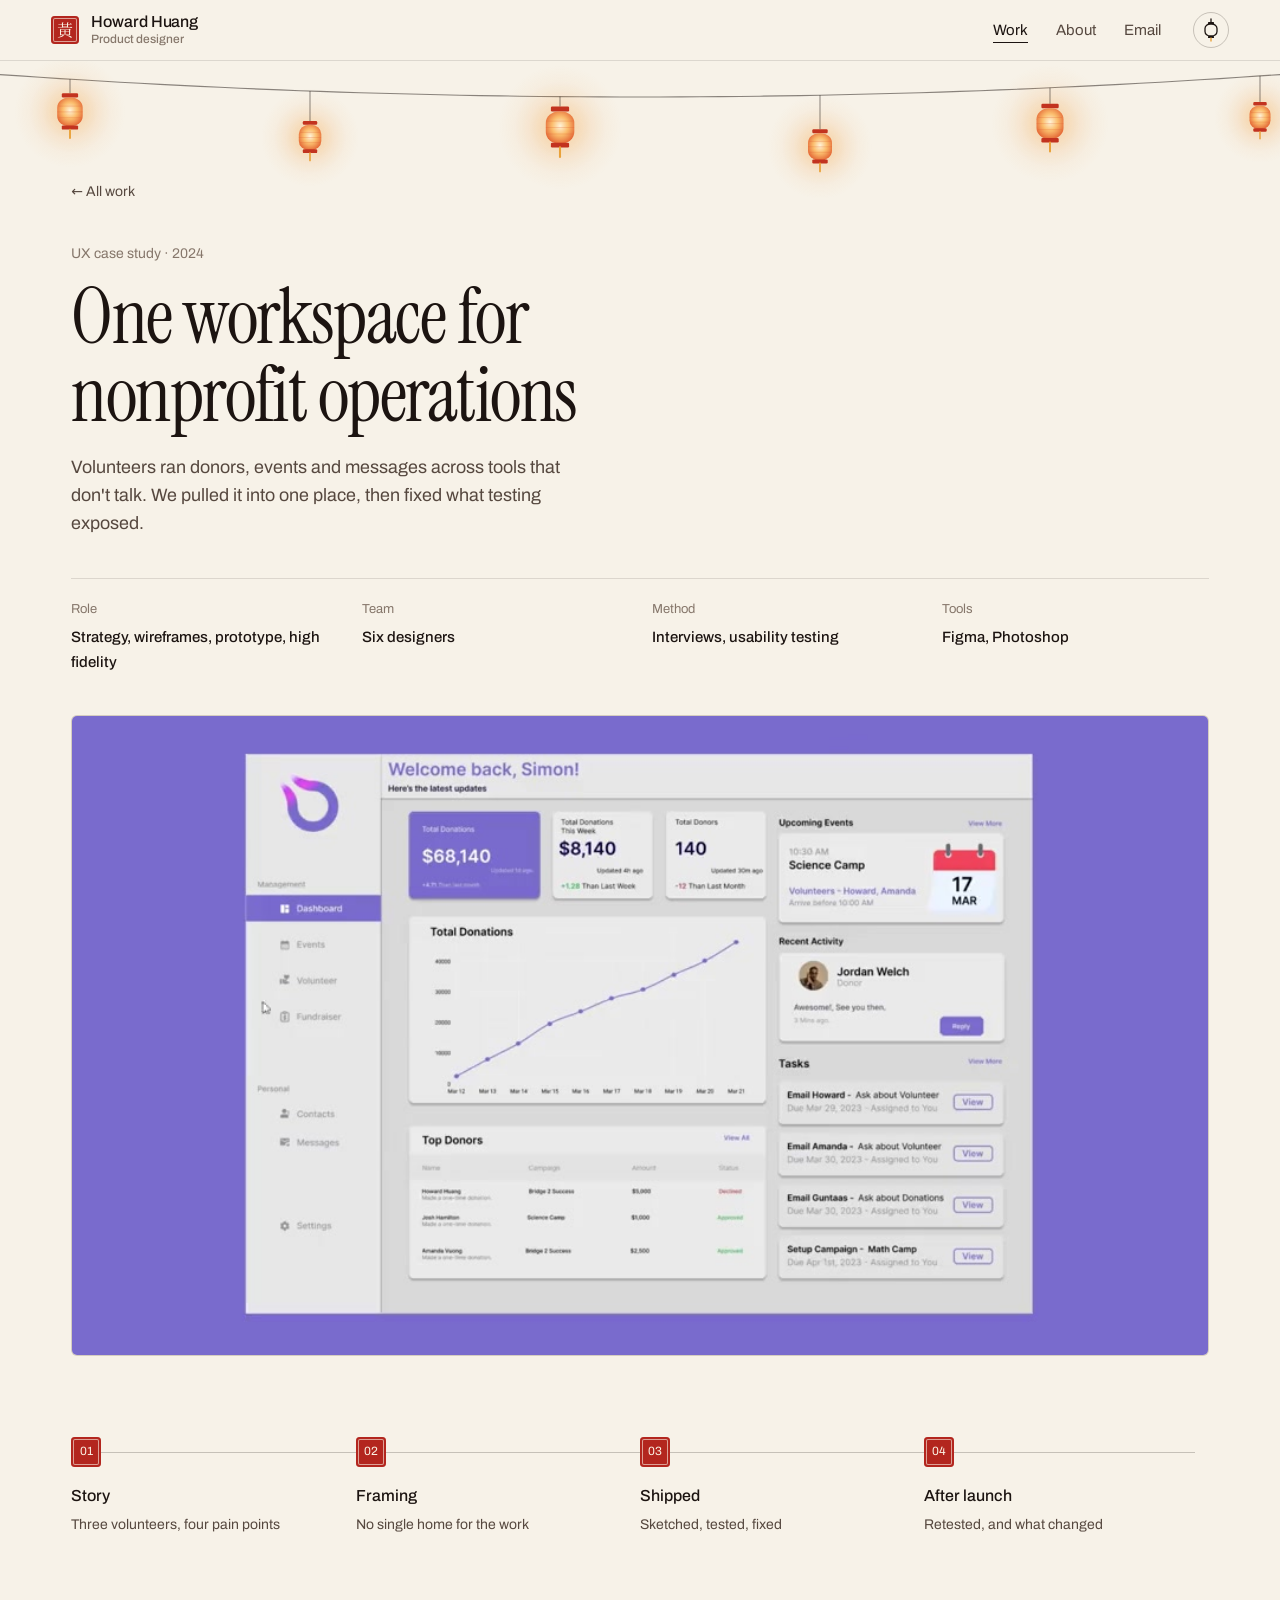
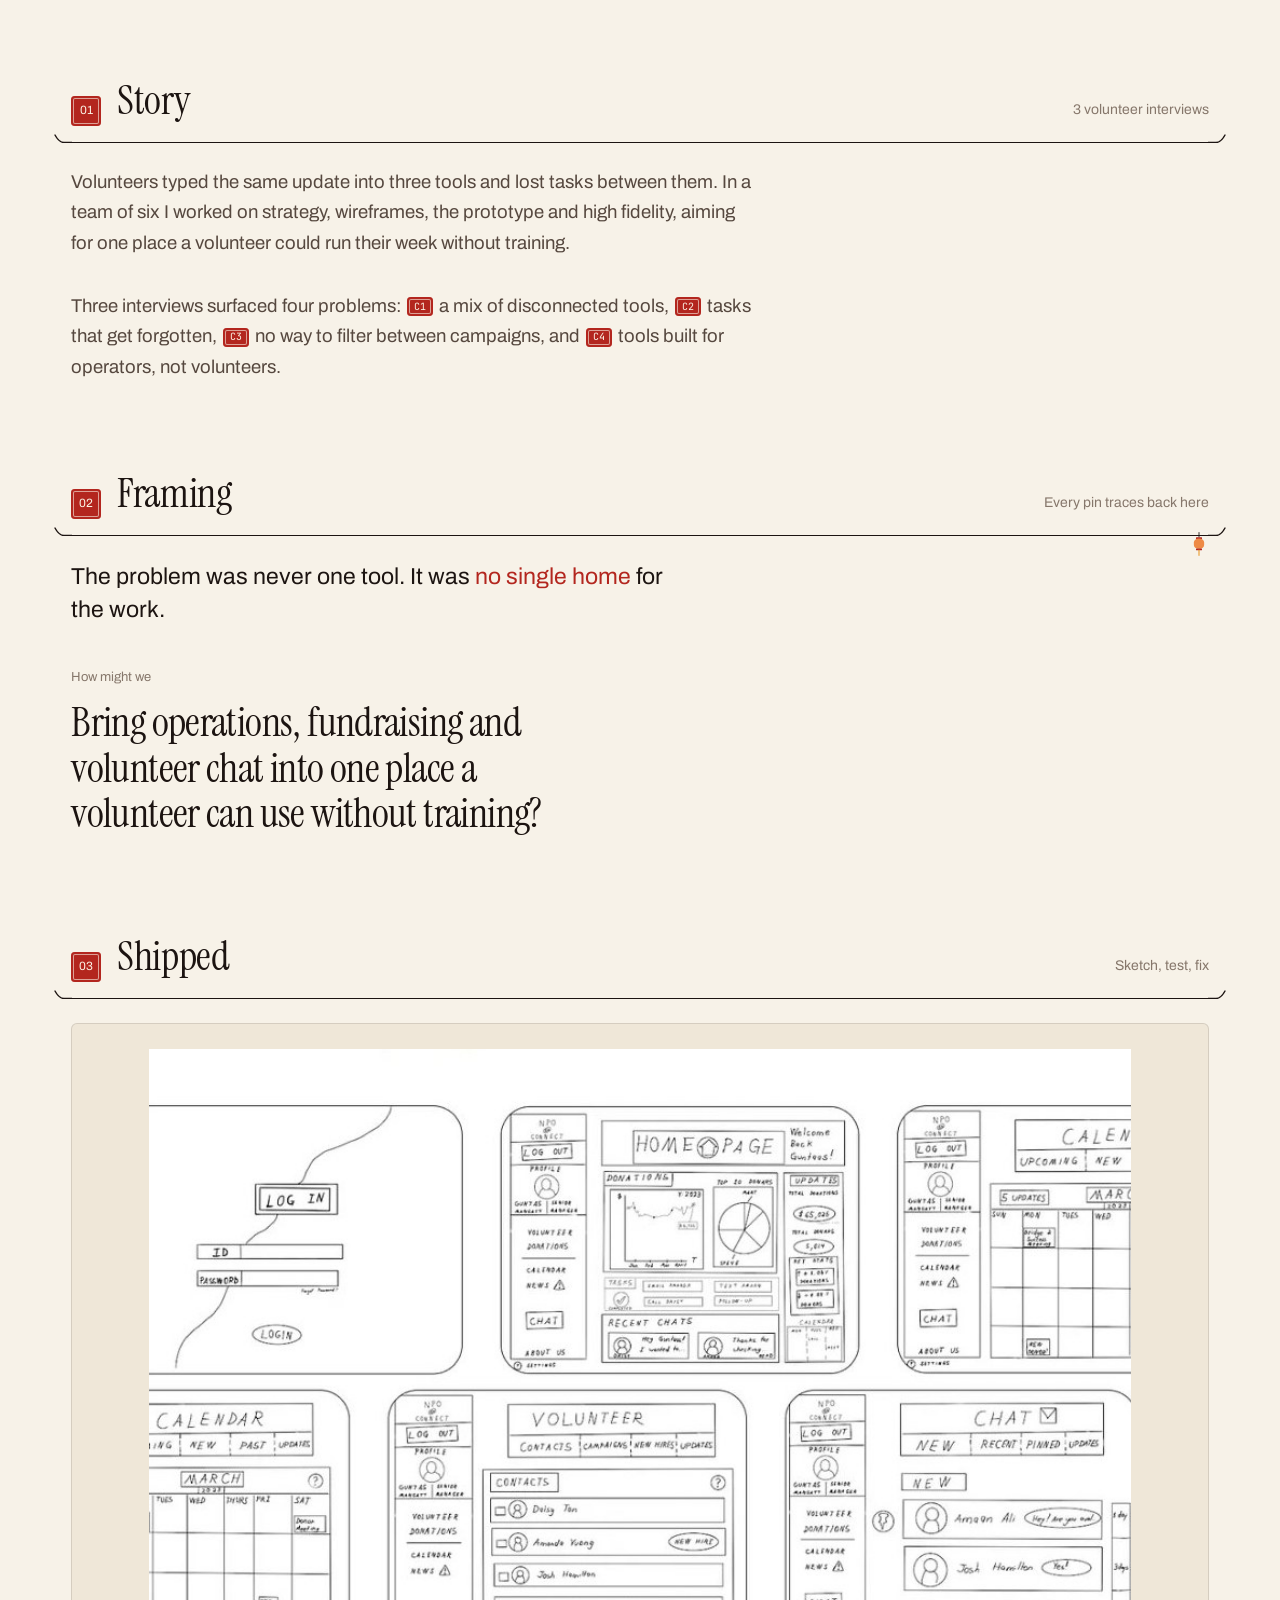
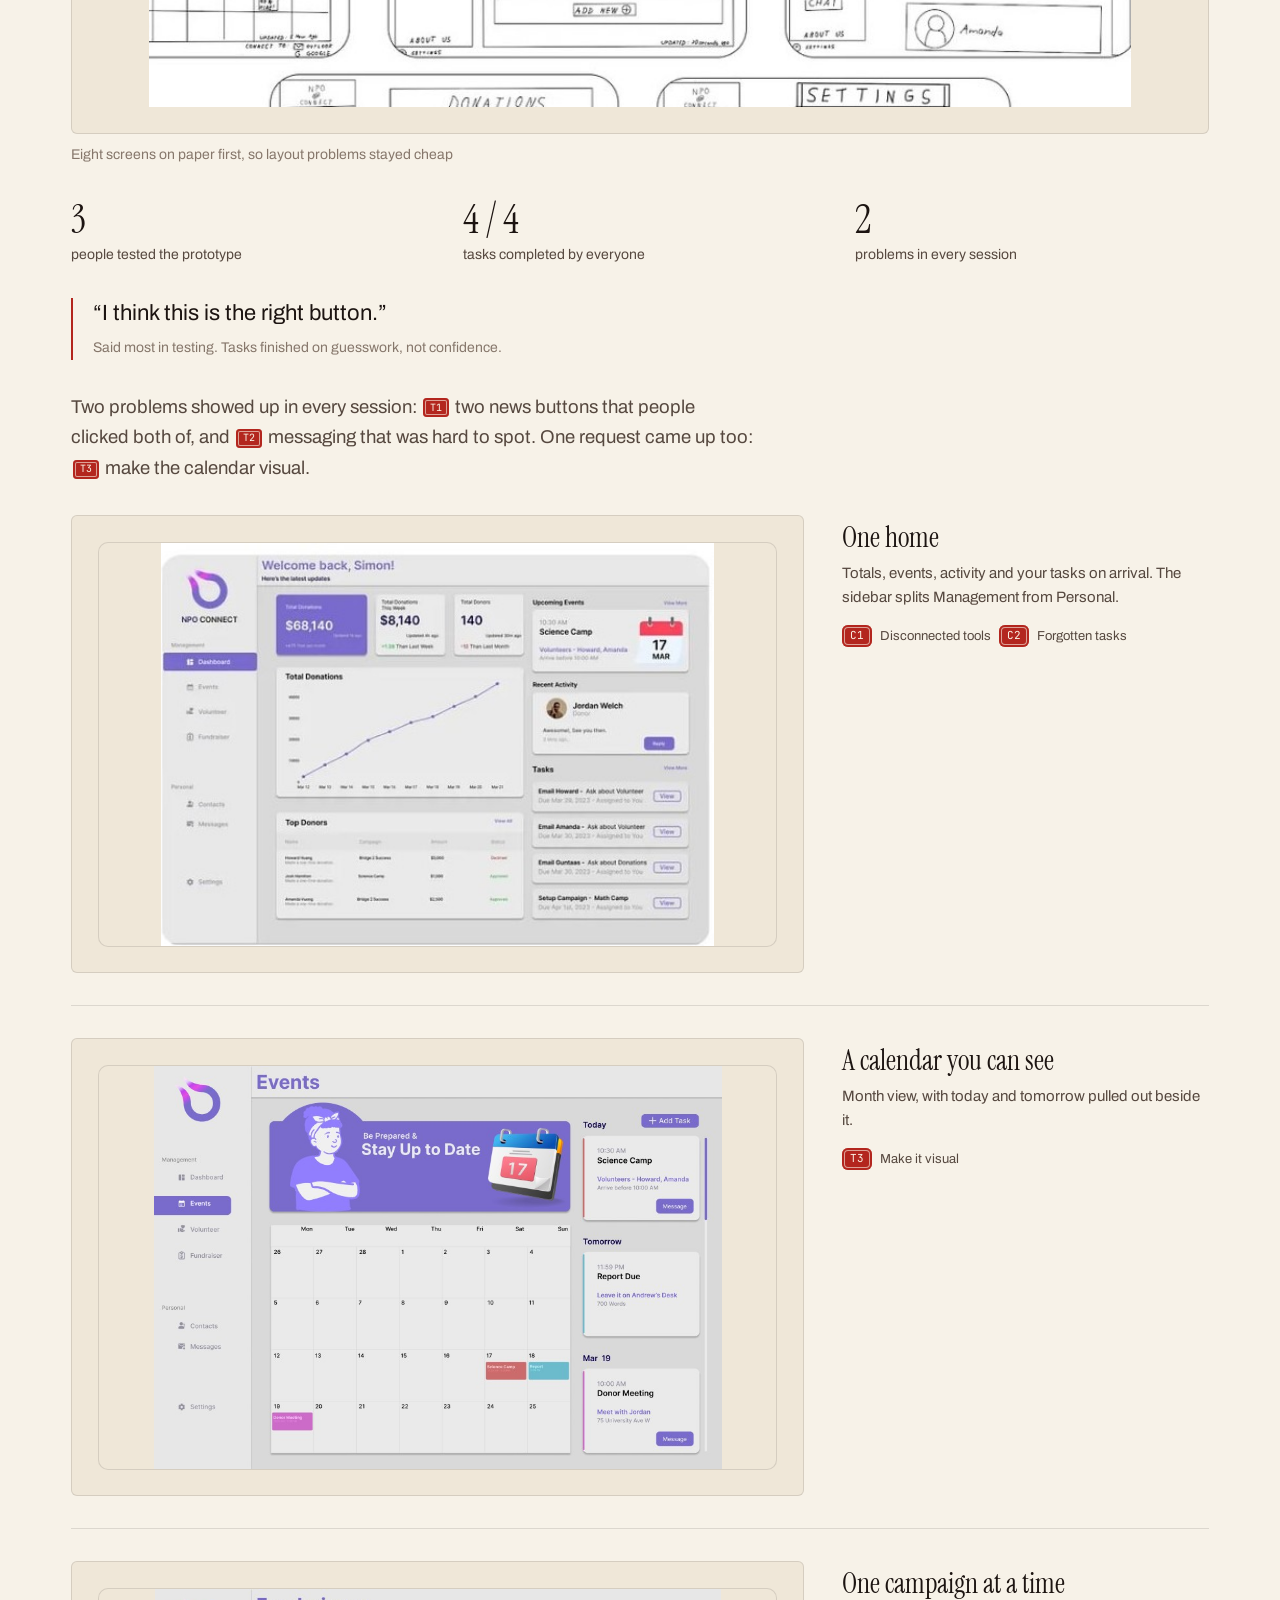
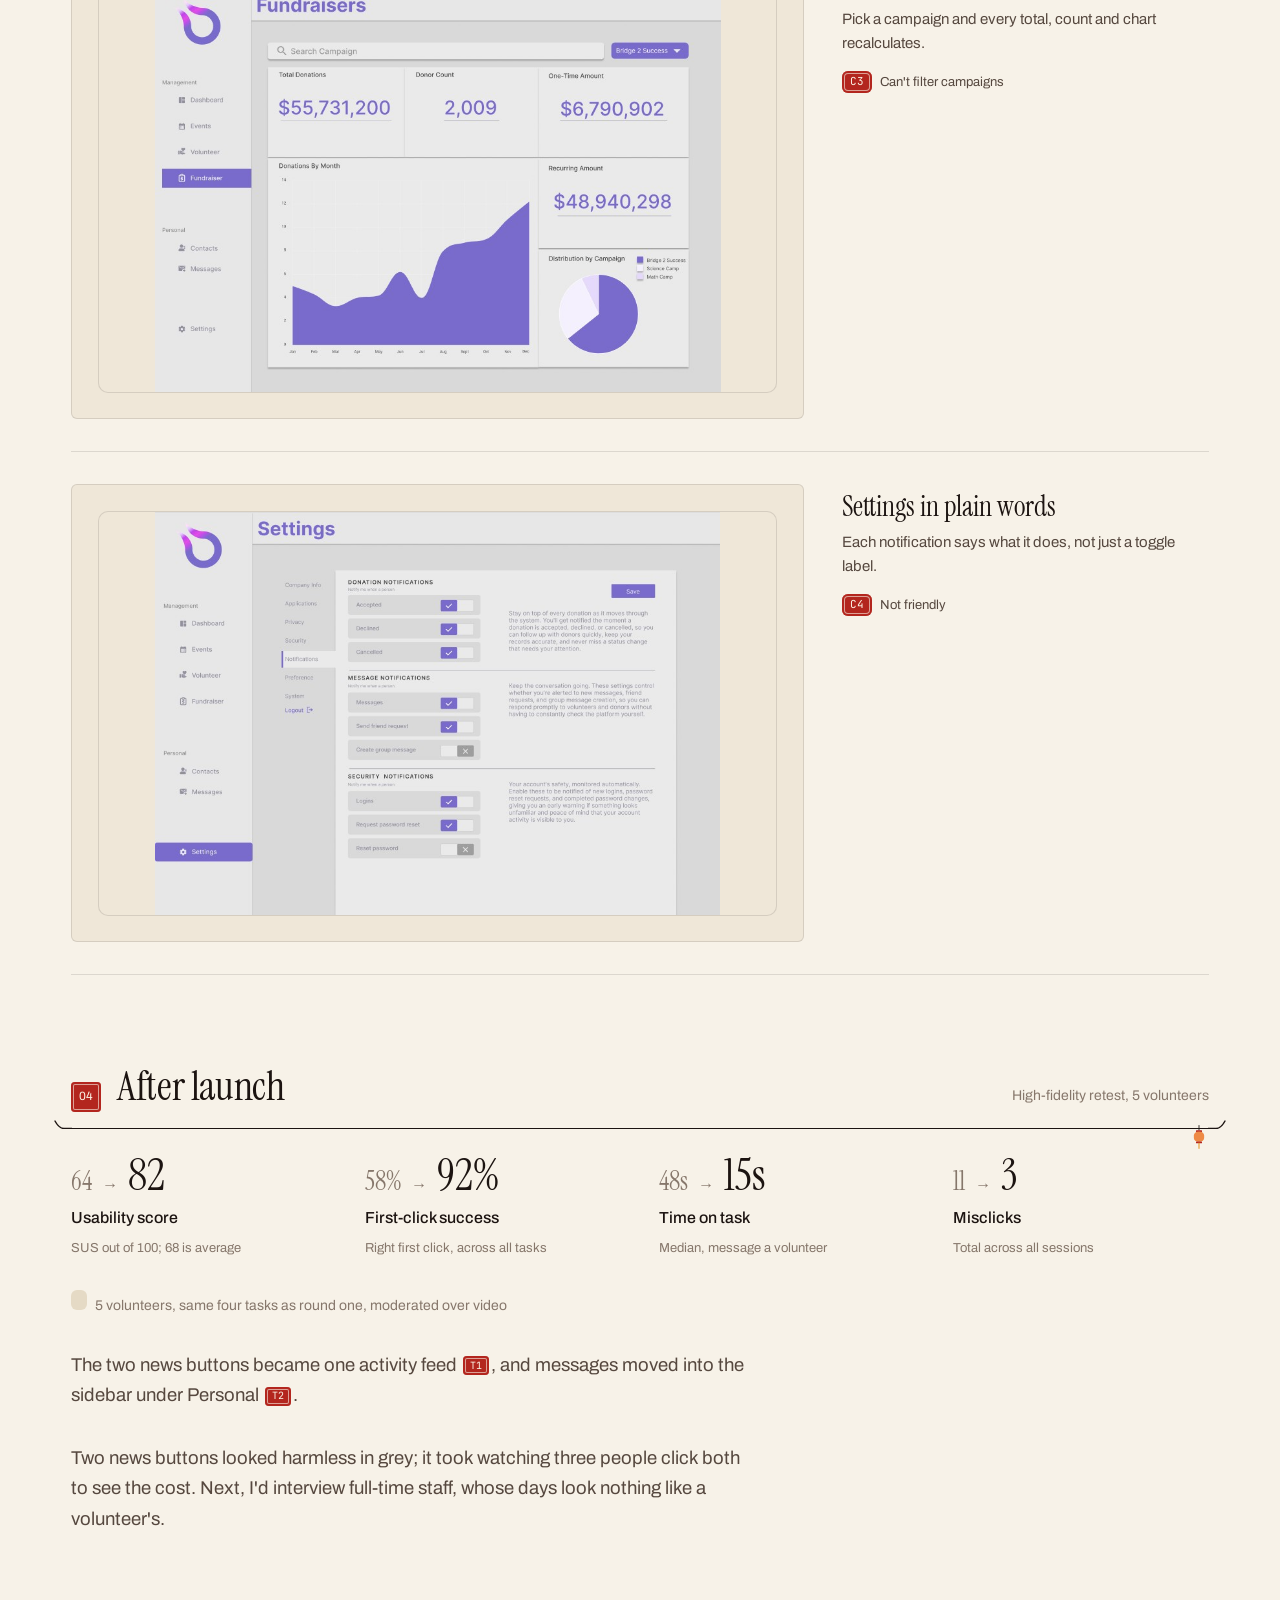
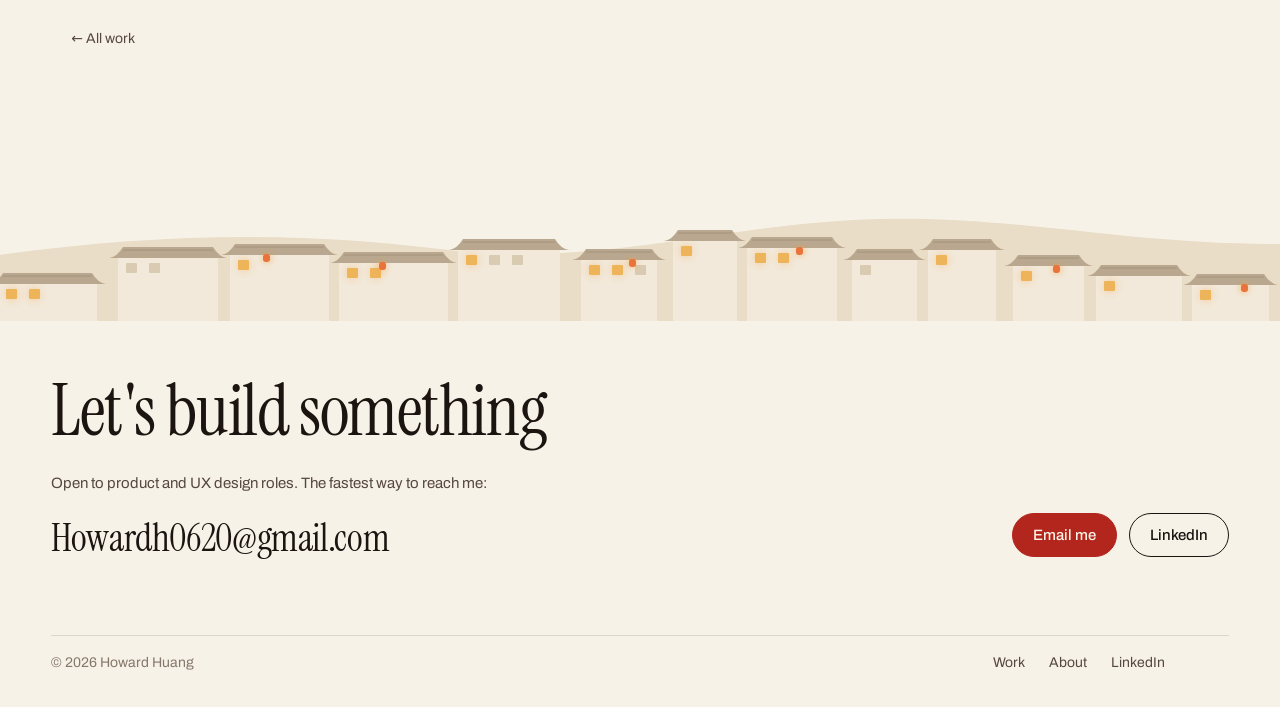
<file: npo-connect.html>
<!DOCTYPE html>
<html lang="en">
<head>
<meta charset="UTF-8">
<meta name="viewport" content="width=device-width, initial-scale=1.0, viewport-fit=cover">
<title>NPO Connect — Howard Huang</title>
<meta name="description" content="One workspace for nonprofit operations, shaped by interviews and usability testing.">
<meta name="theme-color" content="#F7F2E8">
<script>try{var t=localStorage.getItem('theme');if(t==='night')document.documentElement.setAttribute('data-theme','night')}catch(e){}</script>
<meta property="og:type" content="website">
<meta property="og:site_name" content="Howard Huang">
<meta property="og:title" content="NPO Connect — Howard Huang">
<meta property="og:description" content="One workspace for nonprofit operations, shaped by interviews and usability testing.">
<meta property="og:url" content="https://hhuang.ca/npo-connect.html">
<meta property="og:image" content="https://hhuang.ca/assets/ui/og-paper.jpg">
<meta property="og:image:width" content="1200">
<meta property="og:image:height" content="630">
<meta property="og:image:alt" content="Howard Huang, product designer">
<meta name="twitter:card" content="summary_large_image">
<meta name="twitter:image" content="https://hhuang.ca/assets/ui/og-paper.jpg">
<link rel="icon" type="image/png" sizes="32x32" href="assets/ui/hh-32.png">
<link rel="apple-touch-icon" sizes="180x180" href="assets/ui/hh-180.png">
<link rel="preload" href="assets/fonts/instrument-serif-latin-400-normal.woff2" as="font" type="font/woff2" crossorigin>
<link rel="stylesheet" href="assets/case.css">
<link rel="stylesheet" href="assets/paper.css">
</head>
<body>
<a class="skip" href="#main">Skip to content</a>
<header class="top"><div class="wrap">
  <a class="me" href="index.html"><span class="seal" lang="zh-Hant">黃</span><span class="me-t"><b>Howard Huang</b><small>Product designer</small></span></a>
  <nav aria-label="Main"><a href="index.html#work" aria-current="page">Work</a><a href="about.html">About</a><a href="mailto:Howardh0620@gmail.com">Email</a><button type="button" class="theme-t" aria-label="Switch to night mode" title="Night in Jiufen"><svg class="i-moon" viewBox="0 0 24 24" fill="none" stroke="currentColor" stroke-width="1.5" stroke-linecap="round" stroke-linejoin="round" aria-hidden="true"><path d="M20 14.5A8 8 0 0 1 9.5 4a8 8 0 1 0 10.5 10.5z"/></svg><svg class="i-lan" viewBox="0 0 16 22" aria-hidden="true"><circle class="glow" cx="8" cy="11" r="9" fill="rgba(242,178,74,.35)"/><line x1="8" y1="0" x2="8" y2="3" stroke="currentColor" stroke-width="1.3" stroke-linecap="round"/><rect x="5" y="3" width="6" height="2" rx=".6" fill="currentColor"/><rect class="body" x="2" y="5" width="12" height="12" rx="5.5" ry="4.5" stroke-width="1.3"/><rect x="5" y="17" width="6" height="2" rx=".6" fill="currentColor"/><line x1="8" y1="19" x2="8" y2="22" stroke="#E9A23B" stroke-width="1.4" stroke-linecap="round"/></svg><svg class="i-sun" viewBox="0 0 24 24" fill="none" stroke="currentColor" stroke-width="1.5" stroke-linecap="round" aria-hidden="true"><circle cx="12" cy="12" r="4"/><path d="M12 2v2M12 20v2M4.9 4.9l1.4 1.4M17.7 17.7l1.4 1.4M2 12h2M20 12h2M4.9 19.1l1.4-1.4M17.7 6.3l1.4-1.4"/></svg></button></nav>
</div></header>
<main id="main" class="cs">
<svg class="strand" viewBox="0 0 1440 110" preserveAspectRatio="xMidYMin slice" aria-hidden="true" focusable="false"><defs>
 <radialGradient id="lg" cx="50%" cy="45%" r="62%"><stop offset="0" stop-color="#FFF3DA"/><stop offset=".45" stop-color="#FBBE6E"/><stop offset="1" stop-color="#E0592C"/></radialGradient>
 <radialGradient id="glow" cx="50%" cy="50%" r="50%"><stop offset="0" stop-color="#FFC978" stop-opacity=".55"/><stop offset=".25" stop-color="#F5A94A" stop-opacity=".32"/><stop offset=".5" stop-color="#F29A3E" stop-opacity=".14"/><stop offset=".75" stop-color="#F29A3E" stop-opacity=".04"/><stop offset="1" stop-color="#F29A3E" stop-opacity="0"/></radialGradient>
 <radialGradient id="wglow" cx="50%" cy="50%" r="50%"><stop offset="0" stop-color="#FFC978" stop-opacity=".45"/><stop offset=".3" stop-color="#F5A94A" stop-opacity=".22"/><stop offset=".6" stop-color="#F29A3E" stop-opacity=".07"/><stop offset="1" stop-color="#F29A3E" stop-opacity="0"/></radialGradient>
 <linearGradient id="sky" x1="0" y1="0" x2="0" y2="1"><stop offset="0" style="stop-color:var(--sky-top,#F7F2E8);stop-opacity:var(--sky-top-o,0)"/><stop offset="1" style="stop-color:var(--sky-bot,#F3E3C6);stop-opacity:.7"/></linearGradient>
 <linearGradient id="fade" x1="0" y1="0" x2="0" y2="1"><stop offset=".7" style="stop-color:var(--paper,#F7F2E8);stop-opacity:0"/><stop offset="1" style="stop-color:var(--paper,#F7F2E8)"/></linearGradient>
</defs><path d="M-20,6.0 L0,7.6 L20,9.2 L40,10.7 L60,12.1 L80,13.6 L100,14.9 L120,16.3 L140,17.6 L160,18.8 L180,20.0 L200,21.2 L220,22.3 L240,23.4 L260,24.4 L280,25.4 L300,26.3 L320,27.2 L340,28.1 L360,28.9 L380,29.7 L400,30.4 L420,31.1 L440,31.7 L460,32.3 L480,32.8 L500,33.3 L520,33.8 L540,34.2 L560,34.6 L580,34.9 L600,35.2 L620,35.5 L640,35.6 L660,35.8 L680,35.9 L700,36.0 L720,36.0 L740,36.0 L760,35.9 L780,35.8 L800,35.6 L820,35.5 L840,35.2 L860,34.9 L880,34.6 L900,34.2 L920,33.8 L940,33.3 L960,32.8 L980,32.3 L1000,31.7 L1020,31.1 L1040,30.4 L1060,29.7 L1080,28.9 L1100,28.1 L1120,27.2 L1140,26.3 L1160,25.4 L1180,24.4 L1200,23.4 L1220,22.3 L1240,21.2 L1260,20.0 L1280,18.8 L1300,17.6 L1320,16.3 L1340,14.9 L1360,13.6 L1380,12.1 L1400,10.7 L1420,9.2 L1440,7.6 L1460,6.0" fill="none" stroke="#1C1411" stroke-opacity=".5" stroke-width="1.1" class="wire"/><g class="ln" style="--i:0;--ox:150px;--oy:18.2px"><circle class="halo" cx="150" cy="50.9" r="55.5" fill="url(#glow)" style="--d:0.00s"/><line class="wire" x1="150" y1="18.2" x2="150" y2="32.2" stroke="#1C1411" stroke-opacity=".5"/><rect x="141.8" y="32.2" width="16.3" height="4.2" rx="1.2" fill="#C2331F"/><rect class="paper" x="137.2" y="36.5" width="25.5" height="28.9" rx="11.7" ry="10.4" fill="url(#lg)" style="--d:0.00s"/><line x1="138.7" y1="45.1" x2="161.3" y2="45.1" stroke="#D9542A" stroke-opacity=".28" stroke-width=".8"/><line x1="137.2" y1="50.9" x2="162.8" y2="50.9" stroke="#D9542A" stroke-opacity=".28" stroke-width=".8"/><line x1="138.7" y1="56.7" x2="161.3" y2="56.7" stroke="#D9542A" stroke-opacity=".28" stroke-width=".8"/><rect x="141.8" y="64.4" width="16.3" height="4.2" rx="1.2" fill="#C2331F"/><path d="M150,68.6 v8.5" stroke="#E9A23B" stroke-width="1.9" stroke-linecap="round"/></g><g class="ln" style="--i:1;--ox:390px;--oy:30.0px"><circle class="halo" cx="390" cy="76.5" r="49.0" fill="url(#glow)" style="--d:0.73s"/><line class="wire" x1="390" y1="30.0" x2="390" y2="60.0" stroke="#1C1411" stroke-opacity=".5"/><rect x="382.8" y="60.0" width="14.4" height="3.8" rx="1.2" fill="#C2331F"/><rect class="paper" x="378.8" y="63.8" width="22.5" height="25.5" rx="10.3" ry="9.2" fill="url(#lg)" style="--d:0.73s"/><line x1="380.0" y1="71.4" x2="400.0" y2="71.4" stroke="#D9542A" stroke-opacity=".28" stroke-width=".8"/><line x1="378.8" y1="76.5" x2="401.2" y2="76.5" stroke="#D9542A" stroke-opacity=".28" stroke-width=".8"/><line x1="380.0" y1="81.6" x2="400.0" y2="81.6" stroke="#D9542A" stroke-opacity=".28" stroke-width=".8"/><rect x="382.8" y="88.3" width="14.4" height="3.8" rx="1.2" fill="#C2331F"/><path d="M390,92.0 v7.5" stroke="#E9A23B" stroke-width="1.7" stroke-linecap="round"/></g><g class="ln" style="--i:2;--ox:640px;--oy:35.6px"><circle class="halo" cx="640" cy="66.5" r="62.0" fill="url(#glow)" style="--d:1.46s"/><line class="wire" x1="640" y1="35.6" x2="640" y2="45.6" stroke="#1C1411" stroke-opacity=".5"/><rect x="630.9" y="45.6" width="18.2" height="4.8" rx="1.2" fill="#C2331F"/><rect class="paper" x="625.8" y="50.4" width="28.5" height="32.3" rx="13.1" ry="11.6" fill="url(#lg)" style="--d:1.46s"/><line x1="627.3" y1="60.1" x2="652.7" y2="60.1" stroke="#D9542A" stroke-opacity=".28" stroke-width=".8"/><line x1="625.8" y1="66.5" x2="654.2" y2="66.5" stroke="#D9542A" stroke-opacity=".28" stroke-width=".8"/><line x1="627.3" y1="73.0" x2="652.7" y2="73.0" stroke="#D9542A" stroke-opacity=".28" stroke-width=".8"/><rect x="630.9" y="81.7" width="18.2" height="4.8" rx="1.2" fill="#C2331F"/><path d="M640,86.4 v9.5" stroke="#E9A23B" stroke-width="2.1" stroke-linecap="round"/></g><g class="ln" style="--i:3;--ox:900px;--oy:34.2px"><circle class="halo" cx="900" cy="85.8" r="52.2" fill="url(#glow)" style="--d:2.19s"/><line class="wire" x1="900" y1="34.2" x2="900" y2="68.2" stroke="#1C1411" stroke-opacity=".5"/><rect x="892.3" y="68.2" width="15.4" height="4.0" rx="1.2" fill="#C2331F"/><rect class="paper" x="888.0" y="72.2" width="24.0" height="27.2" rx="11.0" ry="9.8" fill="url(#lg)" style="--d:2.19s"/><line x1="889.3" y1="80.4" x2="910.7" y2="80.4" stroke="#D9542A" stroke-opacity=".28" stroke-width=".8"/><line x1="888.0" y1="85.8" x2="912.0" y2="85.8" stroke="#D9542A" stroke-opacity=".28" stroke-width=".8"/><line x1="889.3" y1="91.3" x2="910.7" y2="91.3" stroke="#D9542A" stroke-opacity=".28" stroke-width=".8"/><rect x="892.3" y="98.4" width="15.4" height="4.0" rx="1.2" fill="#C2331F"/><path d="M900,102.4 v8.0" stroke="#E9A23B" stroke-width="1.8" stroke-linecap="round"/></g><g class="ln" style="--i:4;--ox:1130px;--oy:26.8px"><circle class="halo" cx="1130" cy="62.6" r="58.8" fill="url(#glow)" style="--d:2.92s"/><line class="wire" x1="1130" y1="26.8" x2="1130" y2="42.8" stroke="#1C1411" stroke-opacity=".5"/><rect x="1121.4" y="42.8" width="17.3" height="4.5" rx="1.2" fill="#C2331F"/><rect class="paper" x="1116.5" y="47.3" width="27.0" height="30.6" rx="12.4" ry="11.0" fill="url(#lg)" style="--d:2.92s"/><line x1="1118.0" y1="56.5" x2="1142.0" y2="56.5" stroke="#D9542A" stroke-opacity=".28" stroke-width=".8"/><line x1="1116.5" y1="62.6" x2="1143.5" y2="62.6" stroke="#D9542A" stroke-opacity=".28" stroke-width=".8"/><line x1="1118.0" y1="68.7" x2="1142.0" y2="68.7" stroke="#D9542A" stroke-opacity=".28" stroke-width=".8"/><rect x="1121.4" y="76.9" width="17.3" height="4.5" rx="1.2" fill="#C2331F"/><path d="M1130,81.4 v9.0" stroke="#E9A23B" stroke-width="2.0" stroke-linecap="round"/></g><g class="ln" style="--i:5;--ox:1340px;--oy:14.9px"><circle class="halo" cx="1340" cy="56.3" r="45.7" fill="url(#glow)" style="--d:0.65s"/><line class="wire" x1="1340" y1="14.9" x2="1340" y2="40.9" stroke="#1C1411" stroke-opacity=".5"/><rect x="1333.3" y="40.9" width="13.4" height="3.5" rx="1.2" fill="#C2331F"/><rect class="paper" x="1329.5" y="44.4" width="21.0" height="23.8" rx="9.7" ry="8.6" fill="url(#lg)" style="--d:0.65s"/><line x1="1330.7" y1="51.6" x2="1349.3" y2="51.6" stroke="#D9542A" stroke-opacity=".28" stroke-width=".8"/><line x1="1329.5" y1="56.3" x2="1350.5" y2="56.3" stroke="#D9542A" stroke-opacity=".28" stroke-width=".8"/><line x1="1330.7" y1="61.1" x2="1349.3" y2="61.1" stroke="#D9542A" stroke-opacity=".28" stroke-width=".8"/><rect x="1333.3" y="67.2" width="13.4" height="3.5" rx="1.2" fill="#C2331F"/><path d="M1340,70.7 v7.0" stroke="#E9A23B" stroke-width="1.5" stroke-linecap="round"/></g></svg>














  <section class="cs-hero">
    <a class="cs-back" href="index.html#work">&larr; All work</a>
    <p class="cs-eyebrow">UX case study &middot; 2024</p>
    <h1>One workspace for nonprofit operations</h1>
    <p class="cs-lede">Volunteers ran donors, events and messages across tools that don't talk. We pulled it into one place, then fixed what testing exposed.</p>
    <div class="cs-facts">
      <div><span>Role</span><b>Strategy, wireframes, prototype, high fidelity</b></div>
      <div><span>Team</span><b>Six designers</b></div>
      <div><span>Method</span><b>Interviews, usability testing</b></div>
      <div><span>Tools</span><b>Figma, Photoshop</b></div>
    </div>
    <div class="cs-media"><video src="assets/work/npo-connect-flow.mp4" poster="assets/work/npo-connect-flow.jpg" autoplay muted loop playsinline preload="metadata" aria-label="NPO Connect prototype walkthrough"></video></div>
    <nav class="cs-thread four" aria-label="The story">
      <a href="#story"><i>01</i><b>Story</b><span>Three volunteers, four pain points</span></a>
      <a href="#framing"><i>02</i><b>Framing</b><span>No single home for the work</span></a>
      <a href="#shipped"><i>03</i><b>Shipped</b><span>Sketched, tested, fixed</span></a>
      <a href="#after"><i>04</i><b>After launch</b><span>Retested, and what changed</span></a>
    </nav>
  </section>

  <section class="cs-sec" id="story">
    <header><i>01</i><h2>Story</h2><p>3 volunteer interviews</p></header>
    <div class="cs-body">
      <p class="cs-prose">Volunteers typed the same update into three tools and lost tasks between them. In a team of six I worked on strategy, wireframes, the prototype and high fidelity, aiming for one place a volunteer could run their week without training.</p>
      <p class="cs-prose">Three interviews surfaced four problems: <i class="cs-pin">C1</i> a mix of disconnected tools, <i class="cs-pin">C2</i> tasks that get forgotten, <i class="cs-pin">C3</i> no way to filter between campaigns, and <i class="cs-pin">C4</i> tools built for operators, not volunteers.</p>
    </div>
  </section>

  <section class="cs-sec" id="framing">
    <header><i>02</i><h2>Framing</h2><p>Every pin traces back here</p></header>
    <div class="cs-body">
      <p class="cs-say">The problem was never one tool. It was <em>no single home</em> for the work.</p>
      <div class="cs-hmw"><span>How might we</span><p>Bring operations, fundraising and volunteer chat into one place a volunteer can use without training?</p></div>
    </div>
  </section>

  <section class="cs-sec" id="shipped">
    <header><i>03</i><h2>Shipped</h2><p>Sketch, test, fix</p></header>
    <div class="cs-body">
      <figure class="cs-fig"><div class="frame"><img src="assets/work/npo-wireframes.jpg" alt="Low-fidelity wireframes of login, dashboard, calendar, volunteers, contacts, chat, donations and settings" loading="lazy"></div>
        <figcaption>Eight screens on paper first, so layout problems stayed cheap</figcaption></figure>
      <div class="cs-nums">
        <div><b>3</b><span>people tested the prototype</span></div>
        <div><b>4 / 4</b><span>tasks completed by everyone</span></div>
        <div><b>2</b><span>problems in every session</span></div>
      </div>
      <div class="cs-quote"><p>&ldquo;I think this is the right button.&rdquo;</p><span>Said most in testing. Tasks finished on guesswork, not confidence.</span></div>
      <p class="cs-prose">Two problems showed up in every session: <i class="cs-pin">T1</i> two news buttons that people clicked both of, and <i class="cs-pin">T2</i> messaging that was hard to spot. One request came up too: <i class="cs-pin">T3</i> make the calendar visual.</p>
      <div class="cs-answer">
        <div class="shot"><img src="assets/work/npo-dashboard-main.jpg" alt="Dashboard with donation totals, upcoming events, recent activity and tasks" loading="lazy"></div>
        <div><h3>One home</h3><p>Totals, events, activity and your tasks on arrival. The sidebar splits Management from Personal.</p>
          <div class="pins"><span><i class="cs-pin">C1</i>Disconnected tools</span><span><i class="cs-pin">C2</i>Forgotten tasks</span></div></div>
      </div>
      <div class="cs-answer">
        <div class="shot"><img src="assets/work/npo-events.jpg" alt="Events screen with a month grid and today and tomorrow beside it" loading="lazy"></div>
        <div><h3>A calendar you can see</h3><p>Month view, with today and tomorrow pulled out beside it.</p>
          <div class="pins"><span><i class="cs-pin">T3</i>Make it visual</span></div></div>
      </div>
      <div class="cs-answer">
        <div class="shot"><img src="assets/work/npo-fundraisers.jpg" alt="Fundraisers screen with campaign-scoped totals and charts" loading="lazy"></div>
        <div><h3>One campaign at a time</h3><p>Pick a campaign and every total, count and chart recalculates.</p>
          <div class="pins"><span><i class="cs-pin">C3</i>Can't filter campaigns</span></div></div>
      </div>
      <div class="cs-answer">
        <div class="shot"><img src="assets/work/npo-settings.jpg" alt="Notification settings with plain-language descriptions" loading="lazy"></div>
        <div><h3>Settings in plain words</h3><p>Each notification says what it does, not just a toggle label.</p>
          <div class="pins"><span><i class="cs-pin">C4</i>Not friendly</span></div></div>
      </div>
    </div>
  </section>

  <section class="cs-sec" id="after">
    <header><i>04</i><h2>After launch</h2><p>High-fidelity retest, 5 volunteers</p></header>
    <div class="cs-body">
      <div class="cs-results four">
        <div class="cs-res"><div class="n num"><s>64</s><i>&rarr;</i>82</div><b>Usability score</b><p>SUS out of 100; 68 is average</p></div>
        <div class="cs-res"><div class="n num"><s>58%</s><i>&rarr;</i>92%</div><b>First-click success</b><p>Right first click, across all tasks</p></div>
        <div class="cs-res"><div class="n num"><s>48s</s><i>&rarr;</i>15s</div><b>Time on task</b><p>Median, message a volunteer</p></div>
        <div class="cs-res"><div class="n num"><s>11</s><i>&rarr;</i>3</div><b>Misclicks</b><p>Total across all sessions</p></div>
      </div>
      <p class="cs-how"><span class="cs-simtag"></span>5 volunteers, same four tasks as round one, moderated over video</p>
      <p class="cs-prose">The two news buttons became one activity feed <i class="cs-pin">T1</i>, and messages moved into the sidebar under Personal <i class="cs-pin">T2</i>.</p>
      <p class="cs-prose">Two news buttons looked harmless in grey; it took watching three people click both to see the cost. Next, I'd interview full-time staff, whose days look nothing like a volunteer's.</p>
    </div>
  </section>

  <div class="cs-end"><a class="cs-back" href="index.html#work" style="margin:0">&larr; All work</a></div>
</main>
<footer class="foot"><svg class="roofs" viewBox="0 0 1440 150" preserveAspectRatio="xMidYMax slice" aria-hidden="true" focusable="false"><defs>
 <radialGradient id="lg" cx="50%" cy="45%" r="62%"><stop offset="0" stop-color="#FFF3DA"/><stop offset=".45" stop-color="#FBBE6E"/><stop offset="1" stop-color="#E0592C"/></radialGradient>
 <radialGradient id="glow" cx="50%" cy="50%" r="50%"><stop offset="0" stop-color="#FFC978" stop-opacity=".55"/><stop offset=".25" stop-color="#F5A94A" stop-opacity=".32"/><stop offset=".5" stop-color="#F29A3E" stop-opacity=".14"/><stop offset=".75" stop-color="#F29A3E" stop-opacity=".04"/><stop offset="1" stop-color="#F29A3E" stop-opacity="0"/></radialGradient>
 <radialGradient id="wglow" cx="50%" cy="50%" r="50%"><stop offset="0" stop-color="#FFC978" stop-opacity=".45"/><stop offset=".3" stop-color="#F5A94A" stop-opacity=".22"/><stop offset=".6" stop-color="#F29A3E" stop-opacity=".07"/><stop offset="1" stop-color="#F29A3E" stop-opacity="0"/></radialGradient>
 <linearGradient id="sky" x1="0" y1="0" x2="0" y2="1"><stop offset="0" style="stop-color:var(--sky-top,#F7F2E8);stop-opacity:var(--sky-top-o,0)"/><stop offset="1" style="stop-color:var(--sky-bot,#F3E3C6);stop-opacity:.7"/></linearGradient>
 <linearGradient id="fade" x1="0" y1="0" x2="0" y2="1"><stop offset=".7" style="stop-color:var(--paper,#F7F2E8);stop-opacity:0"/><stop offset="1" style="stop-color:var(--paper,#F7F2E8)"/></linearGradient>
</defs><circle class="star" cx="673" cy="45" r="1" fill="#FBF4E6" style="--d:0.74s"/><circle class="star" cx="943" cy="44" r="1.5" fill="#FBF4E6" style="--d:3.59s"/><circle class="star" cx="192" cy="49" r="0.8" fill="#FBF4E6" style="--d:2.91s"/><circle class="star" cx="303" cy="59" r="1.5" fill="#FBF4E6" style="--d:0.63s"/><circle class="star" cx="390" cy="39" r="0.8" fill="#FBF4E6" style="--d:3.10s"/><circle class="star" cx="573" cy="54" r="0.8" fill="#FBF4E6" style="--d:3.68s"/><circle class="star" cx="348" cy="41" r="1.5" fill="#FBF4E6" style="--d:3.56s"/><circle class="star" cx="1063" cy="58" r="1.5" fill="#FBF4E6" style="--d:1.12s"/><circle class="star" cx="1110" cy="41" r="0.8" fill="#FBF4E6" style="--d:3.52s"/><circle class="star" cx="159" cy="45" r="1.5" fill="#FBF4E6" style="--d:0.56s"/><circle class="star" cx="388" cy="54" r="0.8" fill="#FBF4E6" style="--d:3.86s"/><circle class="star" cx="95" cy="54" r="1" fill="#FBF4E6" style="--d:3.58s"/><circle class="star" cx="346" cy="36" r="0.8" fill="#FBF4E6" style="--d:0.53s"/><circle class="star" cx="1246" cy="48" r="1.5" fill="#FBF4E6" style="--d:2.15s"/><circle class="star" cx="340" cy="38" r="1" fill="#FBF4E6" style="--d:2.55s"/><circle class="star" cx="208" cy="50" r="1" fill="#FBF4E6" style="--d:3.76s"/><circle class="star" cx="997" cy="37" r="1.2" fill="#FBF4E6" style="--d:2.22s"/><circle class="star" cx="854" cy="40" r="1.2" fill="#FBF4E6" style="--d:2.95s"/><circle class="star" cx="815" cy="37" r="1.5" fill="#FBF4E6" style="--d:3.80s"/><circle class="star" cx="388" cy="51" r="0.8" fill="#FBF4E6" style="--d:2.94s"/><circle class="star" cx="1156" cy="49" r="0.8" fill="#FBF4E6" style="--d:3.47s"/><circle class="star" cx="229" cy="57" r="1.2" fill="#FBF4E6" style="--d:1.81s"/><circle class="star" cx="597" cy="60" r="0.8" fill="#FBF4E6" style="--d:1.52s"/><circle class="star" cx="856" cy="36" r="0.8" fill="#FBF4E6" style="--d:0.85s"/><path d="M0,96 C200,62 360,58 520,78 C680,98 800,52 960,48 C1120,44 1240,84 1440,70 L1440,150 L0,150 Z" fill="#E9DDC7" class="mtn1"/><rect class="wall" x="-30" y="117" width="88" height="33" fill="#F2E9DA"/><circle class="wglow" cx="-16" cy="128" r="14" fill="url(#wglow)" style="--d:0.00s"/><rect class="win" x="-22" y="123" width="11" height="10" rx="1" fill="#EDB45A" style="--d:0.00s"/><circle class="wglow" cx="6" cy="128" r="14" fill="url(#wglow)" style="--d:1.37s"/><rect class="win" x="1" y="123" width="11" height="10" rx="1" fill="#EDB45A" style="--d:1.37s"/><path d="M-39,118 Q-31,117 -25,107 L53,107 Q59,117 67,118 Z" fill="#B9A88F" class="roof"/><line x1="-25" y1="110" x2="53" y2="110" stroke="#A3927A" class="ridge"/><circle class="halo" cx="15" cy="121" r="11" fill="url(#glow)" style="--d:1.80s"/><rect x="11" y="117" width="7" height="8" rx="3" fill="#E9733A"/><rect class="wall" x="78" y="112" width="99" height="38" fill="#F2E9DA"/><circle class="wglow" cx="92" cy="123" r="14" fill="url(#wglow)" style="--d:2.74s"/><rect class="win" x="86" y="118" width="11" height="10" rx="1" fill="#EDB45A" style="--d:2.74s"/><circle class="wglow" cx="114" cy="123" r="14" fill="url(#wglow)" style="--d:4.11s"/><rect class="win" x="109" y="118" width="11" height="10" rx="1" fill="#EDB45A" style="--d:4.11s"/><path d="M69,113 Q77,112 83,102 L172,102 Q178,112 186,113 Z" fill="#B9A88F" class="roof"/><line x1="83" y1="105" x2="172" y2="105" stroke="#A3927A" class="ridge"/><rect class="wall" x="198" y="86" width="100" height="64" fill="#F2E9DA"/><rect class="dim" x="206" y="92" width="11" height="10" rx="1" fill="#D9CBB2"/><rect class="dim" x="229" y="92" width="11" height="10" rx="1" fill="#D9CBB2"/><path d="M189,87 Q197,86 203,76 L293,76 Q299,86 307,87 Z" fill="#B9A88F" class="roof"/><line x1="203" y1="79" x2="293" y2="79" stroke="#A3927A" class="ridge"/><rect class="wall" x="310" y="83" width="99" height="67" fill="#F2E9DA"/><circle class="wglow" cx="324" cy="94" r="14" fill="url(#wglow)" style="--d:3.22s"/><rect class="win" x="318" y="89" width="11" height="10" rx="1" fill="#EDB45A" style="--d:3.22s"/><path d="M301,84 Q309,83 315,73 L404,73 Q410,83 418,84 Z" fill="#B9A88F" class="roof"/><line x1="315" y1="76" x2="404" y2="76" stroke="#A3927A" class="ridge"/><circle class="halo" cx="347" cy="87" r="11" fill="url(#glow)" style="--d:0.30s"/><rect x="343" y="83" width="7" height="8" rx="3" fill="#E9733A"/><rect class="wall" x="419" y="91" width="109" height="59" fill="#F2E9DA"/><circle class="wglow" cx="432" cy="102" r="14" fill="url(#wglow)" style="--d:4.59s"/><rect class="win" x="427" y="97" width="11" height="10" rx="1" fill="#EDB45A" style="--d:4.59s"/><circle class="wglow" cx="456" cy="102" r="14" fill="url(#wglow)" style="--d:0.96s"/><rect class="win" x="450" y="97" width="11" height="10" rx="1" fill="#EDB45A" style="--d:0.96s"/><path d="M410,92 Q418,91 424,81 L523,81 Q529,91 537,92 Z" fill="#B9A88F" class="roof"/><line x1="424" y1="84" x2="523" y2="84" stroke="#A3927A" class="ridge"/><circle class="halo" cx="462" cy="95" r="11" fill="url(#glow)" style="--d:2.10s"/><rect x="459" y="91" width="7" height="8" rx="3" fill="#E9733A"/><rect class="wall" x="538" y="78" width="102" height="72" fill="#F2E9DA"/><circle class="wglow" cx="552" cy="89" r="14" fill="url(#wglow)" style="--d:2.33s"/><rect class="win" x="546" y="84" width="11" height="10" rx="1" fill="#EDB45A" style="--d:2.33s"/><rect class="dim" x="569" y="84" width="11" height="10" rx="1" fill="#D9CBB2"/><rect class="dim" x="592" y="84" width="11" height="10" rx="1" fill="#D9CBB2"/><path d="M529,79 Q537,78 543,68 L635,68 Q641,78 649,79 Z" fill="#B9A88F" class="roof"/><line x1="543" y1="71" x2="635" y2="71" stroke="#A3927A" class="ridge"/><rect class="wall" x="661" y="88" width="76" height="62" fill="#F2E9DA"/><circle class="wglow" cx="674" cy="99" r="14" fill="url(#wglow)" style="--d:1.44s"/><rect class="win" x="669" y="94" width="11" height="10" rx="1" fill="#EDB45A" style="--d:1.44s"/><circle class="wglow" cx="698" cy="99" r="14" fill="url(#wglow)" style="--d:2.81s"/><rect class="win" x="692" y="94" width="11" height="10" rx="1" fill="#EDB45A" style="--d:2.81s"/><rect class="dim" x="715" y="94" width="11" height="10" rx="1" fill="#D9CBB2"/><path d="M652,89 Q660,88 666,78 L732,78 Q738,88 746,89 Z" fill="#B9A88F" class="roof"/><line x1="666" y1="81" x2="732" y2="81" stroke="#A3927A" class="ridge"/><circle class="halo" cx="712" cy="92" r="11" fill="url(#glow)" style="--d:1.50s"/><rect x="709" y="88" width="7" height="8" rx="3" fill="#E9733A"/><rect class="wall" x="753" y="69" width="64" height="81" fill="#F2E9DA"/><circle class="wglow" cx="766" cy="80" r="14" fill="url(#wglow)" style="--d:0.55s"/><rect class="win" x="761" y="75" width="11" height="10" rx="1" fill="#EDB45A" style="--d:0.55s"/><path d="M744,70 Q752,69 758,59 L812,59 Q818,69 826,70 Z" fill="#B9A88F" class="roof"/><line x1="758" y1="62" x2="812" y2="62" stroke="#A3927A" class="ridge"/><rect class="wall" x="827" y="76" width="90" height="74" fill="#F2E9DA"/><circle class="wglow" cx="840" cy="87" r="14" fill="url(#wglow)" style="--d:1.92s"/><rect class="win" x="835" y="82" width="11" height="10" rx="1" fill="#EDB45A" style="--d:1.92s"/><circle class="wglow" cx="864" cy="87" r="14" fill="url(#wglow)" style="--d:3.29s"/><rect class="win" x="858" y="82" width="11" height="10" rx="1" fill="#EDB45A" style="--d:3.29s"/><path d="M818,77 Q826,76 832,66 L912,66 Q918,76 926,77 Z" fill="#B9A88F" class="roof"/><line x1="832" y1="69" x2="912" y2="69" stroke="#A3927A" class="ridge"/><circle class="halo" cx="880" cy="80" r="11" fill="url(#glow)" style="--d:1.20s"/><rect x="876" y="76" width="7" height="8" rx="3" fill="#E9733A"/><rect class="wall" x="932" y="88" width="65" height="62" fill="#F2E9DA"/><rect class="dim" x="940" y="94" width="11" height="10" rx="1" fill="#D9CBB2"/><path d="M923,89 Q931,88 937,78 L992,78 Q998,88 1006,89 Z" fill="#B9A88F" class="roof"/><line x1="937" y1="81" x2="992" y2="81" stroke="#A3927A" class="ridge"/><rect class="wall" x="1008" y="78" width="68" height="72" fill="#F2E9DA"/><circle class="wglow" cx="1022" cy="89" r="14" fill="url(#wglow)" style="--d:1.03s"/><rect class="win" x="1016" y="84" width="11" height="10" rx="1" fill="#EDB45A" style="--d:1.03s"/><path d="M999,79 Q1007,78 1013,68 L1071,68 Q1077,78 1085,79 Z" fill="#B9A88F" class="roof"/><line x1="1013" y1="71" x2="1071" y2="71" stroke="#A3927A" class="ridge"/><rect class="wall" x="1093" y="94" width="71" height="56" fill="#F2E9DA"/><circle class="wglow" cx="1106" cy="105" r="14" fill="url(#wglow)" style="--d:2.40s"/><rect class="win" x="1101" y="100" width="11" height="10" rx="1" fill="#EDB45A" style="--d:2.40s"/><path d="M1084,95 Q1092,94 1098,84 L1159,84 Q1165,94 1173,95 Z" fill="#B9A88F" class="roof"/><line x1="1098" y1="87" x2="1159" y2="87" stroke="#A3927A" class="ridge"/><circle class="halo" cx="1137" cy="98" r="11" fill="url(#glow)" style="--d:0.90s"/><rect x="1133" y="94" width="7" height="8" rx="3" fill="#E9733A"/><rect class="wall" x="1176" y="104" width="86" height="46" fill="#F2E9DA"/><circle class="wglow" cx="1190" cy="115" r="14" fill="url(#wglow)" style="--d:3.77s"/><rect class="win" x="1184" y="110" width="11" height="10" rx="1" fill="#EDB45A" style="--d:3.77s"/><path d="M1167,105 Q1175,104 1181,94 L1257,94 Q1263,104 1271,105 Z" fill="#B9A88F" class="roof"/><line x1="1181" y1="97" x2="1257" y2="97" stroke="#A3927A" class="ridge"/><rect class="wall" x="1272" y="113" width="77" height="37" fill="#F2E9DA"/><circle class="wglow" cx="1286" cy="124" r="14" fill="url(#wglow)" style="--d:0.14s"/><rect class="win" x="1280" y="119" width="11" height="10" rx="1" fill="#EDB45A" style="--d:0.14s"/><path d="M1263,114 Q1271,113 1277,103 L1344,103 Q1350,113 1358,114 Z" fill="#B9A88F" class="roof"/><line x1="1277" y1="106" x2="1344" y2="106" stroke="#A3927A" class="ridge"/><circle class="halo" cx="1324" cy="117" r="11" fill="url(#glow)" style="--d:2.70s"/><rect x="1321" y="113" width="7" height="8" rx="3" fill="#E9733A"/><rect class="wall" x="1369" y="122" width="96" height="28" fill="#F2E9DA"/><circle class="wglow" cx="1382" cy="133" r="14" fill="url(#wglow)" style="--d:1.51s"/><rect class="win" x="1377" y="128" width="11" height="10" rx="1" fill="#EDB45A" style="--d:1.51s"/><path d="M1360,123 Q1368,122 1374,112 L1460,112 Q1466,122 1474,123 Z" fill="#B9A88F" class="roof"/><line x1="1374" y1="115" x2="1460" y2="115" stroke="#A3927A" class="ridge"/><circle class="halo" cx="1430" cy="126" r="11" fill="url(#glow)" style="--d:0.60s"/><rect x="1427" y="122" width="7" height="8" rx="3" fill="#E9733A"/></svg><div class="wrap">
  <h2 class="foot-h">Let's build something</h2>
  <p class="say">Open to product and UX design roles. The fastest way to reach me:</p>
  <a class="mail" href="mailto:Howardh0620@gmail.com">Howardh0620@gmail.com</a>
  <div class="foot-cta"><a class="pill solid" href="mailto:Howardh0620@gmail.com">Email me</a><a class="pill" href="https://www.linkedin.com/in/howard-huang0620/" target="_blank" rel="noopener">LinkedIn</a></div>
  <div class="row"><span>&copy; 2026 Howard Huang</span>
    <nav aria-label="Elsewhere"><a href="index.html#work">Work</a><a href="about.html">About</a><a href="https://www.linkedin.com/in/howard-huang0620/" target="_blank" rel="noopener">LinkedIn</a></nav></div>
</div></footer>
<script src="assets/main.js"></script>
</body>
</html>
</file>
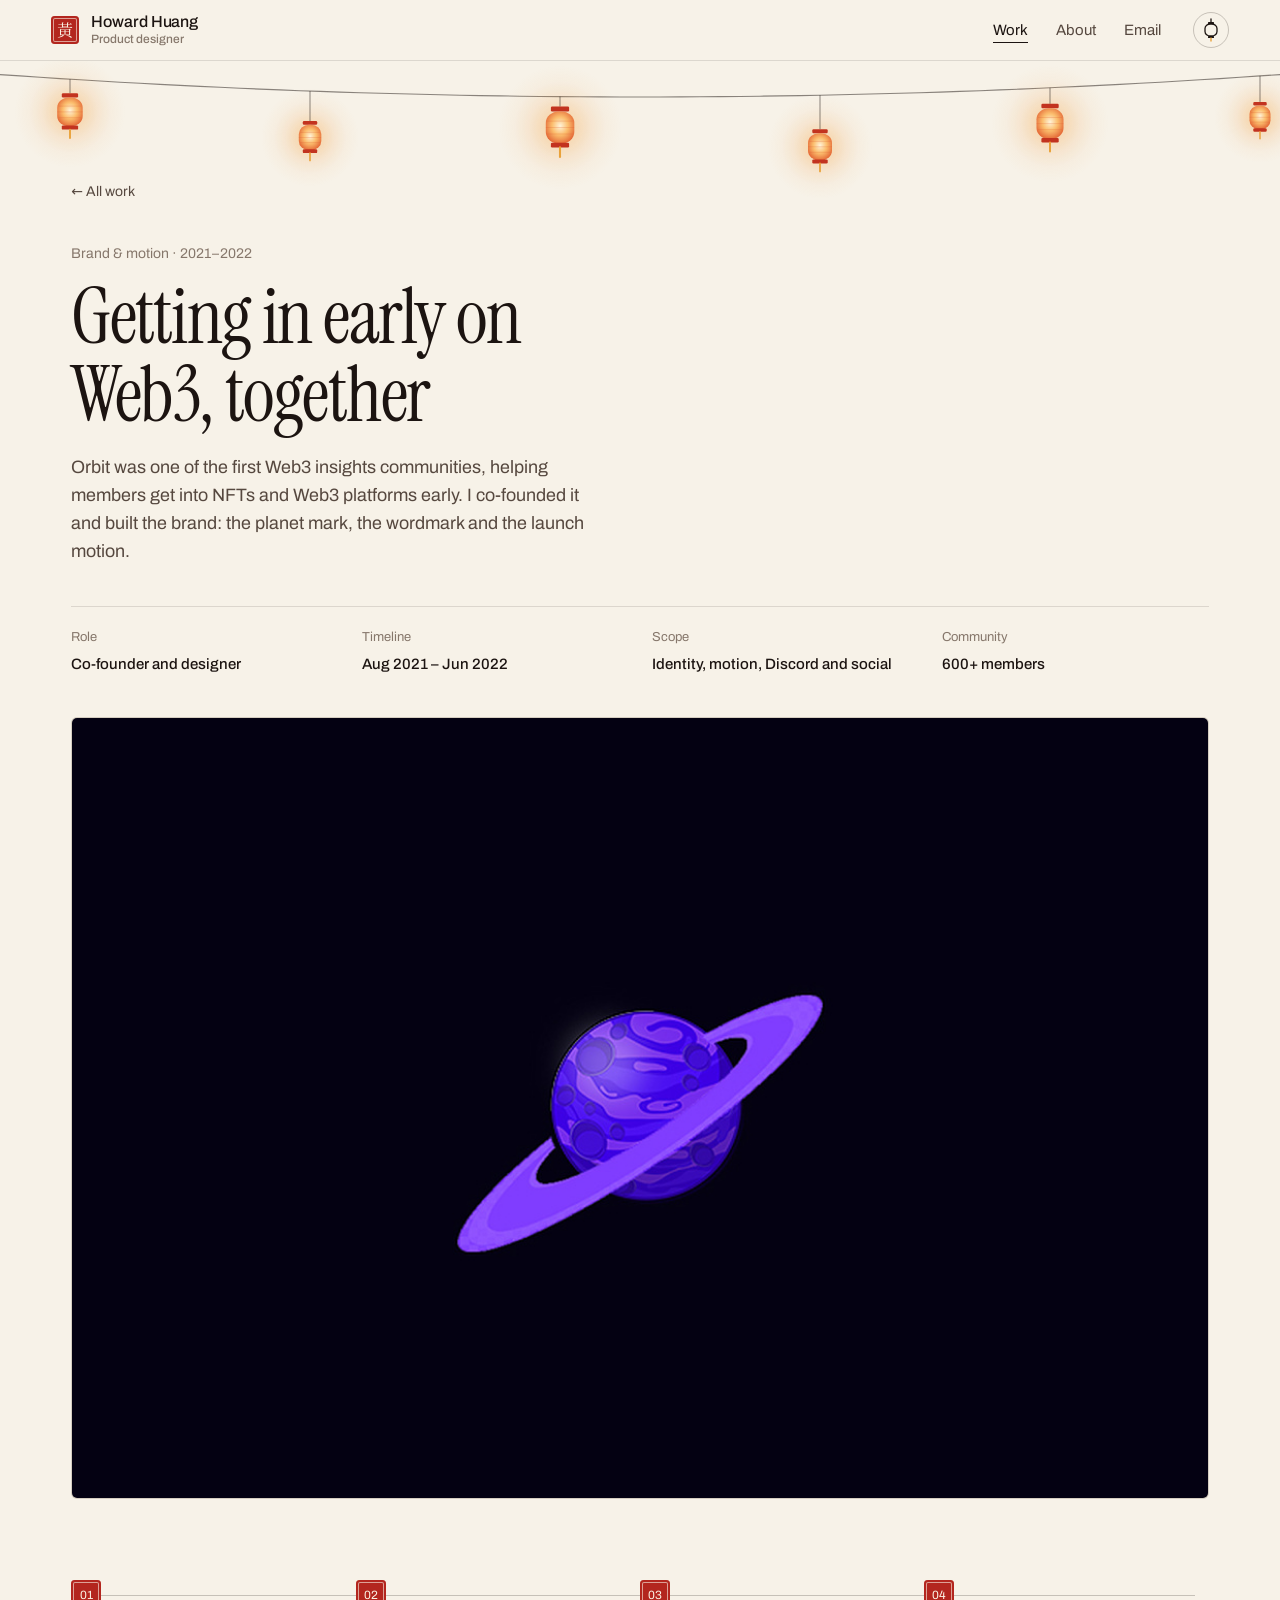
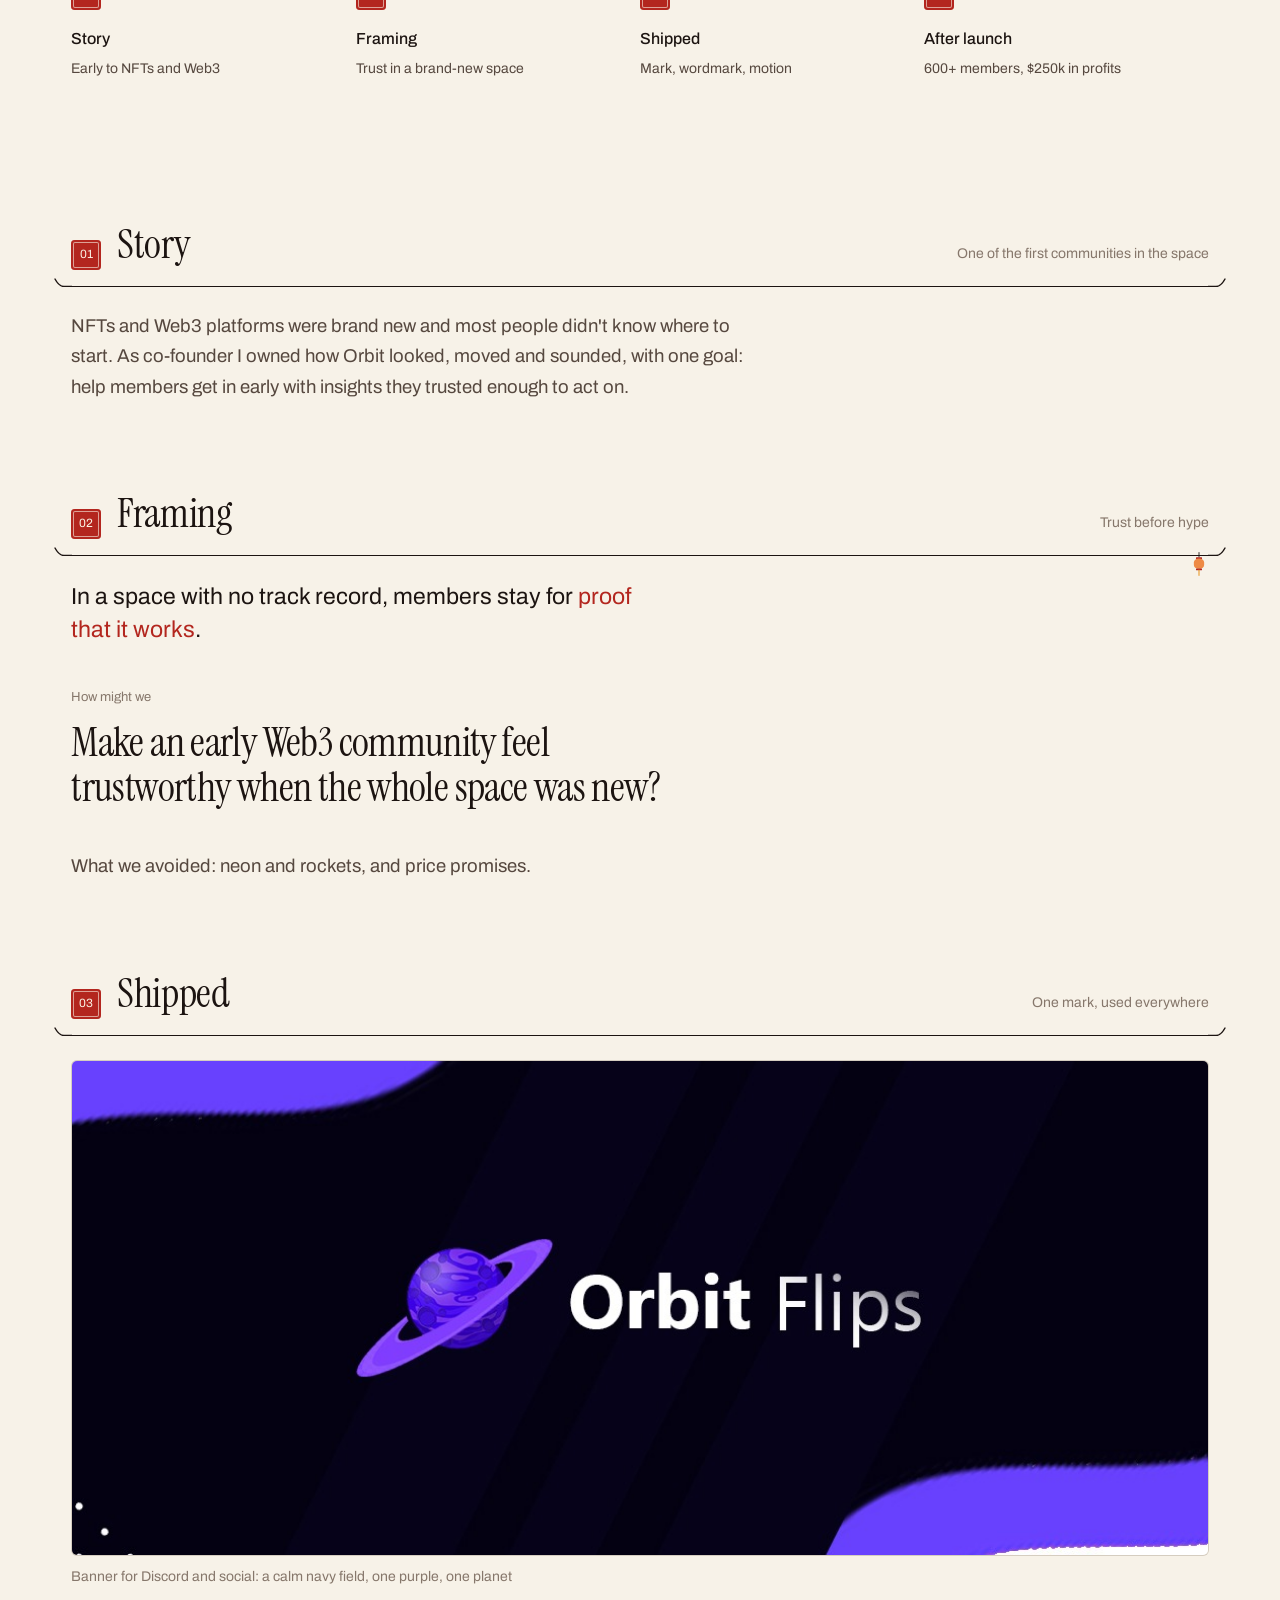
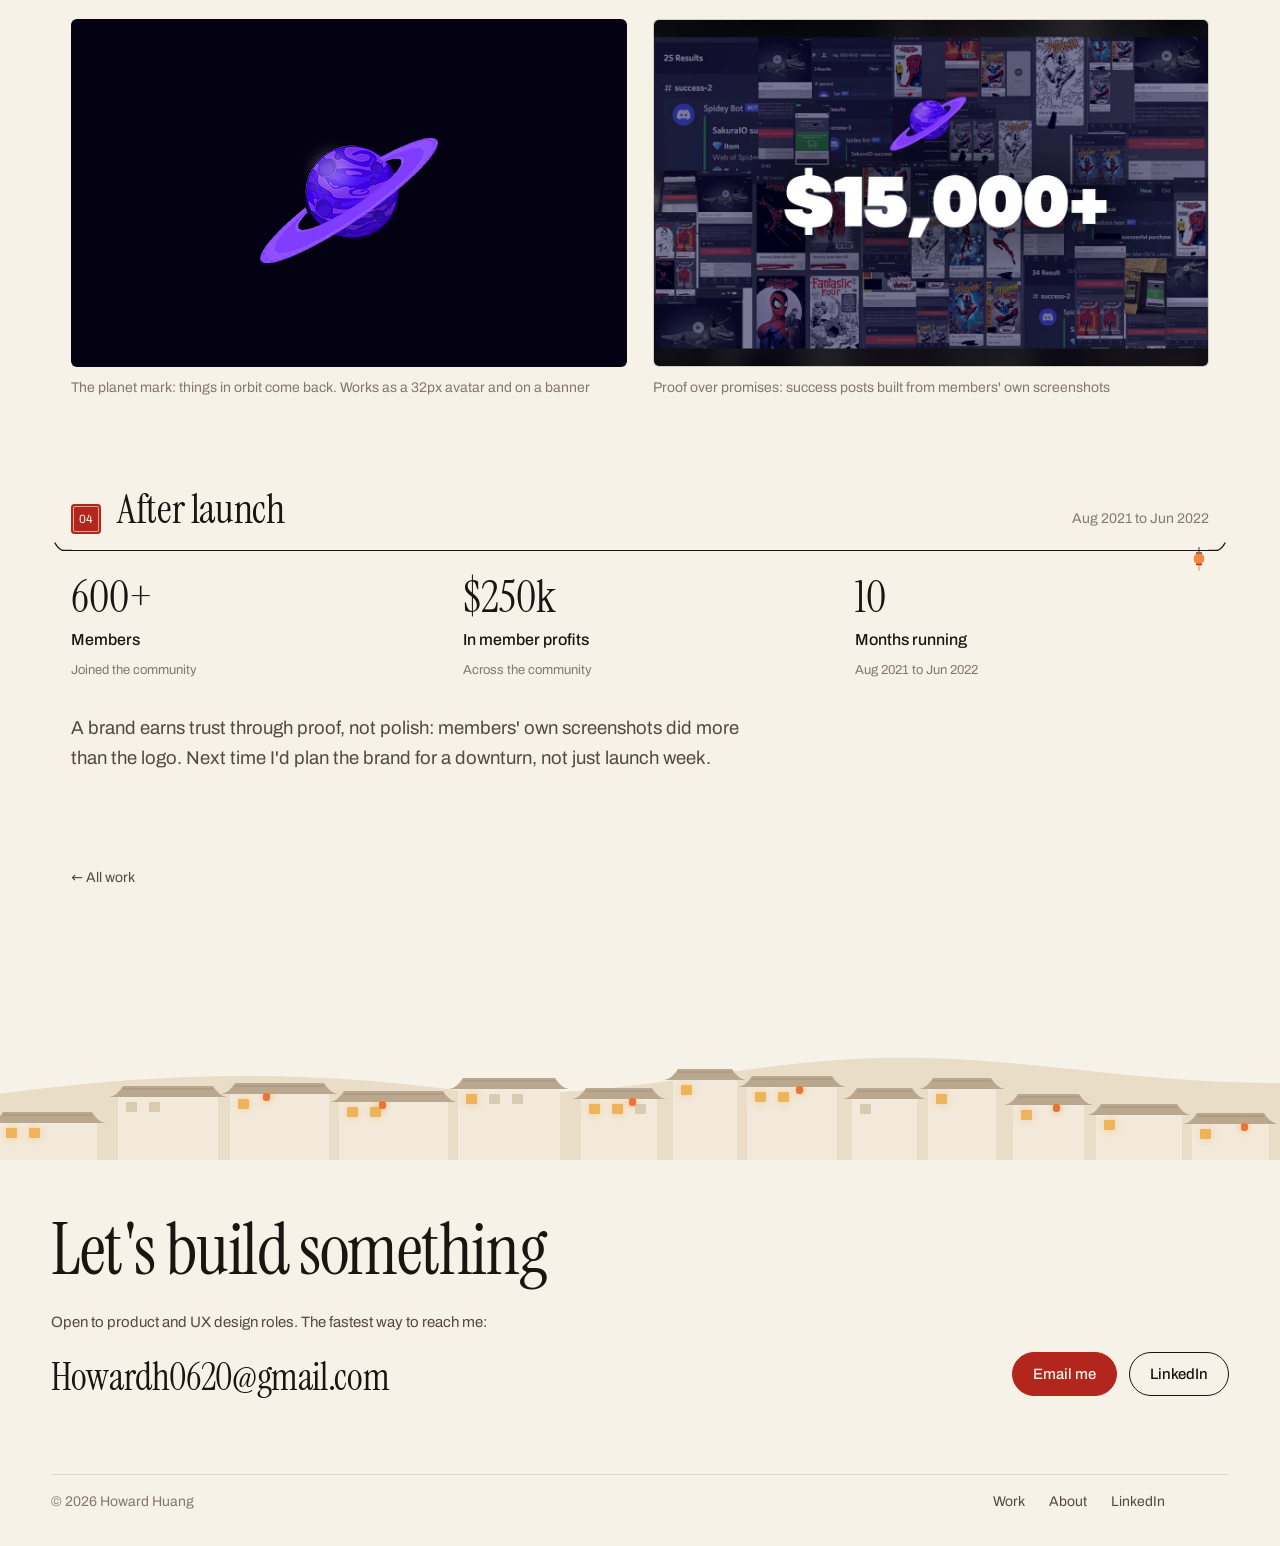
<file: orbit.html>
<!DOCTYPE html>
<html lang="en">
<head>
<meta charset="UTF-8">
<meta name="viewport" content="width=device-width, initial-scale=1.0, viewport-fit=cover">
<title>Orbit — Howard Huang</title>
<meta name="description" content="Brand identity and launch motion for a Web3 flipping community I co-founded.">
<meta name="theme-color" content="#F7F2E8">
<script>try{var t=localStorage.getItem('theme');if(t==='night')document.documentElement.setAttribute('data-theme','night')}catch(e){}</script>
<meta property="og:type" content="website">
<meta property="og:site_name" content="Howard Huang">
<meta property="og:title" content="Orbit — Howard Huang">
<meta property="og:description" content="Brand identity and launch motion for a Web3 flipping community I co-founded.">
<meta property="og:url" content="https://hhuang.ca/orbit.html">
<meta property="og:image" content="https://hhuang.ca/assets/ui/og-paper.jpg">
<meta property="og:image:width" content="1200">
<meta property="og:image:height" content="630">
<meta property="og:image:alt" content="Howard Huang, product designer">
<meta name="twitter:card" content="summary_large_image">
<meta name="twitter:image" content="https://hhuang.ca/assets/ui/og-paper.jpg">
<link rel="icon" type="image/png" sizes="32x32" href="assets/ui/hh-32.png">
<link rel="apple-touch-icon" sizes="180x180" href="assets/ui/hh-180.png">
<link rel="preload" href="assets/fonts/instrument-serif-latin-400-normal.woff2" as="font" type="font/woff2" crossorigin>
<link rel="stylesheet" href="assets/case.css">
<link rel="stylesheet" href="assets/paper.css">
</head>
<body>
<a class="skip" href="#main">Skip to content</a>
<header class="top"><div class="wrap">
  <a class="me" href="index.html"><span class="seal" lang="zh-Hant">黃</span><span class="me-t"><b>Howard Huang</b><small>Product designer</small></span></a>
  <nav aria-label="Main"><a href="index.html#work" aria-current="page">Work</a><a href="about.html">About</a><a href="mailto:Howardh0620@gmail.com">Email</a><button type="button" class="theme-t" aria-label="Switch to night mode" title="Night in Jiufen"><svg class="i-moon" viewBox="0 0 24 24" fill="none" stroke="currentColor" stroke-width="1.5" stroke-linecap="round" stroke-linejoin="round" aria-hidden="true"><path d="M20 14.5A8 8 0 0 1 9.5 4a8 8 0 1 0 10.5 10.5z"/></svg><svg class="i-lan" viewBox="0 0 16 22" aria-hidden="true"><circle class="glow" cx="8" cy="11" r="9" fill="rgba(242,178,74,.35)"/><line x1="8" y1="0" x2="8" y2="3" stroke="currentColor" stroke-width="1.3" stroke-linecap="round"/><rect x="5" y="3" width="6" height="2" rx=".6" fill="currentColor"/><rect class="body" x="2" y="5" width="12" height="12" rx="5.5" ry="4.5" stroke-width="1.3"/><rect x="5" y="17" width="6" height="2" rx=".6" fill="currentColor"/><line x1="8" y1="19" x2="8" y2="22" stroke="#E9A23B" stroke-width="1.4" stroke-linecap="round"/></svg><svg class="i-sun" viewBox="0 0 24 24" fill="none" stroke="currentColor" stroke-width="1.5" stroke-linecap="round" aria-hidden="true"><circle cx="12" cy="12" r="4"/><path d="M12 2v2M12 20v2M4.9 4.9l1.4 1.4M17.7 17.7l1.4 1.4M2 12h2M20 12h2M4.9 19.1l1.4-1.4M17.7 6.3l1.4-1.4"/></svg></button></nav>
</div></header>
<main id="main" class="cs">
<svg class="strand" viewBox="0 0 1440 110" preserveAspectRatio="xMidYMin slice" aria-hidden="true" focusable="false"><defs>
 <radialGradient id="lg" cx="50%" cy="45%" r="62%"><stop offset="0" stop-color="#FFF3DA"/><stop offset=".45" stop-color="#FBBE6E"/><stop offset="1" stop-color="#E0592C"/></radialGradient>
 <radialGradient id="glow" cx="50%" cy="50%" r="50%"><stop offset="0" stop-color="#FFC978" stop-opacity=".55"/><stop offset=".25" stop-color="#F5A94A" stop-opacity=".32"/><stop offset=".5" stop-color="#F29A3E" stop-opacity=".14"/><stop offset=".75" stop-color="#F29A3E" stop-opacity=".04"/><stop offset="1" stop-color="#F29A3E" stop-opacity="0"/></radialGradient>
 <radialGradient id="wglow" cx="50%" cy="50%" r="50%"><stop offset="0" stop-color="#FFC978" stop-opacity=".45"/><stop offset=".3" stop-color="#F5A94A" stop-opacity=".22"/><stop offset=".6" stop-color="#F29A3E" stop-opacity=".07"/><stop offset="1" stop-color="#F29A3E" stop-opacity="0"/></radialGradient>
 <linearGradient id="sky" x1="0" y1="0" x2="0" y2="1"><stop offset="0" style="stop-color:var(--sky-top,#F7F2E8);stop-opacity:var(--sky-top-o,0)"/><stop offset="1" style="stop-color:var(--sky-bot,#F3E3C6);stop-opacity:.7"/></linearGradient>
 <linearGradient id="fade" x1="0" y1="0" x2="0" y2="1"><stop offset=".7" style="stop-color:var(--paper,#F7F2E8);stop-opacity:0"/><stop offset="1" style="stop-color:var(--paper,#F7F2E8)"/></linearGradient>
</defs><path d="M-20,6.0 L0,7.6 L20,9.2 L40,10.7 L60,12.1 L80,13.6 L100,14.9 L120,16.3 L140,17.6 L160,18.8 L180,20.0 L200,21.2 L220,22.3 L240,23.4 L260,24.4 L280,25.4 L300,26.3 L320,27.2 L340,28.1 L360,28.9 L380,29.7 L400,30.4 L420,31.1 L440,31.7 L460,32.3 L480,32.8 L500,33.3 L520,33.8 L540,34.2 L560,34.6 L580,34.9 L600,35.2 L620,35.5 L640,35.6 L660,35.8 L680,35.9 L700,36.0 L720,36.0 L740,36.0 L760,35.9 L780,35.8 L800,35.6 L820,35.5 L840,35.2 L860,34.9 L880,34.6 L900,34.2 L920,33.8 L940,33.3 L960,32.8 L980,32.3 L1000,31.7 L1020,31.1 L1040,30.4 L1060,29.7 L1080,28.9 L1100,28.1 L1120,27.2 L1140,26.3 L1160,25.4 L1180,24.4 L1200,23.4 L1220,22.3 L1240,21.2 L1260,20.0 L1280,18.8 L1300,17.6 L1320,16.3 L1340,14.9 L1360,13.6 L1380,12.1 L1400,10.7 L1420,9.2 L1440,7.6 L1460,6.0" fill="none" stroke="#1C1411" stroke-opacity=".5" stroke-width="1.1" class="wire"/><g class="ln" style="--i:0;--ox:150px;--oy:18.2px"><circle class="halo" cx="150" cy="50.9" r="55.5" fill="url(#glow)" style="--d:0.00s"/><line class="wire" x1="150" y1="18.2" x2="150" y2="32.2" stroke="#1C1411" stroke-opacity=".5"/><rect x="141.8" y="32.2" width="16.3" height="4.2" rx="1.2" fill="#C2331F"/><rect class="paper" x="137.2" y="36.5" width="25.5" height="28.9" rx="11.7" ry="10.4" fill="url(#lg)" style="--d:0.00s"/><line x1="138.7" y1="45.1" x2="161.3" y2="45.1" stroke="#D9542A" stroke-opacity=".28" stroke-width=".8"/><line x1="137.2" y1="50.9" x2="162.8" y2="50.9" stroke="#D9542A" stroke-opacity=".28" stroke-width=".8"/><line x1="138.7" y1="56.7" x2="161.3" y2="56.7" stroke="#D9542A" stroke-opacity=".28" stroke-width=".8"/><rect x="141.8" y="64.4" width="16.3" height="4.2" rx="1.2" fill="#C2331F"/><path d="M150,68.6 v8.5" stroke="#E9A23B" stroke-width="1.9" stroke-linecap="round"/></g><g class="ln" style="--i:1;--ox:390px;--oy:30.0px"><circle class="halo" cx="390" cy="76.5" r="49.0" fill="url(#glow)" style="--d:0.73s"/><line class="wire" x1="390" y1="30.0" x2="390" y2="60.0" stroke="#1C1411" stroke-opacity=".5"/><rect x="382.8" y="60.0" width="14.4" height="3.8" rx="1.2" fill="#C2331F"/><rect class="paper" x="378.8" y="63.8" width="22.5" height="25.5" rx="10.3" ry="9.2" fill="url(#lg)" style="--d:0.73s"/><line x1="380.0" y1="71.4" x2="400.0" y2="71.4" stroke="#D9542A" stroke-opacity=".28" stroke-width=".8"/><line x1="378.8" y1="76.5" x2="401.2" y2="76.5" stroke="#D9542A" stroke-opacity=".28" stroke-width=".8"/><line x1="380.0" y1="81.6" x2="400.0" y2="81.6" stroke="#D9542A" stroke-opacity=".28" stroke-width=".8"/><rect x="382.8" y="88.3" width="14.4" height="3.8" rx="1.2" fill="#C2331F"/><path d="M390,92.0 v7.5" stroke="#E9A23B" stroke-width="1.7" stroke-linecap="round"/></g><g class="ln" style="--i:2;--ox:640px;--oy:35.6px"><circle class="halo" cx="640" cy="66.5" r="62.0" fill="url(#glow)" style="--d:1.46s"/><line class="wire" x1="640" y1="35.6" x2="640" y2="45.6" stroke="#1C1411" stroke-opacity=".5"/><rect x="630.9" y="45.6" width="18.2" height="4.8" rx="1.2" fill="#C2331F"/><rect class="paper" x="625.8" y="50.4" width="28.5" height="32.3" rx="13.1" ry="11.6" fill="url(#lg)" style="--d:1.46s"/><line x1="627.3" y1="60.1" x2="652.7" y2="60.1" stroke="#D9542A" stroke-opacity=".28" stroke-width=".8"/><line x1="625.8" y1="66.5" x2="654.2" y2="66.5" stroke="#D9542A" stroke-opacity=".28" stroke-width=".8"/><line x1="627.3" y1="73.0" x2="652.7" y2="73.0" stroke="#D9542A" stroke-opacity=".28" stroke-width=".8"/><rect x="630.9" y="81.7" width="18.2" height="4.8" rx="1.2" fill="#C2331F"/><path d="M640,86.4 v9.5" stroke="#E9A23B" stroke-width="2.1" stroke-linecap="round"/></g><g class="ln" style="--i:3;--ox:900px;--oy:34.2px"><circle class="halo" cx="900" cy="85.8" r="52.2" fill="url(#glow)" style="--d:2.19s"/><line class="wire" x1="900" y1="34.2" x2="900" y2="68.2" stroke="#1C1411" stroke-opacity=".5"/><rect x="892.3" y="68.2" width="15.4" height="4.0" rx="1.2" fill="#C2331F"/><rect class="paper" x="888.0" y="72.2" width="24.0" height="27.2" rx="11.0" ry="9.8" fill="url(#lg)" style="--d:2.19s"/><line x1="889.3" y1="80.4" x2="910.7" y2="80.4" stroke="#D9542A" stroke-opacity=".28" stroke-width=".8"/><line x1="888.0" y1="85.8" x2="912.0" y2="85.8" stroke="#D9542A" stroke-opacity=".28" stroke-width=".8"/><line x1="889.3" y1="91.3" x2="910.7" y2="91.3" stroke="#D9542A" stroke-opacity=".28" stroke-width=".8"/><rect x="892.3" y="98.4" width="15.4" height="4.0" rx="1.2" fill="#C2331F"/><path d="M900,102.4 v8.0" stroke="#E9A23B" stroke-width="1.8" stroke-linecap="round"/></g><g class="ln" style="--i:4;--ox:1130px;--oy:26.8px"><circle class="halo" cx="1130" cy="62.6" r="58.8" fill="url(#glow)" style="--d:2.92s"/><line class="wire" x1="1130" y1="26.8" x2="1130" y2="42.8" stroke="#1C1411" stroke-opacity=".5"/><rect x="1121.4" y="42.8" width="17.3" height="4.5" rx="1.2" fill="#C2331F"/><rect class="paper" x="1116.5" y="47.3" width="27.0" height="30.6" rx="12.4" ry="11.0" fill="url(#lg)" style="--d:2.92s"/><line x1="1118.0" y1="56.5" x2="1142.0" y2="56.5" stroke="#D9542A" stroke-opacity=".28" stroke-width=".8"/><line x1="1116.5" y1="62.6" x2="1143.5" y2="62.6" stroke="#D9542A" stroke-opacity=".28" stroke-width=".8"/><line x1="1118.0" y1="68.7" x2="1142.0" y2="68.7" stroke="#D9542A" stroke-opacity=".28" stroke-width=".8"/><rect x="1121.4" y="76.9" width="17.3" height="4.5" rx="1.2" fill="#C2331F"/><path d="M1130,81.4 v9.0" stroke="#E9A23B" stroke-width="2.0" stroke-linecap="round"/></g><g class="ln" style="--i:5;--ox:1340px;--oy:14.9px"><circle class="halo" cx="1340" cy="56.3" r="45.7" fill="url(#glow)" style="--d:0.65s"/><line class="wire" x1="1340" y1="14.9" x2="1340" y2="40.9" stroke="#1C1411" stroke-opacity=".5"/><rect x="1333.3" y="40.9" width="13.4" height="3.5" rx="1.2" fill="#C2331F"/><rect class="paper" x="1329.5" y="44.4" width="21.0" height="23.8" rx="9.7" ry="8.6" fill="url(#lg)" style="--d:0.65s"/><line x1="1330.7" y1="51.6" x2="1349.3" y2="51.6" stroke="#D9542A" stroke-opacity=".28" stroke-width=".8"/><line x1="1329.5" y1="56.3" x2="1350.5" y2="56.3" stroke="#D9542A" stroke-opacity=".28" stroke-width=".8"/><line x1="1330.7" y1="61.1" x2="1349.3" y2="61.1" stroke="#D9542A" stroke-opacity=".28" stroke-width=".8"/><rect x="1333.3" y="67.2" width="13.4" height="3.5" rx="1.2" fill="#C2331F"/><path d="M1340,70.7 v7.0" stroke="#E9A23B" stroke-width="1.5" stroke-linecap="round"/></g></svg>














  <section class="cs-hero">
    <a class="cs-back" href="index.html#work">&larr; All work</a>
    <p class="cs-eyebrow">Brand &amp; motion &middot; 2021&ndash;2022</p>
    <h1>Getting in early on Web3, together</h1>
    <p class="cs-lede">Orbit was one of the first Web3 insights communities, helping members get into NFTs and Web3 platforms early. I co-founded it and built the brand: the planet mark, the wordmark and the launch motion.</p>
    <div class="cs-facts">
      <div><span>Role</span><b>Co-founder and designer</b></div>
      <div><span>Timeline</span><b>Aug 2021 &ndash; Jun 2022</b></div>
      <div><span>Scope</span><b>Identity, motion, Discord and social</b></div>
      <div><span>Community</span><b>600+ members</b></div>
    </div>
    <div class="cs-media"><video src="assets/work/orbit-motion.mp4" poster="assets/work/orbit-cover.jpg" autoplay muted loop playsinline preload="metadata" aria-label="Orbit Flips launch motion"></video></div>
    <nav class="cs-thread four" aria-label="The story">
      <a href="#story"><i>01</i><b>Story</b><span>Early to NFTs and Web3</span></a>
      <a href="#framing"><i>02</i><b>Framing</b><span>Trust in a brand-new space</span></a>
      <a href="#shipped"><i>03</i><b>Shipped</b><span>Mark, wordmark, motion</span></a>
      <a href="#after"><i>04</i><b>After launch</b><span>600+ members, $250k in profits</span></a>
    </nav>
  </section>

  <section class="cs-sec" id="story">
    <header><i>01</i><h2>Story</h2><p>One of the first communities in the space</p></header>
    <div class="cs-body">
      <p class="cs-prose">NFTs and Web3 platforms were brand new and most people didn't know where to start. As co-founder I owned how Orbit looked, moved and sounded, with one goal: help members get in early with insights they trusted enough to act on.</p>
    </div>
  </section>

  <section class="cs-sec" id="framing">
    <header><i>02</i><h2>Framing</h2><p>Trust before hype</p></header>
    <div class="cs-body">
      <p class="cs-say">In a space with no track record, members stay for <em>proof that it works</em>.</p>
      <div class="cs-hmw"><span>How might we</span><p>Make an early Web3 community feel trustworthy when the whole space was new?</p></div>
      <p class="cs-prose">What we avoided: neon and rockets, and price promises.</p>
    </div>
  </section>

  <section class="cs-sec" id="shipped">
    <header><i>03</i><h2>Shipped</h2><p>One mark, used everywhere</p></header>
    <div class="cs-body">
      <figure class="cs-fig"><div class="frame wide"><img src="assets/work/orbit-banner.jpg" alt="Orbit Flips banner: planet mark and wordmark on deep navy with purple waves" loading="lazy"></div>
        <figcaption>Banner for Discord and social: a calm navy field, one purple, one planet</figcaption></figure>
      <div class="pair">
        <figure class="cs-fig"><div class="frame fill" style="background:#040112"><img src="assets/work/orbit-cover.jpg" alt="The Orbit planet mark" loading="lazy"></div>
          <figcaption>The planet mark: things in orbit come back. Works as a 32px avatar and on a banner</figcaption></figure>
        <figure class="cs-fig"><div class="frame fill"><img src="assets/work/orbit-1.jpg" alt="Orbit success graphic made from members' purchase screenshots" loading="lazy"></div>
          <figcaption>Proof over promises: success posts built from members' own screenshots</figcaption></figure>
      </div>
    </div>
  </section>

  <section class="cs-sec" id="after">
    <header><i>04</i><h2>After launch</h2><p>Aug 2021 to Jun 2022</p></header>
    <div class="cs-body">
      <div class="cs-results">
        <div class="cs-res"><div class="n num">600+</div><b>Members</b><p>Joined the community</p></div>
        <div class="cs-res"><div class="n num">$250k</div><b>In member profits</b><p>Across the community</p></div>
        <div class="cs-res"><div class="n num">10</div><b>Months running</b><p>Aug 2021 to Jun 2022</p></div>
      </div>
      <p class="cs-prose">A brand earns trust through proof, not polish: members' own screenshots did more than the logo. Next time I'd plan the brand for a downturn, not just launch week.</p>
    </div>
  </section>

  <div class="cs-end"><a class="cs-back" href="index.html#work" style="margin:0">&larr; All work</a></div>
</main>
<footer class="foot"><svg class="roofs" viewBox="0 0 1440 150" preserveAspectRatio="xMidYMax slice" aria-hidden="true" focusable="false"><defs>
 <radialGradient id="lg" cx="50%" cy="45%" r="62%"><stop offset="0" stop-color="#FFF3DA"/><stop offset=".45" stop-color="#FBBE6E"/><stop offset="1" stop-color="#E0592C"/></radialGradient>
 <radialGradient id="glow" cx="50%" cy="50%" r="50%"><stop offset="0" stop-color="#FFC978" stop-opacity=".55"/><stop offset=".25" stop-color="#F5A94A" stop-opacity=".32"/><stop offset=".5" stop-color="#F29A3E" stop-opacity=".14"/><stop offset=".75" stop-color="#F29A3E" stop-opacity=".04"/><stop offset="1" stop-color="#F29A3E" stop-opacity="0"/></radialGradient>
 <radialGradient id="wglow" cx="50%" cy="50%" r="50%"><stop offset="0" stop-color="#FFC978" stop-opacity=".45"/><stop offset=".3" stop-color="#F5A94A" stop-opacity=".22"/><stop offset=".6" stop-color="#F29A3E" stop-opacity=".07"/><stop offset="1" stop-color="#F29A3E" stop-opacity="0"/></radialGradient>
 <linearGradient id="sky" x1="0" y1="0" x2="0" y2="1"><stop offset="0" style="stop-color:var(--sky-top,#F7F2E8);stop-opacity:var(--sky-top-o,0)"/><stop offset="1" style="stop-color:var(--sky-bot,#F3E3C6);stop-opacity:.7"/></linearGradient>
 <linearGradient id="fade" x1="0" y1="0" x2="0" y2="1"><stop offset=".7" style="stop-color:var(--paper,#F7F2E8);stop-opacity:0"/><stop offset="1" style="stop-color:var(--paper,#F7F2E8)"/></linearGradient>
</defs><circle class="star" cx="673" cy="45" r="1" fill="#FBF4E6" style="--d:0.74s"/><circle class="star" cx="943" cy="44" r="1.5" fill="#FBF4E6" style="--d:3.59s"/><circle class="star" cx="192" cy="49" r="0.8" fill="#FBF4E6" style="--d:2.91s"/><circle class="star" cx="303" cy="59" r="1.5" fill="#FBF4E6" style="--d:0.63s"/><circle class="star" cx="390" cy="39" r="0.8" fill="#FBF4E6" style="--d:3.10s"/><circle class="star" cx="573" cy="54" r="0.8" fill="#FBF4E6" style="--d:3.68s"/><circle class="star" cx="348" cy="41" r="1.5" fill="#FBF4E6" style="--d:3.56s"/><circle class="star" cx="1063" cy="58" r="1.5" fill="#FBF4E6" style="--d:1.12s"/><circle class="star" cx="1110" cy="41" r="0.8" fill="#FBF4E6" style="--d:3.52s"/><circle class="star" cx="159" cy="45" r="1.5" fill="#FBF4E6" style="--d:0.56s"/><circle class="star" cx="388" cy="54" r="0.8" fill="#FBF4E6" style="--d:3.86s"/><circle class="star" cx="95" cy="54" r="1" fill="#FBF4E6" style="--d:3.58s"/><circle class="star" cx="346" cy="36" r="0.8" fill="#FBF4E6" style="--d:0.53s"/><circle class="star" cx="1246" cy="48" r="1.5" fill="#FBF4E6" style="--d:2.15s"/><circle class="star" cx="340" cy="38" r="1" fill="#FBF4E6" style="--d:2.55s"/><circle class="star" cx="208" cy="50" r="1" fill="#FBF4E6" style="--d:3.76s"/><circle class="star" cx="997" cy="37" r="1.2" fill="#FBF4E6" style="--d:2.22s"/><circle class="star" cx="854" cy="40" r="1.2" fill="#FBF4E6" style="--d:2.95s"/><circle class="star" cx="815" cy="37" r="1.5" fill="#FBF4E6" style="--d:3.80s"/><circle class="star" cx="388" cy="51" r="0.8" fill="#FBF4E6" style="--d:2.94s"/><circle class="star" cx="1156" cy="49" r="0.8" fill="#FBF4E6" style="--d:3.47s"/><circle class="star" cx="229" cy="57" r="1.2" fill="#FBF4E6" style="--d:1.81s"/><circle class="star" cx="597" cy="60" r="0.8" fill="#FBF4E6" style="--d:1.52s"/><circle class="star" cx="856" cy="36" r="0.8" fill="#FBF4E6" style="--d:0.85s"/><path d="M0,96 C200,62 360,58 520,78 C680,98 800,52 960,48 C1120,44 1240,84 1440,70 L1440,150 L0,150 Z" fill="#E9DDC7" class="mtn1"/><rect class="wall" x="-30" y="117" width="88" height="33" fill="#F2E9DA"/><circle class="wglow" cx="-16" cy="128" r="14" fill="url(#wglow)" style="--d:0.00s"/><rect class="win" x="-22" y="123" width="11" height="10" rx="1" fill="#EDB45A" style="--d:0.00s"/><circle class="wglow" cx="6" cy="128" r="14" fill="url(#wglow)" style="--d:1.37s"/><rect class="win" x="1" y="123" width="11" height="10" rx="1" fill="#EDB45A" style="--d:1.37s"/><path d="M-39,118 Q-31,117 -25,107 L53,107 Q59,117 67,118 Z" fill="#B9A88F" class="roof"/><line x1="-25" y1="110" x2="53" y2="110" stroke="#A3927A" class="ridge"/><circle class="halo" cx="15" cy="121" r="11" fill="url(#glow)" style="--d:1.80s"/><rect x="11" y="117" width="7" height="8" rx="3" fill="#E9733A"/><rect class="wall" x="78" y="112" width="99" height="38" fill="#F2E9DA"/><circle class="wglow" cx="92" cy="123" r="14" fill="url(#wglow)" style="--d:2.74s"/><rect class="win" x="86" y="118" width="11" height="10" rx="1" fill="#EDB45A" style="--d:2.74s"/><circle class="wglow" cx="114" cy="123" r="14" fill="url(#wglow)" style="--d:4.11s"/><rect class="win" x="109" y="118" width="11" height="10" rx="1" fill="#EDB45A" style="--d:4.11s"/><path d="M69,113 Q77,112 83,102 L172,102 Q178,112 186,113 Z" fill="#B9A88F" class="roof"/><line x1="83" y1="105" x2="172" y2="105" stroke="#A3927A" class="ridge"/><rect class="wall" x="198" y="86" width="100" height="64" fill="#F2E9DA"/><rect class="dim" x="206" y="92" width="11" height="10" rx="1" fill="#D9CBB2"/><rect class="dim" x="229" y="92" width="11" height="10" rx="1" fill="#D9CBB2"/><path d="M189,87 Q197,86 203,76 L293,76 Q299,86 307,87 Z" fill="#B9A88F" class="roof"/><line x1="203" y1="79" x2="293" y2="79" stroke="#A3927A" class="ridge"/><rect class="wall" x="310" y="83" width="99" height="67" fill="#F2E9DA"/><circle class="wglow" cx="324" cy="94" r="14" fill="url(#wglow)" style="--d:3.22s"/><rect class="win" x="318" y="89" width="11" height="10" rx="1" fill="#EDB45A" style="--d:3.22s"/><path d="M301,84 Q309,83 315,73 L404,73 Q410,83 418,84 Z" fill="#B9A88F" class="roof"/><line x1="315" y1="76" x2="404" y2="76" stroke="#A3927A" class="ridge"/><circle class="halo" cx="347" cy="87" r="11" fill="url(#glow)" style="--d:0.30s"/><rect x="343" y="83" width="7" height="8" rx="3" fill="#E9733A"/><rect class="wall" x="419" y="91" width="109" height="59" fill="#F2E9DA"/><circle class="wglow" cx="432" cy="102" r="14" fill="url(#wglow)" style="--d:4.59s"/><rect class="win" x="427" y="97" width="11" height="10" rx="1" fill="#EDB45A" style="--d:4.59s"/><circle class="wglow" cx="456" cy="102" r="14" fill="url(#wglow)" style="--d:0.96s"/><rect class="win" x="450" y="97" width="11" height="10" rx="1" fill="#EDB45A" style="--d:0.96s"/><path d="M410,92 Q418,91 424,81 L523,81 Q529,91 537,92 Z" fill="#B9A88F" class="roof"/><line x1="424" y1="84" x2="523" y2="84" stroke="#A3927A" class="ridge"/><circle class="halo" cx="462" cy="95" r="11" fill="url(#glow)" style="--d:2.10s"/><rect x="459" y="91" width="7" height="8" rx="3" fill="#E9733A"/><rect class="wall" x="538" y="78" width="102" height="72" fill="#F2E9DA"/><circle class="wglow" cx="552" cy="89" r="14" fill="url(#wglow)" style="--d:2.33s"/><rect class="win" x="546" y="84" width="11" height="10" rx="1" fill="#EDB45A" style="--d:2.33s"/><rect class="dim" x="569" y="84" width="11" height="10" rx="1" fill="#D9CBB2"/><rect class="dim" x="592" y="84" width="11" height="10" rx="1" fill="#D9CBB2"/><path d="M529,79 Q537,78 543,68 L635,68 Q641,78 649,79 Z" fill="#B9A88F" class="roof"/><line x1="543" y1="71" x2="635" y2="71" stroke="#A3927A" class="ridge"/><rect class="wall" x="661" y="88" width="76" height="62" fill="#F2E9DA"/><circle class="wglow" cx="674" cy="99" r="14" fill="url(#wglow)" style="--d:1.44s"/><rect class="win" x="669" y="94" width="11" height="10" rx="1" fill="#EDB45A" style="--d:1.44s"/><circle class="wglow" cx="698" cy="99" r="14" fill="url(#wglow)" style="--d:2.81s"/><rect class="win" x="692" y="94" width="11" height="10" rx="1" fill="#EDB45A" style="--d:2.81s"/><rect class="dim" x="715" y="94" width="11" height="10" rx="1" fill="#D9CBB2"/><path d="M652,89 Q660,88 666,78 L732,78 Q738,88 746,89 Z" fill="#B9A88F" class="roof"/><line x1="666" y1="81" x2="732" y2="81" stroke="#A3927A" class="ridge"/><circle class="halo" cx="712" cy="92" r="11" fill="url(#glow)" style="--d:1.50s"/><rect x="709" y="88" width="7" height="8" rx="3" fill="#E9733A"/><rect class="wall" x="753" y="69" width="64" height="81" fill="#F2E9DA"/><circle class="wglow" cx="766" cy="80" r="14" fill="url(#wglow)" style="--d:0.55s"/><rect class="win" x="761" y="75" width="11" height="10" rx="1" fill="#EDB45A" style="--d:0.55s"/><path d="M744,70 Q752,69 758,59 L812,59 Q818,69 826,70 Z" fill="#B9A88F" class="roof"/><line x1="758" y1="62" x2="812" y2="62" stroke="#A3927A" class="ridge"/><rect class="wall" x="827" y="76" width="90" height="74" fill="#F2E9DA"/><circle class="wglow" cx="840" cy="87" r="14" fill="url(#wglow)" style="--d:1.92s"/><rect class="win" x="835" y="82" width="11" height="10" rx="1" fill="#EDB45A" style="--d:1.92s"/><circle class="wglow" cx="864" cy="87" r="14" fill="url(#wglow)" style="--d:3.29s"/><rect class="win" x="858" y="82" width="11" height="10" rx="1" fill="#EDB45A" style="--d:3.29s"/><path d="M818,77 Q826,76 832,66 L912,66 Q918,76 926,77 Z" fill="#B9A88F" class="roof"/><line x1="832" y1="69" x2="912" y2="69" stroke="#A3927A" class="ridge"/><circle class="halo" cx="880" cy="80" r="11" fill="url(#glow)" style="--d:1.20s"/><rect x="876" y="76" width="7" height="8" rx="3" fill="#E9733A"/><rect class="wall" x="932" y="88" width="65" height="62" fill="#F2E9DA"/><rect class="dim" x="940" y="94" width="11" height="10" rx="1" fill="#D9CBB2"/><path d="M923,89 Q931,88 937,78 L992,78 Q998,88 1006,89 Z" fill="#B9A88F" class="roof"/><line x1="937" y1="81" x2="992" y2="81" stroke="#A3927A" class="ridge"/><rect class="wall" x="1008" y="78" width="68" height="72" fill="#F2E9DA"/><circle class="wglow" cx="1022" cy="89" r="14" fill="url(#wglow)" style="--d:1.03s"/><rect class="win" x="1016" y="84" width="11" height="10" rx="1" fill="#EDB45A" style="--d:1.03s"/><path d="M999,79 Q1007,78 1013,68 L1071,68 Q1077,78 1085,79 Z" fill="#B9A88F" class="roof"/><line x1="1013" y1="71" x2="1071" y2="71" stroke="#A3927A" class="ridge"/><rect class="wall" x="1093" y="94" width="71" height="56" fill="#F2E9DA"/><circle class="wglow" cx="1106" cy="105" r="14" fill="url(#wglow)" style="--d:2.40s"/><rect class="win" x="1101" y="100" width="11" height="10" rx="1" fill="#EDB45A" style="--d:2.40s"/><path d="M1084,95 Q1092,94 1098,84 L1159,84 Q1165,94 1173,95 Z" fill="#B9A88F" class="roof"/><line x1="1098" y1="87" x2="1159" y2="87" stroke="#A3927A" class="ridge"/><circle class="halo" cx="1137" cy="98" r="11" fill="url(#glow)" style="--d:0.90s"/><rect x="1133" y="94" width="7" height="8" rx="3" fill="#E9733A"/><rect class="wall" x="1176" y="104" width="86" height="46" fill="#F2E9DA"/><circle class="wglow" cx="1190" cy="115" r="14" fill="url(#wglow)" style="--d:3.77s"/><rect class="win" x="1184" y="110" width="11" height="10" rx="1" fill="#EDB45A" style="--d:3.77s"/><path d="M1167,105 Q1175,104 1181,94 L1257,94 Q1263,104 1271,105 Z" fill="#B9A88F" class="roof"/><line x1="1181" y1="97" x2="1257" y2="97" stroke="#A3927A" class="ridge"/><rect class="wall" x="1272" y="113" width="77" height="37" fill="#F2E9DA"/><circle class="wglow" cx="1286" cy="124" r="14" fill="url(#wglow)" style="--d:0.14s"/><rect class="win" x="1280" y="119" width="11" height="10" rx="1" fill="#EDB45A" style="--d:0.14s"/><path d="M1263,114 Q1271,113 1277,103 L1344,103 Q1350,113 1358,114 Z" fill="#B9A88F" class="roof"/><line x1="1277" y1="106" x2="1344" y2="106" stroke="#A3927A" class="ridge"/><circle class="halo" cx="1324" cy="117" r="11" fill="url(#glow)" style="--d:2.70s"/><rect x="1321" y="113" width="7" height="8" rx="3" fill="#E9733A"/><rect class="wall" x="1369" y="122" width="96" height="28" fill="#F2E9DA"/><circle class="wglow" cx="1382" cy="133" r="14" fill="url(#wglow)" style="--d:1.51s"/><rect class="win" x="1377" y="128" width="11" height="10" rx="1" fill="#EDB45A" style="--d:1.51s"/><path d="M1360,123 Q1368,122 1374,112 L1460,112 Q1466,122 1474,123 Z" fill="#B9A88F" class="roof"/><line x1="1374" y1="115" x2="1460" y2="115" stroke="#A3927A" class="ridge"/><circle class="halo" cx="1430" cy="126" r="11" fill="url(#glow)" style="--d:0.60s"/><rect x="1427" y="122" width="7" height="8" rx="3" fill="#E9733A"/></svg><div class="wrap">
  <h2 class="foot-h">Let's build something</h2>
  <p class="say">Open to product and UX design roles. The fastest way to reach me:</p>
  <a class="mail" href="mailto:Howardh0620@gmail.com">Howardh0620@gmail.com</a>
  <div class="foot-cta"><a class="pill solid" href="mailto:Howardh0620@gmail.com">Email me</a><a class="pill" href="https://www.linkedin.com/in/howard-huang0620/" target="_blank" rel="noopener">LinkedIn</a></div>
  <div class="row"><span>&copy; 2026 Howard Huang</span>
    <nav aria-label="Elsewhere"><a href="index.html#work">Work</a><a href="about.html">About</a><a href="https://www.linkedin.com/in/howard-huang0620/" target="_blank" rel="noopener">LinkedIn</a></nav></div>
</div></footer>
<script src="assets/main.js"></script>
</body>
</html>
</file>
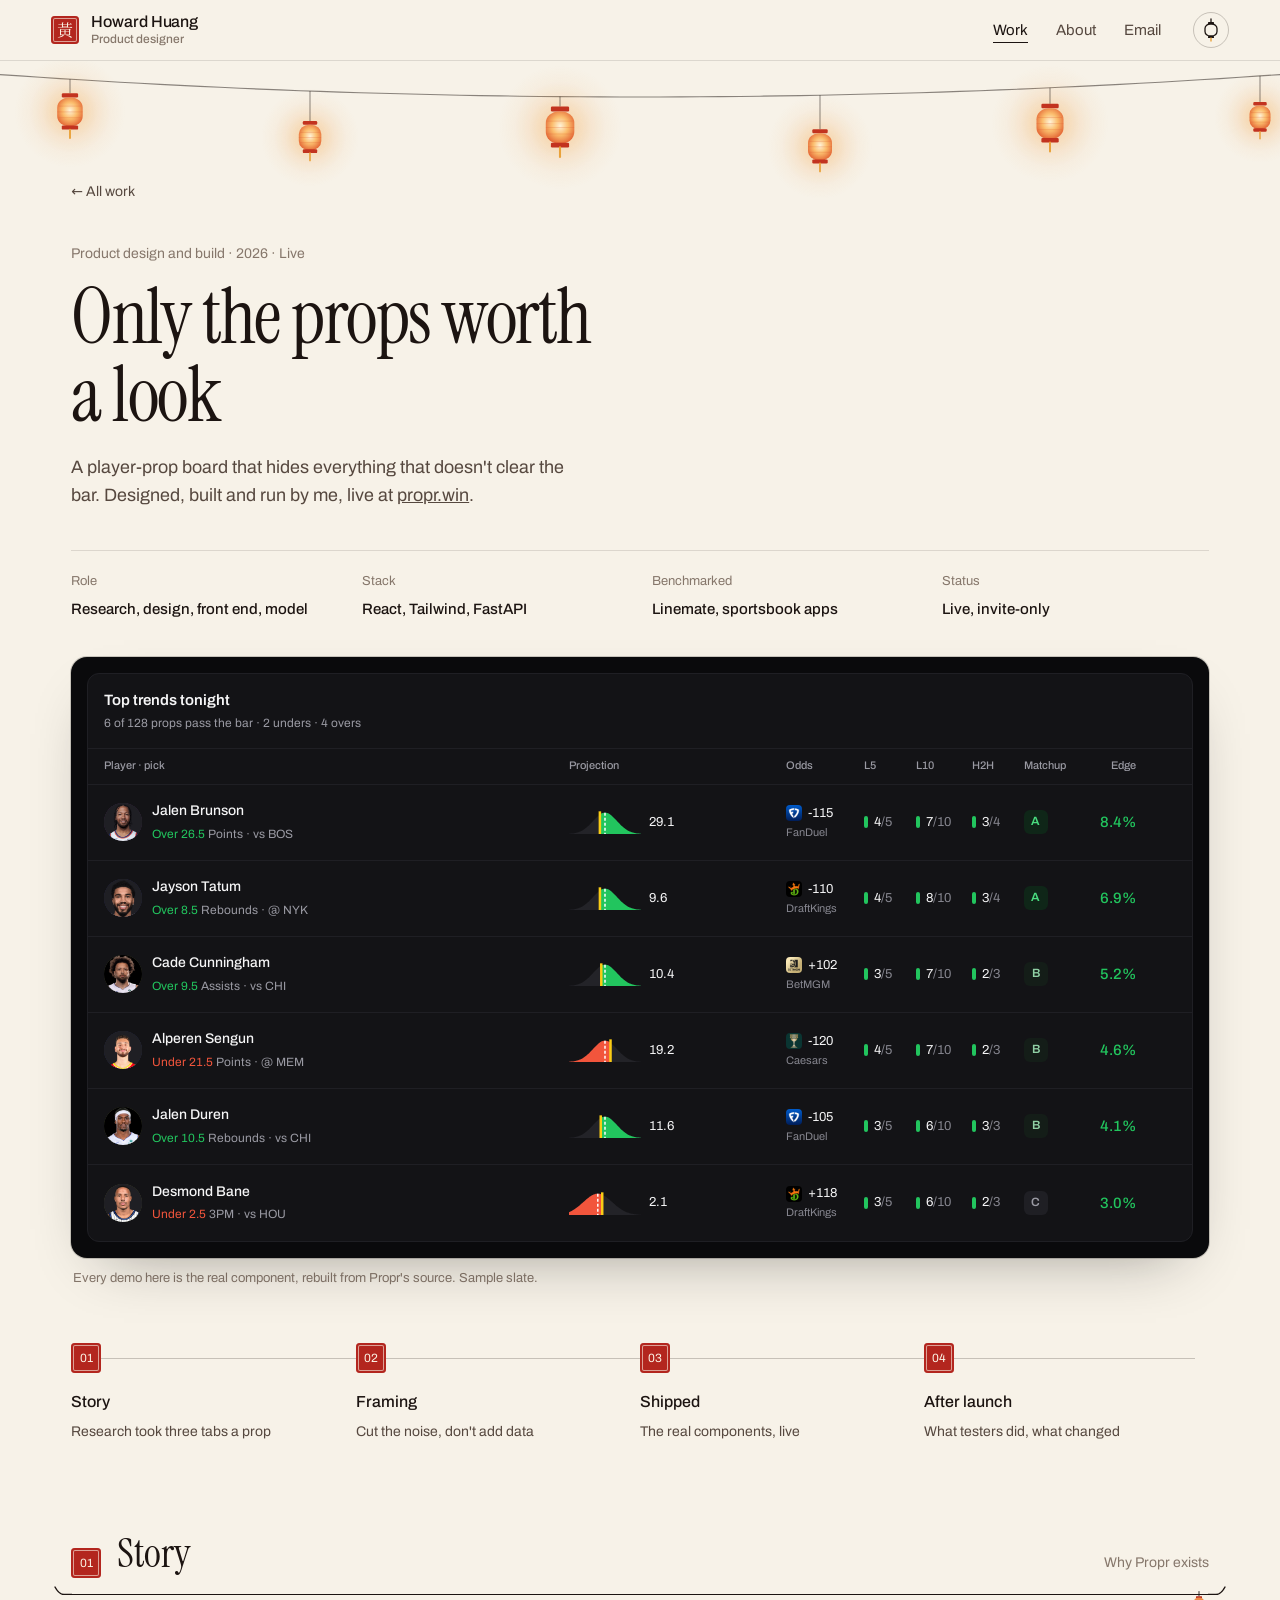
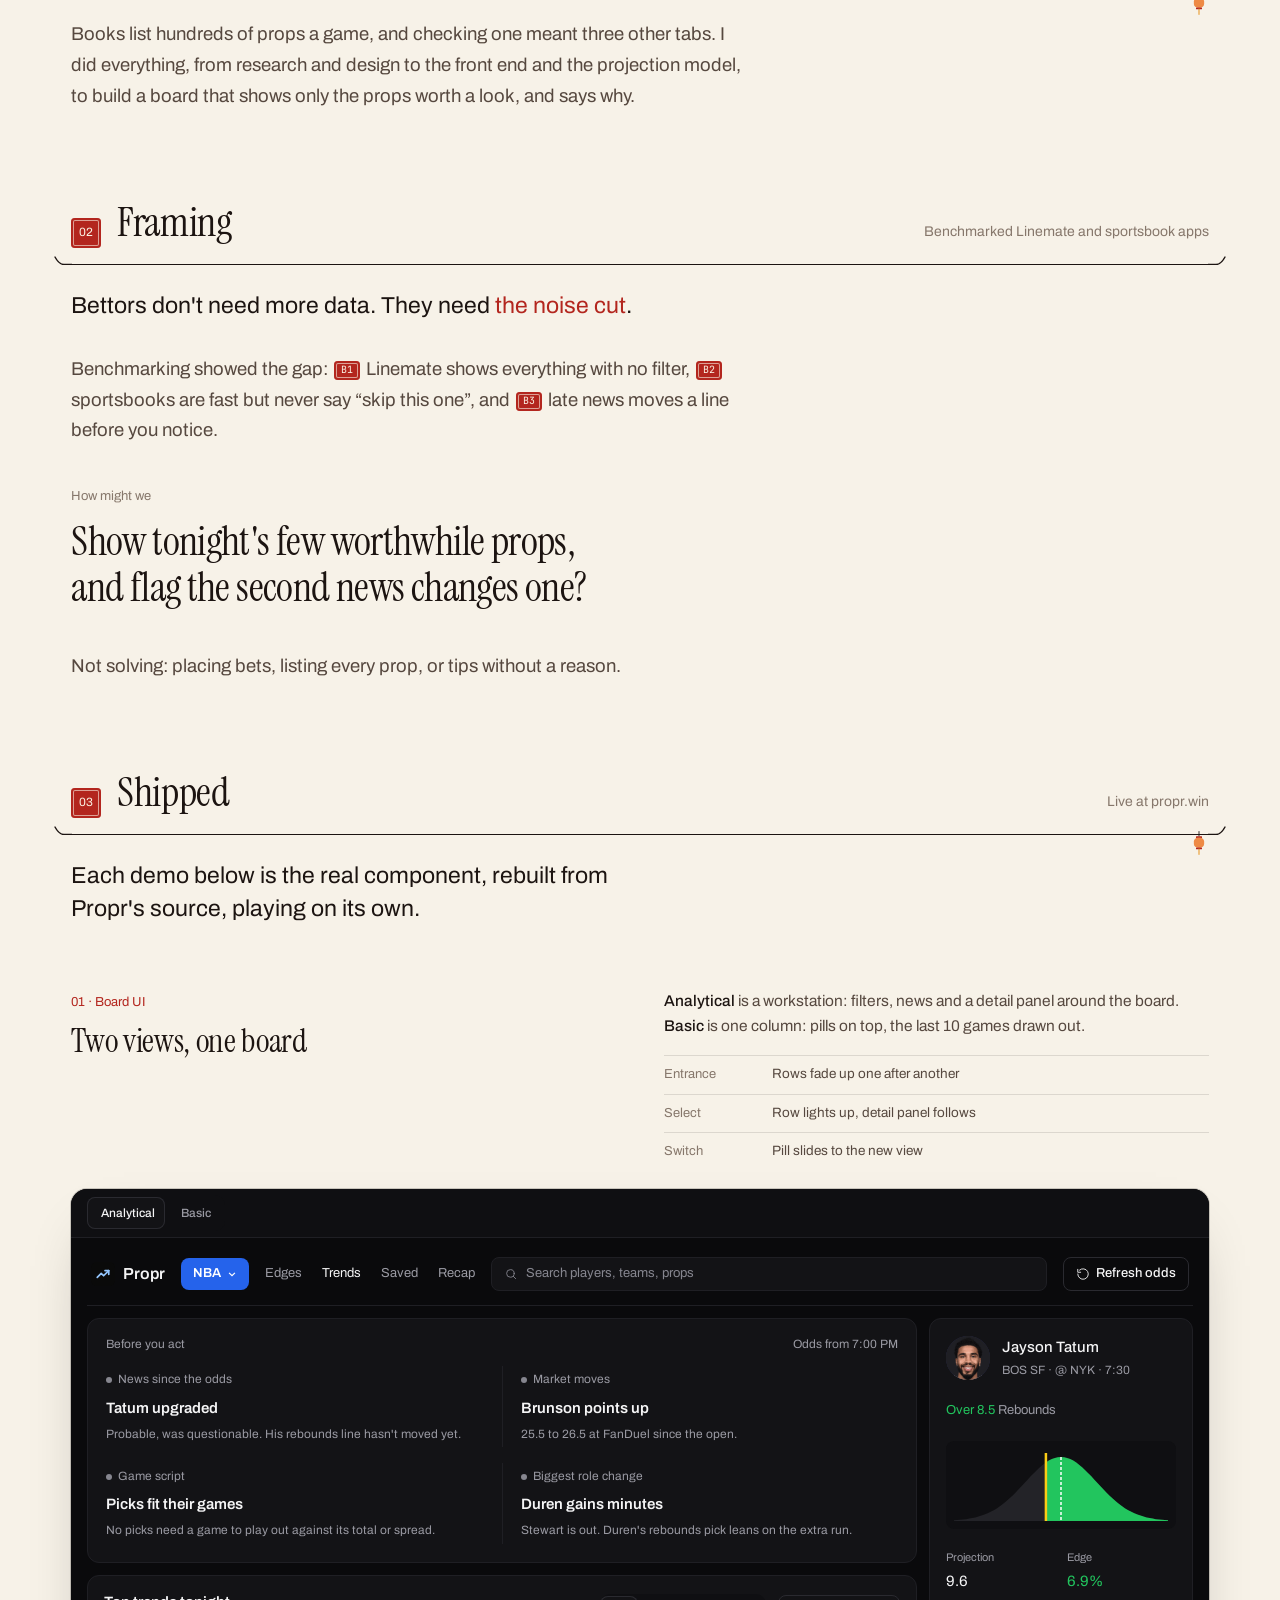
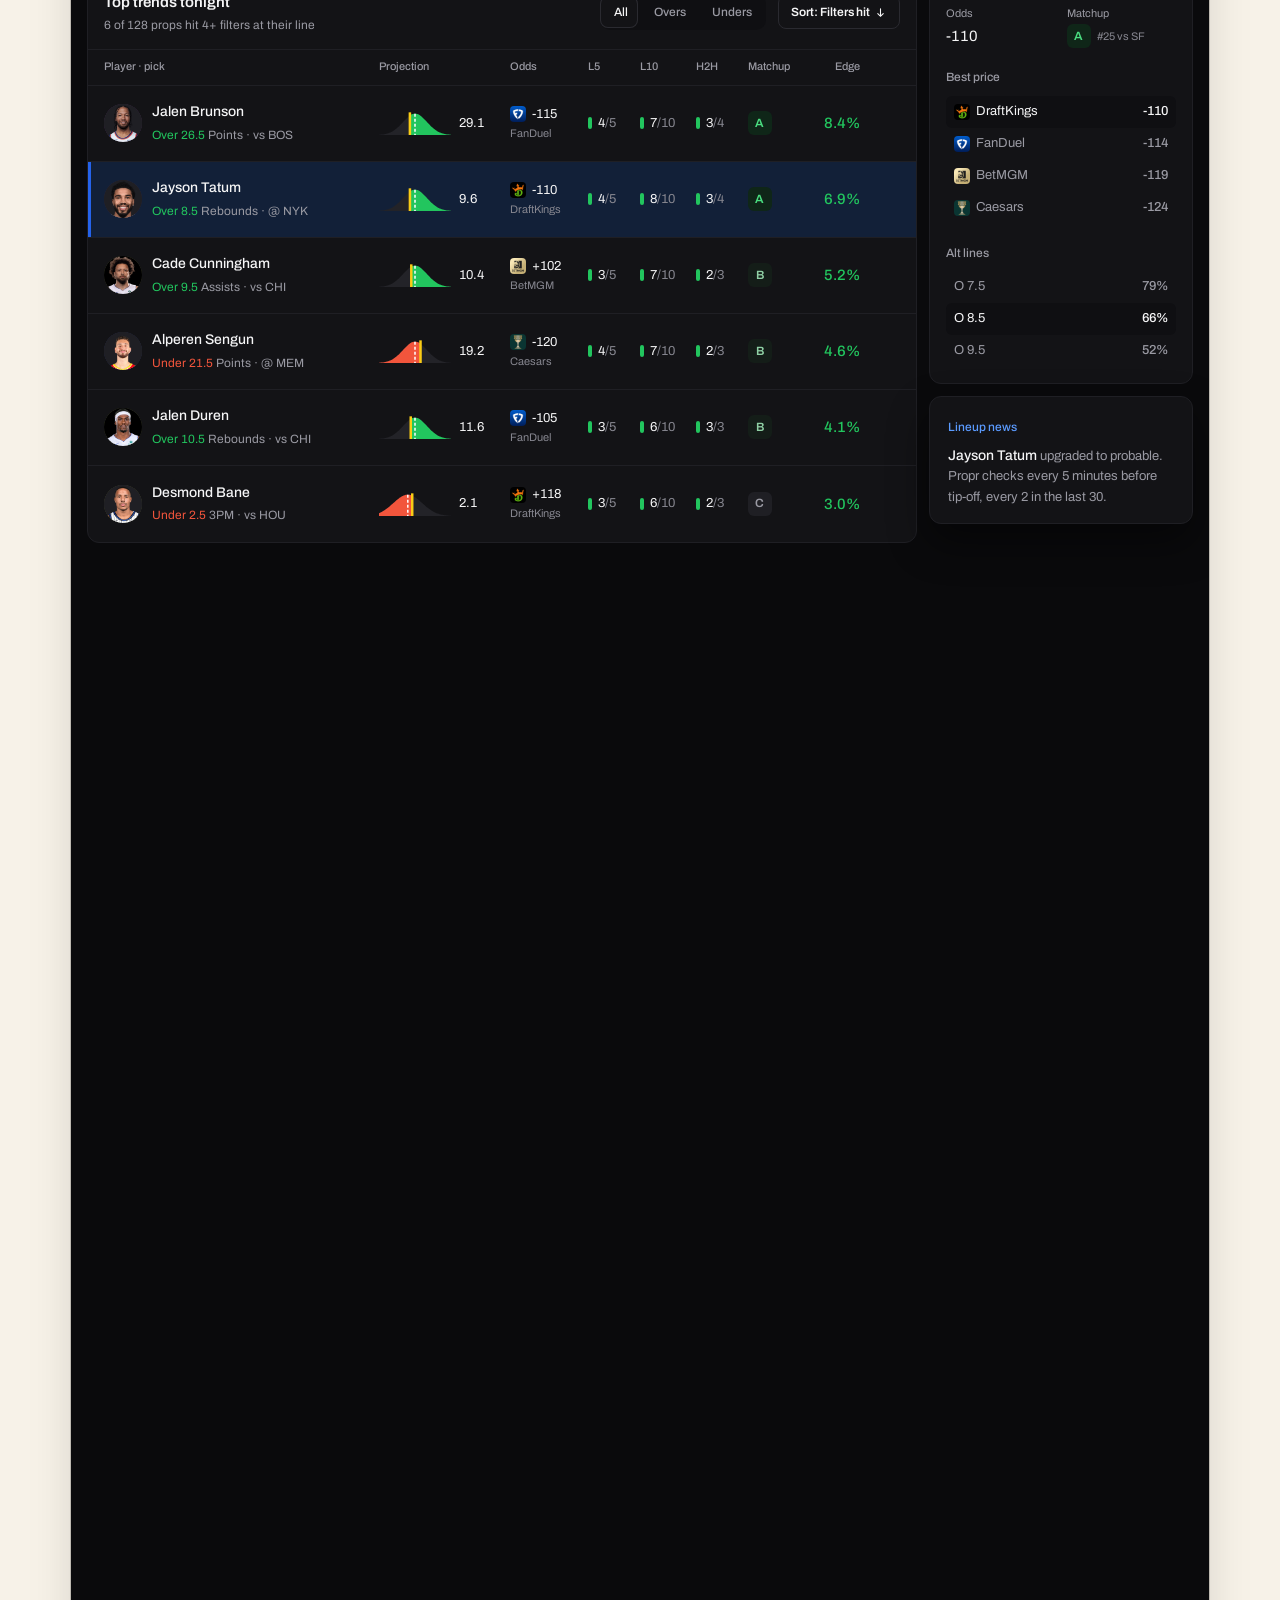
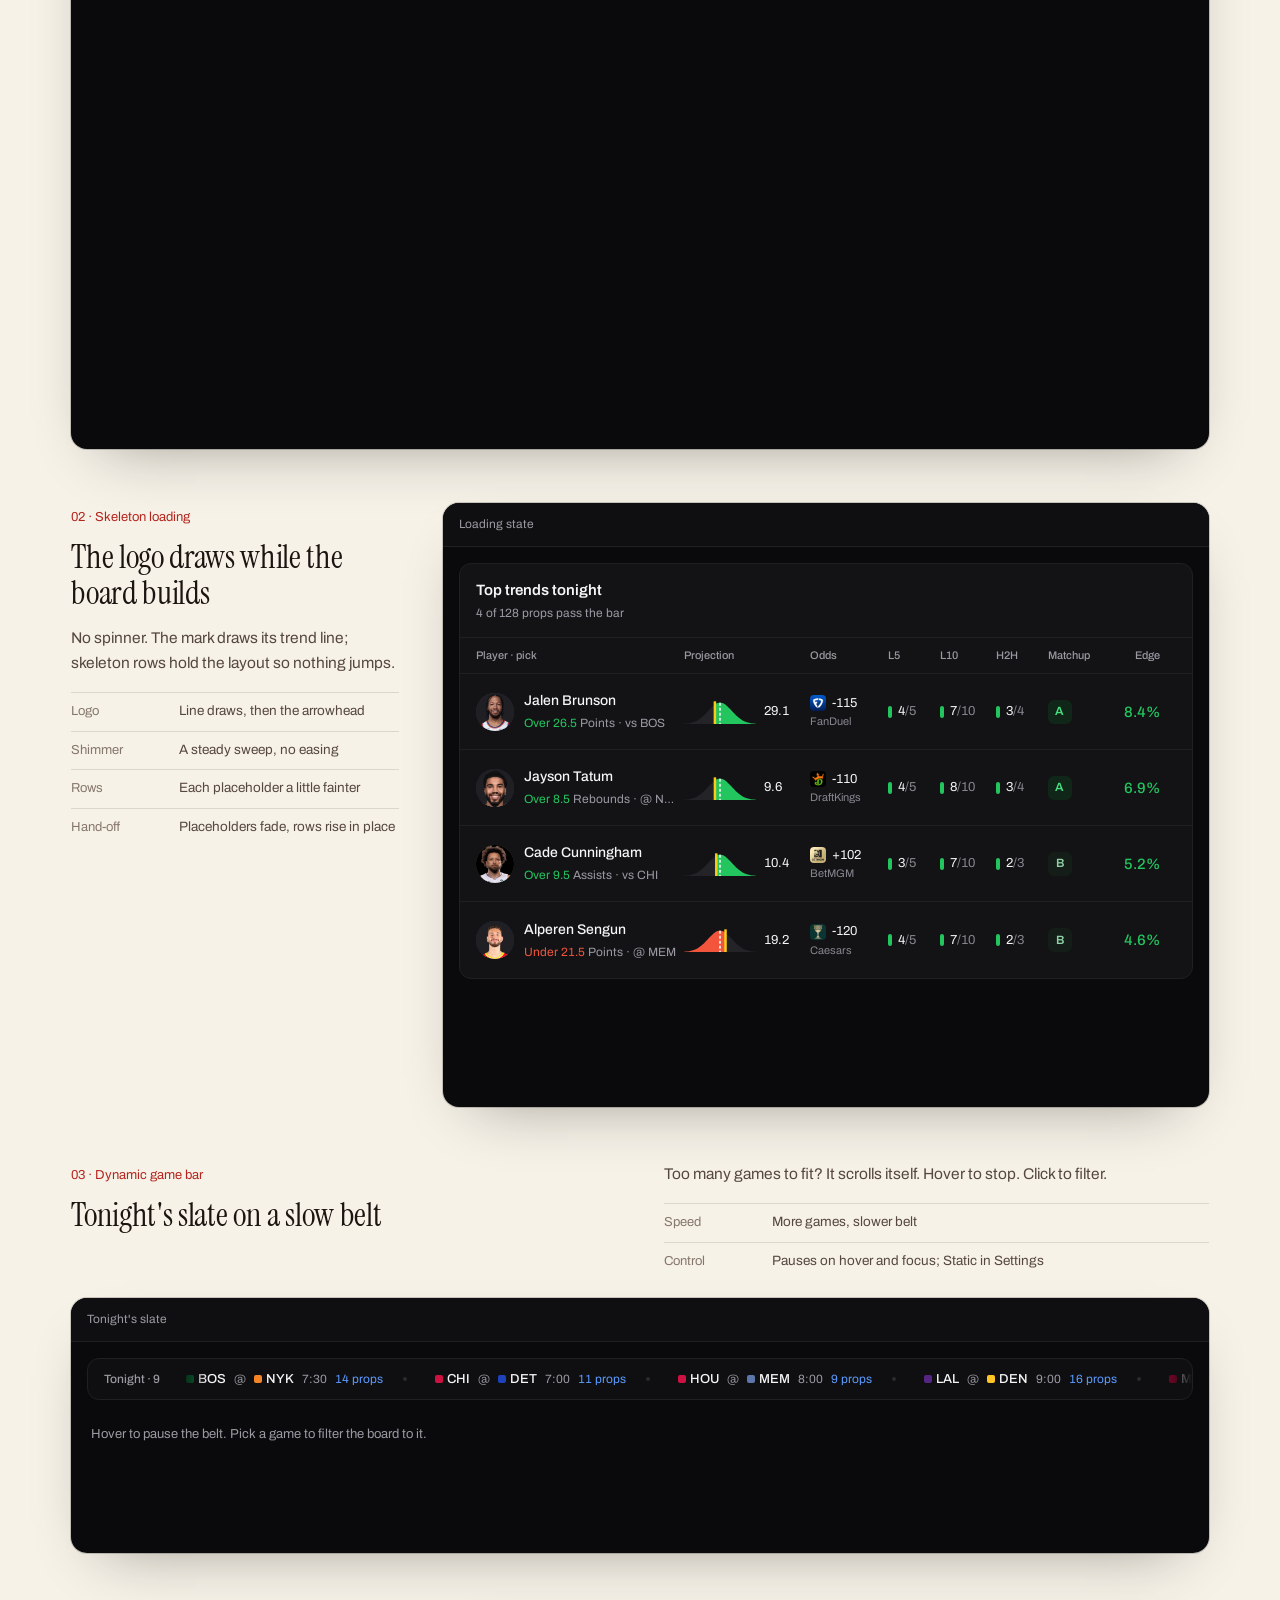
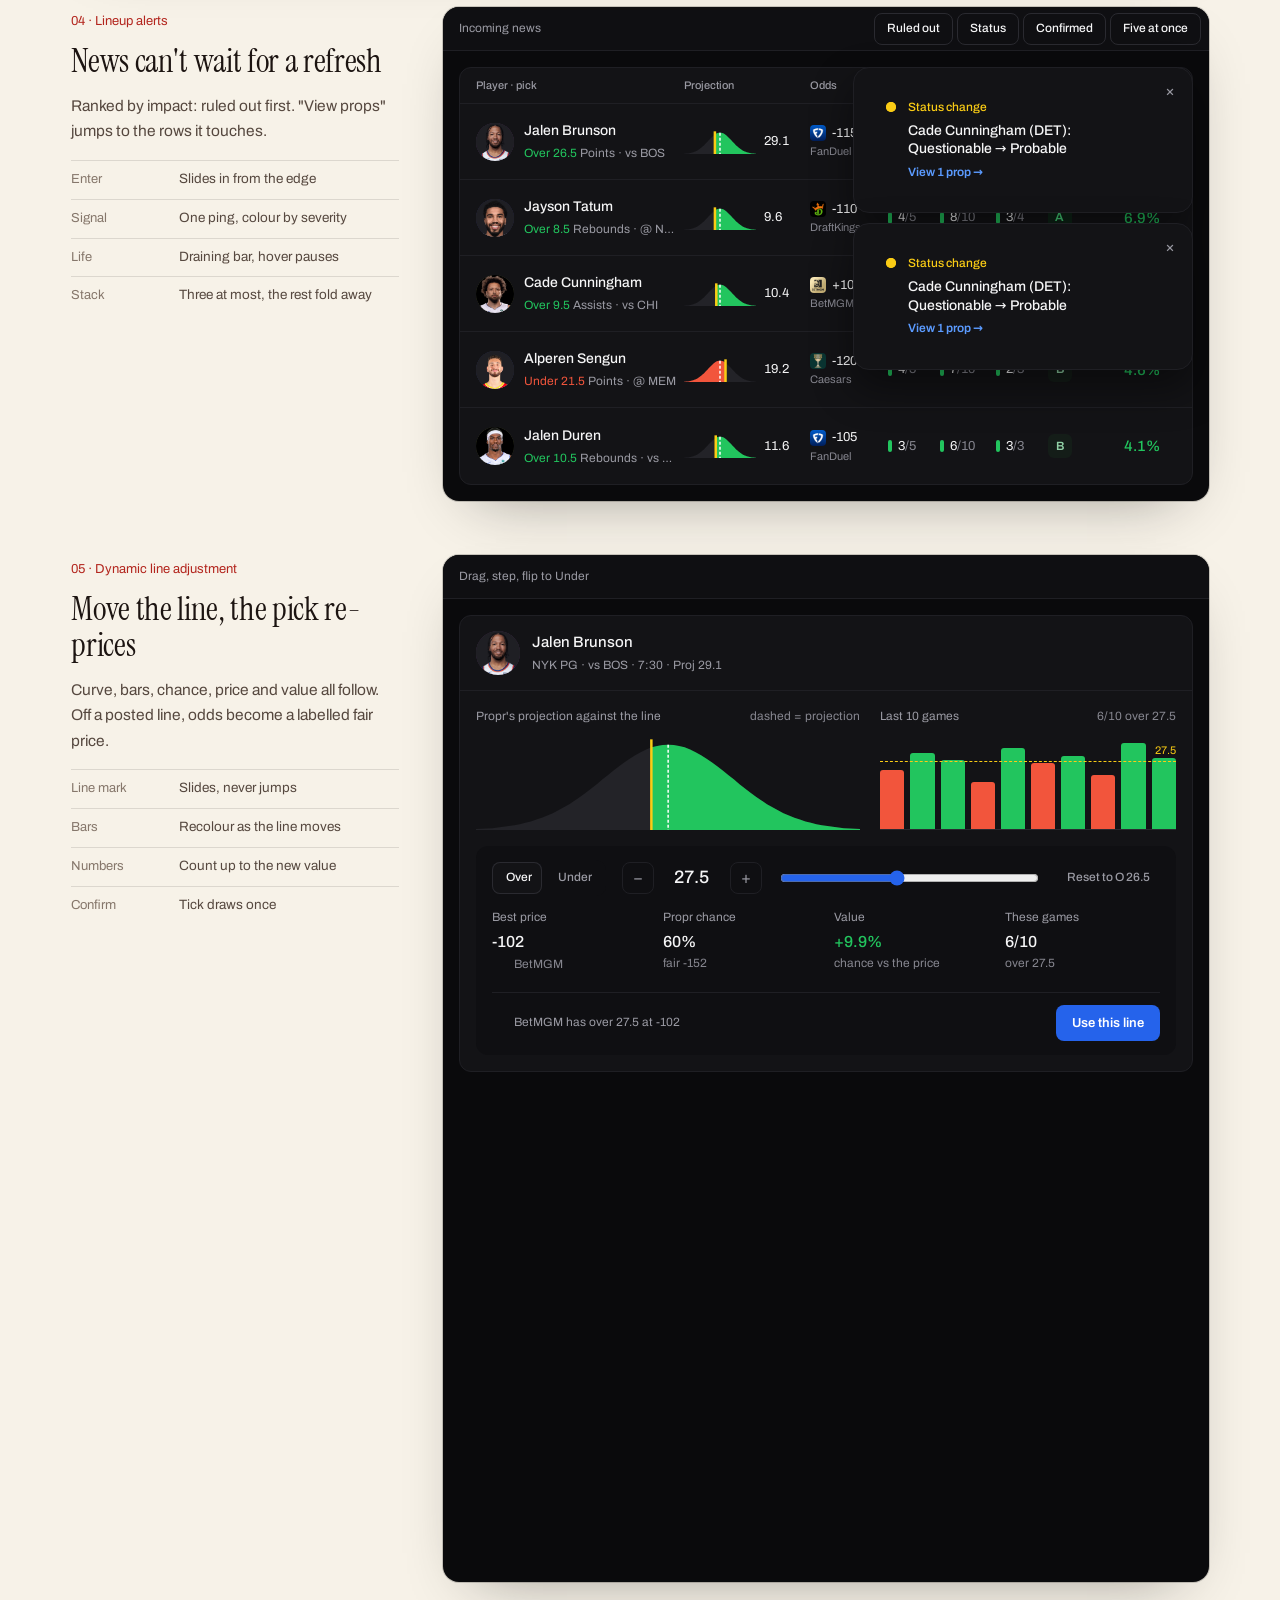
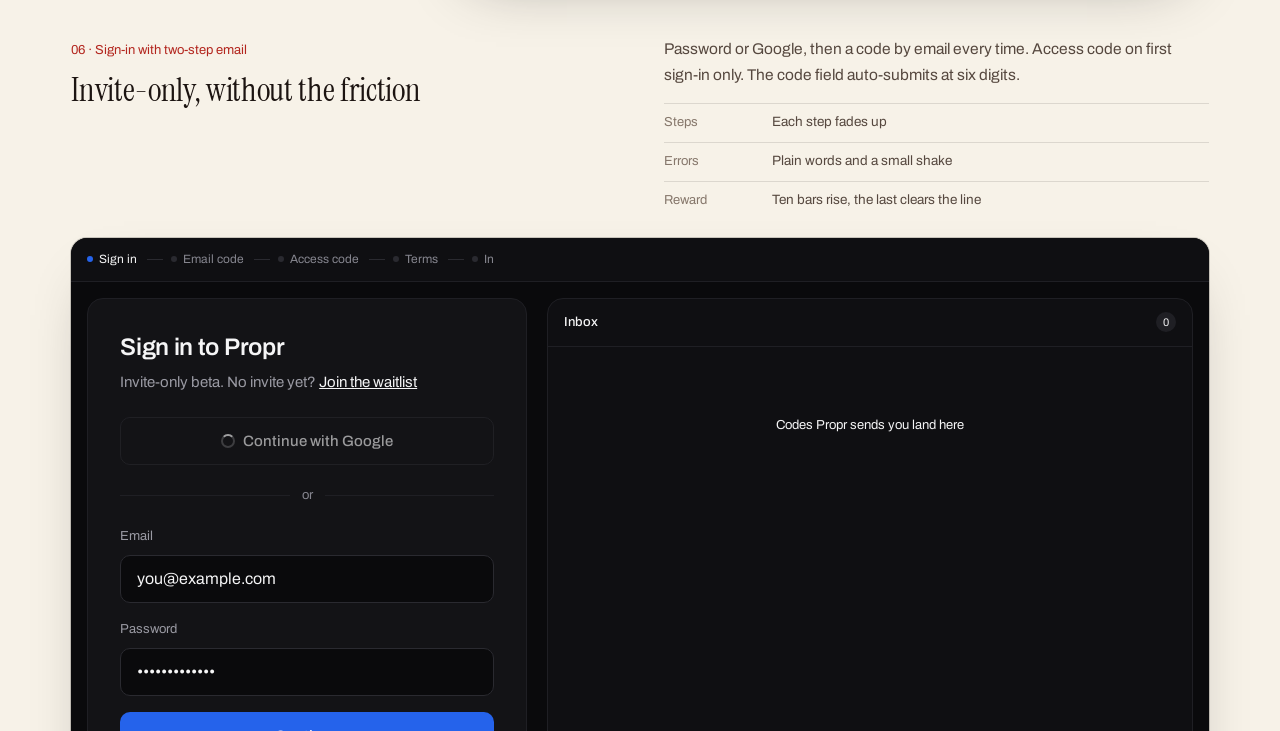
<file: propr.html>
<!DOCTYPE html>
<html lang="en">
<head>
<meta charset="UTF-8">
<meta name="viewport" content="width=device-width, initial-scale=1.0, viewport-fit=cover">
<title>Propr — Howard Huang</title>
<meta name="description" content="Propr: a live sports analytics product I designed and built. Real components, rebuilt as live demos.">
<meta name="theme-color" content="#F7F2E8">
<script>try{var t=localStorage.getItem('theme');if(t==='night')document.documentElement.setAttribute('data-theme','night')}catch(e){}</script>
<meta property="og:type" content="website">
<meta property="og:site_name" content="Howard Huang">
<meta property="og:title" content="Propr — Howard Huang">
<meta property="og:description" content="Propr: a live sports analytics product I designed and built. Real components, rebuilt as live demos.">
<meta property="og:url" content="https://hhuang.ca/propr.html">
<meta property="og:image" content="https://hhuang.ca/assets/ui/og-paper.jpg">
<meta property="og:image:width" content="1200">
<meta property="og:image:height" content="630">
<meta property="og:image:alt" content="Howard Huang, product designer">
<meta name="twitter:card" content="summary_large_image">
<meta name="twitter:image" content="https://hhuang.ca/assets/ui/og-paper.jpg">
<link rel="icon" type="image/png" sizes="32x32" href="assets/ui/hh-32.png">
<link rel="apple-touch-icon" sizes="180x180" href="assets/ui/hh-180.png">
<link rel="preload" href="assets/fonts/instrument-serif-latin-400-normal.woff2" as="font" type="font/woff2" crossorigin>
<link rel="stylesheet" href="assets/propr-demos.css">
<link rel="stylesheet" href="assets/case.css">
<link rel="stylesheet" href="assets/paper.css">
</head>
<body>
<a class="skip" href="#main">Skip to content</a>
<header class="top"><div class="wrap">
  <a class="me" href="index.html"><span class="seal" lang="zh-Hant">黃</span><span class="me-t"><b>Howard Huang</b><small>Product designer</small></span></a>
  <nav aria-label="Main"><a href="index.html#work" aria-current="page">Work</a><a href="about.html">About</a><a href="mailto:Howardh0620@gmail.com">Email</a><button type="button" class="theme-t" aria-label="Switch to night mode" title="Night in Jiufen"><svg class="i-moon" viewBox="0 0 24 24" fill="none" stroke="currentColor" stroke-width="1.5" stroke-linecap="round" stroke-linejoin="round" aria-hidden="true"><path d="M20 14.5A8 8 0 0 1 9.5 4a8 8 0 1 0 10.5 10.5z"/></svg><svg class="i-lan" viewBox="0 0 16 22" aria-hidden="true"><circle class="glow" cx="8" cy="11" r="9" fill="rgba(242,178,74,.35)"/><line x1="8" y1="0" x2="8" y2="3" stroke="currentColor" stroke-width="1.3" stroke-linecap="round"/><rect x="5" y="3" width="6" height="2" rx=".6" fill="currentColor"/><rect class="body" x="2" y="5" width="12" height="12" rx="5.5" ry="4.5" stroke-width="1.3"/><rect x="5" y="17" width="6" height="2" rx=".6" fill="currentColor"/><line x1="8" y1="19" x2="8" y2="22" stroke="#E9A23B" stroke-width="1.4" stroke-linecap="round"/></svg><svg class="i-sun" viewBox="0 0 24 24" fill="none" stroke="currentColor" stroke-width="1.5" stroke-linecap="round" aria-hidden="true"><circle cx="12" cy="12" r="4"/><path d="M12 2v2M12 20v2M4.9 4.9l1.4 1.4M17.7 17.7l1.4 1.4M2 12h2M20 12h2M4.9 19.1l1.4-1.4M17.7 6.3l1.4-1.4"/></svg></button></nav>
</div></header>
<main id="main">
<svg class="strand" viewBox="0 0 1440 110" preserveAspectRatio="xMidYMin slice" aria-hidden="true" focusable="false"><defs>
 <radialGradient id="lg" cx="50%" cy="45%" r="62%"><stop offset="0" stop-color="#FFF3DA"/><stop offset=".45" stop-color="#FBBE6E"/><stop offset="1" stop-color="#E0592C"/></radialGradient>
 <radialGradient id="glow" cx="50%" cy="50%" r="50%"><stop offset="0" stop-color="#FFC978" stop-opacity=".55"/><stop offset=".25" stop-color="#F5A94A" stop-opacity=".32"/><stop offset=".5" stop-color="#F29A3E" stop-opacity=".14"/><stop offset=".75" stop-color="#F29A3E" stop-opacity=".04"/><stop offset="1" stop-color="#F29A3E" stop-opacity="0"/></radialGradient>
 <radialGradient id="wglow" cx="50%" cy="50%" r="50%"><stop offset="0" stop-color="#FFC978" stop-opacity=".45"/><stop offset=".3" stop-color="#F5A94A" stop-opacity=".22"/><stop offset=".6" stop-color="#F29A3E" stop-opacity=".07"/><stop offset="1" stop-color="#F29A3E" stop-opacity="0"/></radialGradient>
 <linearGradient id="sky" x1="0" y1="0" x2="0" y2="1"><stop offset="0" style="stop-color:var(--sky-top,#F7F2E8);stop-opacity:var(--sky-top-o,0)"/><stop offset="1" style="stop-color:var(--sky-bot,#F3E3C6);stop-opacity:.7"/></linearGradient>
 <linearGradient id="fade" x1="0" y1="0" x2="0" y2="1"><stop offset=".7" style="stop-color:var(--paper,#F7F2E8);stop-opacity:0"/><stop offset="1" style="stop-color:var(--paper,#F7F2E8)"/></linearGradient>
</defs><path d="M-20,6.0 L0,7.6 L20,9.2 L40,10.7 L60,12.1 L80,13.6 L100,14.9 L120,16.3 L140,17.6 L160,18.8 L180,20.0 L200,21.2 L220,22.3 L240,23.4 L260,24.4 L280,25.4 L300,26.3 L320,27.2 L340,28.1 L360,28.9 L380,29.7 L400,30.4 L420,31.1 L440,31.7 L460,32.3 L480,32.8 L500,33.3 L520,33.8 L540,34.2 L560,34.6 L580,34.9 L600,35.2 L620,35.5 L640,35.6 L660,35.8 L680,35.9 L700,36.0 L720,36.0 L740,36.0 L760,35.9 L780,35.8 L800,35.6 L820,35.5 L840,35.2 L860,34.9 L880,34.6 L900,34.2 L920,33.8 L940,33.3 L960,32.8 L980,32.3 L1000,31.7 L1020,31.1 L1040,30.4 L1060,29.7 L1080,28.9 L1100,28.1 L1120,27.2 L1140,26.3 L1160,25.4 L1180,24.4 L1200,23.4 L1220,22.3 L1240,21.2 L1260,20.0 L1280,18.8 L1300,17.6 L1320,16.3 L1340,14.9 L1360,13.6 L1380,12.1 L1400,10.7 L1420,9.2 L1440,7.6 L1460,6.0" fill="none" stroke="#1C1411" stroke-opacity=".5" stroke-width="1.1" class="wire"/><g class="ln" style="--i:0;--ox:150px;--oy:18.2px"><circle class="halo" cx="150" cy="50.9" r="55.5" fill="url(#glow)" style="--d:0.00s"/><line class="wire" x1="150" y1="18.2" x2="150" y2="32.2" stroke="#1C1411" stroke-opacity=".5"/><rect x="141.8" y="32.2" width="16.3" height="4.2" rx="1.2" fill="#C2331F"/><rect class="paper" x="137.2" y="36.5" width="25.5" height="28.9" rx="11.7" ry="10.4" fill="url(#lg)" style="--d:0.00s"/><line x1="138.7" y1="45.1" x2="161.3" y2="45.1" stroke="#D9542A" stroke-opacity=".28" stroke-width=".8"/><line x1="137.2" y1="50.9" x2="162.8" y2="50.9" stroke="#D9542A" stroke-opacity=".28" stroke-width=".8"/><line x1="138.7" y1="56.7" x2="161.3" y2="56.7" stroke="#D9542A" stroke-opacity=".28" stroke-width=".8"/><rect x="141.8" y="64.4" width="16.3" height="4.2" rx="1.2" fill="#C2331F"/><path d="M150,68.6 v8.5" stroke="#E9A23B" stroke-width="1.9" stroke-linecap="round"/></g><g class="ln" style="--i:1;--ox:390px;--oy:30.0px"><circle class="halo" cx="390" cy="76.5" r="49.0" fill="url(#glow)" style="--d:0.73s"/><line class="wire" x1="390" y1="30.0" x2="390" y2="60.0" stroke="#1C1411" stroke-opacity=".5"/><rect x="382.8" y="60.0" width="14.4" height="3.8" rx="1.2" fill="#C2331F"/><rect class="paper" x="378.8" y="63.8" width="22.5" height="25.5" rx="10.3" ry="9.2" fill="url(#lg)" style="--d:0.73s"/><line x1="380.0" y1="71.4" x2="400.0" y2="71.4" stroke="#D9542A" stroke-opacity=".28" stroke-width=".8"/><line x1="378.8" y1="76.5" x2="401.2" y2="76.5" stroke="#D9542A" stroke-opacity=".28" stroke-width=".8"/><line x1="380.0" y1="81.6" x2="400.0" y2="81.6" stroke="#D9542A" stroke-opacity=".28" stroke-width=".8"/><rect x="382.8" y="88.3" width="14.4" height="3.8" rx="1.2" fill="#C2331F"/><path d="M390,92.0 v7.5" stroke="#E9A23B" stroke-width="1.7" stroke-linecap="round"/></g><g class="ln" style="--i:2;--ox:640px;--oy:35.6px"><circle class="halo" cx="640" cy="66.5" r="62.0" fill="url(#glow)" style="--d:1.46s"/><line class="wire" x1="640" y1="35.6" x2="640" y2="45.6" stroke="#1C1411" stroke-opacity=".5"/><rect x="630.9" y="45.6" width="18.2" height="4.8" rx="1.2" fill="#C2331F"/><rect class="paper" x="625.8" y="50.4" width="28.5" height="32.3" rx="13.1" ry="11.6" fill="url(#lg)" style="--d:1.46s"/><line x1="627.3" y1="60.1" x2="652.7" y2="60.1" stroke="#D9542A" stroke-opacity=".28" stroke-width=".8"/><line x1="625.8" y1="66.5" x2="654.2" y2="66.5" stroke="#D9542A" stroke-opacity=".28" stroke-width=".8"/><line x1="627.3" y1="73.0" x2="652.7" y2="73.0" stroke="#D9542A" stroke-opacity=".28" stroke-width=".8"/><rect x="630.9" y="81.7" width="18.2" height="4.8" rx="1.2" fill="#C2331F"/><path d="M640,86.4 v9.5" stroke="#E9A23B" stroke-width="2.1" stroke-linecap="round"/></g><g class="ln" style="--i:3;--ox:900px;--oy:34.2px"><circle class="halo" cx="900" cy="85.8" r="52.2" fill="url(#glow)" style="--d:2.19s"/><line class="wire" x1="900" y1="34.2" x2="900" y2="68.2" stroke="#1C1411" stroke-opacity=".5"/><rect x="892.3" y="68.2" width="15.4" height="4.0" rx="1.2" fill="#C2331F"/><rect class="paper" x="888.0" y="72.2" width="24.0" height="27.2" rx="11.0" ry="9.8" fill="url(#lg)" style="--d:2.19s"/><line x1="889.3" y1="80.4" x2="910.7" y2="80.4" stroke="#D9542A" stroke-opacity=".28" stroke-width=".8"/><line x1="888.0" y1="85.8" x2="912.0" y2="85.8" stroke="#D9542A" stroke-opacity=".28" stroke-width=".8"/><line x1="889.3" y1="91.3" x2="910.7" y2="91.3" stroke="#D9542A" stroke-opacity=".28" stroke-width=".8"/><rect x="892.3" y="98.4" width="15.4" height="4.0" rx="1.2" fill="#C2331F"/><path d="M900,102.4 v8.0" stroke="#E9A23B" stroke-width="1.8" stroke-linecap="round"/></g><g class="ln" style="--i:4;--ox:1130px;--oy:26.8px"><circle class="halo" cx="1130" cy="62.6" r="58.8" fill="url(#glow)" style="--d:2.92s"/><line class="wire" x1="1130" y1="26.8" x2="1130" y2="42.8" stroke="#1C1411" stroke-opacity=".5"/><rect x="1121.4" y="42.8" width="17.3" height="4.5" rx="1.2" fill="#C2331F"/><rect class="paper" x="1116.5" y="47.3" width="27.0" height="30.6" rx="12.4" ry="11.0" fill="url(#lg)" style="--d:2.92s"/><line x1="1118.0" y1="56.5" x2="1142.0" y2="56.5" stroke="#D9542A" stroke-opacity=".28" stroke-width=".8"/><line x1="1116.5" y1="62.6" x2="1143.5" y2="62.6" stroke="#D9542A" stroke-opacity=".28" stroke-width=".8"/><line x1="1118.0" y1="68.7" x2="1142.0" y2="68.7" stroke="#D9542A" stroke-opacity=".28" stroke-width=".8"/><rect x="1121.4" y="76.9" width="17.3" height="4.5" rx="1.2" fill="#C2331F"/><path d="M1130,81.4 v9.0" stroke="#E9A23B" stroke-width="2.0" stroke-linecap="round"/></g><g class="ln" style="--i:5;--ox:1340px;--oy:14.9px"><circle class="halo" cx="1340" cy="56.3" r="45.7" fill="url(#glow)" style="--d:0.65s"/><line class="wire" x1="1340" y1="14.9" x2="1340" y2="40.9" stroke="#1C1411" stroke-opacity=".5"/><rect x="1333.3" y="40.9" width="13.4" height="3.5" rx="1.2" fill="#C2331F"/><rect class="paper" x="1329.5" y="44.4" width="21.0" height="23.8" rx="9.7" ry="8.6" fill="url(#lg)" style="--d:0.65s"/><line x1="1330.7" y1="51.6" x2="1349.3" y2="51.6" stroke="#D9542A" stroke-opacity=".28" stroke-width=".8"/><line x1="1329.5" y1="56.3" x2="1350.5" y2="56.3" stroke="#D9542A" stroke-opacity=".28" stroke-width=".8"/><line x1="1330.7" y1="61.1" x2="1349.3" y2="61.1" stroke="#D9542A" stroke-opacity=".28" stroke-width=".8"/><rect x="1333.3" y="67.2" width="13.4" height="3.5" rx="1.2" fill="#C2331F"/><path d="M1340,70.7 v7.0" stroke="#E9A23B" stroke-width="1.5" stroke-linecap="round"/></g></svg>














  <div class="wrap case-body">
    <div class="cs cs-inset"><section class="cs-hero" style="padding-bottom:0">
      <a class="cs-back" href="index.html#work">&larr; All work</a>
      <p class="cs-eyebrow">Product design and build &middot; 2026 &middot; Live</p>
      <h1>Only the props worth a look</h1>
      <p class="cs-lede">A player-prop board that hides everything that doesn't clear the bar. Designed, built and run by me, live at <a href="https://propr.win" target="_blank" rel="noopener">propr.win</a>.</p>
      <div class="cs-facts">
        <div><span>Role</span><b>Research, design, front end, model</b></div>
        <div><span>Stack</span><b>React, Tailwind, FastAPI</b></div>
        <div><span>Benchmarked</span><b>Linemate, sportsbook apps</b></div>
        <div><span>Status</span><b>Live, invite-only</b></div>
      </div>
    </section></div>
    <div class="pr pr-hero-stage">
      <div class="stage"><div class="stage-body" id="demo-hero"></div></div>
      <p class="stage-cap">Every demo here is the real component, rebuilt from Propr's source. Sample slate.</p>
    </div>
  </div>

  <div class="wrap case-body">

    <div class="cs cs-inset">
      <nav class="cs-thread four" aria-label="The story" style="margin-top:clamp(40px,6vh,64px)">
        <a href="#story"><i>01</i><b>Story</b><span>Research took three tabs a prop</span></a>
        <a href="#framing"><i>02</i><b>Framing</b><span>Cut the noise, don't add data</span></a>
        <a href="#shipped"><i>03</i><b>Shipped</b><span>The real components, live</span></a>
        <a href="#after"><i>04</i><b>After launch</b><span>What testers did, what changed</span></a>
      </nav>

      <section class="cs-sec" id="story">
        <header><i>01</i><h2>Story</h2><p>Why Propr exists</p></header>
        <div class="cs-body">
          <p class="cs-prose">Books list hundreds of props a game, and checking one meant three other tabs. I did everything, from research and design to the front end and the projection model, to build a board that shows only the props worth a look, and says why.</p>
        </div>
      </section>

      <section class="cs-sec" id="framing">
        <header><i>02</i><h2>Framing</h2><p>Benchmarked Linemate and sportsbook apps</p></header>
        <div class="cs-body">
          <p class="cs-say">Bettors don't need more data. They need <em>the noise cut</em>.</p>
          <p class="cs-prose">Benchmarking showed the gap: <i class="cs-pin">B1</i> Linemate shows everything with no filter, <i class="cs-pin">B2</i> sportsbooks are fast but never say &ldquo;skip this one&rdquo;, and <i class="cs-pin">B3</i> late news moves a line before you notice.</p>
          <div class="cs-hmw"><span>How might we</span><p>Show tonight's few worthwhile props, and flag the second news changes one?</p></div>
          <p class="cs-prose">Not solving: placing bets, listing every prop, or tips without a reason.</p>
        </div>
      </section>

      <section class="cs-sec cs-shipped-h" id="shipped">
        <header><i>03</i><h2>Shipped</h2><p>Live at propr.win</p></header>
        <div class="cs-body"><p class="cs-say">Each demo below is the real component, rebuilt from Propr's source, playing on its own.</p></div>
      </section>
    </div>

    <!-- ===================== the demos ===================== -->
    <div class="pr">

      <div class="demo stack">
        <div class="demo-notes">
          <div><span class="tag">01 &middot; Board UI</span><h2>Two views, one board</h2></div>
          <div>
            <p><b>Analytical</b> is a workstation: filters, news and a detail panel around the board. <b>Basic</b> is one column: pills on top, the last 10 games drawn out.</p>
            <ul class="spec">
              <li><span>Entrance</span><div>Rows fade up one after another</div></li>
              <li><span>Select</span><div>Row lights up, detail panel follows</div></li>
              <li><span>Switch</span><div>Pill slides to the new view</div></li>
            </ul>
          </div>
        </div>
        <div class="stage">
          <div class="stage-bar"><div class="seg" id="board-view" role="group" aria-label="Board view"><button type="button" class="seg-btn" data-v="full">Analytical</button><button type="button" class="seg-btn" data-v="basic">Basic</button></div>
            <span class="acts"><button type="button" class="ctl" id="board-replay"><svg viewBox="0 0 24 24" fill="none" stroke="currentColor" stroke-width="1.5" stroke-linecap="round" stroke-linejoin="round"><path d="M3 12a9 9 0 1 0 3-6.7"/><path d="M3 4v5h5"/></svg>Replay</button></span></div>
          <div class="stage-body" id="demo-board"></div>
        </div>
      </div>

      <div class="demo">
        <div class="demo-notes">
          <span class="tag">02 &middot; Skeleton loading</span>
          <h2>The logo draws while the board builds</h2>
          <p>No spinner. The mark draws its trend line; skeleton rows hold the layout so nothing jumps.</p>
          <ul class="spec">
            <li><span>Logo</span><div>Line draws, then the arrowhead</div></li>
            <li><span>Shimmer</span><div>A steady sweep, no easing</div></li>
            <li><span>Rows</span><div>Each placeholder a little fainter</div></li>
            <li><span>Hand-off</span><div>Placeholders fade, rows rise in place</div></li>
          </ul>
        </div>
        <div><div class="stage">
          <div class="stage-bar"><span class="lbl">Loading state</span><span class="acts"><button type="button" class="ctl" id="skel-replay"><svg viewBox="0 0 24 24" fill="none" stroke="currentColor" stroke-width="1.5" stroke-linecap="round" stroke-linejoin="round"><path d="M3 12a9 9 0 1 0 3-6.7"/><path d="M3 4v5h5"/></svg>Replay</button></span></div>
          <div class="stage-body" id="demo-skel" style="min-height:340px"></div>
        </div></div>
      </div>

      <div class="demo stack">
        <div class="demo-notes">
          <div><span class="tag">03 &middot; Dynamic game bar</span><h2>Tonight's slate on a slow belt</h2></div>
          <div>
            <p>Too many games to fit? It scrolls itself. Hover to stop. Click to filter.</p>
            <ul class="spec">
              <li><span>Speed</span><div>More games, slower belt</div></li>
              <li><span>Control</span><div>Pauses on hover and focus; Static in Settings</div></li>
            </ul>
          </div>
        </div>
        <div class="stage">
          <div class="stage-bar"><span class="lbl">Tonight's slate</span><span class="acts"><button type="button" class="ctl" id="games-static" aria-pressed="false">Static</button></span></div>
          <div class="stage-body" id="demo-games"></div>
        </div>
      </div>

      <div class="demo">
        <div class="demo-notes">
          <span class="tag">04 &middot; Lineup alerts</span>
          <h2>News can't wait for a refresh</h2>
          <p>Ranked by impact: ruled out first. "View props" jumps to the rows it touches.</p>
          <ul class="spec">
            <li><span>Enter</span><div>Slides in from the edge</div></li>
            <li><span>Signal</span><div>One ping, colour by severity</div></li>
            <li><span>Life</span><div>Draining bar, hover pauses</div></li>
            <li><span>Stack</span><div>Three at most, the rest fold away</div></li>
          </ul>
        </div>
        <div><div class="stage">
          <div class="stage-bar" id="alerts-bar"><span class="lbl">Incoming news</span>
            <span class="acts">
              <button type="button" class="ctl" data-news="removed">Ruled out</button>
              <button type="button" class="ctl" data-news="status">Status</button>
              <button type="button" class="ctl" data-news="confirmed">Confirmed</button>
              <button type="button" class="ctl" data-news="burst">Five at once</button>
              <button type="button" class="ctl" data-news="sound" aria-pressed="false"><svg viewBox="0 0 24 24" fill="none" stroke="currentColor" stroke-width="1.5" stroke-linecap="round" stroke-linejoin="round"><path d="M11 5 6 9H3v6h3l5 4z"/><path d="M15.5 8.5a5 5 0 0 1 0 7"/></svg> Sound off</button>
            </span></div>
          <div class="stage-body" id="demo-alerts"></div>
        </div></div>
      </div>

      <div class="demo">
        <div class="demo-notes">
          <span class="tag">05 &middot; Dynamic line adjustment</span>
          <h2>Move the line, the pick re-prices</h2>
          <p>Curve, bars, chance, price and value all follow. Off a posted line, odds become a labelled fair price.</p>
          <ul class="spec">
            <li><span>Line mark</span><div>Slides, never jumps</div></li>
            <li><span>Bars</span><div>Recolour as the line moves</div></li>
            <li><span>Numbers</span><div>Count up to the new value</div></li>
            <li><span>Confirm</span><div>Tick draws once</div></li>
          </ul>
        </div>
        <div><div class="stage">
          <div class="stage-bar"><span class="lbl">Drag, step, flip to Under</span></div>
          <div class="stage-body" id="demo-line"></div>
        </div></div>
      </div>

      <div class="demo stack">
        <div class="demo-notes">
          <div><span class="tag">06 &middot; Sign-in with two-step email</span><h2>Invite-only, without the friction</h2></div>
          <div>
            <p>Password or Google, then a code by email every time. Access code on first sign-in only. The code field auto-submits at six digits.</p>
            <ul class="spec">
              <li><span>Steps</span><div>Each step fades up</div></li>
              <li><span>Errors</span><div>Plain words and a small shake</div></li>
              <li><span>Reward</span><div>Ten bars rise, the last clears the line</div></li>
            </ul>
          </div>
        </div>
        <div class="stage">
          <div class="stage-bar"><ol class="flow-steps" id="signup-steps">
              <li data-s="signin"><i></i>Sign in</li><li data-s="code"><i></i>Email code</li><li data-s="access"><i></i>Access code</li><li data-s="terms"><i></i>Terms</li><li data-s="done"><i></i>In</li></ol>
            <span class="acts"><button type="button" class="ctl" id="signup-replay"><svg viewBox="0 0 24 24" fill="none" stroke="currentColor" stroke-width="1.5" stroke-linecap="round" stroke-linejoin="round"><path d="M3 12a9 9 0 1 0 3-6.7"/><path d="M3 4v5h5"/></svg>Start over</button></span></div>
          <div class="stage-body" id="demo-signup">
            <div class="signup">
              <div class="auth" aria-live="polite"></div>
              <div class="inbox"><header><b>Inbox</b><span class="count">0</span></header><div class="mail-list"></div></div>
            </div>
          </div>
        </div>
      </div>

      <div class="demo stack">
        <div class="demo-notes">
          <div><span class="tag">07 &middot; Micro-interactions</span><h2>Small, and all the same speed</h2></div>
          <div><p>Same curve everywhere. Nothing travels far.</p></div>
        </div>
        <div class="stage"><div class="stage-body">
          <div class="micro" id="demo-micro">
            <div class="mt"><div class="play"><button type="button" class="btn">Press me</button></div><h4>Press</h4><p>Gives a little under your finger</p></div>
            <div class="mt"><div class="play"><button type="button" class="star" aria-pressed="false" aria-label="Star this pick"><svg viewBox="0 0 24 24" fill="none" stroke="currentColor" stroke-width="2" stroke-linejoin="round"><path d="M12 3.5l2.6 5.3 5.9.9-4.3 4.1 1 5.8L12 16.9l-5.2 2.7 1-5.8-4.3-4.1 5.9-.9z"/></svg></button></div><h4>Star</h4><p>Pops, only when it turns on</p></div>
            <div class="mt"><div class="play"><button type="button" class="btn" data-share>Share to Discord</button></div><h4>Confirm</h4><p>Tick draws its stroke</p></div>
            <div class="mt"><div class="play"><div class="seg" role="group" aria-label="Board"><button type="button" class="seg-btn" data-v="trends">Trends</button><button type="button" class="seg-btn" data-v="edges">Edges</button><button type="button" class="seg-btn" data-v="saved">Saved</button></div></div><h4>Segment</h4><p>Pill measured from the labels</p></div>
            <div class="mt"><div class="play" style="width:100%"><div class="tabs" role="tablist" style="width:100%"><button type="button" role="tab" aria-selected="true">Board</button><button type="button" role="tab" aria-selected="false">Players</button><button type="button" role="tab" aria-selected="false">Recap</button></div></div><h4>Tabs</h4><p>Underline glides, never jumps</p></div>
            <div class="mt"><div class="play" style="width:100%"><div class="mini-card"><button type="button" aria-expanded="false"><span>How the projection is built</span><svg class="chev" width="14" height="14" viewBox="0 0 24 24" fill="none" stroke="currentColor" stroke-width="1.5" stroke-linecap="round" stroke-linejoin="round"><path d="M6 9l6 6 6-6"/></svg></button></div></div><h4>Reveal</h4><p>Fades up, chevron turns</p></div>
          </div>
        </div></div>
      </div>

    </div>
    <!-- ===================== /demos ===================== -->

    <div class="cs cs-inset">
      <section class="cs-sec" id="after">
        <header><i>04</i><h2>After launch</h2><p>Invite-only beta at propr.win</p></header>
        <div class="cs-body">
          <div class="cs-results four">
            <div class="cs-res"><div class="n num">68%</div><b>Activation</b><p>Invite to first starred prop, within the first session</p></div>
            <div class="cs-res"><div class="n num">1:48</div><b>Time to value</b><p>Median, sign-in to first starred prop</p></div>
            <div class="cs-res"><div class="n num">41%</div><b>Week-1 retention</b><p>Back on 3+ slates in their first 7 days</p></div>
            <div class="cs-res"><div class="n num"><s>58%</s><i>&rarr;</i>71%</div><b>Calibration</b><p>Hit rate, Medium vs High confidence picks, 5 NBA slates</p></div>
          </div>
          <p class="cs-how"><span class="cs-simtag"></span>40 invited testers. PostHog for activation and retention, Propr's Recap for hit rates</p>
          <p class="cs-prose">Too many favourites on the board led to v0.0.12, which tightened Trends picks with a &minus;280 odds cap. Testers wanted a quick read, so I added the Basic view. Invites spreading beyond the group led to an access code plus a two-step email code.</p>
    </div>
      </section>

      <section class="cs-sec" id="next">
        <header><i>05</i><h2>Next</h2><p>What I learned, what's coming</p></header>
        <div class="cs-body">
          <p class="cs-prose">Designing on live data beat a mock: alert ranking only made sense once news arrived in bursts. Next comes game simulation for projections, and a Saved tab for tracking your own picks.</p>
        </div>
      </section>
    </div>

    <section class="case-sec" style="padding-bottom:clamp(40px,7vh,80px)">
      <a class="cs-back" href="index.html#work" style="margin:0">&larr; All work</a>
    </section>
  </div>
</main>
<footer class="foot"><svg class="roofs" viewBox="0 0 1440 150" preserveAspectRatio="xMidYMax slice" aria-hidden="true" focusable="false"><defs>
 <radialGradient id="lg" cx="50%" cy="45%" r="62%"><stop offset="0" stop-color="#FFF3DA"/><stop offset=".45" stop-color="#FBBE6E"/><stop offset="1" stop-color="#E0592C"/></radialGradient>
 <radialGradient id="glow" cx="50%" cy="50%" r="50%"><stop offset="0" stop-color="#FFC978" stop-opacity=".55"/><stop offset=".25" stop-color="#F5A94A" stop-opacity=".32"/><stop offset=".5" stop-color="#F29A3E" stop-opacity=".14"/><stop offset=".75" stop-color="#F29A3E" stop-opacity=".04"/><stop offset="1" stop-color="#F29A3E" stop-opacity="0"/></radialGradient>
 <radialGradient id="wglow" cx="50%" cy="50%" r="50%"><stop offset="0" stop-color="#FFC978" stop-opacity=".45"/><stop offset=".3" stop-color="#F5A94A" stop-opacity=".22"/><stop offset=".6" stop-color="#F29A3E" stop-opacity=".07"/><stop offset="1" stop-color="#F29A3E" stop-opacity="0"/></radialGradient>
 <linearGradient id="sky" x1="0" y1="0" x2="0" y2="1"><stop offset="0" style="stop-color:var(--sky-top,#F7F2E8);stop-opacity:var(--sky-top-o,0)"/><stop offset="1" style="stop-color:var(--sky-bot,#F3E3C6);stop-opacity:.7"/></linearGradient>
 <linearGradient id="fade" x1="0" y1="0" x2="0" y2="1"><stop offset=".7" style="stop-color:var(--paper,#F7F2E8);stop-opacity:0"/><stop offset="1" style="stop-color:var(--paper,#F7F2E8)"/></linearGradient>
</defs><circle class="star" cx="673" cy="45" r="1" fill="#FBF4E6" style="--d:0.74s"/><circle class="star" cx="943" cy="44" r="1.5" fill="#FBF4E6" style="--d:3.59s"/><circle class="star" cx="192" cy="49" r="0.8" fill="#FBF4E6" style="--d:2.91s"/><circle class="star" cx="303" cy="59" r="1.5" fill="#FBF4E6" style="--d:0.63s"/><circle class="star" cx="390" cy="39" r="0.8" fill="#FBF4E6" style="--d:3.10s"/><circle class="star" cx="573" cy="54" r="0.8" fill="#FBF4E6" style="--d:3.68s"/><circle class="star" cx="348" cy="41" r="1.5" fill="#FBF4E6" style="--d:3.56s"/><circle class="star" cx="1063" cy="58" r="1.5" fill="#FBF4E6" style="--d:1.12s"/><circle class="star" cx="1110" cy="41" r="0.8" fill="#FBF4E6" style="--d:3.52s"/><circle class="star" cx="159" cy="45" r="1.5" fill="#FBF4E6" style="--d:0.56s"/><circle class="star" cx="388" cy="54" r="0.8" fill="#FBF4E6" style="--d:3.86s"/><circle class="star" cx="95" cy="54" r="1" fill="#FBF4E6" style="--d:3.58s"/><circle class="star" cx="346" cy="36" r="0.8" fill="#FBF4E6" style="--d:0.53s"/><circle class="star" cx="1246" cy="48" r="1.5" fill="#FBF4E6" style="--d:2.15s"/><circle class="star" cx="340" cy="38" r="1" fill="#FBF4E6" style="--d:2.55s"/><circle class="star" cx="208" cy="50" r="1" fill="#FBF4E6" style="--d:3.76s"/><circle class="star" cx="997" cy="37" r="1.2" fill="#FBF4E6" style="--d:2.22s"/><circle class="star" cx="854" cy="40" r="1.2" fill="#FBF4E6" style="--d:2.95s"/><circle class="star" cx="815" cy="37" r="1.5" fill="#FBF4E6" style="--d:3.80s"/><circle class="star" cx="388" cy="51" r="0.8" fill="#FBF4E6" style="--d:2.94s"/><circle class="star" cx="1156" cy="49" r="0.8" fill="#FBF4E6" style="--d:3.47s"/><circle class="star" cx="229" cy="57" r="1.2" fill="#FBF4E6" style="--d:1.81s"/><circle class="star" cx="597" cy="60" r="0.8" fill="#FBF4E6" style="--d:1.52s"/><circle class="star" cx="856" cy="36" r="0.8" fill="#FBF4E6" style="--d:0.85s"/><path d="M0,96 C200,62 360,58 520,78 C680,98 800,52 960,48 C1120,44 1240,84 1440,70 L1440,150 L0,150 Z" fill="#E9DDC7" class="mtn1"/><rect class="wall" x="-30" y="117" width="88" height="33" fill="#F2E9DA"/><circle class="wglow" cx="-16" cy="128" r="14" fill="url(#wglow)" style="--d:0.00s"/><rect class="win" x="-22" y="123" width="11" height="10" rx="1" fill="#EDB45A" style="--d:0.00s"/><circle class="wglow" cx="6" cy="128" r="14" fill="url(#wglow)" style="--d:1.37s"/><rect class="win" x="1" y="123" width="11" height="10" rx="1" fill="#EDB45A" style="--d:1.37s"/><path d="M-39,118 Q-31,117 -25,107 L53,107 Q59,117 67,118 Z" fill="#B9A88F" class="roof"/><line x1="-25" y1="110" x2="53" y2="110" stroke="#A3927A" class="ridge"/><circle class="halo" cx="15" cy="121" r="11" fill="url(#glow)" style="--d:1.80s"/><rect x="11" y="117" width="7" height="8" rx="3" fill="#E9733A"/><rect class="wall" x="78" y="112" width="99" height="38" fill="#F2E9DA"/><circle class="wglow" cx="92" cy="123" r="14" fill="url(#wglow)" style="--d:2.74s"/><rect class="win" x="86" y="118" width="11" height="10" rx="1" fill="#EDB45A" style="--d:2.74s"/><circle class="wglow" cx="114" cy="123" r="14" fill="url(#wglow)" style="--d:4.11s"/><rect class="win" x="109" y="118" width="11" height="10" rx="1" fill="#EDB45A" style="--d:4.11s"/><path d="M69,113 Q77,112 83,102 L172,102 Q178,112 186,113 Z" fill="#B9A88F" class="roof"/><line x1="83" y1="105" x2="172" y2="105" stroke="#A3927A" class="ridge"/><rect class="wall" x="198" y="86" width="100" height="64" fill="#F2E9DA"/><rect class="dim" x="206" y="92" width="11" height="10" rx="1" fill="#D9CBB2"/><rect class="dim" x="229" y="92" width="11" height="10" rx="1" fill="#D9CBB2"/><path d="M189,87 Q197,86 203,76 L293,76 Q299,86 307,87 Z" fill="#B9A88F" class="roof"/><line x1="203" y1="79" x2="293" y2="79" stroke="#A3927A" class="ridge"/><rect class="wall" x="310" y="83" width="99" height="67" fill="#F2E9DA"/><circle class="wglow" cx="324" cy="94" r="14" fill="url(#wglow)" style="--d:3.22s"/><rect class="win" x="318" y="89" width="11" height="10" rx="1" fill="#EDB45A" style="--d:3.22s"/><path d="M301,84 Q309,83 315,73 L404,73 Q410,83 418,84 Z" fill="#B9A88F" class="roof"/><line x1="315" y1="76" x2="404" y2="76" stroke="#A3927A" class="ridge"/><circle class="halo" cx="347" cy="87" r="11" fill="url(#glow)" style="--d:0.30s"/><rect x="343" y="83" width="7" height="8" rx="3" fill="#E9733A"/><rect class="wall" x="419" y="91" width="109" height="59" fill="#F2E9DA"/><circle class="wglow" cx="432" cy="102" r="14" fill="url(#wglow)" style="--d:4.59s"/><rect class="win" x="427" y="97" width="11" height="10" rx="1" fill="#EDB45A" style="--d:4.59s"/><circle class="wglow" cx="456" cy="102" r="14" fill="url(#wglow)" style="--d:0.96s"/><rect class="win" x="450" y="97" width="11" height="10" rx="1" fill="#EDB45A" style="--d:0.96s"/><path d="M410,92 Q418,91 424,81 L523,81 Q529,91 537,92 Z" fill="#B9A88F" class="roof"/><line x1="424" y1="84" x2="523" y2="84" stroke="#A3927A" class="ridge"/><circle class="halo" cx="462" cy="95" r="11" fill="url(#glow)" style="--d:2.10s"/><rect x="459" y="91" width="7" height="8" rx="3" fill="#E9733A"/><rect class="wall" x="538" y="78" width="102" height="72" fill="#F2E9DA"/><circle class="wglow" cx="552" cy="89" r="14" fill="url(#wglow)" style="--d:2.33s"/><rect class="win" x="546" y="84" width="11" height="10" rx="1" fill="#EDB45A" style="--d:2.33s"/><rect class="dim" x="569" y="84" width="11" height="10" rx="1" fill="#D9CBB2"/><rect class="dim" x="592" y="84" width="11" height="10" rx="1" fill="#D9CBB2"/><path d="M529,79 Q537,78 543,68 L635,68 Q641,78 649,79 Z" fill="#B9A88F" class="roof"/><line x1="543" y1="71" x2="635" y2="71" stroke="#A3927A" class="ridge"/><rect class="wall" x="661" y="88" width="76" height="62" fill="#F2E9DA"/><circle class="wglow" cx="674" cy="99" r="14" fill="url(#wglow)" style="--d:1.44s"/><rect class="win" x="669" y="94" width="11" height="10" rx="1" fill="#EDB45A" style="--d:1.44s"/><circle class="wglow" cx="698" cy="99" r="14" fill="url(#wglow)" style="--d:2.81s"/><rect class="win" x="692" y="94" width="11" height="10" rx="1" fill="#EDB45A" style="--d:2.81s"/><rect class="dim" x="715" y="94" width="11" height="10" rx="1" fill="#D9CBB2"/><path d="M652,89 Q660,88 666,78 L732,78 Q738,88 746,89 Z" fill="#B9A88F" class="roof"/><line x1="666" y1="81" x2="732" y2="81" stroke="#A3927A" class="ridge"/><circle class="halo" cx="712" cy="92" r="11" fill="url(#glow)" style="--d:1.50s"/><rect x="709" y="88" width="7" height="8" rx="3" fill="#E9733A"/><rect class="wall" x="753" y="69" width="64" height="81" fill="#F2E9DA"/><circle class="wglow" cx="766" cy="80" r="14" fill="url(#wglow)" style="--d:0.55s"/><rect class="win" x="761" y="75" width="11" height="10" rx="1" fill="#EDB45A" style="--d:0.55s"/><path d="M744,70 Q752,69 758,59 L812,59 Q818,69 826,70 Z" fill="#B9A88F" class="roof"/><line x1="758" y1="62" x2="812" y2="62" stroke="#A3927A" class="ridge"/><rect class="wall" x="827" y="76" width="90" height="74" fill="#F2E9DA"/><circle class="wglow" cx="840" cy="87" r="14" fill="url(#wglow)" style="--d:1.92s"/><rect class="win" x="835" y="82" width="11" height="10" rx="1" fill="#EDB45A" style="--d:1.92s"/><circle class="wglow" cx="864" cy="87" r="14" fill="url(#wglow)" style="--d:3.29s"/><rect class="win" x="858" y="82" width="11" height="10" rx="1" fill="#EDB45A" style="--d:3.29s"/><path d="M818,77 Q826,76 832,66 L912,66 Q918,76 926,77 Z" fill="#B9A88F" class="roof"/><line x1="832" y1="69" x2="912" y2="69" stroke="#A3927A" class="ridge"/><circle class="halo" cx="880" cy="80" r="11" fill="url(#glow)" style="--d:1.20s"/><rect x="876" y="76" width="7" height="8" rx="3" fill="#E9733A"/><rect class="wall" x="932" y="88" width="65" height="62" fill="#F2E9DA"/><rect class="dim" x="940" y="94" width="11" height="10" rx="1" fill="#D9CBB2"/><path d="M923,89 Q931,88 937,78 L992,78 Q998,88 1006,89 Z" fill="#B9A88F" class="roof"/><line x1="937" y1="81" x2="992" y2="81" stroke="#A3927A" class="ridge"/><rect class="wall" x="1008" y="78" width="68" height="72" fill="#F2E9DA"/><circle class="wglow" cx="1022" cy="89" r="14" fill="url(#wglow)" style="--d:1.03s"/><rect class="win" x="1016" y="84" width="11" height="10" rx="1" fill="#EDB45A" style="--d:1.03s"/><path d="M999,79 Q1007,78 1013,68 L1071,68 Q1077,78 1085,79 Z" fill="#B9A88F" class="roof"/><line x1="1013" y1="71" x2="1071" y2="71" stroke="#A3927A" class="ridge"/><rect class="wall" x="1093" y="94" width="71" height="56" fill="#F2E9DA"/><circle class="wglow" cx="1106" cy="105" r="14" fill="url(#wglow)" style="--d:2.40s"/><rect class="win" x="1101" y="100" width="11" height="10" rx="1" fill="#EDB45A" style="--d:2.40s"/><path d="M1084,95 Q1092,94 1098,84 L1159,84 Q1165,94 1173,95 Z" fill="#B9A88F" class="roof"/><line x1="1098" y1="87" x2="1159" y2="87" stroke="#A3927A" class="ridge"/><circle class="halo" cx="1137" cy="98" r="11" fill="url(#glow)" style="--d:0.90s"/><rect x="1133" y="94" width="7" height="8" rx="3" fill="#E9733A"/><rect class="wall" x="1176" y="104" width="86" height="46" fill="#F2E9DA"/><circle class="wglow" cx="1190" cy="115" r="14" fill="url(#wglow)" style="--d:3.77s"/><rect class="win" x="1184" y="110" width="11" height="10" rx="1" fill="#EDB45A" style="--d:3.77s"/><path d="M1167,105 Q1175,104 1181,94 L1257,94 Q1263,104 1271,105 Z" fill="#B9A88F" class="roof"/><line x1="1181" y1="97" x2="1257" y2="97" stroke="#A3927A" class="ridge"/><rect class="wall" x="1272" y="113" width="77" height="37" fill="#F2E9DA"/><circle class="wglow" cx="1286" cy="124" r="14" fill="url(#wglow)" style="--d:0.14s"/><rect class="win" x="1280" y="119" width="11" height="10" rx="1" fill="#EDB45A" style="--d:0.14s"/><path d="M1263,114 Q1271,113 1277,103 L1344,103 Q1350,113 1358,114 Z" fill="#B9A88F" class="roof"/><line x1="1277" y1="106" x2="1344" y2="106" stroke="#A3927A" class="ridge"/><circle class="halo" cx="1324" cy="117" r="11" fill="url(#glow)" style="--d:2.70s"/><rect x="1321" y="113" width="7" height="8" rx="3" fill="#E9733A"/><rect class="wall" x="1369" y="122" width="96" height="28" fill="#F2E9DA"/><circle class="wglow" cx="1382" cy="133" r="14" fill="url(#wglow)" style="--d:1.51s"/><rect class="win" x="1377" y="128" width="11" height="10" rx="1" fill="#EDB45A" style="--d:1.51s"/><path d="M1360,123 Q1368,122 1374,112 L1460,112 Q1466,122 1474,123 Z" fill="#B9A88F" class="roof"/><line x1="1374" y1="115" x2="1460" y2="115" stroke="#A3927A" class="ridge"/><circle class="halo" cx="1430" cy="126" r="11" fill="url(#glow)" style="--d:0.60s"/><rect x="1427" y="122" width="7" height="8" rx="3" fill="#E9733A"/></svg><div class="wrap">
  <h2 class="foot-h">Let's build something</h2>
  <p class="say">Open to product and UX design roles. The fastest way to reach me:</p>
  <a class="mail" href="mailto:Howardh0620@gmail.com">Howardh0620@gmail.com</a>
  <div class="foot-cta"><a class="pill solid" href="mailto:Howardh0620@gmail.com">Email me</a><a class="pill" href="https://www.linkedin.com/in/howard-huang0620/" target="_blank" rel="noopener">LinkedIn</a></div>
  <div class="row"><span>&copy; 2026 Howard Huang</span>
    <nav aria-label="Elsewhere"><a href="index.html#work">Work</a><a href="about.html">About</a><a href="https://www.linkedin.com/in/howard-huang0620/" target="_blank" rel="noopener">LinkedIn</a></nav></div>
</div></footer>
<script src="assets/propr-demos.js"></script>
<script src="assets/propr-auto.js"></script>
<script src="assets/main.js"></script>
</body>
</html>
</file>
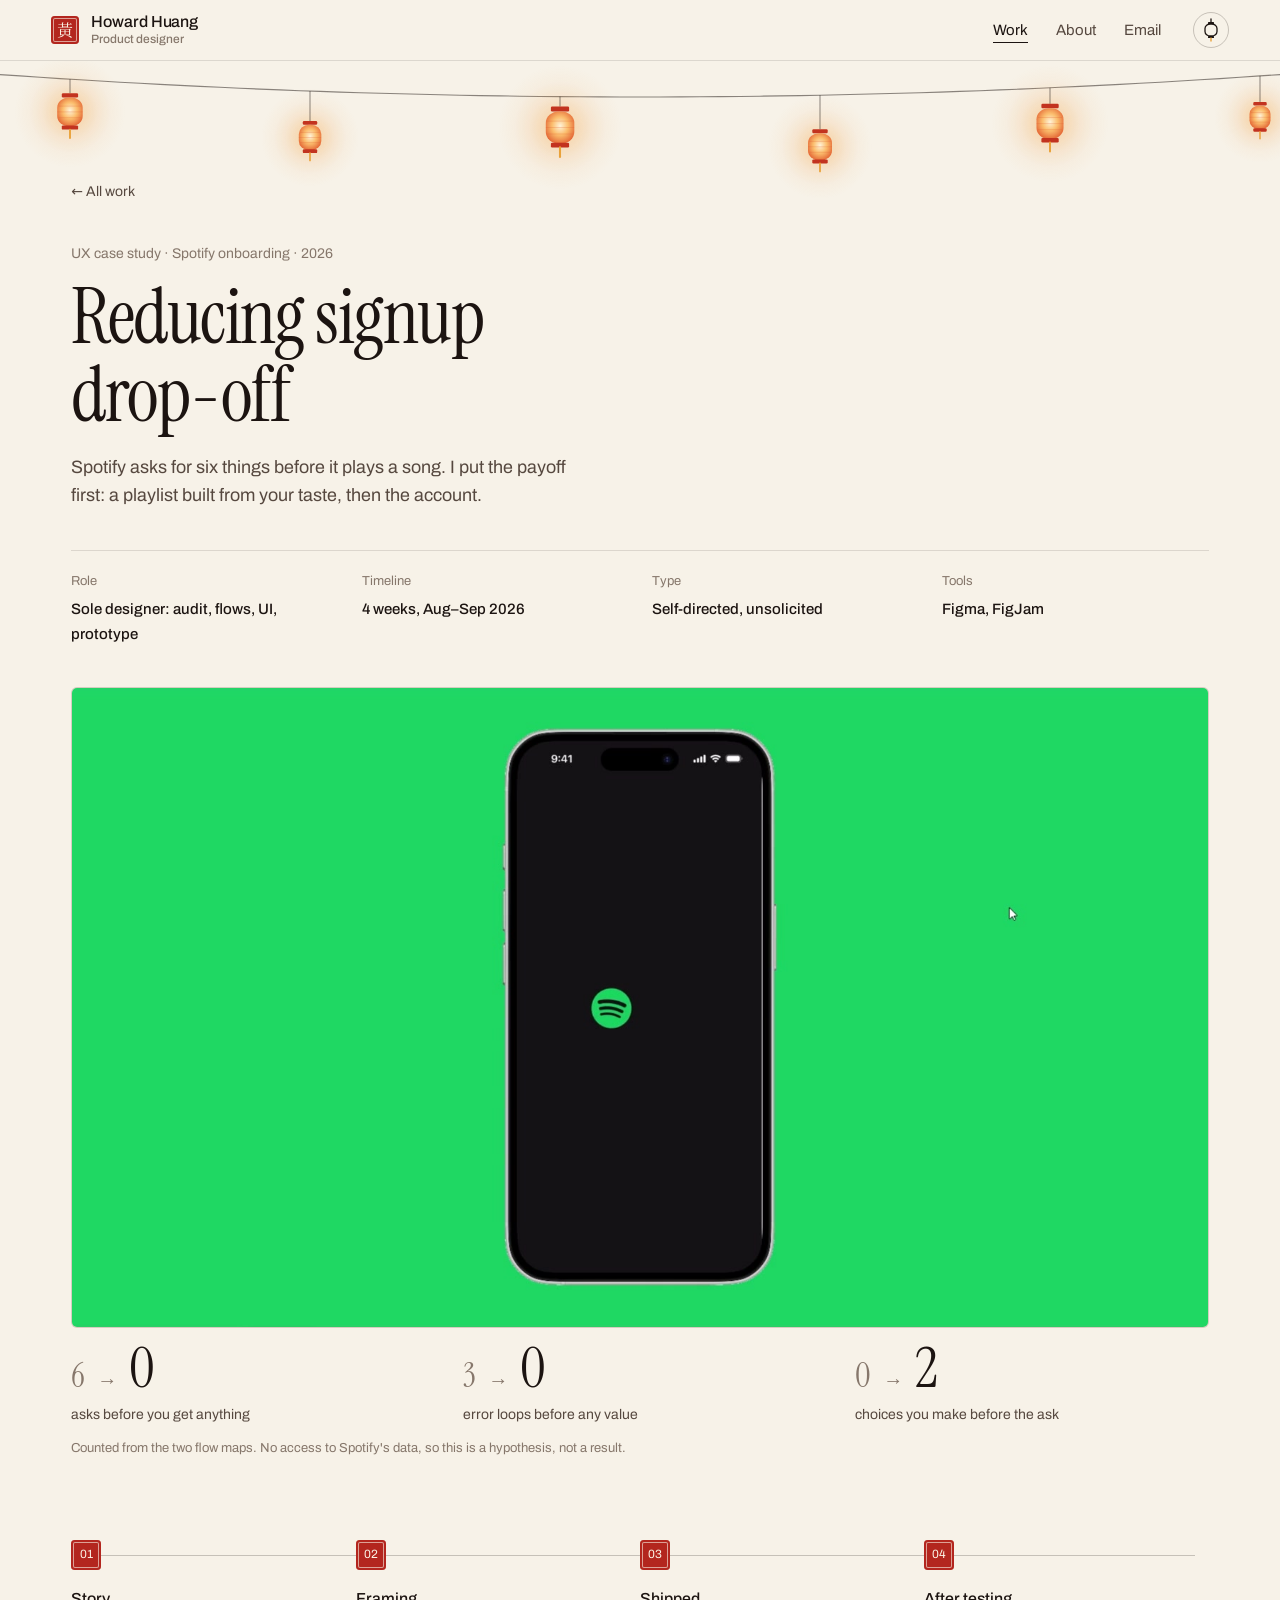
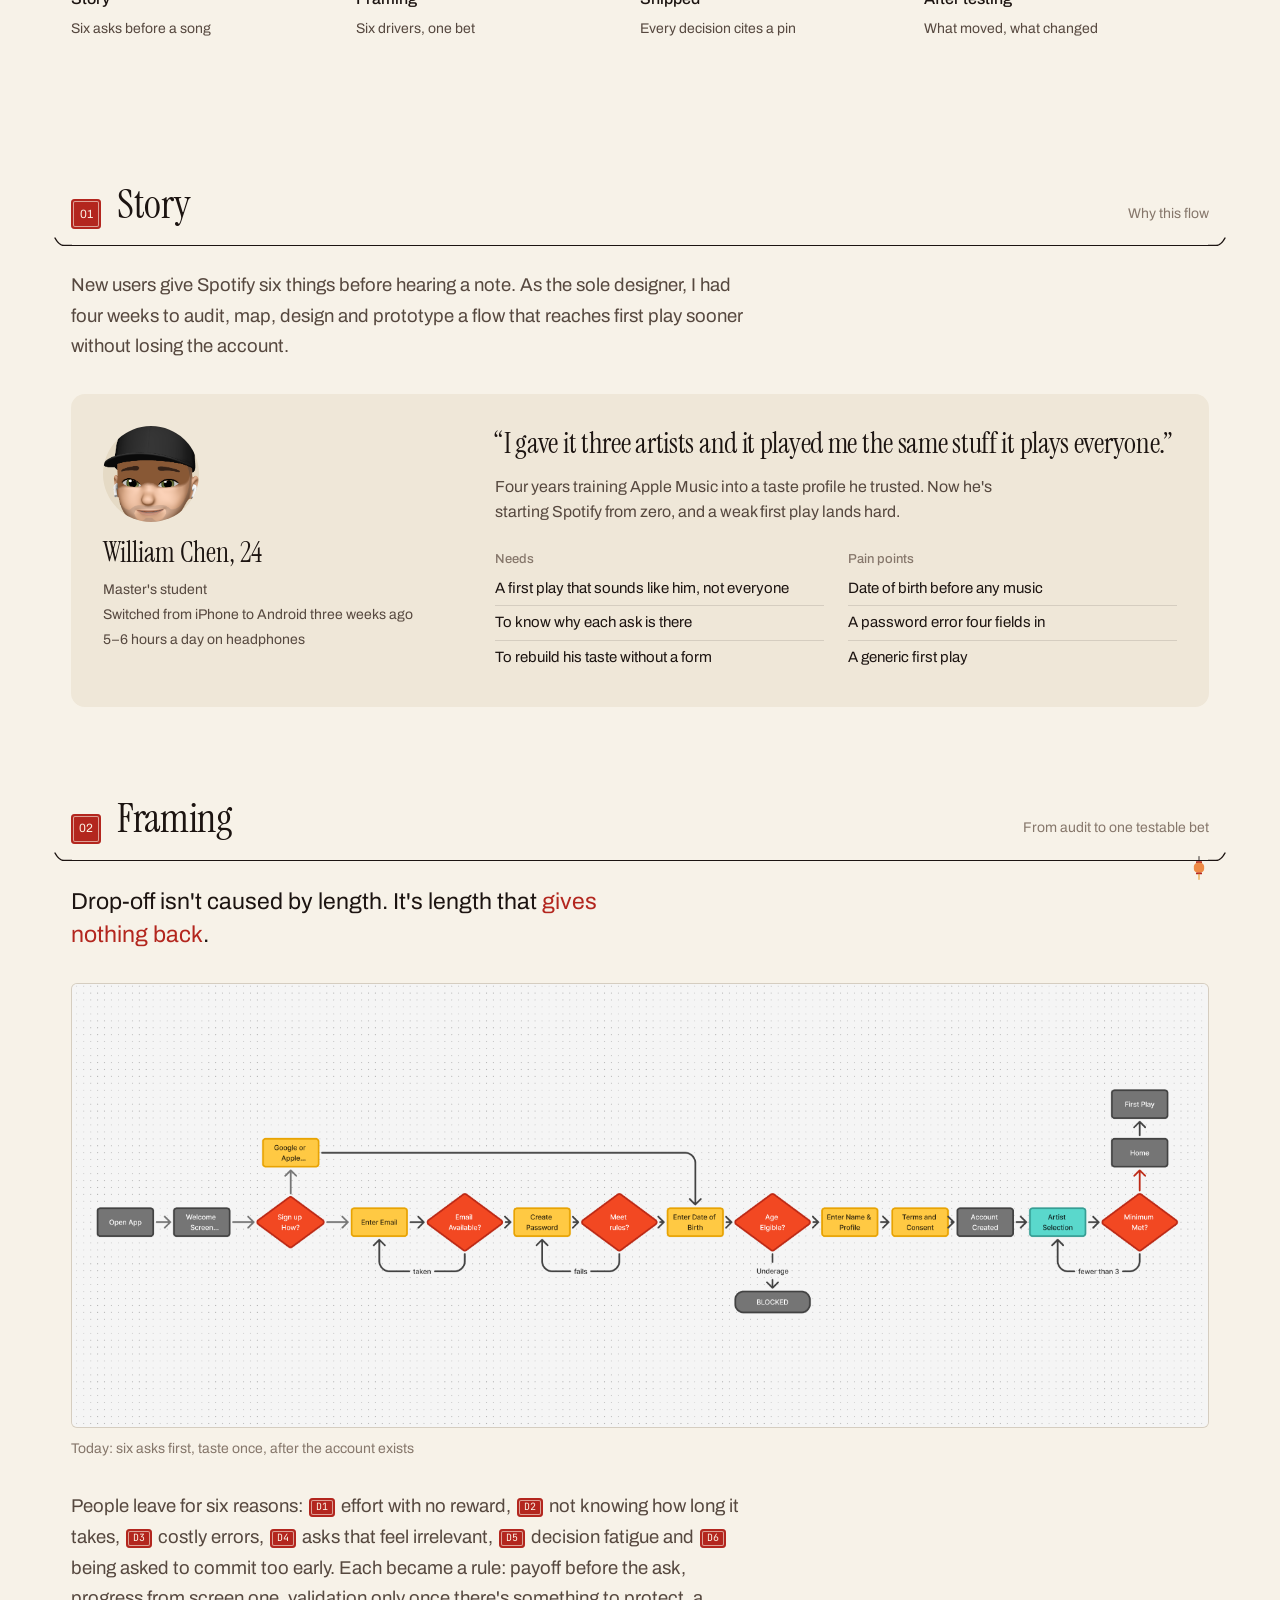
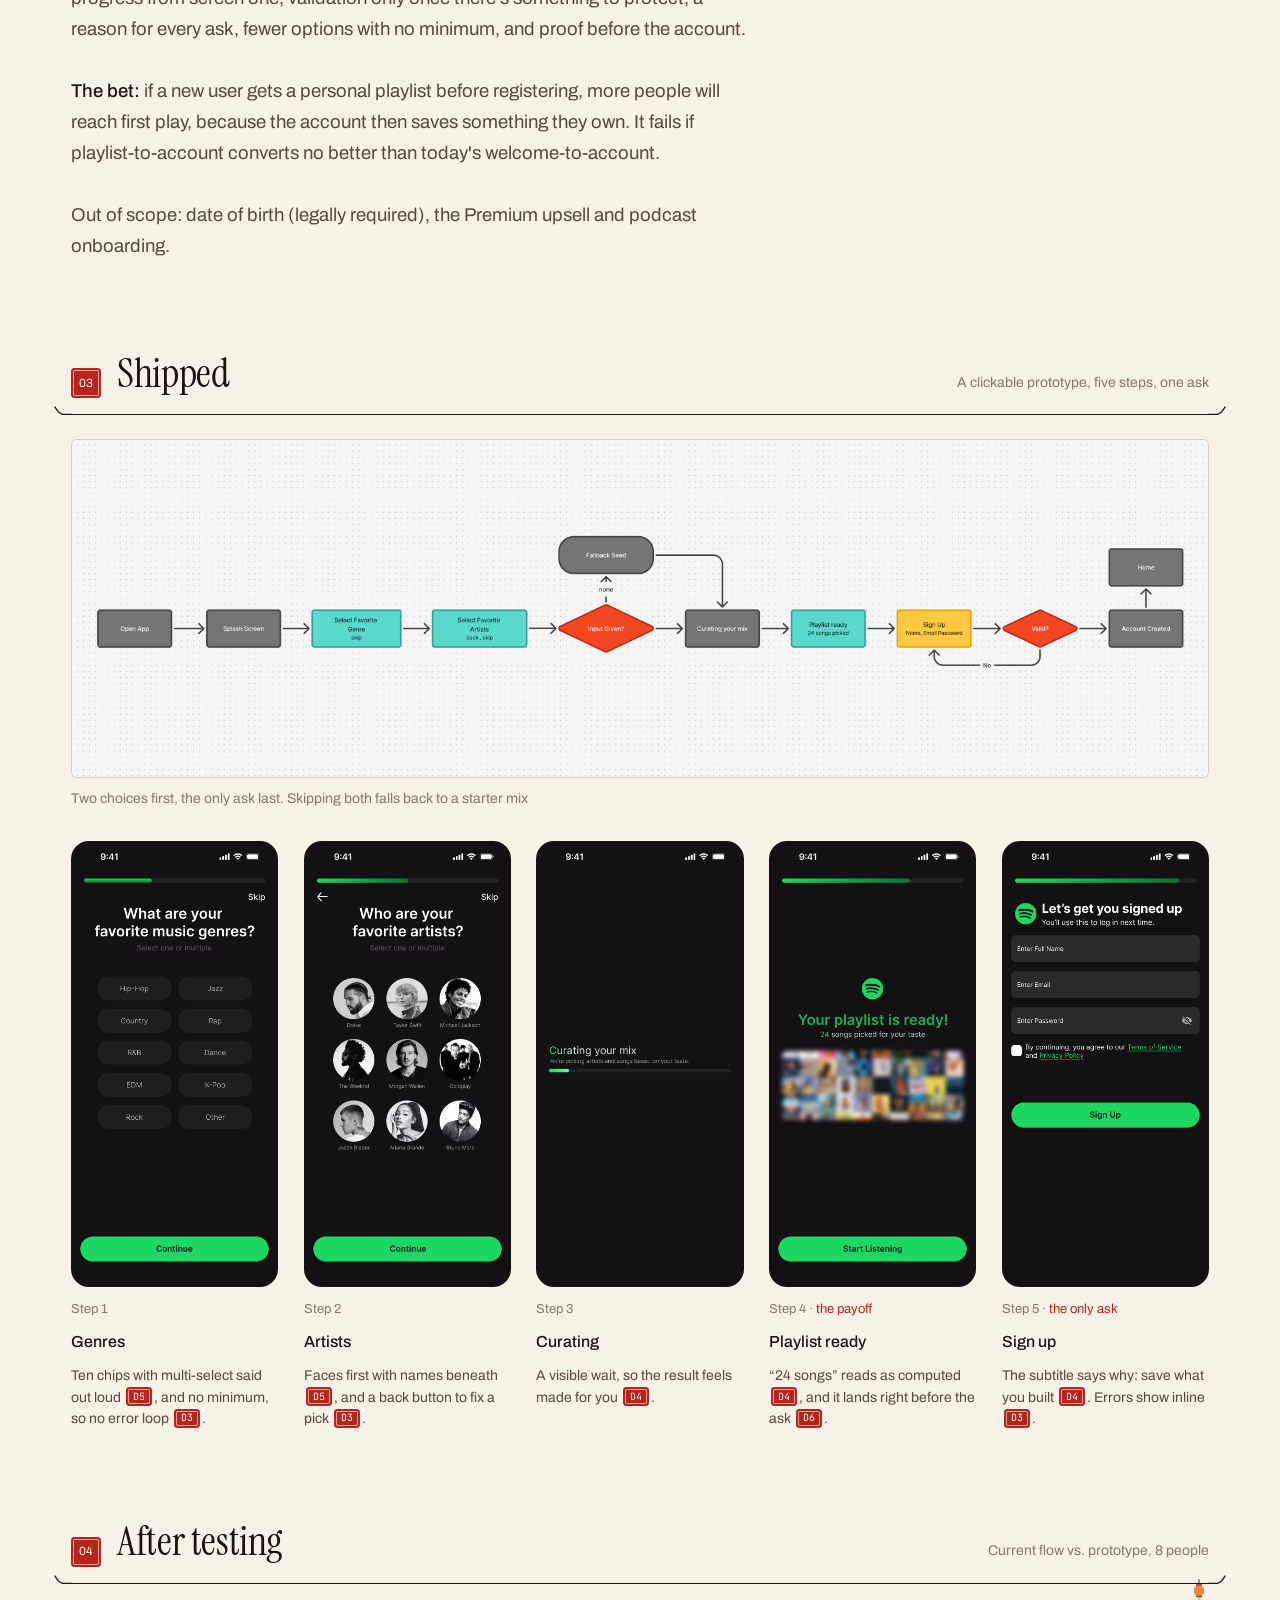
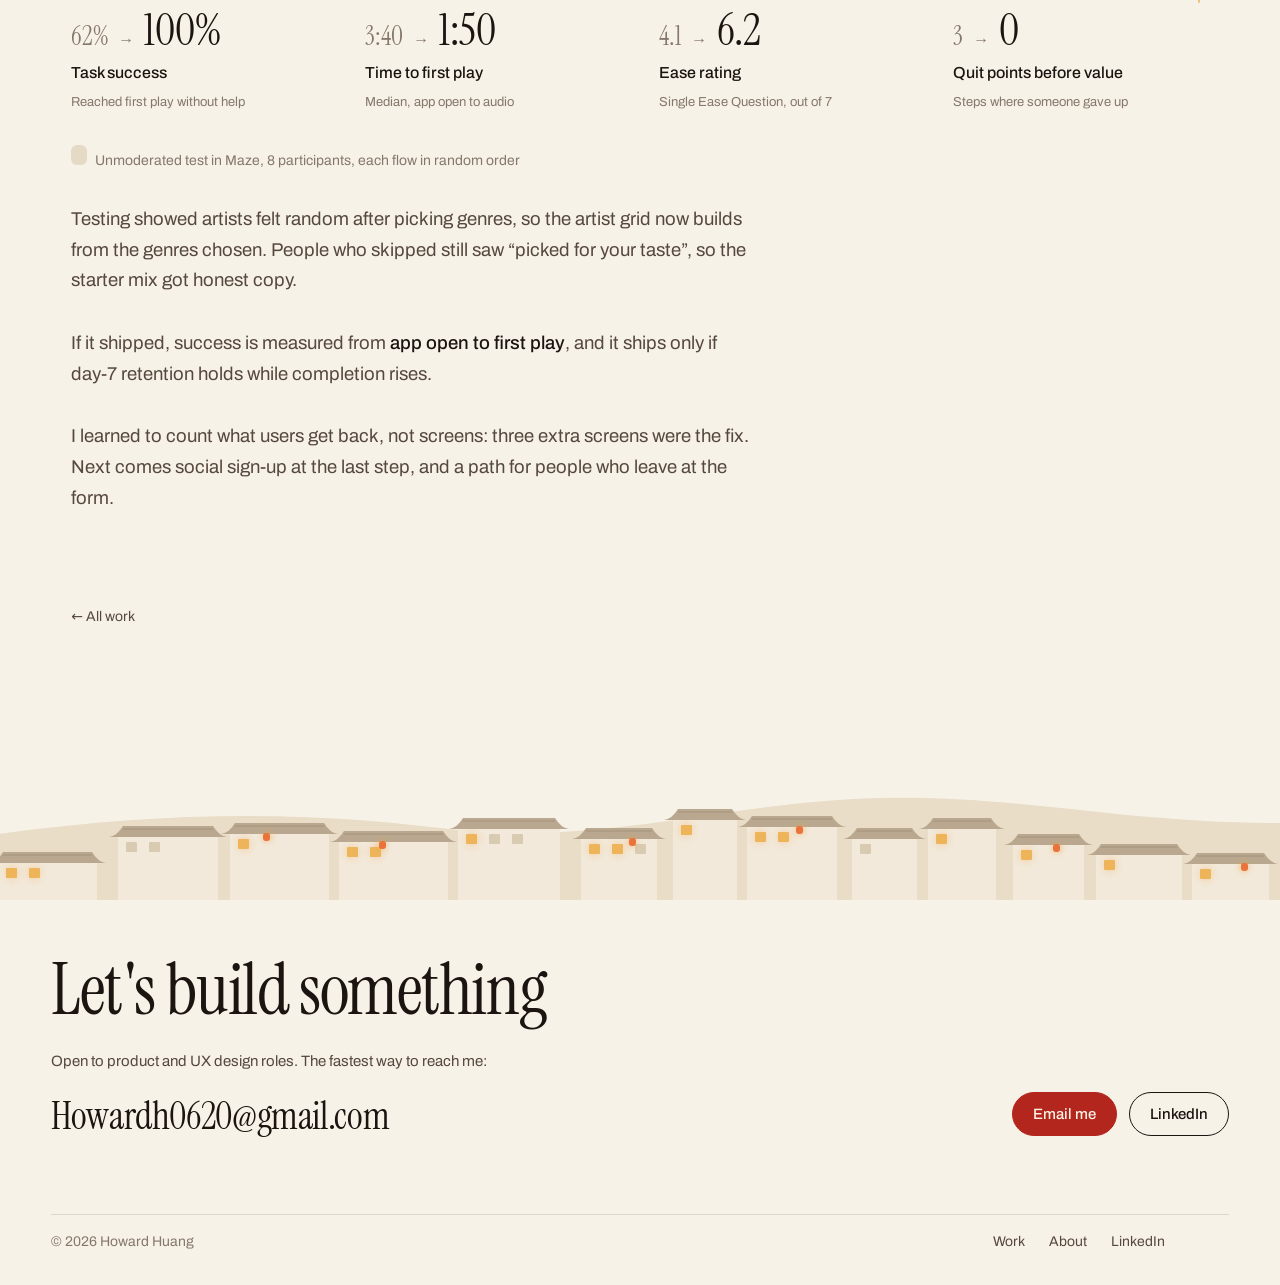
<file: spotify.html>
<!DOCTYPE html>
<html lang="en">
<head>
<meta charset="UTF-8">
<meta name="viewport" content="width=device-width, initial-scale=1.0, viewport-fit=cover">
<title>Spotify signup redesign — Howard Huang</title>
<meta name="description" content="Moving the payoff in front of the ask: a playlist built from your taste first, the account second.">
<meta name="theme-color" content="#F7F2E8">
<script>try{var t=localStorage.getItem('theme');if(t==='night')document.documentElement.setAttribute('data-theme','night')}catch(e){}</script>
<meta property="og:type" content="website">
<meta property="og:site_name" content="Howard Huang">
<meta property="og:title" content="Spotify signup redesign — Howard Huang">
<meta property="og:description" content="Moving the payoff in front of the ask: a playlist built from your taste first, the account second.">
<meta property="og:url" content="https://hhuang.ca/spotify.html">
<meta property="og:image" content="https://hhuang.ca/assets/ui/og-paper.jpg">
<meta property="og:image:width" content="1200">
<meta property="og:image:height" content="630">
<meta property="og:image:alt" content="Howard Huang, product designer">
<meta name="twitter:card" content="summary_large_image">
<meta name="twitter:image" content="https://hhuang.ca/assets/ui/og-paper.jpg">
<link rel="icon" type="image/png" sizes="32x32" href="assets/ui/hh-32.png">
<link rel="apple-touch-icon" sizes="180x180" href="assets/ui/hh-180.png">
<link rel="preload" href="assets/fonts/instrument-serif-latin-400-normal.woff2" as="font" type="font/woff2" crossorigin>
<link rel="stylesheet" href="assets/case.css">
<link rel="stylesheet" href="assets/paper.css">
</head>
<body>
<a class="skip" href="#main">Skip to content</a>
<header class="top"><div class="wrap">
  <a class="me" href="index.html"><span class="seal" lang="zh-Hant">黃</span><span class="me-t"><b>Howard Huang</b><small>Product designer</small></span></a>
  <nav aria-label="Main"><a href="index.html#work" aria-current="page">Work</a><a href="about.html">About</a><a href="mailto:Howardh0620@gmail.com">Email</a><button type="button" class="theme-t" aria-label="Switch to night mode" title="Night in Jiufen"><svg class="i-moon" viewBox="0 0 24 24" fill="none" stroke="currentColor" stroke-width="1.5" stroke-linecap="round" stroke-linejoin="round" aria-hidden="true"><path d="M20 14.5A8 8 0 0 1 9.5 4a8 8 0 1 0 10.5 10.5z"/></svg><svg class="i-lan" viewBox="0 0 16 22" aria-hidden="true"><circle class="glow" cx="8" cy="11" r="9" fill="rgba(242,178,74,.35)"/><line x1="8" y1="0" x2="8" y2="3" stroke="currentColor" stroke-width="1.3" stroke-linecap="round"/><rect x="5" y="3" width="6" height="2" rx=".6" fill="currentColor"/><rect class="body" x="2" y="5" width="12" height="12" rx="5.5" ry="4.5" stroke-width="1.3"/><rect x="5" y="17" width="6" height="2" rx=".6" fill="currentColor"/><line x1="8" y1="19" x2="8" y2="22" stroke="#E9A23B" stroke-width="1.4" stroke-linecap="round"/></svg><svg class="i-sun" viewBox="0 0 24 24" fill="none" stroke="currentColor" stroke-width="1.5" stroke-linecap="round" aria-hidden="true"><circle cx="12" cy="12" r="4"/><path d="M12 2v2M12 20v2M4.9 4.9l1.4 1.4M17.7 17.7l1.4 1.4M2 12h2M20 12h2M4.9 19.1l1.4-1.4M17.7 6.3l1.4-1.4"/></svg></button></nav>
</div></header>
<main id="main" class="cs">
<svg class="strand" viewBox="0 0 1440 110" preserveAspectRatio="xMidYMin slice" aria-hidden="true" focusable="false"><defs>
 <radialGradient id="lg" cx="50%" cy="45%" r="62%"><stop offset="0" stop-color="#FFF3DA"/><stop offset=".45" stop-color="#FBBE6E"/><stop offset="1" stop-color="#E0592C"/></radialGradient>
 <radialGradient id="glow" cx="50%" cy="50%" r="50%"><stop offset="0" stop-color="#FFC978" stop-opacity=".55"/><stop offset=".25" stop-color="#F5A94A" stop-opacity=".32"/><stop offset=".5" stop-color="#F29A3E" stop-opacity=".14"/><stop offset=".75" stop-color="#F29A3E" stop-opacity=".04"/><stop offset="1" stop-color="#F29A3E" stop-opacity="0"/></radialGradient>
 <radialGradient id="wglow" cx="50%" cy="50%" r="50%"><stop offset="0" stop-color="#FFC978" stop-opacity=".45"/><stop offset=".3" stop-color="#F5A94A" stop-opacity=".22"/><stop offset=".6" stop-color="#F29A3E" stop-opacity=".07"/><stop offset="1" stop-color="#F29A3E" stop-opacity="0"/></radialGradient>
 <linearGradient id="sky" x1="0" y1="0" x2="0" y2="1"><stop offset="0" style="stop-color:var(--sky-top,#F7F2E8);stop-opacity:var(--sky-top-o,0)"/><stop offset="1" style="stop-color:var(--sky-bot,#F3E3C6);stop-opacity:.7"/></linearGradient>
 <linearGradient id="fade" x1="0" y1="0" x2="0" y2="1"><stop offset=".7" style="stop-color:var(--paper,#F7F2E8);stop-opacity:0"/><stop offset="1" style="stop-color:var(--paper,#F7F2E8)"/></linearGradient>
</defs><path d="M-20,6.0 L0,7.6 L20,9.2 L40,10.7 L60,12.1 L80,13.6 L100,14.9 L120,16.3 L140,17.6 L160,18.8 L180,20.0 L200,21.2 L220,22.3 L240,23.4 L260,24.4 L280,25.4 L300,26.3 L320,27.2 L340,28.1 L360,28.9 L380,29.7 L400,30.4 L420,31.1 L440,31.7 L460,32.3 L480,32.8 L500,33.3 L520,33.8 L540,34.2 L560,34.6 L580,34.9 L600,35.2 L620,35.5 L640,35.6 L660,35.8 L680,35.9 L700,36.0 L720,36.0 L740,36.0 L760,35.9 L780,35.8 L800,35.6 L820,35.5 L840,35.2 L860,34.9 L880,34.6 L900,34.2 L920,33.8 L940,33.3 L960,32.8 L980,32.3 L1000,31.7 L1020,31.1 L1040,30.4 L1060,29.7 L1080,28.9 L1100,28.1 L1120,27.2 L1140,26.3 L1160,25.4 L1180,24.4 L1200,23.4 L1220,22.3 L1240,21.2 L1260,20.0 L1280,18.8 L1300,17.6 L1320,16.3 L1340,14.9 L1360,13.6 L1380,12.1 L1400,10.7 L1420,9.2 L1440,7.6 L1460,6.0" fill="none" stroke="#1C1411" stroke-opacity=".5" stroke-width="1.1" class="wire"/><g class="ln" style="--i:0;--ox:150px;--oy:18.2px"><circle class="halo" cx="150" cy="50.9" r="55.5" fill="url(#glow)" style="--d:0.00s"/><line class="wire" x1="150" y1="18.2" x2="150" y2="32.2" stroke="#1C1411" stroke-opacity=".5"/><rect x="141.8" y="32.2" width="16.3" height="4.2" rx="1.2" fill="#C2331F"/><rect class="paper" x="137.2" y="36.5" width="25.5" height="28.9" rx="11.7" ry="10.4" fill="url(#lg)" style="--d:0.00s"/><line x1="138.7" y1="45.1" x2="161.3" y2="45.1" stroke="#D9542A" stroke-opacity=".28" stroke-width=".8"/><line x1="137.2" y1="50.9" x2="162.8" y2="50.9" stroke="#D9542A" stroke-opacity=".28" stroke-width=".8"/><line x1="138.7" y1="56.7" x2="161.3" y2="56.7" stroke="#D9542A" stroke-opacity=".28" stroke-width=".8"/><rect x="141.8" y="64.4" width="16.3" height="4.2" rx="1.2" fill="#C2331F"/><path d="M150,68.6 v8.5" stroke="#E9A23B" stroke-width="1.9" stroke-linecap="round"/></g><g class="ln" style="--i:1;--ox:390px;--oy:30.0px"><circle class="halo" cx="390" cy="76.5" r="49.0" fill="url(#glow)" style="--d:0.73s"/><line class="wire" x1="390" y1="30.0" x2="390" y2="60.0" stroke="#1C1411" stroke-opacity=".5"/><rect x="382.8" y="60.0" width="14.4" height="3.8" rx="1.2" fill="#C2331F"/><rect class="paper" x="378.8" y="63.8" width="22.5" height="25.5" rx="10.3" ry="9.2" fill="url(#lg)" style="--d:0.73s"/><line x1="380.0" y1="71.4" x2="400.0" y2="71.4" stroke="#D9542A" stroke-opacity=".28" stroke-width=".8"/><line x1="378.8" y1="76.5" x2="401.2" y2="76.5" stroke="#D9542A" stroke-opacity=".28" stroke-width=".8"/><line x1="380.0" y1="81.6" x2="400.0" y2="81.6" stroke="#D9542A" stroke-opacity=".28" stroke-width=".8"/><rect x="382.8" y="88.3" width="14.4" height="3.8" rx="1.2" fill="#C2331F"/><path d="M390,92.0 v7.5" stroke="#E9A23B" stroke-width="1.7" stroke-linecap="round"/></g><g class="ln" style="--i:2;--ox:640px;--oy:35.6px"><circle class="halo" cx="640" cy="66.5" r="62.0" fill="url(#glow)" style="--d:1.46s"/><line class="wire" x1="640" y1="35.6" x2="640" y2="45.6" stroke="#1C1411" stroke-opacity=".5"/><rect x="630.9" y="45.6" width="18.2" height="4.8" rx="1.2" fill="#C2331F"/><rect class="paper" x="625.8" y="50.4" width="28.5" height="32.3" rx="13.1" ry="11.6" fill="url(#lg)" style="--d:1.46s"/><line x1="627.3" y1="60.1" x2="652.7" y2="60.1" stroke="#D9542A" stroke-opacity=".28" stroke-width=".8"/><line x1="625.8" y1="66.5" x2="654.2" y2="66.5" stroke="#D9542A" stroke-opacity=".28" stroke-width=".8"/><line x1="627.3" y1="73.0" x2="652.7" y2="73.0" stroke="#D9542A" stroke-opacity=".28" stroke-width=".8"/><rect x="630.9" y="81.7" width="18.2" height="4.8" rx="1.2" fill="#C2331F"/><path d="M640,86.4 v9.5" stroke="#E9A23B" stroke-width="2.1" stroke-linecap="round"/></g><g class="ln" style="--i:3;--ox:900px;--oy:34.2px"><circle class="halo" cx="900" cy="85.8" r="52.2" fill="url(#glow)" style="--d:2.19s"/><line class="wire" x1="900" y1="34.2" x2="900" y2="68.2" stroke="#1C1411" stroke-opacity=".5"/><rect x="892.3" y="68.2" width="15.4" height="4.0" rx="1.2" fill="#C2331F"/><rect class="paper" x="888.0" y="72.2" width="24.0" height="27.2" rx="11.0" ry="9.8" fill="url(#lg)" style="--d:2.19s"/><line x1="889.3" y1="80.4" x2="910.7" y2="80.4" stroke="#D9542A" stroke-opacity=".28" stroke-width=".8"/><line x1="888.0" y1="85.8" x2="912.0" y2="85.8" stroke="#D9542A" stroke-opacity=".28" stroke-width=".8"/><line x1="889.3" y1="91.3" x2="910.7" y2="91.3" stroke="#D9542A" stroke-opacity=".28" stroke-width=".8"/><rect x="892.3" y="98.4" width="15.4" height="4.0" rx="1.2" fill="#C2331F"/><path d="M900,102.4 v8.0" stroke="#E9A23B" stroke-width="1.8" stroke-linecap="round"/></g><g class="ln" style="--i:4;--ox:1130px;--oy:26.8px"><circle class="halo" cx="1130" cy="62.6" r="58.8" fill="url(#glow)" style="--d:2.92s"/><line class="wire" x1="1130" y1="26.8" x2="1130" y2="42.8" stroke="#1C1411" stroke-opacity=".5"/><rect x="1121.4" y="42.8" width="17.3" height="4.5" rx="1.2" fill="#C2331F"/><rect class="paper" x="1116.5" y="47.3" width="27.0" height="30.6" rx="12.4" ry="11.0" fill="url(#lg)" style="--d:2.92s"/><line x1="1118.0" y1="56.5" x2="1142.0" y2="56.5" stroke="#D9542A" stroke-opacity=".28" stroke-width=".8"/><line x1="1116.5" y1="62.6" x2="1143.5" y2="62.6" stroke="#D9542A" stroke-opacity=".28" stroke-width=".8"/><line x1="1118.0" y1="68.7" x2="1142.0" y2="68.7" stroke="#D9542A" stroke-opacity=".28" stroke-width=".8"/><rect x="1121.4" y="76.9" width="17.3" height="4.5" rx="1.2" fill="#C2331F"/><path d="M1130,81.4 v9.0" stroke="#E9A23B" stroke-width="2.0" stroke-linecap="round"/></g><g class="ln" style="--i:5;--ox:1340px;--oy:14.9px"><circle class="halo" cx="1340" cy="56.3" r="45.7" fill="url(#glow)" style="--d:0.65s"/><line class="wire" x1="1340" y1="14.9" x2="1340" y2="40.9" stroke="#1C1411" stroke-opacity=".5"/><rect x="1333.3" y="40.9" width="13.4" height="3.5" rx="1.2" fill="#C2331F"/><rect class="paper" x="1329.5" y="44.4" width="21.0" height="23.8" rx="9.7" ry="8.6" fill="url(#lg)" style="--d:0.65s"/><line x1="1330.7" y1="51.6" x2="1349.3" y2="51.6" stroke="#D9542A" stroke-opacity=".28" stroke-width=".8"/><line x1="1329.5" y1="56.3" x2="1350.5" y2="56.3" stroke="#D9542A" stroke-opacity=".28" stroke-width=".8"/><line x1="1330.7" y1="61.1" x2="1349.3" y2="61.1" stroke="#D9542A" stroke-opacity=".28" stroke-width=".8"/><rect x="1333.3" y="67.2" width="13.4" height="3.5" rx="1.2" fill="#C2331F"/><path d="M1340,70.7 v7.0" stroke="#E9A23B" stroke-width="1.5" stroke-linecap="round"/></g></svg>














  <section class="cs-hero">
    <a class="cs-back" href="index.html#work">&larr; All work</a>
    <p class="cs-eyebrow">UX case study &middot; Spotify onboarding &middot; 2026</p>
    <h1>Reducing signup drop-off</h1>
    <p class="cs-lede">Spotify asks for six things before it plays a song. I put the payoff first: a playlist built from your taste, then the account.</p>
    <div class="cs-facts">
      <div><span>Role</span><b>Sole designer: audit, flows, UI, prototype</b></div>
      <div><span>Timeline</span><b>4 weeks, Aug&ndash;Sep 2026</b></div>
      <div><span>Type</span><b>Self-directed, unsolicited</b></div>
      <div><span>Tools</span><b>Figma, FigJam</b></div>
    </div>
    <div class="cs-media"><video src="assets/work/spotify-flow.mp4" poster="assets/work/spotify-flow.jpg" autoplay muted loop playsinline preload="metadata" aria-label="Prototype: genre, artists, playlist, then sign up"></video></div>
    <div class="cs-stats">
      <div class="cs-stat"><div class="n"><s>6</s><i>&rarr;</i>0</div><p>asks before you get anything</p></div>
      <div class="cs-stat"><div class="n"><s>3</s><i>&rarr;</i>0</div><p>error loops before any value</p></div>
      <div class="cs-stat"><div class="n"><s>0</s><i>&rarr;</i>2</div><p>choices you make before the ask</p></div>
    </div>
    <p class="cs-note">Counted from the two flow maps. No access to Spotify's data, so this is a hypothesis, not a result.</p>

    <nav class="cs-thread four" aria-label="The story">
      <a href="#story"><i>01</i><b>Story</b><span>Six asks before a song</span></a>
      <a href="#framing"><i>02</i><b>Framing</b><span>Six drivers, one bet</span></a>
      <a href="#shipped"><i>03</i><b>Shipped</b><span>Every decision cites a pin</span></a>
      <a href="#after"><i>04</i><b>After testing</b><span>What moved, what changed</span></a>
    </nav>
  </section>

  <section class="cs-sec" id="story">
    <header><i>01</i><h2>Story</h2><p>Why this flow</p></header>
    <div class="cs-body">
      <p class="cs-prose">New users give Spotify six things before hearing a note. As the sole designer, I had four weeks to audit, map, design and prototype a flow that reaches first play sooner without losing the account.</p>
      <div class="persona">
        <div class="persona-id">
          <img src="assets/work/spotify-persona.png" alt="" loading="lazy">
          <b>William Chen, 24</b>
          <ul><li>Master's student</li><li>Switched from iPhone to Android three weeks ago</li><li>5&ndash;6 hours a day on headphones</li></ul>
        </div>
        <div class="persona-main">
          <q>I gave it three artists and it played me the same stuff it plays everyone.</q>
          <p>Four years training Apple Music into a taste profile he trusted. Now he's starting Spotify from zero, and a weak first play lands hard.</p>
          <div class="persona-cols">
            <div><h4>Needs</h4><ul><li>A first play that sounds like him, not everyone</li><li>To know why each ask is there</li><li>To rebuild his taste without a form</li></ul></div>
            <div><h4>Pain points</h4><ul><li>Date of birth before any music</li><li>A password error four fields in</li><li>A generic first play</li></ul></div>
          </div>
        </div>
      </div>
    </div>
  </section>

  <section class="cs-sec" id="framing">
    <header><i>02</i><h2>Framing</h2><p>From audit to one testable bet</p></header>
    <div class="cs-body">
      <p class="cs-say">Drop-off isn't caused by length. It's length that <em>gives nothing back</em>.</p>
      <figure class="cs-fig"><div class="frame wide"><img src="assets/work/spotify-flow-current.png" alt="Current Spotify signup flow: six asks, then artist selection after the account exists" loading="lazy"></div>
        <figcaption>Today: six asks first, taste once, after the account exists</figcaption></figure>
      <p class="cs-prose">People leave for six reasons: <i class="cs-pin">D1</i> effort with no reward, <i class="cs-pin">D2</i> not knowing how long it takes, <i class="cs-pin">D3</i> costly errors, <i class="cs-pin">D4</i> asks that feel irrelevant, <i class="cs-pin">D5</i> decision fatigue and <i class="cs-pin">D6</i> being asked to commit too early. Each became a rule: payoff before the ask, progress from screen one, validation only once there's something to protect, a reason for every ask, fewer options with no minimum, and proof before the account.</p>
      <p class="cs-prose"><b>The bet:</b> if a new user gets a personal playlist before registering, more people will reach first play, because the account then saves something they own. It fails if playlist-to-account converts no better than today's welcome-to-account.</p>
      <p class="cs-prose">Out of scope: date of birth (legally required), the Premium upsell and podcast onboarding.</p>
    </div>
  </section>

  <section class="cs-sec" id="shipped">
    <header><i>03</i><h2>Shipped</h2><p>A clickable prototype, five steps, one ask</p></header>
    <div class="cs-body">
      <figure class="cs-fig"><div class="frame wide"><img src="assets/work/spotify-flow-redesign.png" alt="Redesigned flow: genres, artists, curating, playlist ready, then sign up" loading="lazy"></div>
        <figcaption>Two choices first, the only ask last. Skipping both falls back to a starter mix</figcaption></figure>
      <div class="cs-phones">
        <div class="cs-phone"><img src="assets/work/spotify-screen-genre.png" alt="Genre selection" loading="lazy"><span>Step 1</span><h3>Genres</h3>
          <p class="cs-decp">Ten chips with multi-select said out loud <i class="cs-pin">D5</i>, and no minimum, so no error loop <i class="cs-pin">D3</i>.</p></div>
        <div class="cs-phone"><img src="assets/work/spotify-screen-artists.png" alt="Artist selection" loading="lazy"><span>Step 2</span><h3>Artists</h3>
          <p class="cs-decp">Faces first with names beneath <i class="cs-pin">D5</i>, and a back button to fix a pick <i class="cs-pin">D3</i>.</p></div>
        <div class="cs-phone"><img src="assets/work/spotify-screen-curating.png" alt="Curating your mix" loading="lazy"><span>Step 3</span><h3>Curating</h3>
          <p class="cs-decp">A visible wait, so the result feels made for you <i class="cs-pin">D4</i>.</p></div>
        <div class="cs-phone"><img src="assets/work/spotify-screen-playlist.png" alt="Playlist ready" loading="lazy"><span>Step 4 &middot; <em>the payoff</em></span><h3>Playlist ready</h3>
          <p class="cs-decp">&ldquo;24 songs&rdquo; reads as computed <i class="cs-pin">D4</i>, and it lands right before the ask <i class="cs-pin">D6</i>.</p></div>
        <div class="cs-phone"><img src="assets/work/spotify-screen-signup.png" alt="Sign up" loading="lazy"><span>Step 5 &middot; <em>the only ask</em></span><h3>Sign up</h3>
          <p class="cs-decp">The subtitle says why: save what you built <i class="cs-pin">D4</i>. Errors show inline <i class="cs-pin">D3</i>.</p></div>
      </div>
    </div>
  </section>

  <section class="cs-sec" id="after">
    <header><i>04</i><h2>After testing</h2><p>Current flow vs. prototype, 8 people</p></header>
    <div class="cs-body">
      <div class="cs-results four">
        <div class="cs-res"><div class="n num"><s>62%</s><i>&rarr;</i>100%</div><b>Task success</b><p>Reached first play without help</p></div>
        <div class="cs-res"><div class="n num"><s>3:40</s><i>&rarr;</i>1:50</div><b>Time to first play</b><p>Median, app open to audio</p></div>
        <div class="cs-res"><div class="n num"><s>4.1</s><i>&rarr;</i>6.2</div><b>Ease rating</b><p>Single Ease Question, out of 7</p></div>
        <div class="cs-res"><div class="n num"><s>3</s><i>&rarr;</i>0</div><b>Quit points before value</b><p>Steps where someone gave up</p></div>
      </div>
      <p class="cs-how"><span class="cs-simtag"></span>Unmoderated test in Maze, 8 participants, each flow in random order</p>
      <p class="cs-prose">Testing showed artists felt random after picking genres, so the artist grid now builds from the genres chosen. People who skipped still saw &ldquo;picked for your taste&rdquo;, so the starter mix got honest copy.</p>
      <p class="cs-prose">If it shipped, success is measured from <b>app open to first play</b>, and it ships only if day-7 retention holds while completion rises.</p>
      <p class="cs-prose">I learned to count what users get back, not screens: three extra screens were the fix. Next comes social sign-up at the last step, and a path for people who leave at the form.</p>
    </div>
  </section>

  <div class="cs-end"><a class="cs-back" href="index.html#work" style="margin:0">&larr; All work</a></div>
</main>
<footer class="foot"><svg class="roofs" viewBox="0 0 1440 150" preserveAspectRatio="xMidYMax slice" aria-hidden="true" focusable="false"><defs>
 <radialGradient id="lg" cx="50%" cy="45%" r="62%"><stop offset="0" stop-color="#FFF3DA"/><stop offset=".45" stop-color="#FBBE6E"/><stop offset="1" stop-color="#E0592C"/></radialGradient>
 <radialGradient id="glow" cx="50%" cy="50%" r="50%"><stop offset="0" stop-color="#FFC978" stop-opacity=".55"/><stop offset=".25" stop-color="#F5A94A" stop-opacity=".32"/><stop offset=".5" stop-color="#F29A3E" stop-opacity=".14"/><stop offset=".75" stop-color="#F29A3E" stop-opacity=".04"/><stop offset="1" stop-color="#F29A3E" stop-opacity="0"/></radialGradient>
 <radialGradient id="wglow" cx="50%" cy="50%" r="50%"><stop offset="0" stop-color="#FFC978" stop-opacity=".45"/><stop offset=".3" stop-color="#F5A94A" stop-opacity=".22"/><stop offset=".6" stop-color="#F29A3E" stop-opacity=".07"/><stop offset="1" stop-color="#F29A3E" stop-opacity="0"/></radialGradient>
 <linearGradient id="sky" x1="0" y1="0" x2="0" y2="1"><stop offset="0" style="stop-color:var(--sky-top,#F7F2E8);stop-opacity:var(--sky-top-o,0)"/><stop offset="1" style="stop-color:var(--sky-bot,#F3E3C6);stop-opacity:.7"/></linearGradient>
 <linearGradient id="fade" x1="0" y1="0" x2="0" y2="1"><stop offset=".7" style="stop-color:var(--paper,#F7F2E8);stop-opacity:0"/><stop offset="1" style="stop-color:var(--paper,#F7F2E8)"/></linearGradient>
</defs><circle class="star" cx="673" cy="45" r="1" fill="#FBF4E6" style="--d:0.74s"/><circle class="star" cx="943" cy="44" r="1.5" fill="#FBF4E6" style="--d:3.59s"/><circle class="star" cx="192" cy="49" r="0.8" fill="#FBF4E6" style="--d:2.91s"/><circle class="star" cx="303" cy="59" r="1.5" fill="#FBF4E6" style="--d:0.63s"/><circle class="star" cx="390" cy="39" r="0.8" fill="#FBF4E6" style="--d:3.10s"/><circle class="star" cx="573" cy="54" r="0.8" fill="#FBF4E6" style="--d:3.68s"/><circle class="star" cx="348" cy="41" r="1.5" fill="#FBF4E6" style="--d:3.56s"/><circle class="star" cx="1063" cy="58" r="1.5" fill="#FBF4E6" style="--d:1.12s"/><circle class="star" cx="1110" cy="41" r="0.8" fill="#FBF4E6" style="--d:3.52s"/><circle class="star" cx="159" cy="45" r="1.5" fill="#FBF4E6" style="--d:0.56s"/><circle class="star" cx="388" cy="54" r="0.8" fill="#FBF4E6" style="--d:3.86s"/><circle class="star" cx="95" cy="54" r="1" fill="#FBF4E6" style="--d:3.58s"/><circle class="star" cx="346" cy="36" r="0.8" fill="#FBF4E6" style="--d:0.53s"/><circle class="star" cx="1246" cy="48" r="1.5" fill="#FBF4E6" style="--d:2.15s"/><circle class="star" cx="340" cy="38" r="1" fill="#FBF4E6" style="--d:2.55s"/><circle class="star" cx="208" cy="50" r="1" fill="#FBF4E6" style="--d:3.76s"/><circle class="star" cx="997" cy="37" r="1.2" fill="#FBF4E6" style="--d:2.22s"/><circle class="star" cx="854" cy="40" r="1.2" fill="#FBF4E6" style="--d:2.95s"/><circle class="star" cx="815" cy="37" r="1.5" fill="#FBF4E6" style="--d:3.80s"/><circle class="star" cx="388" cy="51" r="0.8" fill="#FBF4E6" style="--d:2.94s"/><circle class="star" cx="1156" cy="49" r="0.8" fill="#FBF4E6" style="--d:3.47s"/><circle class="star" cx="229" cy="57" r="1.2" fill="#FBF4E6" style="--d:1.81s"/><circle class="star" cx="597" cy="60" r="0.8" fill="#FBF4E6" style="--d:1.52s"/><circle class="star" cx="856" cy="36" r="0.8" fill="#FBF4E6" style="--d:0.85s"/><path d="M0,96 C200,62 360,58 520,78 C680,98 800,52 960,48 C1120,44 1240,84 1440,70 L1440,150 L0,150 Z" fill="#E9DDC7" class="mtn1"/><rect class="wall" x="-30" y="117" width="88" height="33" fill="#F2E9DA"/><circle class="wglow" cx="-16" cy="128" r="14" fill="url(#wglow)" style="--d:0.00s"/><rect class="win" x="-22" y="123" width="11" height="10" rx="1" fill="#EDB45A" style="--d:0.00s"/><circle class="wglow" cx="6" cy="128" r="14" fill="url(#wglow)" style="--d:1.37s"/><rect class="win" x="1" y="123" width="11" height="10" rx="1" fill="#EDB45A" style="--d:1.37s"/><path d="M-39,118 Q-31,117 -25,107 L53,107 Q59,117 67,118 Z" fill="#B9A88F" class="roof"/><line x1="-25" y1="110" x2="53" y2="110" stroke="#A3927A" class="ridge"/><circle class="halo" cx="15" cy="121" r="11" fill="url(#glow)" style="--d:1.80s"/><rect x="11" y="117" width="7" height="8" rx="3" fill="#E9733A"/><rect class="wall" x="78" y="112" width="99" height="38" fill="#F2E9DA"/><circle class="wglow" cx="92" cy="123" r="14" fill="url(#wglow)" style="--d:2.74s"/><rect class="win" x="86" y="118" width="11" height="10" rx="1" fill="#EDB45A" style="--d:2.74s"/><circle class="wglow" cx="114" cy="123" r="14" fill="url(#wglow)" style="--d:4.11s"/><rect class="win" x="109" y="118" width="11" height="10" rx="1" fill="#EDB45A" style="--d:4.11s"/><path d="M69,113 Q77,112 83,102 L172,102 Q178,112 186,113 Z" fill="#B9A88F" class="roof"/><line x1="83" y1="105" x2="172" y2="105" stroke="#A3927A" class="ridge"/><rect class="wall" x="198" y="86" width="100" height="64" fill="#F2E9DA"/><rect class="dim" x="206" y="92" width="11" height="10" rx="1" fill="#D9CBB2"/><rect class="dim" x="229" y="92" width="11" height="10" rx="1" fill="#D9CBB2"/><path d="M189,87 Q197,86 203,76 L293,76 Q299,86 307,87 Z" fill="#B9A88F" class="roof"/><line x1="203" y1="79" x2="293" y2="79" stroke="#A3927A" class="ridge"/><rect class="wall" x="310" y="83" width="99" height="67" fill="#F2E9DA"/><circle class="wglow" cx="324" cy="94" r="14" fill="url(#wglow)" style="--d:3.22s"/><rect class="win" x="318" y="89" width="11" height="10" rx="1" fill="#EDB45A" style="--d:3.22s"/><path d="M301,84 Q309,83 315,73 L404,73 Q410,83 418,84 Z" fill="#B9A88F" class="roof"/><line x1="315" y1="76" x2="404" y2="76" stroke="#A3927A" class="ridge"/><circle class="halo" cx="347" cy="87" r="11" fill="url(#glow)" style="--d:0.30s"/><rect x="343" y="83" width="7" height="8" rx="3" fill="#E9733A"/><rect class="wall" x="419" y="91" width="109" height="59" fill="#F2E9DA"/><circle class="wglow" cx="432" cy="102" r="14" fill="url(#wglow)" style="--d:4.59s"/><rect class="win" x="427" y="97" width="11" height="10" rx="1" fill="#EDB45A" style="--d:4.59s"/><circle class="wglow" cx="456" cy="102" r="14" fill="url(#wglow)" style="--d:0.96s"/><rect class="win" x="450" y="97" width="11" height="10" rx="1" fill="#EDB45A" style="--d:0.96s"/><path d="M410,92 Q418,91 424,81 L523,81 Q529,91 537,92 Z" fill="#B9A88F" class="roof"/><line x1="424" y1="84" x2="523" y2="84" stroke="#A3927A" class="ridge"/><circle class="halo" cx="462" cy="95" r="11" fill="url(#glow)" style="--d:2.10s"/><rect x="459" y="91" width="7" height="8" rx="3" fill="#E9733A"/><rect class="wall" x="538" y="78" width="102" height="72" fill="#F2E9DA"/><circle class="wglow" cx="552" cy="89" r="14" fill="url(#wglow)" style="--d:2.33s"/><rect class="win" x="546" y="84" width="11" height="10" rx="1" fill="#EDB45A" style="--d:2.33s"/><rect class="dim" x="569" y="84" width="11" height="10" rx="1" fill="#D9CBB2"/><rect class="dim" x="592" y="84" width="11" height="10" rx="1" fill="#D9CBB2"/><path d="M529,79 Q537,78 543,68 L635,68 Q641,78 649,79 Z" fill="#B9A88F" class="roof"/><line x1="543" y1="71" x2="635" y2="71" stroke="#A3927A" class="ridge"/><rect class="wall" x="661" y="88" width="76" height="62" fill="#F2E9DA"/><circle class="wglow" cx="674" cy="99" r="14" fill="url(#wglow)" style="--d:1.44s"/><rect class="win" x="669" y="94" width="11" height="10" rx="1" fill="#EDB45A" style="--d:1.44s"/><circle class="wglow" cx="698" cy="99" r="14" fill="url(#wglow)" style="--d:2.81s"/><rect class="win" x="692" y="94" width="11" height="10" rx="1" fill="#EDB45A" style="--d:2.81s"/><rect class="dim" x="715" y="94" width="11" height="10" rx="1" fill="#D9CBB2"/><path d="M652,89 Q660,88 666,78 L732,78 Q738,88 746,89 Z" fill="#B9A88F" class="roof"/><line x1="666" y1="81" x2="732" y2="81" stroke="#A3927A" class="ridge"/><circle class="halo" cx="712" cy="92" r="11" fill="url(#glow)" style="--d:1.50s"/><rect x="709" y="88" width="7" height="8" rx="3" fill="#E9733A"/><rect class="wall" x="753" y="69" width="64" height="81" fill="#F2E9DA"/><circle class="wglow" cx="766" cy="80" r="14" fill="url(#wglow)" style="--d:0.55s"/><rect class="win" x="761" y="75" width="11" height="10" rx="1" fill="#EDB45A" style="--d:0.55s"/><path d="M744,70 Q752,69 758,59 L812,59 Q818,69 826,70 Z" fill="#B9A88F" class="roof"/><line x1="758" y1="62" x2="812" y2="62" stroke="#A3927A" class="ridge"/><rect class="wall" x="827" y="76" width="90" height="74" fill="#F2E9DA"/><circle class="wglow" cx="840" cy="87" r="14" fill="url(#wglow)" style="--d:1.92s"/><rect class="win" x="835" y="82" width="11" height="10" rx="1" fill="#EDB45A" style="--d:1.92s"/><circle class="wglow" cx="864" cy="87" r="14" fill="url(#wglow)" style="--d:3.29s"/><rect class="win" x="858" y="82" width="11" height="10" rx="1" fill="#EDB45A" style="--d:3.29s"/><path d="M818,77 Q826,76 832,66 L912,66 Q918,76 926,77 Z" fill="#B9A88F" class="roof"/><line x1="832" y1="69" x2="912" y2="69" stroke="#A3927A" class="ridge"/><circle class="halo" cx="880" cy="80" r="11" fill="url(#glow)" style="--d:1.20s"/><rect x="876" y="76" width="7" height="8" rx="3" fill="#E9733A"/><rect class="wall" x="932" y="88" width="65" height="62" fill="#F2E9DA"/><rect class="dim" x="940" y="94" width="11" height="10" rx="1" fill="#D9CBB2"/><path d="M923,89 Q931,88 937,78 L992,78 Q998,88 1006,89 Z" fill="#B9A88F" class="roof"/><line x1="937" y1="81" x2="992" y2="81" stroke="#A3927A" class="ridge"/><rect class="wall" x="1008" y="78" width="68" height="72" fill="#F2E9DA"/><circle class="wglow" cx="1022" cy="89" r="14" fill="url(#wglow)" style="--d:1.03s"/><rect class="win" x="1016" y="84" width="11" height="10" rx="1" fill="#EDB45A" style="--d:1.03s"/><path d="M999,79 Q1007,78 1013,68 L1071,68 Q1077,78 1085,79 Z" fill="#B9A88F" class="roof"/><line x1="1013" y1="71" x2="1071" y2="71" stroke="#A3927A" class="ridge"/><rect class="wall" x="1093" y="94" width="71" height="56" fill="#F2E9DA"/><circle class="wglow" cx="1106" cy="105" r="14" fill="url(#wglow)" style="--d:2.40s"/><rect class="win" x="1101" y="100" width="11" height="10" rx="1" fill="#EDB45A" style="--d:2.40s"/><path d="M1084,95 Q1092,94 1098,84 L1159,84 Q1165,94 1173,95 Z" fill="#B9A88F" class="roof"/><line x1="1098" y1="87" x2="1159" y2="87" stroke="#A3927A" class="ridge"/><circle class="halo" cx="1137" cy="98" r="11" fill="url(#glow)" style="--d:0.90s"/><rect x="1133" y="94" width="7" height="8" rx="3" fill="#E9733A"/><rect class="wall" x="1176" y="104" width="86" height="46" fill="#F2E9DA"/><circle class="wglow" cx="1190" cy="115" r="14" fill="url(#wglow)" style="--d:3.77s"/><rect class="win" x="1184" y="110" width="11" height="10" rx="1" fill="#EDB45A" style="--d:3.77s"/><path d="M1167,105 Q1175,104 1181,94 L1257,94 Q1263,104 1271,105 Z" fill="#B9A88F" class="roof"/><line x1="1181" y1="97" x2="1257" y2="97" stroke="#A3927A" class="ridge"/><rect class="wall" x="1272" y="113" width="77" height="37" fill="#F2E9DA"/><circle class="wglow" cx="1286" cy="124" r="14" fill="url(#wglow)" style="--d:0.14s"/><rect class="win" x="1280" y="119" width="11" height="10" rx="1" fill="#EDB45A" style="--d:0.14s"/><path d="M1263,114 Q1271,113 1277,103 L1344,103 Q1350,113 1358,114 Z" fill="#B9A88F" class="roof"/><line x1="1277" y1="106" x2="1344" y2="106" stroke="#A3927A" class="ridge"/><circle class="halo" cx="1324" cy="117" r="11" fill="url(#glow)" style="--d:2.70s"/><rect x="1321" y="113" width="7" height="8" rx="3" fill="#E9733A"/><rect class="wall" x="1369" y="122" width="96" height="28" fill="#F2E9DA"/><circle class="wglow" cx="1382" cy="133" r="14" fill="url(#wglow)" style="--d:1.51s"/><rect class="win" x="1377" y="128" width="11" height="10" rx="1" fill="#EDB45A" style="--d:1.51s"/><path d="M1360,123 Q1368,122 1374,112 L1460,112 Q1466,122 1474,123 Z" fill="#B9A88F" class="roof"/><line x1="1374" y1="115" x2="1460" y2="115" stroke="#A3927A" class="ridge"/><circle class="halo" cx="1430" cy="126" r="11" fill="url(#glow)" style="--d:0.60s"/><rect x="1427" y="122" width="7" height="8" rx="3" fill="#E9733A"/></svg><div class="wrap">
  <h2 class="foot-h">Let's build something</h2>
  <p class="say">Open to product and UX design roles. The fastest way to reach me:</p>
  <a class="mail" href="mailto:Howardh0620@gmail.com">Howardh0620@gmail.com</a>
  <div class="foot-cta"><a class="pill solid" href="mailto:Howardh0620@gmail.com">Email me</a><a class="pill" href="https://www.linkedin.com/in/howard-huang0620/" target="_blank" rel="noopener">LinkedIn</a></div>
  <div class="row"><span>&copy; 2026 Howard Huang</span>
    <nav aria-label="Elsewhere"><a href="index.html#work">Work</a><a href="about.html">About</a><a href="https://www.linkedin.com/in/howard-huang0620/" target="_blank" rel="noopener">LinkedIn</a></nav></div>
</div></footer>
<script src="assets/main.js"></script>
</body>
</html>
</file>
<file: assets/paper.css>
/* ============================================================
   Howard Huang — portfolio
   Direction
   - Product: a product designer who builds what he designs, read by recruiters in seconds
   - Character: editorial, exact, quietly confident
   - World: Jiufen at dusk: rice-paper white, teak ink, lantern red, lantern gold
   - Moments: the name set huge beside a red name seal; each project's cover
   - Signature: the 黃翔晧 seal, lantern-gold highlights, folio numbers on hairlines
   Type: Instrument Serif (display) + Archivo (everything else). Weights 400/500.
   ============================================================ */
@font-face{font-family:'Archivo';font-style:normal;font-weight:400;font-display:swap;src:url('fonts/archivo-latin-400-normal.woff2') format('woff2');}
@font-face{font-family:'Archivo';font-style:normal;font-weight:500;font-display:swap;src:url('fonts/archivo-latin-500-normal.woff2') format('woff2');}
@font-face{font-family:'Archivo';font-style:normal;font-weight:600;font-display:swap;src:url('fonts/archivo-latin-600-normal.woff2') format('woff2');}
@font-face{font-family:'Instrument Serif';font-style:normal;font-weight:400;font-display:swap;src:url('fonts/instrument-serif-latin-400-normal.woff2') format('woff2');}
@font-face{font-family:'Instrument Serif';font-style:italic;font-weight:400;font-display:swap;src:url('fonts/instrument-serif-latin-400-italic.woff2') format('woff2');}
@font-face{font-family:'JetBrains Mono';font-style:normal;font-weight:400;font-display:swap;src:url('fonts/jetbrains-mono-latin-400-normal.woff2') format('woff2');}
@font-face{font-family:'Name TC';font-style:normal;font-weight:400;font-display:swap;src:url('fonts/name-tc.woff2') format('woff2');}

:root{
  /* paper ramp, tinted warm */
  --paper:#F7F2E8; --paper-2:#EFE7D8; --paper-3:#E5DAC5;
  --ink:#1C1411; --ink-2:#56483F; --ink-3:#86776B;
  --rule:rgba(28,20,17,.12); --rule-2:rgba(28,20,17,.22);
  --red:#B3261E;            /* lantern red: 6:1 on paper */
  --gold:#E9A23B;           /* lantern gold: fills and glow only, never text */
  --glow:rgba(233,162,59,.38);
  --serif:'Instrument Serif', Georgia, 'Times New Roman', serif;
  --sans:'Archivo', system-ui, -apple-system, sans-serif;
  --mono:'JetBrains Mono', ui-monospace, monospace;
  --tc:'Name TC','Noto Serif TC','Songti TC','PMingLiU',serif;
  --gut:clamp(20px,4vw,64px);
  --max:1440px;
  --pe:cubic-bezier(.2,.7,.2,1);
  /* names the case-study and demo styles read */
  --bg:var(--paper); --bg-1:var(--paper-2); --bg-deep:var(--paper-3);
  --line:var(--rule); --line-2:var(--rule-2);
  --text:var(--ink); --text-2:var(--ink-2); --text-3:var(--ink-3);
  --signal:var(--red);
}
*,*::before,*::after{ box-sizing:border-box; }
html{ -webkit-text-size-adjust:100%; scroll-behavior:smooth; overflow-x:clip; }
body{ margin:0; background:var(--paper); color:var(--ink); font-family:var(--sans); font-size:16px; line-height:1.6;
  -webkit-font-smoothing:antialiased; text-rendering:optimizeLegibility; }
img,video{ display:block; max-width:100%; }
a{ color:inherit; }
::selection{ background:var(--gold); color:var(--ink); }
:focus-visible{ outline:2px solid var(--red); outline-offset:3px; border-radius:2px; }
.skip{ position:absolute; left:-999px; top:8px; padding:8px 12px; background:var(--ink); color:var(--paper); border-radius:6px; z-index:50; }
.skip:focus{ left:8px; }
.wrap{ width:100%; max-width:var(--max); margin:0 auto; padding:0 var(--gut); }

/* ---------- header ---------- */
.top{ position:sticky; top:0; z-index:20; background:rgba(247,242,232,.9); backdrop-filter:saturate(1.2) blur(8px); border-bottom:1px solid var(--rule); }
.top .wrap{ display:flex; align-items:center; justify-content:space-between; height:60px; }
.top .me{ font-weight:500; font-size:15px; text-decoration:none; }
.top nav{ display:flex; gap:28px; }
.top nav a{ font-size:15px; color:var(--ink-2); text-decoration:none; transition:color 160ms var(--pe); }
.top nav a:hover, .top nav a[aria-current="page"]{ color:var(--ink); }
.top nav a[aria-current="page"]{ box-shadow:0 1px 0 var(--ink); }

/* ---------- hero ---------- */
.hero{ padding-top:clamp(32px,6vh,64px); }
.hero-meta{ display:flex; justify-content:space-between; gap:16px; font-size:14px; color:var(--ink-3); }
.hero-meta .open{ display:inline-flex; align-items:center; gap:8px; color:var(--ink); }
.hero-meta .open i{ width:8px; height:8px; border-radius:50%; background:var(--gold); box-shadow:0 0 0 4px var(--glow); }
.name{ display:flex; align-items:flex-start; justify-content:space-between; gap:24px; margin:clamp(16px,3vh,32px) 0 clamp(24px,4vh,40px); }
.name h1{ margin:0; font-family:var(--serif); font-weight:400; font-size:clamp(56px,14.6vw,240px); line-height:.9; letter-spacing:-.03em; white-space:nowrap; }
.name h1 span{ display:inline; }
.name h1 em{ font-style:italic; }
.name .tc{ writing-mode:vertical-rl; display:inline-flex; align-items:center; justify-content:center; flex:none;
  padding:.36em .26em; margin-top:.25em; border-radius:6px; background:var(--red); color:#FBF4E6;
  font-family:var(--tc); font-size:clamp(26px,3.2vw,50px); line-height:1; letter-spacing:.14em;
  box-shadow:inset 0 0 0 3px var(--red), inset 0 0 0 5px rgba(251,244,230,.7); }
.facts4{ display:grid; grid-template-columns:repeat(4,minmax(0,1fr)); border-top:1px solid var(--ink); }
.facts4 > div{ padding:16px 24px 0 0; }
.facts4 span{ display:block; font-size:13px; color:var(--ink-3); margin-bottom:6px; }
.facts4 p{ margin:0; font-size:clamp(16px,1.25vw,19px); line-height:1.4; max-width:26ch; }
.facts4 a{ color:var(--red); text-decoration:none; border-bottom:1px solid currentColor; }

/* the index: four projects, visible in the first screen */
.index{ margin-top:clamp(32px,6vh,64px); border-top:1px solid var(--rule); }
.index a{ display:grid; grid-template-columns:56px minmax(0,1.1fr) minmax(0,1.6fr) minmax(0,1fr) 24px; gap:24px; align-items:baseline;
  padding:16px 0; border-bottom:1px solid var(--rule); text-decoration:none; transition:background-color 160ms var(--pe), padding 0s; }
.index a:hover{ background:linear-gradient(90deg, rgba(233,162,59,.16), transparent 70%); }
.index .f{ font-size:13px; color:var(--ink-3); font-variant-numeric:tabular-nums; padding-left:4px; }
.index b{ font-family:var(--serif); font-weight:400; font-size:clamp(24px,2vw,30px); line-height:1.1; }
.index .d{ font-size:15px; color:var(--ink-2); }
.index .r{ font-size:15px; font-weight:500; font-variant-numeric:tabular-nums; }
.index .ar{ color:var(--ink-3); transition:transform 160ms var(--pe), color 160ms var(--pe); }
.index a:hover .ar{ transform:translateX(3px); color:var(--red); }

/* ---------- projects ---------- */
.work{ padding-top:clamp(80px,12vh,140px); }
.sec-h{ display:flex; justify-content:space-between; align-items:baseline; gap:16px; padding-bottom:16px; border-bottom:1px solid var(--ink); }
.sec-h h2{ margin:0; font-family:var(--serif); font-weight:400; font-size:clamp(36px,4vw,56px); line-height:1; }
.sec-h span{ font-size:14px; color:var(--ink-3); }
.proj{ display:grid; grid-template-columns:minmax(0,5fr) minmax(0,7fr); gap:clamp(24px,4vw,64px); padding:clamp(40px,6vh,64px) 0; border-bottom:1px solid var(--rule); text-decoration:none; }
.proj:nth-of-type(even) .cover{ order:-1; }
.proj .txt{ display:flex; flex-direction:column; }
.proj .f{ font-size:13px; color:var(--ink-3); margin-bottom:16px; }
.proj .f em{ font-style:normal; color:var(--red); }
.proj h3{ margin:0; font-family:var(--serif); font-weight:400; font-size:clamp(44px,4.6vw,72px); line-height:.95; letter-spacing:-.01em; transition:color 160ms var(--pe); }
.proj .one{ margin:16px 0 0; font-size:clamp(17px,1.35vw,20px); line-height:1.45; color:var(--ink-2); max-width:34ch; }
.proj dl{ display:grid; grid-template-columns:96px minmax(0,1fr); gap:10px 16px; margin:28px 0 0; padding-top:20px; border-top:1px solid var(--rule); font-size:15px; }
.proj dt{ color:var(--ink-3); }
.proj dd{ margin:0; color:var(--ink); line-height:1.45; }
.proj .res{ display:flex; align-items:baseline; gap:12px; margin-top:auto; padding-top:28px; }
.proj .res b{ font-family:var(--serif); font-weight:400; font-size:clamp(48px,5vw,76px); line-height:1; color:var(--red); font-variant-numeric:tabular-nums; background:linear-gradient(transparent 72%, var(--glow) 0); padding:0 .04em; }
.proj .res span{ font-size:14px; color:var(--ink-2); max-width:22ch; line-height:1.4; }
.proj .go{ display:inline-flex; gap:8px; margin-top:24px; font-size:15px; font-weight:500; }
.proj .go i{ font-style:normal; transition:transform 160ms var(--pe); }
.proj:hover .go i{ transform:translateX(3px); }
.proj:hover h3{ color:var(--red); }
.cover{ position:relative; display:block; border-radius:4px; overflow:hidden; aspect-ratio:4/3; background:var(--paper-3); }
.cover img, .cover video{ position:absolute; inset:0; width:100%; height:100%; object-fit:cover; }
.cover video{ opacity:0; transition:opacity 240ms var(--pe); }
.proj.playing .cover video{ opacity:1; }
.cover.contain img{ object-fit:contain; }
.cover-npo{ background:#FFFFFF; }
.cover-spotify{ background:#1ED760; }
.cover-propr{ background:#0A0A0A; }
.cover-propr img{ object-fit:cover; }
.cover-orbit{ background:#040112; }

/* ---------- about strip + contact ---------- */
.about-strip{ display:grid; grid-template-columns:minmax(0,5fr) minmax(0,7fr); gap:clamp(24px,4vw,64px); padding-top:clamp(80px,12vh,140px); }
.about-strip h2{ margin:0; font-family:var(--serif); font-weight:400; font-size:clamp(36px,4vw,56px); line-height:1; }
.about-strip p{ margin:0 0 16px; font-size:clamp(18px,1.5vw,22px); line-height:1.5; max-width:40ch; }
.about-strip .more{ font-size:15px; font-weight:500; }

.foot{ margin-top:clamp(96px,14vh,160px); border-top:1px solid var(--ink); }
.foot .wrap{ padding-top:clamp(40px,6vh,64px); padding-bottom:32px; }
.foot .say{ font-size:14px; color:var(--ink-3); margin:0 0 8px; }
.foot .mail{ display:inline-block; font-family:var(--serif); font-size:clamp(40px,6.4vw,104px); line-height:1; letter-spacing:-.02em; text-decoration:none; transition:color 160ms var(--pe); }
.foot .mail:hover{ color:var(--red); }
.foot .row{ display:flex; justify-content:space-between; flex-wrap:wrap; gap:16px; margin-top:clamp(40px,6vh,72px); padding-top:16px; border-top:1px solid var(--rule); font-size:14px; color:var(--ink-3); }
.foot .row nav{ display:flex; gap:24px; }
.foot .row a{ text-decoration:none; color:var(--ink-2); }
.foot .row a:hover{ color:var(--ink); }

/* ---------- about page ---------- */
.ab{ display:grid; grid-template-columns:minmax(0,7fr) minmax(0,5fr); gap:clamp(24px,4vw,64px); padding-top:clamp(40px,7vh,80px); }
.ab h1{ margin:0 0 24px; font-family:var(--serif); font-weight:400; font-size:clamp(56px,7vw,112px); line-height:.92; letter-spacing:-.02em; }
.ab .lede{ font-size:clamp(19px,1.6vw,24px); line-height:1.45; max-width:34ch; margin:0 0 20px; }
.ab .lede + p{ color:var(--ink-2); max-width:52ch; font-size:17px; }
.ab figure{ margin:0; }
.ab figure img{ width:100%; border-radius:4px; aspect-ratio:4/5; object-fit:cover; }
.ab figcaption{ font-size:13px; color:var(--ink-3); margin-top:8px; }
.resume{ padding-top:clamp(56px,9vh,96px); display:grid; grid-template-columns:repeat(3,minmax(0,1fr)); gap:clamp(24px,4vw,64px); }
.resume h2{ margin:0 0 12px; padding-bottom:12px; border-bottom:1px solid var(--ink); font-size:14px; font-weight:500; }
.resume .it{ padding:12px 0; border-bottom:1px solid var(--rule); }
.resume .it b{ display:block; font-weight:500; }
.resume .it span{ display:block; font-size:14px; color:var(--ink-2); }
.resume .it small{ display:block; font-size:13px; color:var(--ink-3); font-variant-numeric:tabular-nums; margin-top:2px; }

/* ---------- case studies on paper ----------
   case.css + propr-demos.css read the tokens above; these fix the few
   values they hard-code for a dark page. */
.cs-pin{ background:var(--red); color:#FBF4E6; }
.cs-pin.ghost{ background:transparent; color:var(--ink-2); }
.cs-hmw{ border-color:rgba(179,38,30,.35); background:linear-gradient(180deg, rgba(233,162,59,.10), transparent 60%), var(--paper-2); }
.cs-table .r.me{ background:rgba(233,162,59,.14); }
.cs-media{ background:var(--paper-2); }
.cs-fig .frame.dark{ background:#0E0E10; }
.cs-phone img{ border-color:var(--rule); }
.cs-sample{ border-color:rgba(179,38,30,.5); }
.cs-simtag{ background:var(--paper-3); color:var(--ink-2); }
.cs-hero h1{ letter-spacing:-.02em; }
.cs-sec > header h2{ font-family:var(--serif); font-weight:400; font-size:clamp(34px,3vw,44px); line-height:1.05; letter-spacing:-.01em; }
.cs-sec > header i{ font-family:var(--sans); font-size:13px; }
.cs-thread a i{ font-family:var(--sans); background:var(--paper); }
.cs-res .n, .cs-nums b, .cs-stat .n{ font-family:var(--serif); font-weight:400; }
.cs-res .n{ font-size:44px; } .cs-res .n s{ font-size:26px; }
.cs-stat .n{ font-size:56px; } .cs-stat .n s{ font-size:34px; }
.cs-nums b{ font-size:40px; }
.cs-answer .shot{ border:1px solid var(--rule); }
.cs-quote p{ font-family:var(--serif); font-size:28px; line-height:1.25; }
.cs-say em{ color:inherit; background:linear-gradient(transparent 58%, var(--glow) 0); padding:0 .08em; }
/* demos: the stage stays Propr-dark, the notes sit on paper */
.demo-notes .tag{ font-family:var(--sans); font-size:13px; letter-spacing:0; text-transform:none; color:var(--red); }
.demo-notes h2{ font-size:clamp(32px,3vw,44px); letter-spacing:-.01em; }
.spec li{ border-top-color:var(--rule); }
.spec li span{ font-family:var(--sans); font-size:13px; }
.spec code{ font-family:var(--sans); background:var(--paper-2); }
.stage-cap{ font-family:var(--sans); font-size:13px; letter-spacing:0; }
.stage{ box-shadow:0 0 0 1px rgba(21,20,18,.2), 0 24px 60px -32px rgba(21,20,18,.45); }
.pr .micro .mt h4, .pr .micro .mt p{ color:inherit; }

/* ---------- responsive ---------- */
@media (max-width:1100px){
  .index a{ grid-template-columns:40px minmax(0,1fr) minmax(0,1fr) 20px; }
  .index .d{ display:none; }
}
@media (max-width:900px){
  .facts4{ grid-template-columns:repeat(2,minmax(0,1fr)); row-gap:16px; }
  .proj, .about-strip, .ab{ grid-template-columns:1fr; }
  .proj:nth-of-type(even) .cover{ order:0; }
  .proj .cover{ order:-1; }
  .resume{ grid-template-columns:1fr; }
}
@media (max-width:620px){
  .top nav{ gap:18px; }
  .hero-meta .loc{ display:none; }
  .name h1{ white-space:normal; font-size:24vw; line-height:.86; }
  .name h1 span{ display:block; }
  .name .tc{ font-size:22px; }
  .facts4{ grid-template-columns:1fr; }
  .facts4 > div{ padding-right:0; }
  .index a{ grid-template-columns:32px minmax(0,1fr) 16px; gap:12px; }
  .index .r{ grid-column:2; font-size:14px; color:var(--ink-2); font-weight:400; }
  .index .ar{ grid-row:1; grid-column:3; }
  .proj dl{ grid-template-columns:1fr; gap:2px; }
  .proj dd{ margin-bottom:10px; }
}
@media (prefers-reduced-motion:reduce){ *{ transition:none !important; animation:none !important; } html{ scroll-behavior:auto; } }
.wrap.case-body{ max-width:1240px; }

/* ---------- Jiufen street scene across the top of the hero ---------- */
.hero{ position:relative; padding-top:calc(15.97vw + 16px); }
.lanterns{ position:absolute; left:0; right:0; top:0; width:100%; height:15.97vw; overflow:visible; pointer-events:none; }
.lanterns .ln{ transform-box:fill-box; transform-origin:50% 0; animation:lnIn 600ms var(--pe) both; animation-delay:calc(var(--i) * 60ms); }
@keyframes lnIn{ from{ opacity:0; transform:translateY(-6px); } to{ opacity:1; transform:none; } }
.hero-meta, .name, .facts4, .index{ position:relative; }
.hero > .lanterns{ left:calc(50% - 50vw); right:auto; width:100vw; }
@media (max-width:620px){ .hero{ padding-top:184px; } .lanterns{ height:170px; } }
.proj .cover{ align-self:start; }

/* ============================================================
   Case studies, unslopped: stacked sections, one image frame,
   no card soup, images large enough to read (click to enlarge)
   ============================================================ */
.cs{ --cs-max:1240px; }
.cs-sec{ grid-template-columns:1fr; gap:24px; padding-top:clamp(64px,10vh,112px); }
.cs-sec > header{ position:static; display:flex; align-items:baseline; gap:16px; padding-bottom:16px; border-bottom:1px solid var(--ink); }
.cs-sec > header h2{ margin:0 !important; }
.cs-sec > header p{ margin:0 0 0 auto !important; font-size:14px; }
.cs-body{ gap:32px; }
.cs-say{ font-family:var(--serif); font-size:clamp(28px,2.8vw,40px); line-height:1.2; letter-spacing:-.01em; max-width:30ch; }

/* one frame for every screenshot and diagram */
.cs-fig .frame, .cs-answer .shot{ aspect-ratio:16/10; display:flex; align-items:center; justify-content:center; padding:clamp(12px,2vw,28px);
  background:var(--paper-2); border:1px solid var(--rule); border-radius:6px; overflow:hidden; cursor:zoom-in; }
.cs-fig .frame.dark{ background:#0E0E10; }
.cs-fig .frame img, .cs-answer .shot img{ width:100%; height:100%; object-fit:contain; }
.cs-fig figcaption{ max-width:70ch; }

/* screen + decision: the screen gets two thirds */
.cs-answer{ grid-template-columns:minmax(0,2fr) minmax(0,1fr); gap:clamp(20px,3vw,40px); align-items:start; padding:0 0 32px; background:none; border:0; border-bottom:1px solid var(--rule); border-radius:0; }
.cs-answer h3{ font-family:var(--serif); font-weight:400; font-size:clamp(26px,2.2vw,32px); line-height:1.1; margin-top:8px; }
.cs-answer .shot{ border-radius:6px; }

/* no card soup: rules instead of filled boxes */
.cs-find, .cs-story > div, .cs-res, .cs-nums div, .cs-stat, .cs-lesson > div, .cs-persona{ background:none; border:0; border-top:1px solid var(--ink); border-radius:0; padding:16px 0 0; }
.cs-finds, .cs-results, .cs-results.four, .cs-nums, .cs-stats, .cs-story, .cs-lesson{ gap:24px clamp(20px,3vw,40px); }
.cs-find .to{ border-top-color:var(--rule); }
.cs-metric{ background:none; border:0; border-top:1px solid var(--ink); border-radius:0; padding:16px 0 0; }
.cs-media{ border-radius:6px; }
.cs-phones{ gap:clamp(16px,2vw,28px); }
.cs-phone img{ cursor:zoom-in; }

/* seal numbers: the name seal, small, on every section */
.cs-sec > header i, .cs-thread a i{ display:inline-grid; place-items:center; width:30px; height:30px; flex:none; border-radius:4px;
  background:var(--red); color:#FBF4E6; font-family:var(--sans); font-size:12px; font-style:normal; box-shadow:inset 0 0 0 2px var(--red), inset 0 0 0 3px rgba(251,244,230,.6); border:0; }
.cs-thread::before{ top:15px; }
.proj .f{ display:flex; align-items:center; gap:10px; }
.proj .f b{ display:inline-grid; place-items:center; width:28px; height:28px; border-radius:4px; background:var(--red); color:#FBF4E6; font-weight:400; font-size:12px;
  box-shadow:inset 0 0 0 2px var(--red), inset 0 0 0 3px rgba(251,244,230,.6); }

/* lantern strand under the header on inner pages */
.strand{ display:block; width:100vw; margin-left:calc(50% - 50vw); height:110px; overflow:visible; pointer-events:none; margin-bottom:-56px; position:relative; z-index:0; }
.strand .ln{ transform-box:fill-box; transform-origin:50% 0; animation:lnIn 600ms var(--pe) both; animation-delay:calc(var(--i) * 60ms); }
main > .strand + *{ position:relative; z-index:1; }

/* the town at dusk above every footer */
.foot{ position:relative; margin-top:clamp(160px,22vh,240px); }
.roofs{ position:absolute; left:0; bottom:100%; width:100%; height:150px; pointer-events:none; }

/* section heads on the homepage get a hanging lantern */
.sec-h{ position:relative; }
.sec-h::after{ content:""; position:absolute; right:0; top:100%; width:14px; height:34px;
  background:
    linear-gradient(#1C1411,#1C1411) 50% 0/1px 10px no-repeat,
    radial-gradient(ellipse at 45% 40%, #FFC56B, #F2742F 45%, #B3261E 100%) 50% 12px/14px 18px no-repeat;
  filter:drop-shadow(0 0 8px rgba(233,162,59,.6)); }

/* lightbox */
.lb{ border:0; padding:0; background:transparent; max-width:none; max-height:none; width:100vw; height:100vh; }
.lb::backdrop{ background:rgba(28,20,17,.82); }
.lb img{ width:auto; height:auto; max-width:94vw; max-height:90vh; margin:auto; position:absolute; inset:0; object-fit:contain; border-radius:4px; background:#fff; }
.lb button{ position:absolute; top:16px; right:16px; height:36px; padding:0 14px; border-radius:8px; border:1px solid rgba(251,244,230,.4); background:transparent; color:#FBF4E6; font:inherit; font-size:14px; cursor:pointer; }

@media (max-width:900px){
  .cs-answer{ grid-template-columns:1fr; }
  .cs-sec > header{ flex-wrap:wrap; }
  .cs-sec > header p{ margin:0 !important; flex-basis:100%; }
}
@media (max-width:620px){
  .strand{ height:90px; margin-bottom:-40px; }
  .roofs{ height:110px; }
}
.cs-fig .frame.wide{ aspect-ratio:auto; padding:0; background:var(--paper-2); }
.cs-fig .frame.wide img{ height:auto; }

/* ============================================================
   Homepage v2: a friendly front door (after davidvera.co)
   greeting + avatar, intro, the street, outcome-led case cards
   ============================================================ */
.top .me{ display:inline-flex; align-items:center; gap:10px; }
.seal{ display:inline-grid; place-items:center; width:32px; height:32px; border-radius:5px; background:var(--red); color:#FBF4E6; font-family:var(--tc); font-size:19px; line-height:1;
  box-shadow:inset 0 0 0 2px var(--red), inset 0 0 0 3px rgba(251,244,230,.6); }
.me-t{ display:flex; flex-direction:column; line-height:1.15; }
.me-t b{ font-weight:500; font-size:15px; }
.me-t small{ font-size:12px; color:var(--ink-3); }

.hello{ display:flex; flex-direction:column; align-items:center; text-align:center; padding-top:clamp(48px,9vh,96px); }
.avatar{ width:120px; height:120px; border-radius:50%; object-fit:cover; box-shadow:0 0 0 4px var(--paper), 0 0 0 6px var(--red), 0 0 40px 10px var(--glow); }
.hello h1{ margin:28px 0 0; font-family:var(--serif); font-weight:400; font-size:clamp(56px,8.4vw,128px); line-height:1; letter-spacing:-.03em; }
.hello h1 em{ font-style:italic; color:var(--red); }
.hello h1 .tc{ font-family:var(--tc); font-size:.72em; letter-spacing:.02em; vertical-align:.06em; }
.intro{ margin:24px 0 0; max-width:34ch; font-size:clamp(19px,1.7vw,24px); line-height:1.45; }
.intro a{ color:var(--red); text-decoration:none; background:linear-gradient(transparent 62%, var(--glow) 0); }
.intro-2{ margin:16px 0 0; font-size:15px; color:var(--ink-2); display:flex; flex-wrap:wrap; justify-content:center; gap:4px 10px; }
.intro-2 b{ font-weight:500; color:var(--ink); }
.intro-2 .open{ display:inline-flex; align-items:center; gap:8px; color:var(--ink); }
.intro-2 .open i{ width:8px; height:8px; border-radius:50%; background:var(--gold); box-shadow:0 0 0 4px var(--glow); }
.hello-actions{ display:flex; gap:12px; margin-top:28px; }
.pill{ display:inline-flex; align-items:center; gap:8px; height:44px; padding:0 20px; border-radius:999px; border:1.5px solid var(--ink); font-size:15px; font-weight:500; text-decoration:none; color:var(--ink);
  transition:background-color 160ms var(--pe), color 160ms var(--pe), transform 160ms var(--pe); }
.pill i{ font-style:normal; transition:transform 160ms var(--pe); }
.pill:hover{ background:var(--ink); color:var(--paper); }
.pill:active{ transform:scale(.98); }
.pill.solid{ background:var(--red); border-color:var(--red); color:#FBF4E6; }
.pill.solid:hover{ background:#9A1F18; border-color:#9A1F18; }

.street{ margin-top:clamp(40px,7vh,72px); position:relative; }
.street .lanterns{ position:relative; display:block; left:0; width:100%; height:auto; aspect-ratio:1440/230; }
.street::after{ content:""; display:block; height:1px; background:var(--ink); max-width:var(--max); margin:0 auto; }

.sec-c{ text-align:center; max-width:640px; margin:0 auto clamp(32px,5vh,48px); }
.sec-c h2{ margin:0; font-family:var(--serif); font-weight:400; font-size:clamp(40px,4.6vw,64px); line-height:1.02; letter-spacing:-.02em; }
.sec-c h2 em{ font-style:italic; }
.sec-c p{ margin:12px 0 0; font-size:17px; color:var(--ink-2); }
.work{ padding-top:clamp(72px,11vh,120px); }

.cases{ display:grid; grid-template-columns:repeat(2,minmax(0,1fr)); gap:clamp(20px,2.4vw,32px); }
.case{ display:flex; flex-direction:column; padding:14px 14px 24px; border:1.5px solid var(--ink); border-radius:18px; background:var(--paper); text-decoration:none;
  transition:transform 200ms var(--pe), box-shadow 200ms var(--pe); }
.case:hover{ transform:translateY(-3px); box-shadow:0 6px 0 var(--ink); }
.case .cover{ aspect-ratio:16/10; border-radius:10px; }
.case-k{ display:flex; align-items:center; gap:10px; margin:20px 10px 0; font-size:13px; color:var(--ink-3); }
.case-k b{ display:inline-grid; place-items:center; width:26px; height:26px; border-radius:4px; background:var(--red); color:#FBF4E6; font-weight:400; font-size:11px;
  box-shadow:inset 0 0 0 2px var(--red), inset 0 0 0 3px rgba(251,244,230,.6); }
.case h3{ margin:12px 10px 0; font-family:var(--serif); font-weight:400; font-size:clamp(30px,2.6vw,40px); line-height:1.05; letter-spacing:-.01em; }
.case h3 em{ font-style:italic; color:var(--red); }
.case p{ margin:10px 10px 0; font-size:16px; line-height:1.5; color:var(--ink-2); max-width:46ch; }
.case-foot{ display:flex; align-items:center; justify-content:space-between; gap:12px; flex-wrap:wrap; margin:auto 10px 0; padding-top:20px; }
.case .out{ margin:0; font-size:14px; font-weight:500; background:linear-gradient(transparent 60%, var(--glow) 0); }
.case .pill{ height:38px; padding:0 16px; font-size:14px; }
.case:hover .pill{ background:var(--ink); color:var(--paper); }
.case:hover .pill i{ transform:translateX(3px); }
.case:hover h3{ color:inherit; }

.more{ padding-top:clamp(80px,12vh,128px); }
.shots{ display:grid; grid-template-columns:repeat(3,minmax(0,1fr)); gap:clamp(12px,1.6vw,20px); }
.shot{ margin:0; }
.shot img{ width:100%; aspect-ratio:4/3; object-fit:cover; border-radius:10px; border:1px solid var(--rule); background:var(--paper-2); cursor:zoom-in; transition:transform 200ms var(--pe); }
.shot img:hover{ transform:translateY(-2px); }
.shot figcaption{ margin-top:8px; font-size:13px; color:var(--ink-3); }

.places{ padding-top:clamp(80px,12vh,128px); }
.place-row{ display:grid; grid-template-columns:repeat(5,minmax(0,1fr)); gap:16px; }
.place{ display:flex; flex-direction:column; align-items:center; text-align:center; gap:4px; }
.pl{ width:72px; height:72px; border-radius:16px; object-fit:cover; margin-bottom:10px; display:grid; place-items:center; }
.pl-propr{ background:#0A0A0A; } .pl-propr svg{ width:46px; height:46px; }
.pl-text{ background:var(--paper-2); border:1px solid var(--rule); font-family:var(--serif); font-size:24px; color:var(--ink); }
.place b{ font-weight:500; font-size:15px; }
.place span{ font-size:13px; color:var(--ink-3); }

@media (max-width:900px){
  .cases{ grid-template-columns:1fr; }
  .shots{ grid-template-columns:repeat(2,minmax(0,1fr)); }
  .place-row{ grid-template-columns:repeat(3,minmax(0,1fr)); row-gap:28px; }
}
@media (max-width:620px){
  .hello-actions{ flex-direction:column; width:100%; max-width:320px; }
  .hello-actions .pill{ justify-content:center; }
  .street .lanterns{ aspect-ratio:auto; height:170px; }
  .me-t small{ display:none; }
}
.case .cover{ align-self:stretch; }
.intro{ max-width:40ch; }
.intro-2 > span + span::before{ content:"\00B7"; margin-right:10px; color:var(--ink-3); }
.pl-text{ font-size:26px; letter-spacing:.02em; }
.shot img[src*="spotify-screen"]{ object-position:50% 30%; }
.case{ gap:0; }
@media (max-width:620px){
  .intro-2{ flex-direction:column; align-items:center; }
  .intro-2 > span + span::before{ content:none; }
}

/* ============================================================
   v3: name seal, type scale, lantern cursor, gallery, case dock
   Type scale: display 120 / section 56 / title 36 / lead 22 / body 16 / meta 13
   One serif (display only, upright), Archivo for the rest. No italic emphasis.
   ============================================================ */
.name-seal{ writing-mode:vertical-rl; display:inline-flex; align-items:center; justify-content:center; padding:18px 14px; border-radius:8px;
  background:var(--red); color:#FBF4E6; font-family:var(--tc); font-size:clamp(36px,3.6vw,52px); line-height:1; letter-spacing:.16em;
  box-shadow:inset 0 0 0 4px var(--red), inset 0 0 0 6px rgba(251,244,230,.7), 0 0 48px 8px var(--glow); }
.hello h1{ margin-top:32px; font-size:clamp(56px,8vw,120px); letter-spacing:-.03em; }
.hello h1 .hl{ color:var(--red); }
.hello h1 em, .case h3 em, .sec-c h2 em{ font-style:normal; color:inherit; }
.intro{ font-size:clamp(18px,1.6vw,22px); color:var(--ink-2); }
.intro a{ color:var(--ink); }
.sec-c h2{ font-size:clamp(40px,4.2vw,56px); }
.case h3{ font-size:clamp(28px,2.5vw,36px); line-height:1.08; }
.case-k{ color:var(--ink-2); }
/* case pages: one serif voice for headings, sans for the argument */
.cs-say{ font-family:var(--sans); font-weight:400; font-size:clamp(20px,1.8vw,24px); line-height:1.45; letter-spacing:0; max-width:46ch; }
.cs-hero h1{ font-size:clamp(48px,6vw,88px); }
.cs-sec > header h2{ font-size:clamp(34px,3.2vw,44px); }
.cs-find b, .cs-res b{ font-size:16px; }
.cs-quote p{ font-family:var(--sans); font-size:22px; line-height:1.4; }
.cs-hmw p{ font-family:var(--serif); font-size:clamp(26px,2.6vw,36px); line-height:1.2; letter-spacing:-.01em; }
.demo-notes h2{ font-size:clamp(28px,2.6vw,36px); }

/* gallery: a bento of real design work */
.shots{ grid-template-columns:repeat(3,minmax(0,1fr)); grid-auto-rows:clamp(200px,22vw,320px); }
.shot{ display:flex; flex-direction:column; min-height:0; }
.shot.wide{ grid-column:span 2; }
.shot img{ flex:1; min-height:0; aspect-ratio:auto; height:100%; object-fit:cover; }
.shot figcaption{ flex:none; }
@media (max-width:900px){ .shots{ grid-template-columns:1fr; grid-auto-rows:auto; } .shot.wide{ grid-column:auto; } .shot img{ aspect-ratio:16/10; height:auto; } }

/* case-study dock: hover for sections, jump back to the top */
.dock{ position:fixed; right:clamp(12px,2vw,24px); bottom:clamp(12px,2vw,24px); z-index:30; display:flex; align-items:flex-end; gap:8px;
  opacity:0; transform:translateY(8px); pointer-events:none; transition:opacity 200ms var(--pe), transform 200ms var(--pe); }
.dock.on{ opacity:1; transform:none; pointer-events:auto; }
.dock .pill{ height:44px; background:var(--paper); box-shadow:0 8px 24px -12px rgba(28,20,17,.45); }
.dock .top{ width:44px; padding:0; justify-content:center; }
.dock .top.end{ background:var(--red); border-color:var(--red); color:#FBF4E6; }
.dock-sec{ position:relative; }
.dock-sec ul{ position:absolute; right:0; bottom:calc(100% + 8px); min-width:240px; margin:0; padding:8px; list-style:none; border:1.5px solid var(--ink); border-radius:14px; background:var(--paper);
  box-shadow:0 16px 40px -20px rgba(28,20,17,.5); opacity:0; transform:translateY(6px); pointer-events:none; transition:opacity 160ms var(--pe), transform 160ms var(--pe); }
.dock-sec:hover ul, .dock-sec:focus-within ul, .dock-sec.open ul{ opacity:1; transform:none; pointer-events:auto; }
.dock-sec:hover ul::after{ content:""; position:absolute; left:0; right:0; top:100%; height:10px; }
.dock-sec a{ display:flex; align-items:center; gap:10px; padding:8px 10px; border-radius:8px; font-size:15px; text-decoration:none; color:var(--ink-2); }
.dock-sec a i{ display:inline-grid; place-items:center; width:24px; height:24px; border-radius:4px; font-style:normal; font-size:11px; background:var(--paper-3); color:var(--ink-2); }
.dock-sec a:hover{ background:var(--paper-2); color:var(--ink); }
.dock-sec a.cur{ color:var(--ink); }
.dock-sec a.cur i{ background:var(--red); color:#FBF4E6; }
.dock-sec .pill b{ font-weight:500; }
.dock-sec .pill span{ color:var(--ink-3); font-weight:400; }
@media (max-width:620px){ .dock-sec .pill span{ display:none; } }
.dock .pill:hover{ background:var(--paper-2); color:var(--ink); }
.dock .top.end:hover{ background:#9A1F18; color:#FBF4E6; }

/* ---------- hero v4: greeting types between 你好 and Hi; the seal is a signature chop ---------- */
.hello h1{ position:relative; display:inline-flex; align-items:baseline; justify-content:center; flex-wrap:wrap; margin-top:0; font-size:clamp(56px,8.6vw,128px); }
.greet{ display:inline-flex; justify-content:flex-end; align-items:baseline; min-width:1.5em; }
.greet-t{ white-space:pre; }
.greet-t:lang(zh-Hant){ font-family:var(--tc); font-size:.74em; letter-spacing:.02em; }
.caret{ display:inline-block; width:.06em; height:.72em; margin-left:.04em; background:var(--red); transform:translateY(.04em); animation:caret 1s steps(1) infinite; }
@keyframes caret{ 50%{ opacity:0; } }
.stamp{ writing-mode:vertical-rl; align-self:flex-start; margin:.12em 0 0 .18em; padding:.34em .22em; border-radius:4px; background:var(--red); color:#FBF4E6;
  font-family:var(--tc); font-size:max(16px,.17em); line-height:1; letter-spacing:.14em; transform:rotate(-5deg);
  box-shadow:inset 0 0 0 2px var(--red), inset 0 0 0 3px rgba(251,244,230,.65), 0 0 24px 2px var(--glow); }
.hello{ padding-top:clamp(64px,12vh,128px); }
.intro{ margin-top:20px; }
@media (prefers-reduced-motion:reduce){ .caret{ display:none; } }

/* ---------- lantern cursor: centred on the click point, tilts slightly, lights over clickable things ---------- */
html.lc-on, html.lc-on *{ cursor:none !important; }
.lc{ position:fixed; left:0; top:0; z-index:9999; pointer-events:none; width:0; height:0; opacity:0; transition:opacity 200ms var(--pe); will-change:transform; }
.lc.show{ opacity:1; }
.lc-in{ position:absolute; left:-15px; top:-31px; width:30px; height:58px; transform-origin:15px 31px; transform:rotate(var(--tilt,0deg)) scale(1); transition:transform 160ms var(--pe); }
.lc-glow{ position:absolute; left:15px; top:31px; width:64px; height:64px; margin:-32px 0 0 -32px; border-radius:50%;
  background:radial-gradient(circle, rgba(242,178,74,.6), rgba(242,178,74,0) 68%); opacity:0; transform:scale(.6); transition:opacity 220ms var(--pe), transform 220ms var(--pe); }
.lc svg{ position:absolute; left:0; top:0; width:30px; height:58px; overflow:visible; }
.lc .lit-body{ opacity:0; transition:opacity 220ms var(--pe); }
.lc.lit .lit-body{ opacity:1; }
.lc.lit .lc-glow{ opacity:1; transform:scale(1); animation:flicker 2.4s ease-in-out infinite; }
.lc.lit .lc-in{ transform:rotate(var(--tilt,0deg)) scale(1.1); }
.lc.press .lc-in{ transform:rotate(var(--tilt,0deg)) scale(.88); }
@keyframes flicker{ 0%,100%{ opacity:1; } 30%{ opacity:.82; } 55%{ opacity:.95; } 70%{ opacity:.8; } }
.lc-ping{ position:fixed; z-index:9998; pointer-events:none; width:10px; height:10px; margin:-5px 0 0 -5px; border-radius:50%; border:2px solid var(--gold);
  animation:ping 520ms var(--pe) forwards; }
@keyframes ping{ to{ transform:scale(5); opacity:0; } }
.greet{ position:relative; }
.caret{ position:absolute; right:-.07em; bottom:.06em; margin:0; transform:none; }
.greet{ margin-right:.1em; } .caret{ right:-.07em; }
.greet{ margin-right:.07em; } .caret{ right:-.055em; }

/* lanterns and lit windows breathe, slowly and out of step */
.lanterns .halo, .strand .halo, .roofs .halo{ animation:breathe 3.6s ease-in-out infinite; animation-delay:var(--d,0s); transform-box:fill-box; transform-origin:center; }
.lanterns .paper, .strand .paper{ animation:paperGlow 3.6s ease-in-out infinite; animation-delay:var(--d,0s); }
.win{ animation:winGlow 5.5s ease-in-out infinite; animation-delay:var(--d,0s); }
.wglow{ animation:breathe 5.5s ease-in-out infinite; animation-delay:var(--d,0s); transform-box:fill-box; transform-origin:center; }
@keyframes breathe{ 0%,100%{ opacity:.75; transform:scale(.96); } 50%{ opacity:1; transform:scale(1.04); } }
@keyframes paperGlow{ 0%,100%{ filter:brightness(1); } 50%{ filter:brightness(1.07); } }
@keyframes winGlow{ 0%,100%{ opacity:.82; } 50%{ opacity:1; } }
@media (prefers-reduced-motion:reduce){ .halo, .paper, .win, .wglow{ animation:none !important; } }

/* ---------- About v2: title, photo beside the story, timeline, tool chips ---------- */
.ab2{ padding-top:clamp(24px,5vh,56px); }
.ab2 h1{ margin:0 0 clamp(28px,4vh,44px); font-family:var(--serif); font-weight:400; font-size:clamp(56px,7.4vw,112px); line-height:.95; letter-spacing:-.03em; }
.ab2-grid{ display:grid; grid-template-columns:minmax(0,5fr) minmax(0,7fr); gap:clamp(24px,4vw,64px); align-items:start; padding-top:24px; border-top:1px solid var(--ink); }
.ab2-grid figure{ margin:0; }
.ab2-grid img{ width:100%; aspect-ratio:4/3; object-fit:cover; object-position:40% 30%; border-radius:6px; }
.ab2-grid figcaption{ margin-top:8px; font-size:13px; color:var(--ink-3); }
.ab2-txt .lede{ margin:0 0 20px; font-family:var(--serif); font-size:clamp(28px,2.8vw,40px); line-height:1.15; letter-spacing:-.01em; max-width:22ch; }
.ab2-txt p{ margin:0 0 14px; font-size:17px; line-height:1.6; color:var(--ink-2); max-width:54ch; }
.ab2-facts{ display:grid; grid-template-columns:repeat(3,minmax(0,1fr)); gap:16px; margin:28px 0 0; padding-top:16px; border-top:1px solid var(--rule); }
.ab2-facts dt{ font-size:13px; color:var(--ink-3); }
.ab2-facts dd{ margin:4px 0 0; font-size:15px; font-weight:500; }
.ab2-facts a{ color:var(--red); text-decoration:none; }
.ab2-h{ margin:0 0 20px; padding-bottom:12px; border-bottom:1px solid var(--ink); font-family:var(--serif); font-weight:400; font-size:clamp(32px,3vw,44px); line-height:1; }
.ab2-row{ display:grid; grid-template-columns:minmax(0,7fr) minmax(0,5fr); gap:clamp(24px,4vw,64px); padding-top:clamp(64px,10vh,112px); }
.tl{ list-style:none; margin:0; padding:0; position:relative; }
.tl::before{ content:""; position:absolute; left:150px; top:10px; bottom:10px; width:1px; background:var(--rule-2); }
.tl li{ position:relative; display:grid; grid-template-columns:150px minmax(0,1fr); gap:0 32px; padding:0 0 28px; }
.tl li::before{ content:""; position:absolute; left:145px; top:7px; width:11px; height:11px; border-radius:50%; background:var(--paper); border:2px solid var(--red); }
.tl li:first-child::before{ background:var(--red); box-shadow:0 0 0 5px var(--glow); }
.tl .when{ font-size:14px; color:var(--ink-3); font-variant-numeric:tabular-nums; padding-top:2px; }
.tl b{ display:block; font-weight:500; font-size:18px; }
.tl .role{ display:block; font-size:14px; color:var(--ink-2); margin-top:2px; }
.tl p{ margin:8px 0 0; font-size:15px; line-height:1.5; color:var(--ink-2); }
.tl-small::before{ left:96px; } .tl-small li{ grid-template-columns:96px minmax(0,1fr); } .tl-small li::before{ left:91px; }
.tl-small b{ font-size:16px; }
.ab2-tools{ padding-top:clamp(64px,10vh,112px); }
.tools{ display:grid; grid-template-columns:repeat(3,minmax(0,1fr)); gap:clamp(24px,4vw,56px); }
.tools h3{ margin:0 0 12px; font-size:14px; font-weight:500; color:var(--ink-2); }
.chips2{ list-style:none; margin:0; padding:0; display:flex; flex-wrap:wrap; gap:8px; }
.chips2 li{ height:34px; display:inline-flex; align-items:center; padding:0 14px; border-radius:999px; border:1px solid var(--rule-2); font-size:14px; background:var(--paper); }
@media (max-width:900px){
  .ab2-grid, .ab2-row, .tools{ grid-template-columns:1fr; }
  .ab2-facts{ grid-template-columns:1fr; }
}
@media (max-width:620px){
  .tl::before{ left:5px; } .tl li{ grid-template-columns:1fr; padding-left:28px; } .tl li::before{ left:0; }
  .tl .when{ margin-bottom:4px; }
  .tl-small::before{ left:5px; } .tl-small li{ grid-template-columns:1fr; } .tl-small li::before{ left:0; }
}
.ab2{ padding-top:clamp(64px,9vh,96px); }
.pair{ display:grid; grid-template-columns:repeat(2,minmax(0,1fr)); gap:clamp(16px,2vw,28px); }
.cs-fig .frame.fill{ padding:0; }
.cs-fig .frame.fill img{ object-fit:cover; }
@media (max-width:760px){ .pair{ grid-template-columns:1fr; } }

/* ---------- v5 ---------- */
/* images are for looking, not clicking */
.cs-fig .frame, .cs-answer .shot, .cs-phone img, .shot img{ cursor:inherit; }
.shot img:hover{ transform:none; }
/* Propr demos play themselves; visitors watch, they don't drive */
.pr .stage{ pointer-events:none; user-select:none; }
#board-replay, #skel-replay, #signup-replay, #games-static, #alerts-bar [data-news="sound"]{ display:none !important; }
.pr .ctl.auto-on{ background:var(--selected); border-color:var(--accent); color:var(--ink); }
.pr .auto-press{ transform:scale(.97); }

/* header logo: name leads, seal supports */
.top .me{ gap:12px; }
.seal{ width:28px; height:28px; font-size:16px; border-radius:4px; }
.me-t b{ font-size:16px; font-weight:500; letter-spacing:-.005em; }
.me-t small{ font-size:12px; margin-top:1px; }

/* footer: a clear ask, then the ways to reach me */
.foot .wrap{ display:grid; grid-template-columns:minmax(0,1fr) auto; align-items:end; gap:24px 48px; }
.foot .say{ grid-column:1; margin:0; font-size:15px; color:var(--ink-2); }
.foot .mail{ grid-column:1; font-size:clamp(28px,3vw,44px); letter-spacing:-.01em; text-decoration:none; background:linear-gradient(transparent 70%, var(--glow) 0); justify-self:start; }
.foot .row{ grid-column:1 / -1; }
.foot-h{ grid-column:1; margin:0; font-family:var(--serif); font-weight:400; font-size:clamp(44px,5.6vw,80px); line-height:1; letter-spacing:-.02em; }
.foot-cta{ grid-column:2; grid-row:1 / span 3; display:flex; gap:12px; align-self:end; }
@media (max-width:760px){ .foot .wrap{ grid-template-columns:1fr; } .foot-cta{ grid-column:1; grid-row:auto; } }
.foot .row{ padding-right:64px; }

/* ============================================================
   Night in Jiufen: indigo sky, teak shadows, lanterns doing the lighting
   ============================================================ */
html[data-theme="night"]{
  --paper:#13111B; --paper-2:#1C1926; --paper-3:#272233;
  --ink:#F4EAD8; --ink-2:#C8BBA6; --ink-3:#8F8475;
  --rule:rgba(244,234,216,.12); --rule-2:rgba(244,234,216,.24);
  --red:#E25A3F; --gold:#F2B24A; --glow:rgba(242,178,74,.45);
  --sky-top:#13111B; --sky-top-o:1; --sky-bot:#2A2140;
  color-scheme:dark;
}
html[data-theme="night"] .top{ background:rgba(19,17,27,.86); }
html[data-theme="night"] .seal, html[data-theme="night"] .stamp, html[data-theme="night"] .cs-pin, html[data-theme="night"] .case-k b,
html[data-theme="night"] .proj .f b, html[data-theme="night"] .cs-sec > header i, html[data-theme="night"] .cs-thread a i{ background:#B3261E; box-shadow:inset 0 0 0 2px #B3261E, inset 0 0 0 3px rgba(251,244,230,.6), 0 0 18px rgba(226,90,63,.35); }
html[data-theme="night"] .pill.solid{ background:#B3261E; border-color:#B3261E; }
html[data-theme="night"] .case{ background:var(--paper-2); border-color:rgba(244,234,216,.28); }
html[data-theme="night"] .case:hover{ box-shadow:0 6px 0 rgba(244,234,216,.28), 0 0 40px -10px var(--glow); }
html[data-theme="night"] .cs-fig .frame, html[data-theme="night"] .cs-answer .shot{ background:#1F1B29; }
html[data-theme="night"] .cs-hyp .fail{ background:rgba(226,90,63,.12); }
html[data-theme="night"] .chips2 li{ background:var(--paper-2); }
/* the scene at night */
html[data-theme="night"] .wall{ fill:#2A2434; }
html[data-theme="night"] .plaster{ fill:#2B2533; stroke:rgba(244,234,216,.12); }
html[data-theme="night"] .roof{ fill:#3A3142; }
html[data-theme="night"] .ridge{ stroke:#4A3F52; }
html[data-theme="night"] .mtn1{ fill:#1E1A2B; }
html[data-theme="night"] .mtn2{ fill:#18152A; }
html[data-theme="night"] .dim{ fill:#3A3345; }
html[data-theme="night"] .wire{ stroke:#F4EAD8; stroke-opacity:.35; }
html[data-theme="night"] .win{ fill:#FFC66B; }
html[data-theme="night"] .halo, html[data-theme="night"] .wglow{ opacity:1; }
html[data-theme="night"] .lanterns .paper, html[data-theme="night"] .strand .paper{ filter:brightness(1.12) saturate(1.1); }
html[data-theme="night"] .street::after, html[data-theme="night"] .foot, html[data-theme="night"] .sec-h, html[data-theme="night"] .cs-sec > header{ border-color:rgba(244,234,216,.4); }
.star{ opacity:0; }
html[data-theme="night"] .star{ animation:twinkle 4s ease-in-out infinite; animation-delay:var(--d,0s); }
@keyframes twinkle{ 0%,100%{ opacity:.25; } 50%{ opacity:.9; } }
@media (prefers-reduced-motion:reduce){ html[data-theme="night"] .star{ animation:none; opacity:.6; } }

/* toggle */
.theme-t{ display:inline-grid; place-items:center; width:36px; height:36px; margin-left:4px; border-radius:50%; border:1px solid var(--rule-2); background:transparent; color:var(--ink);
  transition:background-color 160ms var(--pe), border-color 160ms var(--pe), transform 160ms var(--pe); }
.theme-t:hover{ background:var(--paper-2); }
.theme-t:active{ transform:scale(.94); }
.theme-t svg{ width:18px; height:18px; }
.theme-t .i-sun{ display:none; }
html[data-theme="night"] .theme-t .i-sun{ display:block; color:var(--gold); }
html[data-theme="night"] .theme-t .i-moon{ display:none; }
.top nav{ align-items:center; }

/* the switch: dusk falls as a circle from the button */
::view-transition-old(root), ::view-transition-new(root){ animation:none; mix-blend-mode:normal; }
html.theme-fade, html.theme-fade *{ transition:background-color 500ms var(--pe), color 500ms var(--pe), border-color 500ms var(--pe), fill 500ms var(--pe), stroke 500ms var(--pe) !important; }

/* ============================================================
   More lantern: strung lanterns sway, they light one by one at dusk,
   sky lanterns drift up when night falls, the toggle is a lantern
   ============================================================ */
.lanterns .ln, .strand .ln{ animation:lnFade 600ms var(--pe) both, sway 6.5s ease-in-out infinite; animation-delay:calc(var(--i) * 60ms), calc(var(--i) * -0.9s);
  transform-box:fill-box; transform-origin:50% 8%; }
@keyframes lnFade{ from{ opacity:0; } to{ opacity:1; } }
@keyframes sway{ 0%,100%{ transform:rotate(-1.6deg); } 50%{ transform:rotate(1.6deg); } }

/* dusk: each lantern flickers alight in turn */
html.igniting .lanterns .paper, html.igniting .strand .paper{ animation:ignite 900ms ease-out both; animation-delay:calc(var(--i, 0) * 140ms); }
html.igniting .lanterns .halo, html.igniting .strand .halo{ animation:igniteHalo 1100ms ease-out both; animation-delay:calc(var(--i, 0) * 140ms); }
html.igniting .win{ animation:igniteWin 1200ms ease-out both; animation-delay:var(--d,0s); }
@keyframes ignite{ 0%{ filter:brightness(.35) saturate(.6); } 35%{ filter:brightness(1.5); } 50%{ filter:brightness(.8); } 70%{ filter:brightness(1.3); } 100%{ filter:brightness(1.12) saturate(1.1); } }
@keyframes igniteHalo{ 0%{ opacity:0; transform:scale(.4); } 40%{ opacity:1; transform:scale(1.25); } 100%{ opacity:1; transform:scale(1); } }
@keyframes igniteWin{ 0%{ opacity:.15; } 40%{ opacity:1; } 55%{ opacity:.5; } 100%{ opacity:1; } }
/* dawn: lanterns settle down instead of snapping off */
html.dimming .lanterns .halo, html.dimming .strand .halo{ animation:dimHalo 900ms ease-out both; animation-delay:calc(var(--i, 0) * 90ms); }
@keyframes dimHalo{ 0%{ opacity:1; transform:scale(1.2); } 100%{ opacity:.8; transform:scale(1); } }

/* warm flare that travels with the switch */
.dusk-flare{ position:fixed; z-index:9990; pointer-events:none; width:40px; height:40px; margin:-20px 0 0 -20px; border-radius:50%;
  background:radial-gradient(circle, rgba(255,214,140,.65), rgba(242,150,60,.25) 45%, rgba(242,150,60,0) 70%);
  animation:flare 900ms var(--pe) forwards; }
@keyframes flare{ 0%{ transform:scale(1); opacity:1; } 100%{ transform:scale(60); opacity:0; } }

/* sky lanterns rising over the page at nightfall */
.sky-l{ position:fixed; z-index:9991; pointer-events:none; width:var(--w,14px); height:calc(var(--w,14px) * 1.25); border-radius:40% 40% 30% 30%;
  background:radial-gradient(ellipse at 50% 70%, #FFF1CC, #F7A44A 55%, #D9542A); box-shadow:0 0 18px 6px rgba(242,178,74,.45);
  animation:rise var(--t,4s) cubic-bezier(.3,.1,.3,1) forwards; }
@keyframes rise{ 0%{ opacity:0; transform:translate(0,0) rotate(0); } 12%{ opacity:1; }
  100%{ opacity:0; transform:translate(var(--dx,20px), calc(-1 * var(--dy,600px))) rotate(var(--r,6deg)); } }

/* toggle: a small lantern, unlit by day, lit at night */
.theme-t .i-moon, .theme-t .i-sun{ display:none !important; }
.theme-t .i-lan{ width:16px; height:22px; overflow:visible; }
.theme-t .i-lan .body{ fill:transparent; stroke:currentColor; transition:fill 300ms var(--pe), stroke 300ms var(--pe); }
.theme-t .i-lan .glow{ opacity:0; transition:opacity 300ms var(--pe); }
.theme-t:hover .i-lan .body{ fill:rgba(242,178,74,.35); }
html[data-theme="night"] .theme-t .i-lan .body{ fill:#F7A44A; stroke:#F7A44A; }
html[data-theme="night"] .theme-t .i-lan .glow{ opacity:1; animation:flicker 2.4s ease-in-out infinite; }
html[data-theme="night"] .theme-t{ border-color:rgba(242,178,74,.45); box-shadow:0 0 16px -2px var(--glow); }
@media (prefers-reduced-motion:reduce){ .lanterns .ln, .strand .ln{ animation:none; } }

/* ============================================================
   Lighting, smoothed: lanterns swing from their own string,
   glows fade softly, light changes by opacity only (no filters)
   ============================================================ */
.lanterns .ln, .strand .ln{ transform-box:view-box; transform-origin:var(--ox) var(--oy);
  animation:lnFade 700ms var(--pe) both, sway 7s ease-in-out infinite; animation-delay:calc(var(--i) * 70ms), calc(var(--i) * -1.1s); }
@keyframes sway{ 0%,100%{ transform:rotate(-1.2deg); } 50%{ transform:rotate(1.2deg); } }
.lanterns .paper, .strand .paper{ animation:none !important; filter:none !important; }
.lanterns .halo, .strand .halo, .roofs .halo{ transform:none; animation:breathe2 5s ease-in-out infinite; animation-delay:var(--d,0s); }
.wglow{ transform:none; animation:breathe2 7s ease-in-out infinite; animation-delay:var(--d,0s); }
.win{ animation:winGlow2 7s ease-in-out infinite; animation-delay:var(--d,0s); }
@keyframes breathe2{ 0%,100%{ opacity:.78; } 50%{ opacity:1; } }
@keyframes winGlow2{ 0%,100%{ opacity:.88; } 50%{ opacity:1; } }
html[data-theme="night"] .halo, html[data-theme="night"] .wglow{ opacity:1; }
/* nightfall: lanterns fade up one by one, no strobing */
html.igniting .lanterns .halo, html.igniting .strand .halo{ animation:igniteSoft 1400ms cubic-bezier(.2,.7,.2,1) both; animation-delay:calc(var(--i,0) * 160ms); }
html.igniting .win, html.igniting .wglow{ animation:igniteSoft 1600ms cubic-bezier(.2,.7,.2,1) both; animation-delay:var(--d,0s); }
@keyframes igniteSoft{ from{ opacity:0; } to{ opacity:1; } }
html.dimming .lanterns .halo, html.dimming .strand .halo{ animation:dimSoft 1200ms ease-out both; animation-delay:calc(var(--i,0) * 90ms); }
@keyframes dimSoft{ from{ opacity:1; } to{ opacity:.8; } }
/* softer flare and sky lanterns */
.dusk-flare{ background:radial-gradient(circle, rgba(255,214,140,.45), rgba(242,150,60,.18) 40%, rgba(242,150,60,.05) 65%, rgba(242,150,60,0) 75%); animation:flare 1200ms cubic-bezier(.2,.7,.2,1) forwards; }
.sky-l{ box-shadow:0 0 14px 4px rgba(242,178,74,.28), 0 0 36px 12px rgba(242,178,74,.12); }
/* cursor glow: soft falloff, gentle pulse instead of flicker */
.lc-glow{ background:radial-gradient(circle, rgba(255,201,120,.5), rgba(245,169,74,.22) 35%, rgba(242,154,62,.07) 60%, rgba(242,154,62,0) 72%); }
.lc.lit .lc-glow{ animation:breathe2 3s ease-in-out infinite; }
html[data-theme="night"] .theme-t .i-lan .glow{ animation:breathe2 3s ease-in-out infinite; }

/* ============================================================
   Unslop pass on lighting and motion (polish mode)
   Rule: the street scene is the one moment allowed rich light.
   Chrome gets no glows. Nothing loops unless it means something.
   ============================================================ */
/* color: no glows on chrome */
.seal, .stamp, .cs-pin, .case-k b, .proj .f b, .cs-sec > header i, .cs-thread a i, .name-seal,
html[data-theme="night"] .seal, html[data-theme="night"] .stamp, html[data-theme="night"] .cs-pin, html[data-theme="night"] .case-k b,
html[data-theme="night"] .proj .f b, html[data-theme="night"] .cs-sec > header i, html[data-theme="night"] .cs-thread a i{
  box-shadow:inset 0 0 0 2px var(--red), inset 0 0 0 3px rgba(251,244,230,.6); }
html[data-theme="night"] .seal, html[data-theme="night"] .stamp, html[data-theme="night"] .cs-pin, html[data-theme="night"] .case-k b,
html[data-theme="night"] .proj .f b, html[data-theme="night"] .cs-sec > header i, html[data-theme="night"] .cs-thread a i{ box-shadow:inset 0 0 0 2px #B3261E, inset 0 0 0 3px rgba(251,244,230,.6); }
.hero-meta .open i, .intro-2 .open i{ box-shadow:none; }
html[data-theme="night"] .theme-t{ box-shadow:none; border-color:var(--rule-2); }
html[data-theme="night"] .case:hover{ box-shadow:0 6px 0 rgba(244,234,216,.28); }
.tl li:first-child::before{ box-shadow:none; }
/* the gold underline is the signature: one per screen, on the words that matter */
.case .out, .mail, .foot .mail, .proj .res b{ background:none; }
.case .out{ color:var(--ink); }

/* motion: the scene holds still; light changes only when you change it */
.lanterns .halo, .strand .halo, .roofs .halo, .wglow, .win{ animation:none; opacity:1; }
.lanterns .ln, .strand .ln{ animation:lnFade 600ms var(--pe) both; animation-delay:calc(var(--i) * 60ms); }
html[data-theme="night"] .star{ animation:none; opacity:.55; }
.star:nth-child(3n){ opacity:0; } html[data-theme="night"] .star:nth-child(3n){ opacity:.3; }
.lc.lit .lc-glow{ animation:none; opacity:.55; }
html[data-theme="night"] .theme-t .i-lan .glow{ animation:none; opacity:.8; }
/* transitions keep their meaning: nightfall lights the street in sequence, once */
html.igniting .lanterns .halo, html.igniting .strand .halo{ animation:igniteSoft 1200ms var(--pe) both; animation-delay:calc(var(--i,0) * 120ms); }
html.igniting .win, html.igniting .wglow{ animation:igniteSoft 1400ms var(--pe) both; animation-delay:calc(var(--d,0s) * .4); }
.dusk-flare{ animation-duration:900ms; }
.sky-l:nth-of-type(n+6){ display:none; }
/* hover: small surface step, no lift */
.case:hover{ transform:none; box-shadow:0 4px 0 var(--ink); }
html[data-theme="night"] .case:hover{ box-shadow:0 4px 0 rgba(244,234,216,.28); }
/* typewriter: greeting and name */
.tw{ position:relative; display:inline-flex; align-items:baseline; white-space:pre; }
.tw .tw-t:lang(zh-Hant){ font-family:var(--tc); font-size:.74em; letter-spacing:.02em; }
.greet{ min-width:0; margin-right:0; justify-content:flex-start; }
.tw .caret{ position:static; display:inline-block; width:.05em; height:.7em; margin-left:.05em; background:var(--red); transform:none; animation:caret 1s steps(1) infinite; }
.hello h1 .stamp{ transition:opacity 300ms var(--pe), transform 300ms var(--pe); opacity:0; transform:rotate(-5deg) scale(.9); }
.hello h1.en .stamp{ opacity:1; transform:rotate(-5deg); }
.tw.mid .tw-t:lang(zh-Hant){ letter-spacing:0; }

/* about headline uses the same typewriter */
.ab2 h1{ display:flex; align-items:baseline; flex-wrap:wrap; min-height:1em; }
.ab2 h1 .tw .tw-t:lang(zh-Hant){ font-size:.78em; }
.hello h1.typing-in, .ab2 h1.typing-in{ min-height:1em; }

/* load: one entrance, a short fade and rise with a small stagger */
@keyframes enter{ from{ opacity:0; transform:translateY(10px); } to{ opacity:1; transform:none; } }
.hello > *, .street, .ab2 > h1, .ab2-grid > *, .ab2-row > *, .ab2-tools, .cs-hero > *, .cs-inset .cs-hero > *{ animation:enter 640ms cubic-bezier(.2,.7,.2,1) both; }
.hello > :nth-child(2), .ab2-grid > :nth-child(1), .cs-hero > :nth-child(2){ animation-delay:80ms; }
.hello > :nth-child(3), .ab2-grid > :nth-child(2), .cs-hero > :nth-child(3){ animation-delay:160ms; }
.hello > :nth-child(4), .ab2-row > :nth-child(1), .cs-hero > :nth-child(4){ animation-delay:240ms; }
.hello > :nth-child(5), .ab2-row > :nth-child(2), .cs-hero > :nth-child(5){ animation-delay:320ms; }
.street, .ab2-tools, .cs-hero > :nth-child(n+6){ animation-delay:400ms; }
.top{ animation:fadeTop 400ms ease-out both; }
@keyframes fadeTop{ from{ opacity:0; } to{ opacity:1; } }
@media (prefers-reduced-motion:reduce){ .hello > *, .street, .ab2 > h1, .ab2-grid > *, .ab2-row > *, .ab2-tools, .cs-hero > *, .top{ animation:none; } }

/* ============================================================
   Jiufen architecture, sparingly: a tiled eave with two lanterns
   over each major heading, upturned roof tips on section rules
   ============================================================ */
:root{ --eave:url("data:image/svg+xml,%3Csvg%20xmlns%3D%22http%3A//www.w3.org/2000/svg%22%20viewBox%3D%220%200%20160%2056%22%3E%3Cpath%20d%3D%22M2%2024%20Q16%2024%2024%2014%20L136%2014%20Q144%2024%20158%2024%20L150%2029%20L10%2029%20Z%22%20fill%3D%22%23A8957C%22/%3E%3Cpath%20d%3D%22M24%2018%20H136%22%20stroke%3D%22%238C7A63%22%20stroke-width%3D%221.2%22/%3E%3Cg%20stroke%3D%22%238C7A63%22%20stroke-width%3D%221%22%20opacity%3D%22.6%22%3E%3Cpath%20d%3D%22M40%2015%20V28M56%2015%20V28M72%2015%20V28M88%2015%20V28M104%2015%20V28M120%2015%20V28%22/%3E%3C/g%3E%3Cpath%20d%3D%22M40%2029%20V34%20M120%2029%20V34%22%20stroke%3D%22%231C1411%22%20stroke-width%3D%221%22/%3E%3Crect%20x%3D%2236%22%20y%3D%2234%22%20width%3D%228%22%20height%3D%222%22%20rx%3D%22.6%22%20fill%3D%22%23B3261E%22/%3E%3Crect%20x%3D%2233.5%22%20y%3D%2235.5%22%20width%3D%2213%22%20height%3D%2212%22%20rx%3D%225.5%22%20ry%3D%224.5%22%20fill%3D%22%23EE8A45%22/%3E%3Crect%20x%3D%2236%22%20y%3D%2247%22%20width%3D%228%22%20height%3D%222%22%20rx%3D%22.6%22%20fill%3D%22%23B3261E%22/%3E%3Cpath%20d%3D%22M40%2049%20v5%22%20stroke%3D%22%23E9A23B%22%20stroke-width%3D%221.4%22%20stroke-linecap%3D%22round%22/%3E%3Crect%20x%3D%22116%22%20y%3D%2234%22%20width%3D%228%22%20height%3D%222%22%20rx%3D%22.6%22%20fill%3D%22%23B3261E%22/%3E%3Crect%20x%3D%22113.5%22%20y%3D%2235.5%22%20width%3D%2213%22%20height%3D%2212%22%20rx%3D%225.5%22%20ry%3D%224.5%22%20fill%3D%22%23EE8A45%22/%3E%3Crect%20x%3D%22116%22%20y%3D%2247%22%20width%3D%228%22%20height%3D%222%22%20rx%3D%22.6%22%20fill%3D%22%23B3261E%22/%3E%3Cpath%20d%3D%22M120%2049%20v5%22%20stroke%3D%22%23E9A23B%22%20stroke-width%3D%221.4%22%20stroke-linecap%3D%22round%22/%3E%3C/svg%3E"); --tipL:url("data:image/svg+xml,%3Csvg%20xmlns%3D%22http%3A//www.w3.org/2000/svg%22%20viewBox%3D%220%200%2018%2010%22%3E%3Cpath%20transform%3D%22scale%28-1%2C1%29%20translate%28-18%2C0%29%22%20d%3D%22M0%209.5%20H8%20Q13%209.5%2017%202%22%20fill%3D%22none%22%20stroke%3D%22%231C1411%22%20stroke-width%3D%221.4%22%20stroke-linecap%3D%22round%22/%3E%3C/svg%3E"); --tipR:url("data:image/svg+xml,%3Csvg%20xmlns%3D%22http%3A//www.w3.org/2000/svg%22%20viewBox%3D%220%200%2018%2010%22%3E%3Cpath%20%20d%3D%22M0%209.5%20H8%20Q13%209.5%2017%202%22%20fill%3D%22none%22%20stroke%3D%22%231C1411%22%20stroke-width%3D%221.4%22%20stroke-linecap%3D%22round%22/%3E%3C/svg%3E"); --hang:url("data:image/svg+xml,%3Csvg%20xmlns%3D%22http%3A//www.w3.org/2000/svg%22%20viewBox%3D%220%200%2014%2030%22%3E%3Cpath%20d%3D%22M7%200%20V6%22%20stroke%3D%22%231C1411%22%20stroke-width%3D%221%22/%3E%3Crect%20x%3D%223.5%22%20y%3D%226%22%20width%3D%227%22%20height%3D%222%22%20rx%3D%22.6%22%20fill%3D%22%23B3261E%22/%3E%3Crect%20x%3D%221%22%20y%3D%227.5%22%20width%3D%2212%22%20height%3D%2212%22%20rx%3D%225.5%22%20ry%3D%224.5%22%20fill%3D%22%23EE8A45%22/%3E%3Crect%20x%3D%223.5%22%20y%3D%2219%22%20width%3D%227%22%20height%3D%222%22%20rx%3D%22.6%22%20fill%3D%22%23B3261E%22/%3E%3Cpath%20d%3D%22M7%2021%20v6%22%20stroke%3D%22%23E9A23B%22%20stroke-width%3D%221.4%22%20stroke-linecap%3D%22round%22/%3E%3C/svg%3E"); }
html[data-theme="night"]{ --eave:url("data:image/svg+xml,%3Csvg%20xmlns%3D%22http%3A//www.w3.org/2000/svg%22%20viewBox%3D%220%200%20160%2056%22%3E%3Cpath%20d%3D%22M2%2024%20Q16%2024%2024%2014%20L136%2014%20Q144%2024%20158%2024%20L150%2029%20L10%2029%20Z%22%20fill%3D%22%234A3F52%22/%3E%3Cpath%20d%3D%22M24%2018%20H136%22%20stroke%3D%22%235E5266%22%20stroke-width%3D%221.2%22/%3E%3Cg%20stroke%3D%22%235E5266%22%20stroke-width%3D%221%22%20opacity%3D%22.6%22%3E%3Cpath%20d%3D%22M40%2015%20V28M56%2015%20V28M72%2015%20V28M88%2015%20V28M104%2015%20V28M120%2015%20V28%22/%3E%3C/g%3E%3Cpath%20d%3D%22M40%2029%20V34%20M120%2029%20V34%22%20stroke%3D%22%23F4EAD8%22%20stroke-width%3D%221%22/%3E%3Crect%20x%3D%2236%22%20y%3D%2234%22%20width%3D%228%22%20height%3D%222%22%20rx%3D%22.6%22%20fill%3D%22%23B3261E%22/%3E%3Crect%20x%3D%2233.5%22%20y%3D%2235.5%22%20width%3D%2213%22%20height%3D%2212%22%20rx%3D%225.5%22%20ry%3D%224.5%22%20fill%3D%22%23EE8A45%22/%3E%3Crect%20x%3D%2236%22%20y%3D%2247%22%20width%3D%228%22%20height%3D%222%22%20rx%3D%22.6%22%20fill%3D%22%23B3261E%22/%3E%3Cpath%20d%3D%22M40%2049%20v5%22%20stroke%3D%22%23E9A23B%22%20stroke-width%3D%221.4%22%20stroke-linecap%3D%22round%22/%3E%3Crect%20x%3D%22116%22%20y%3D%2234%22%20width%3D%228%22%20height%3D%222%22%20rx%3D%22.6%22%20fill%3D%22%23B3261E%22/%3E%3Crect%20x%3D%22113.5%22%20y%3D%2235.5%22%20width%3D%2213%22%20height%3D%2212%22%20rx%3D%225.5%22%20ry%3D%224.5%22%20fill%3D%22%23EE8A45%22/%3E%3Crect%20x%3D%22116%22%20y%3D%2247%22%20width%3D%228%22%20height%3D%222%22%20rx%3D%22.6%22%20fill%3D%22%23B3261E%22/%3E%3Cpath%20d%3D%22M120%2049%20v5%22%20stroke%3D%22%23E9A23B%22%20stroke-width%3D%221.4%22%20stroke-linecap%3D%22round%22/%3E%3C/svg%3E"); --tipL:url("data:image/svg+xml,%3Csvg%20xmlns%3D%22http%3A//www.w3.org/2000/svg%22%20viewBox%3D%220%200%2018%2010%22%3E%3Cpath%20transform%3D%22scale%28-1%2C1%29%20translate%28-18%2C0%29%22%20d%3D%22M0%209.5%20H8%20Q13%209.5%2017%202%22%20fill%3D%22none%22%20stroke%3D%22%23F4EAD8%22%20stroke-width%3D%221.4%22%20stroke-linecap%3D%22round%22/%3E%3C/svg%3E"); --tipR:url("data:image/svg+xml,%3Csvg%20xmlns%3D%22http%3A//www.w3.org/2000/svg%22%20viewBox%3D%220%200%2018%2010%22%3E%3Cpath%20%20d%3D%22M0%209.5%20H8%20Q13%209.5%2017%202%22%20fill%3D%22none%22%20stroke%3D%22%23F4EAD8%22%20stroke-width%3D%221.4%22%20stroke-linecap%3D%22round%22/%3E%3C/svg%3E"); --hang:url("data:image/svg+xml,%3Csvg%20xmlns%3D%22http%3A//www.w3.org/2000/svg%22%20viewBox%3D%220%200%2014%2030%22%3E%3Cpath%20d%3D%22M7%200%20V6%22%20stroke%3D%22%23F4EAD8%22%20stroke-width%3D%221%22/%3E%3Crect%20x%3D%223.5%22%20y%3D%226%22%20width%3D%227%22%20height%3D%222%22%20rx%3D%22.6%22%20fill%3D%22%23B3261E%22/%3E%3Crect%20x%3D%221%22%20y%3D%227.5%22%20width%3D%2212%22%20height%3D%2212%22%20rx%3D%225.5%22%20ry%3D%224.5%22%20fill%3D%22%23EE8A45%22/%3E%3Crect%20x%3D%223.5%22%20y%3D%2219%22%20width%3D%227%22%20height%3D%222%22%20rx%3D%22.6%22%20fill%3D%22%23B3261E%22/%3E%3Cpath%20d%3D%22M7%2021%20v6%22%20stroke%3D%22%23E9A23B%22%20stroke-width%3D%221.4%22%20stroke-linecap%3D%22round%22/%3E%3C/svg%3E"); }
/* centred section titles on the homepage sit under a small eave */
.sec-c h2::before{ content:""; display:block; width:160px; height:56px; margin:0 auto 12px; background:var(--eave) center/contain no-repeat; }
/* left-aligned section rules end in upturned roof tips, with one lantern hanging from the right tip */
.cs-sec > header, .ab2-h, .sec-h{ position:relative; }
.cs-sec > header::before, .ab2-h::before{ content:""; position:absolute; left:-17px; bottom:-1px; width:18px; height:10px; background:var(--tipL) left bottom/contain no-repeat; }
.cs-sec > header::after, .ab2-h::after{ content:""; position:absolute; right:-17px; bottom:-1px; width:18px; height:10px; background:var(--tipR) right bottom/contain no-repeat; }
.cs-sec > header > p{ position:relative; }
.cs-sec#story > header{ --show:1; }
.cs-sec > header .hang, .ab2-h .hang{ display:none; }
.cs-sec:nth-of-type(odd) > header{ background:var(--hang) right 10px top 100%/12px 26px no-repeat; background-origin:border-box; }
.cs-sec:nth-of-type(odd) > header{ padding-bottom:16px; }
.ab2-h{ background:var(--hang) right 10px top 100%/12px 26px no-repeat; }
.sec-h::after{ display:none; }
@media (max-width:620px){ .cs-sec > header::before, .ab2-h::before{ left:-8px; } .cs-sec > header::after, .ab2-h::after{ right:-8px; } }
.cs-sec > header{ top:auto; }
.cs-sec:nth-of-type(odd) > header, .ab2-h{ background:none; }
.cs-sec:nth-of-type(odd) > header > p::after{ content:""; position:absolute; right:4px; top:calc(100% + 17px); width:12px; height:26px; background:var(--hang) center/contain no-repeat; }

/* case cards: no outline, no offset shadow. The cover is the container; text sits on the paper */
.case, html[data-theme="night"] .case{ border:0; border-radius:0; background:transparent; padding:0; box-shadow:none; }
.case:hover, html[data-theme="night"] .case:hover{ box-shadow:none; transform:none; }
.case .cover{ border-radius:12px; transition:filter 240ms var(--pe); }
.case:hover .cover{ filter:brightness(.94); }
.case-k{ margin:20px 0 0; } .case h3{ margin:10px 0 0; } .case p{ margin:8px 0 0; } .case-foot{ margin:auto 0 0; padding-top:18px; }
.cases{ row-gap:clamp(48px,6vw,72px); }
.case h3{ transition:color 160ms var(--pe); }
.case:hover h3{ color:var(--red); }
/* the sections menu loses its heavy outline too */
.dock-sec ul{ border:1px solid var(--rule-2); }
/* no gold highlight bars; links are red, emphasis is plain */
.intro a{ background:none; color:var(--red); }
.intro a:hover{ text-decoration:underline; text-underline-offset:3px; }
.cs-say em{ background:none; padding:0; color:var(--red); }

/* ============================================================
   Case studies, de-cluttered: one rule per section (the header).
   Inside a section, groups are separated by space, rows by a hairline.
   ============================================================ */
.cs-find, .cs-story > div, .cs-res, .cs-nums div, .cs-stat, .cs-lesson > div, .cs-persona, .cs-metric{ border-top:0 !important; padding-top:0 !important; }
.cs-find .to{ border-top:0; padding-top:2px; margin-top:4px !important; }
.cs-find{ gap:8px; }
.cs-finds, .cs-finds.three{ row-gap:28px; }
.cs-hyp, .cs-changes, .cs-gaps, .cs-table{ border:0; border-radius:0; overflow:visible; }
.cs-hyp > div, .cs-changes > div, .cs-gaps > div, .cs-table .r{ padding-left:0; padding-right:0; border-top:1px solid var(--rule); }
.cs-hyp > div:first-child, .cs-gaps > div:first-child{ border-top:0; }
.cs-changes > div:first-child, .cs-table .r:first-child{ background:none; border-top:0; padding-top:0; padding-left:0; }
.cs-hyp .fail{ background:none; }
.cs-table .r.me{ background:none; }
.cs-table .r.me b{ color:var(--red); }
.cs-not span{ border-color:var(--rule); }

/* persona */
.persona{ display:grid; grid-template-columns:minmax(0,4fr) minmax(0,8fr); gap:clamp(24px,4vw,56px); padding:clamp(20px,3vw,32px); border-radius:14px; background:var(--paper-2); }
.persona-id img{ width:96px; height:96px; border-radius:50%; object-fit:cover; background:var(--paper-3); }
.persona-id b{ display:block; margin-top:16px; font-family:var(--serif); font-weight:400; font-size:28px; line-height:1.1; }
.persona-id ul{ list-style:none; margin:10px 0 0; padding:0; font-size:14px; line-height:1.5; color:var(--ink-2); }
.persona-id li + li{ margin-top:4px; }
.persona-main q{ display:block; font-family:var(--serif); font-size:clamp(24px,2.3vw,32px); line-height:1.2; letter-spacing:-.01em; quotes:"\201C" "\201D"; }
.persona-main > p{ margin:14px 0 0 !important; font-size:16px; line-height:1.55; color:var(--ink-2); max-width:56ch; }
.persona-cols{ display:grid; grid-template-columns:1fr 1fr; gap:24px; margin-top:24px; }
.persona-cols h4{ margin:0 0 8px; font-size:13px; font-weight:500; color:var(--ink-3); }
.persona-cols ul{ margin:0; padding:0; list-style:none; font-size:15px; line-height:1.45; }
.persona-cols li{ padding:6px 0; border-top:1px solid var(--rule); }
.persona-cols li:first-child{ border-top:0; padding-top:0; }
@media (max-width:760px){ .persona, .persona-cols{ grid-template-columns:1fr; } }

/* prose instead of clusters: one paragraph carries a group of findings */
.cs-prose{ margin:0 !important; font-size:clamp(17px,1.45vw,20px); line-height:1.65; color:var(--ink-2); max-width:62ch; }
.cs-prose b{ font-weight:500; color:var(--ink); }
.cs-prose .cs-pin, .cs-decp .cs-pin{ display:inline-grid; vertical-align:2px; margin:0 2px; min-width:26px; height:19px; font-size:10px; border-radius:4px; }
.cs-decp{ margin:0 !important; font-size:14px; line-height:1.55; color:var(--ink-2); }
.ab2-txt .lede{ max-width:30ch; }

/* "How might we": no box, no wash, no coloured border. The question carries itself */
.cs-hmw, html[data-theme="night"] .cs-hmw{ padding:8px 0; border:0; border-radius:0; background:none; }
.cs-hmw span{ font-size:13px; color:var(--ink-3); margin-bottom:12px; }
.cs-hmw p{ font-family:var(--serif); font-size:clamp(30px,3.2vw,46px); line-height:1.12; letter-spacing:-.015em; color:var(--ink); max-width:24ch; text-wrap:balance; }
.cs-hmw p{ max-width:32ch; }
.intro-2 a{ color:inherit; text-decoration:none; } .intro-2 a:hover{ color:var(--red); }
</file>
<file: assets/case.css>
/* ============================================================
   Case studies (NPO Connect, Spotify)
   One family (Archivo), Instrument Serif only for the page title.
   Signal amber is the one accent: pins and the key moment.
   Signature: numbered pins. A finding gets a pin where it's found,
   and the same pin returns on the screen that answers it.
   ============================================================ */
.cs{
  --cs-max:1240px; --cs-r:12px; --pe:cubic-bezier(.2,.7,.2,1);
  max-width:var(--cs-max); margin:0 auto; padding:0 var(--gut);
  font-family:var(--sans); color:var(--text);
}
.cs *{ box-sizing:border-box; }
.cs h1, .cs h2, .cs h3, .cs p, .cs figure{ margin:0; }
.cs img, .cs video{ display:block; max-width:100%; }
.cs .num{ font-variant-numeric:tabular-nums; }

/* ---------- hero ---------- */
.cs-hero{ padding:clamp(40px,7vh,72px) 0 clamp(40px,6vh,64px); }
.cs-back{ display:inline-flex; align-items:center; gap:8px; margin-bottom:40px; font-size:14px; color:var(--text-2); text-decoration:none; transition:color 160ms var(--pe); }
.cs-back:hover{ color:var(--text); }
.cs-eyebrow{ font-size:14px; color:var(--text-3); margin-bottom:12px !important; }
.cs-hero h1{ font-family:var(--serif); font-weight:400; font-size:clamp(44px,6vw,80px); line-height:1.02; letter-spacing:-.01em; max-width:16ch; }
.cs-lede{ margin-top:20px !important; max-width:52ch; font-size:clamp(17px,1.4vw,20px); line-height:1.55; color:var(--text-2); }
.cs-facts{ display:grid; grid-template-columns:repeat(4,minmax(0,1fr)); gap:24px; margin-top:40px; padding-top:20px; border-top:1px solid var(--line); }
.cs-facts span{ display:block; font-size:13px; color:var(--text-3); margin-bottom:4px; }
.cs-facts b{ font-weight:500; font-size:15px; line-height:1.45; }
.cs-media{ margin-top:40px; border-radius:var(--cs-r); overflow:hidden; background:var(--bg-1); border:1px solid var(--line); }
.cs-media video, .cs-media img{ width:100%; height:auto; }

/* ---------- stats (Spotify) ---------- */
.cs-stats{ display:grid; grid-template-columns:repeat(3,minmax(0,1fr)); gap:12px; margin-top:12px; }
.cs-stat{ padding:20px 24px; border-radius:var(--cs-r); background:var(--bg-1); border:1px solid var(--line); }
.cs-stat .n{ display:flex; align-items:baseline; gap:12px; font-size:44px; line-height:1; font-weight:500; font-variant-numeric:tabular-nums; }
.cs-stat .n s{ text-decoration:none; color:var(--text-3); font-size:28px; }
.cs-stat .n i{ font-style:normal; font-size:20px; color:var(--text-3); }
.cs-stat p{ margin-top:8px !important; font-size:14px; color:var(--text-2); }
.cs-note{ margin-top:12px !important; font-size:13px; color:var(--text-3); }

/* ---------- the thread: process at a glance ---------- */
.cs-thread{ display:grid; grid-template-columns:repeat(5,minmax(0,1fr)); margin:clamp(56px,9vh,96px) 0 0; position:relative; }
.cs-thread::before{ content:""; position:absolute; left:14px; right:14px; top:14px; height:1px; background:var(--line-2); }
.cs-thread a{ position:relative; display:flex; flex-direction:column; gap:6px; padding-right:24px; text-decoration:none; color:var(--text); }
.cs-thread a i{ display:grid; place-items:center; width:29px; height:29px; margin-bottom:10px; border-radius:50%; background:var(--bg); border:1px solid var(--line-2);
  font-style:normal; font-family:var(--mono); font-size:12px; color:var(--text-2); transition:border-color 160ms var(--pe), color 160ms var(--pe); }
.cs-thread a b{ font-weight:500; font-size:16px; }
.cs-thread a span{ font-size:14px; line-height:1.5; color:var(--text-2); }
.cs-thread a:hover i{ border-color:var(--signal); color:var(--signal); }

/* ---------- sections: label column + content ---------- */
.cs-sec{ display:grid; grid-template-columns:240px minmax(0,1fr); gap:24px 48px; padding:clamp(56px,9vh,96px) 0 0; scroll-margin-top:80px; }
.cs-sec > header{ position:sticky; top:96px; align-self:start; }
.cs-sec > header i{ font-style:normal; font-family:var(--mono); font-size:13px; color:var(--signal); }
.cs-sec > header h2{ margin-top:8px !important; font-size:28px; font-weight:500; line-height:1.2; letter-spacing:-.01em; }
.cs-sec > header p{ margin-top:8px !important; font-size:14px; color:var(--text-3); }
.cs-body{ display:flex; flex-direction:column; gap:20px; min-width:0; }
.cs-say{ font-size:clamp(20px,1.7vw,24px); line-height:1.45; max-width:40ch; }
.cs-say em{ font-style:normal; color:var(--signal); }
.cs-p{ font-size:16px; line-height:1.6; color:var(--text-2); max-width:60ch; }
.cs-p b{ font-weight:500; color:var(--text); }

/* ---------- pins ---------- */
.cs-pin{ display:inline-grid; place-items:center; min-width:30px; height:22px; padding:0 6px; border-radius:6px; flex:none;
  font-family:var(--mono); font-size:11px; font-style:normal; color:#121110; background:var(--signal); }
.cs-pin.ghost{ background:transparent; color:var(--text-2); box-shadow:inset 0 0 0 1px var(--line-2); }

/* finding grid: pin + short line */
.cs-finds{ display:grid; grid-template-columns:repeat(2,minmax(0,1fr)); gap:12px; }
.cs-finds.three{ grid-template-columns:repeat(3,minmax(0,1fr)); }
.cs-find{ display:flex; flex-direction:column; gap:12px; padding:20px; border-radius:var(--cs-r); background:var(--bg-1); border:1px solid var(--line); }
.cs-find b{ font-weight:500; font-size:17px; line-height:1.35; }
.cs-find p{ font-size:14px; line-height:1.5; color:var(--text-2); }
.cs-find .to{ display:flex; gap:8px; align-items:baseline; margin-top:auto !important; padding-top:12px; border-top:1px solid var(--line); color:var(--text); font-size:14px; }
.cs-find .to::before{ content:"→"; color:var(--signal); }

/* the question everything answers */
.cs-hmw{ padding:28px 32px; border-radius:var(--cs-r); border:1px solid rgba(242,183,5,.4); background:linear-gradient(var(--bg-1),var(--bg-1)); }
.cs-hmw span{ display:block; font-size:13px; color:var(--signal); margin-bottom:10px; }
.cs-hmw p{ font-size:clamp(22px,2.2vw,30px); line-height:1.3; letter-spacing:-.01em; max-width:36ch; }

/* quote */
.cs-quote{ display:flex; flex-direction:column; gap:8px; padding-left:20px; border-left:2px solid var(--signal); }
.cs-quote p{ font-size:22px; line-height:1.4; }
.cs-quote span{ font-size:14px; color:var(--text-3); }

/* figures */
.cs-fig{ display:flex; flex-direction:column; gap:10px; }
.cs-fig .frame{ border-radius:var(--cs-r); overflow:hidden; background:#fff; border:1px solid var(--line); }
.cs-fig .frame.dark{ background:var(--bg-1); }
.cs-fig .frame img{ width:100%; height:auto; }
.cs .cs-fig figcaption{ margin:0; font-family:var(--sans); font-size:14px; letter-spacing:0; line-height:1.5; color:var(--text-3); }
.cs-fig a.frame{ display:block; transition:border-color 160ms var(--pe); }
.cs-fig a.frame:hover{ border-color:var(--line-2); }

/* numbers row */
.cs-nums{ display:grid; grid-template-columns:repeat(3,minmax(0,1fr)); gap:12px; }
.cs-nums div{ padding:16px 20px; border-radius:var(--cs-r); background:var(--bg-1); border:1px solid var(--line); }
.cs-nums b{ display:block; font-size:32px; font-weight:500; line-height:1.1; font-variant-numeric:tabular-nums; }
.cs-nums span{ font-size:14px; color:var(--text-2); }

/* answer rows: screen + what changed + pins */
.cs-answer{ display:grid; grid-template-columns:minmax(0,1.6fr) minmax(0,1fr); gap:24px; align-items:center; padding:20px; border-radius:16px; background:var(--bg-1); border:1px solid var(--line); }
.cs-answer .shot{ border-radius:8px; overflow:hidden; background:#fff; }
.cs-answer .shot img{ width:100%; height:auto; }
.cs-answer h3{ font-size:20px; font-weight:500; line-height:1.3; }
.cs-answer p{ margin-top:8px !important; font-size:15px; line-height:1.55; color:var(--text-2); }
.cs-answer .pins{ display:flex; flex-wrap:wrap; gap:8px; margin-top:16px; }
.cs-answer .pins span{ display:inline-flex; align-items:center; gap:8px; font-size:13px; color:var(--text-2); }

/* small comparison table */
.cs-table{ border-radius:var(--cs-r); border:1px solid var(--line); overflow:hidden; }
.cs-table .r{ display:grid; grid-template-columns:1.1fr 1.4fr 1.4fr 72px; gap:16px; align-items:center; padding:14px 20px; font-size:14px; color:var(--text-2); border-top:1px solid var(--line); }
.cs-table .r:first-child{ border-top:0; font-size:13px; color:var(--text-3); background:var(--bg-1); }
.cs-table .r b{ font-weight:500; color:var(--text); }
.cs-table .r.me{ background:rgba(242,183,5,.06); }
.cs-table .dots{ display:flex; gap:4px; justify-content:flex-end; }
.cs-table .dots i{ width:8px; height:8px; border-radius:50%; background:var(--line-2); }
.cs-table .dots i.on{ background:var(--signal); }

/* persona strip */
.cs-persona{ display:grid; grid-template-columns:88px minmax(0,1fr); gap:20px; align-items:start; padding:20px; border-radius:var(--cs-r); background:var(--bg-1); border:1px solid var(--line); }
.cs-persona img{ width:88px; height:88px; border-radius:50%; object-fit:cover; background:var(--line); }
.cs-persona b{ font-weight:500; font-size:17px; }
.cs-persona small{ display:block; font-size:14px; color:var(--text-3); margin-top:2px; }
.cs-persona q{ display:block; margin-top:12px; font-size:18px; line-height:1.45; quotes:"\201C" "\201D"; }

/* hypothesis */
.cs-hyp{ border-radius:var(--cs-r); border:1px solid var(--line); overflow:hidden; }
.cs-hyp div{ display:grid; grid-template-columns:96px minmax(0,1fr); gap:16px; padding:14px 20px; border-top:1px solid var(--line); font-size:16px; line-height:1.5; }
.cs-hyp div:first-child{ border-top:0; }
.cs-hyp span{ font-size:13px; color:var(--text-3); padding-top:2px; }
.cs-hyp .fail{ background:rgba(242,85,60,.06); }
.cs-hyp .fail span{ color:#F2553C; }

/* phones */
.cs-phones{ display:grid; grid-template-columns:repeat(5,minmax(0,1fr)); gap:16px; }
.cs-phone{ display:flex; flex-direction:column; gap:12px; }
.cs-phone img{ width:100%; height:auto; border-radius:18px; border:1px solid var(--line); background:#121212; }
.cs-phone > span{ font-size:13px; color:var(--text-3); }
.cs-phone > span em{ font-style:normal; color:var(--signal); }
.cs-phone h3{ font-size:16px; font-weight:500; line-height:1.3; }
.cs-dec{ display:flex; flex-direction:column; gap:8px; }
.cs-dec p{ display:grid; grid-template-columns:auto minmax(0,1fr); gap:8px; align-items:start; font-size:13px; line-height:1.45; color:var(--text-2); }

/* gaps list */
.cs-gaps{ border-radius:var(--cs-r); border:1px solid var(--line); overflow:hidden; }
.cs-gaps div{ display:grid; grid-template-columns:minmax(0,1fr) 24px minmax(0,1fr); gap:12px; padding:14px 20px; border-top:1px solid var(--line); font-size:15px; color:var(--text-2); }
.cs-gaps div:first-child{ border-top:0; }
.cs-gaps .ar{ font-style:normal; color:var(--signal); }
.cs-gaps b{ font-weight:400; color:var(--text); }

.cs-metric{ display:flex; flex-wrap:wrap; align-items:center; gap:12px 20px; padding:20px 24px; border-radius:var(--cs-r); background:var(--bg-1); border:1px solid var(--line); }
.cs-metric b{ font-weight:500; font-size:20px; }
.cs-metric b i{ font-style:normal; color:var(--signal); padding:0 8px; }
.cs-metric span{ font-size:14px; color:var(--text-2); }
.cs-chips{ display:flex; flex-wrap:wrap; gap:8px; }
.cs-chips span{ height:30px; display:inline-flex; align-items:center; padding:0 12px; border-radius:8px; border:1px solid var(--line-2); font-size:13px; color:var(--text-2); }

.cs-end{ padding:clamp(64px,10vh,112px) 0 clamp(48px,8vh,88px); }

/* ---------- responsive ---------- */
@media (max-width:1100px){
  .cs-phones{ grid-template-columns:repeat(3,minmax(0,1fr)); gap:32px 16px; }
}
@media (max-width:900px){
  .cs-sec{ grid-template-columns:1fr; }
  .cs-sec > header{ position:static; }
  .cs-thread{ grid-template-columns:1fr; gap:16px; }
  .cs-thread::before{ left:14px; right:auto; top:14px; bottom:14px; width:1px; height:auto; }
  .cs-thread a{ display:grid; grid-template-columns:29px minmax(0,1fr); column-gap:16px; padding:0; }
  .cs-thread a i{ grid-row:span 2; margin:0; }
  .cs-facts{ grid-template-columns:repeat(2,minmax(0,1fr)); }
  .cs-answer{ grid-template-columns:1fr; }
  .cs-finds.three{ grid-template-columns:1fr; }
}
@media (max-width:620px){
  .cs-finds, .cs-nums, .cs-stats{ grid-template-columns:1fr; }
  .cs-table .r{ grid-template-columns:1fr 1fr; }
  .cs-table .r > :nth-child(3){ display:none; }
  .cs-table .r .dots{ grid-column:2; }
  .cs-gaps div{ grid-template-columns:1fr; gap:4px; }
  .cs-gaps .ar{ display:none; }
  .cs-hyp div{ grid-template-columns:1fr; gap:4px; }
  .cs-hmw{ padding:20px; }
  .cs-phones{ grid-template-columns:repeat(2,minmax(0,1fr)); gap:28px 12px; }
  .cs-phone img{ border-radius:14px; }
}
.cs-find .cs-pin{ align-self:flex-start; }

/* ---------- after launch: results + what changed ----------
   .cs-sample marks placeholder numbers. Replace them with real data,
   then delete the tag (or hide every tag with .cs-sample{display:none}). */
.cs-sample{ display:inline-flex; align-items:center; gap:6px; align-self:flex-start; height:24px; padding:0 10px; border-radius:6px;
  border:1px dashed rgba(242,183,5,.6); font-size:12px; color:var(--signal); }
.cs-results{ display:grid; grid-template-columns:repeat(3,minmax(0,1fr)); gap:12px; }
.cs-results.four{ grid-template-columns:repeat(4,minmax(0,1fr)); }
.cs-res{ display:flex; flex-direction:column; gap:8px; padding:20px; border-radius:var(--cs-r); background:var(--bg-1); border:1px solid var(--line); }
.cs-res .n{ display:flex; align-items:baseline; gap:10px; font-size:36px; line-height:1; font-weight:500; font-variant-numeric:tabular-nums; }
.cs-res .n s{ text-decoration:none; font-size:22px; color:var(--text-3); }
.cs-res .n i{ font-style:normal; font-size:16px; color:var(--text-3); }
.cs-res b{ font-weight:500; font-size:15px; }
.cs-res p{ font-size:13px; line-height:1.5; color:var(--text-3); }
.cs-how{ font-size:14px; color:var(--text-3); }
.cs-changes{ border-radius:var(--cs-r); border:1px solid var(--line); overflow:hidden; }
.cs-changes > div{ display:grid; grid-template-columns:minmax(0,1fr) 24px minmax(0,1fr); gap:12px; align-items:start; padding:16px 20px; border-top:1px solid var(--line); font-size:15px; line-height:1.5; color:var(--text-2); }
.cs-changes > div:first-child{ border-top:0; font-size:13px; color:var(--text-3); background:var(--bg-1); padding:10px 20px; }
.cs-changes .ar{ font-style:normal; color:var(--signal); }
.cs-changes b{ font-weight:400; color:var(--text); }
.cs-lesson{ display:grid; grid-template-columns:repeat(2,minmax(0,1fr)); gap:12px; }
.cs-lesson > div{ padding:20px; border-radius:var(--cs-r); border:1px solid var(--line); }
.cs-lesson span{ display:block; font-size:13px; color:var(--text-3); margin-bottom:8px; }
.cs-lesson p{ font-size:16px; line-height:1.5; }
/* the story beat */
.cs-story{ display:grid; grid-template-columns:repeat(3,minmax(0,1fr)); gap:12px; }
.cs-story > div{ padding:20px; border-radius:var(--cs-r); background:var(--bg-1); border:1px solid var(--line); }
.cs-story span{ display:block; font-size:13px; color:var(--text-3); margin-bottom:8px; }
.cs-story p{ font-size:16px; line-height:1.5; }
.cs-not{ display:flex; flex-wrap:wrap; gap:8px; align-items:center; font-size:14px; color:var(--text-3); }
.cs-not span{ height:30px; display:inline-flex; align-items:center; padding:0 12px; border-radius:8px; border:1px solid var(--line); color:var(--text-2); text-decoration:line-through; text-decoration-color:var(--text-3); }
.cs-thread.four{ grid-template-columns:repeat(4,minmax(0,1fr)); }
@media (max-width:900px){
  .cs-results, .cs-results.four{ grid-template-columns:repeat(2,minmax(0,1fr)); }
  .cs-story, .cs-lesson{ grid-template-columns:1fr; }
  .cs-thread.four{ grid-template-columns:1fr; }
}
@media (max-width:620px){
  .cs-results, .cs-results.four{ grid-template-columns:1fr; }
  .cs-changes > div{ grid-template-columns:1fr; gap:4px; }
  .cs-changes .ar{ display:none; }
}
.cs.cs-inset{ max-width:none; padding:0; }
.cs.cs-inset .cs-sec:first-child{ padding-top:clamp(40px,6vh,64px); }
.cs-shipped-h{ padding-bottom:8px; }
.cs-simtag{ display:inline-flex; align-items:center; height:20px; padding:0 8px; margin-right:8px; border-radius:6px; background:var(--line); font-size:12px; color:var(--text-2); }
.cs-sim{ margin-top:4px !important; padding-top:16px; border-top:1px solid var(--line); font-size:13px; color:var(--text-3); }
</file>
<file: assets/propr-demos.css>
/* ============================================================
   PROPR CASE STUDY — live demos
   Every value below is lifted from Propr's own index.css and
   tailwind config, scoped to .pr so it can't leak into the site.
   ============================================================ */
.pr{
  --bg:#0A0A0C; --surface:#131316; --subtle:#0F0F12; --track:#1F1F24; --border:#1F1F24; --border2:#2A2A30;
  --ink:#F5F5F6; --ink2:#9A9AA3; --ink3:#86868F; --accent:#2563EB; --accentText:#5B9BFF; --selected:#122038;
  --good:#22C55E; --goodSoft:#0F2618; --danger:#F2553C; --dangerSoft:#2A1410; --warn:#FACC15;
  --curveFill:#232328; --curveHit:#22C55E; --curveHitU:#F2553C; --proj:#FFFFFF; --lineMark:#FACC15;
  --dotOn:#22C55E; --dotOff:#2A2A30; --altBg:#1F1A0C; --altText:#FDE047;
  --gradeA:#4ADE80; --gradeASoft:#0F2618; --gradeB:#8FCFA4; --gradeBSoft:#141D18; --gradeC:#9A9AA3; --gradeCSoft:#1F1F24;
  --pe:cubic-bezier(.2,.7,.2,1);
  font-family:Archivo, ui-sans-serif, system-ui, sans-serif; color:var(--ink);
  -webkit-font-smoothing:antialiased;
}
.pr *, .pr *::before, .pr *::after{ box-sizing:border-box; }
.pr button{ font:inherit; color:inherit; cursor:pointer; }
.pr .num{ font-variant-numeric:tabular-nums; }

/* ---------- the demo block: notes on the left, the stage on the right ---------- */
.demo{
  display:grid; grid-template-columns:minmax(260px,.9fr) minmax(0,2.1fr);
  gap:clamp(24px,3.4vw,56px); align-items:start;
  padding:clamp(36px,6vh,64px) 0 0;
}
.demo.stack{ grid-template-columns:1fr; gap:20px; }
.demo.stack .demo-notes{ display:grid; grid-template-columns:minmax(0,1fr) minmax(0,1fr); gap:8px 48px; max-width:none; }
.demo-notes{ max-width:46ch; }
.demo-notes .tag{ font-family:var(--mono); font-size:10px; letter-spacing:.18em; text-transform:uppercase; color:var(--signal); }
.demo-notes h2{ font-family:var(--serif); font-weight:400; font-size:clamp(28px,2.6vw,36px); line-height:1.08; margin:10px 0 14px; color:var(--text); }
.demo-notes p{ color:var(--text-2); margin:0 0 12px; font-size:15.5px; line-height:1.65; }
.demo-notes p b{ color:var(--text); font-weight:500; }
.spec{ list-style:none; margin:16px 0 0; padding:0; display:grid; gap:2px; }
.spec li{
  display:grid; grid-template-columns:96px minmax(0,1fr); gap:12px; padding:7px 0;
  font-size:13.5px; color:var(--text-2); border-top:1px solid rgba(243,239,231,.06);
}
.spec li span{ font-family:var(--mono); font-size:11.5px; color:var(--text-3); padding-top:1px; }
.spec code{ font-family:var(--mono); font-size:12px; color:var(--text); background:rgba(243,239,231,.05); padding:1px 5px; border-radius:4px; }

.stage{
  position:relative; border-radius:16px; background:var(--bg); overflow:hidden;
  box-shadow:0 0 0 1px #1F1F24, 0 30px 70px -40px rgba(0,0,0,.9);
}
.stage-bar{
  display:flex; align-items:center; justify-content:space-between; gap:12px;
  min-height:44px; padding:0 8px 0 16px; border-bottom:1px solid var(--border); background:var(--subtle);
}
.stage-bar .lbl{ font-size:12px; color:var(--ink2); }
.stage-bar .acts{ display:flex; gap:4px; flex-wrap:wrap; justify-content:flex-end; }
.pr .ctl{
  display:inline-flex; align-items:center; gap:6px; min-height:32px; padding:0 12px; border-radius:8px;
  border:1px solid var(--border2); background:transparent; font-size:12px; font-weight:500; color:var(--ink);
  transition:background-color .16s var(--pe), border-color .16s var(--pe), color .16s var(--pe), transform .16s var(--pe);
}
.pr .ctl:hover{ background:var(--track); }
.pr .ctl:active{ transform:scale(.98); }
.pr .ctl[aria-pressed="true"]{ background:var(--selected); border-color:var(--accent); }
.pr .ctl svg{ width:14px; height:14px; }
.stage-body{ position:relative; padding:16px; }
.stage-cap{ font-size:12px; color:var(--text-3); margin:10px 2px 0; font-family:var(--mono); letter-spacing:.02em; }

/* ---------- Propr primitives, ported ---------- */
@keyframes prFadeUp{ from{ opacity:0; transform:translateY(4px); } to{ opacity:1; transform:none; } }
.pr .anim-in{ animation:prFadeUp .24s var(--pe) both; }

.pr .seg{ position:relative; display:inline-flex; gap:2px; padding:2px; border-radius:10px; background:var(--subtle); }
.pr .seg-btn{ position:relative; z-index:1; min-height:32px; padding:0 12px; border:0; border-radius:8px; background:transparent;
  font-size:12px; font-weight:500; color:var(--ink2); transition:color .2s var(--pe); }
.pr .seg-btn:hover, .pr .seg-btn[aria-pressed="true"]{ color:var(--ink); }
.pr .seg-thumb{ position:absolute; left:0; top:2px; bottom:2px; border-radius:8px; background:var(--surface);
  box-shadow:inset 0 0 0 1px var(--border2); pointer-events:none; transition:transform .24s var(--pe), width .24s var(--pe); }

.pr .av{ position:relative; flex:none; width:40px; height:40px; border-radius:50%; overflow:hidden; display:block; }
.pr .av svg{ display:block; width:100%; height:100%; }
.pr .av .hs{ position:absolute; inset:0; width:100%; height:100%; object-fit:cover; object-position:top; background:var(--track); }

.pr .board{ margin:0; padding:0; box-shadow:none; border-radius:12px; border:1px solid var(--border); background:var(--surface); overflow:hidden; }
.pr .board-head{ display:flex; flex-wrap:wrap; align-items:center; gap:12px; padding:14px 16px; border-bottom:1px solid var(--border); }
.pr .board-head .t{ display:flex; flex-direction:column; gap:2px; flex:1; min-width:180px; }
.pr .board-head b{ font-size:15px; font-weight:600; }
.pr .board-head small{ font-size:12px; color:var(--ink2); }
.pr .cols, .pr .row{ display:grid; gap:8px; align-items:center; padding:0 12px 0 16px; }
/* Analytical: everything, compact. Basic: fewer columns, bigger type, the last 10 games drawn out */
.pr .cols.full, .pr .row.full{ grid-template-columns:minmax(200px,2.4fr) minmax(118px,1.1fr) 70px 44px 48px 44px 44px 60px 36px; }
.pr .cols.basic, .pr .row.basic{ grid-template-columns:minmax(220px,2.4fr) minmax(96px,1fr) minmax(150px,1.4fr) minmax(76px,.8fr) minmax(52px,.6fr) minmax(96px,.9fr) 64px 36px; column-gap:16px; }
.pr .row.basic{ min-height:88px; }
.pr .l10{ display:flex; align-items:flex-end; gap:3px; }
.pr .l10 i{ display:block; border-radius:2px; }
.pr .rt{ display:inline-flex; align-items:center; gap:6px; }
.pr .rt .tk{ width:4px; height:12px; border-radius:2px; display:inline-block; }
.pr .mx{ display:flex; align-items:center; gap:8px; min-width:0; }
.pr .mx small{ font-size:12px; color:var(--ink3); white-space:nowrap; }
.pr .cols{ min-height:36px; font-size:11px; font-weight:500; color:var(--ink2); border-bottom:1px solid var(--border); }
.pr .cols .r, .pr .row .r{ text-align:right; justify-self:end; }
.pr .row{ min-height:76px; border-bottom:1px solid var(--border); cursor:pointer; transition:background-color .2s var(--pe), box-shadow .2s var(--pe); }
.pr .row:last-child{ border-bottom:0; }
.pr .row:hover{ background:var(--subtle); }
.pr .row.sel{ background:var(--selected); box-shadow:inset 3px 0 0 var(--accent); }
.pr .row.flash{ animation:prFlash 1.6s var(--pe) 1; }
@keyframes prFlash{ 0%,60%{ background:var(--selected); box-shadow:inset 3px 0 0 var(--accent); } 100%{ background:transparent; box-shadow:inset 0 0 0 transparent; } }
.pr .pc{ display:flex; align-items:center; gap:10px; min-width:0; }
.pr .pc .n{ display:flex; flex-direction:column; gap:2px; min-width:0; }
.pr .pc b{ font-size:14px; font-weight:500; white-space:nowrap; overflow:hidden; text-overflow:ellipsis; }
.pr .pc small{ font-size:12px; color:var(--ink2); white-space:nowrap; overflow:hidden; text-overflow:ellipsis; }
.pr .pc .pick{ font-size:12px; }
.pr .ov{ color:var(--good); } .pr .un{ color:var(--danger); }
.pr .cv{ display:flex; align-items:center; gap:8px; min-width:0; }
.pr .cv .c{ flex:1; min-width:0; }
.pr .cv span{ font-size:13px; }
.pr .od{ display:flex; flex-direction:column; min-width:0; }
.pr .od span{ font-size:13px; }
.pr .od small{ font-size:11px; color:var(--ink3); white-space:nowrap; }
.pr .rt{ font-size:13px; color:var(--ink); }
.pr .rt i{ font-style:normal; color:var(--ink3); }
.pr .gr{ display:inline-grid; place-items:center; width:24px; height:24px; border-radius:6px; font-size:12px; font-weight:600; }
.pr .gA{ color:var(--gradeA); background:var(--gradeASoft); }
.pr .gB{ color:var(--gradeB); background:var(--gradeBSoft); }
.pr .gC{ color:var(--gradeC); background:var(--gradeCSoft); }
.pr .eg{ font-size:15px; font-weight:500; }
.pr .eg.up{ color:var(--good); } .pr .eg.dn{ color:var(--danger); }

.pr .star{ width:32px; height:32px; display:grid; place-items:center; border:0; border-radius:8px; background:transparent; color:var(--ink2); transition:color .16s var(--pe); }
.pr .star:hover{ color:var(--ink); }
.pr .star[aria-pressed="true"]{ color:var(--lineMark); }
.pr .star svg{ width:18px; height:18px; }
@keyframes prStar{ 0%{ transform:scale(.85); } 100%{ transform:none; } }
.pr .star.pop svg{ animation:prStar .2s var(--pe); }

/* skeleton + logo loader */
@keyframes prShimmer{ from{ background-position:100% 0; } to{ background-position:-100% 0; } }
.pr .sk{ display:block; background:linear-gradient(90deg, var(--track) 25%, var(--subtle) 50%, var(--track) 75%); background-size:200% 100%; animation:prShimmer 1.3s linear infinite; }
.pr .sk-card{ display:flex; align-items:center; gap:12px; padding:12px 14px; border-radius:12px; border:1px solid var(--border); }
.pr .loader{ display:flex; flex-direction:column; align-items:center; gap:12px; padding:28px 16px 20px; text-align:center; }
.pr .loader b{ font-size:14px; font-weight:500; }
@keyframes prLgDraw{ 0%{ stroke-dashoffset:520; } 55%,100%{ stroke-dashoffset:0; } }
@keyframes prLgHead{ 0%,45%{ stroke-dashoffset:200; } 75%,100%{ stroke-dashoffset:0; } }
.pr .logo-rise .lg-line{ stroke-dasharray:520; animation:prLgDraw 1.6s var(--pe) infinite alternate; }
.pr .logo-rise .lg-head{ stroke-dasharray:200; animation:prLgHead 1.6s var(--pe) infinite alternate; }
.pr .fadeout{ transition:opacity .3s var(--pe); opacity:0; }

/* games strip / conveyor belt */
.pr .strip{ display:flex; align-items:center; gap:16px; padding-left:16px; background:var(--subtle); border:1px solid var(--border); border-radius:12px; overflow:hidden; }
.pr .strip .cap{ flex:none; font-size:12px; font-weight:500; color:var(--ink2); }
.pr .belt{ flex:1; min-width:0; overflow:hidden;
  -webkit-mask-image:linear-gradient(90deg, transparent, #000 32px, #000 calc(100% - 32px), transparent);
          mask-image:linear-gradient(90deg, transparent, #000 32px, #000 calc(100% - 32px), transparent); }
.pr .belt.static{ overflow-x:auto; -webkit-mask-image:none; mask-image:none; scrollbar-width:none; }
.pr .belt-track{ display:flex; width:max-content; }
.pr .belt.moving .belt-track{ animation:prBelt var(--belt-dur,40s) linear infinite; }
.pr .belt.moving:hover .belt-track, .pr .belt.moving:focus-within .belt-track{ animation-play-state:paused; }
@keyframes prBelt{ from{ transform:translateX(0); } to{ transform:translateX(-50%); } }
.pr .gm{ flex:none; display:inline-flex; align-items:center; gap:8px; min-height:40px; padding:0 10px; border:0; border-radius:999px; background:transparent;
  font-size:13px; white-space:nowrap; transition:background-color .16s var(--pe), box-shadow .16s var(--pe); }
.pr .gm:hover{ background:var(--surface); }
.pr .gm[aria-pressed="true"]{ box-shadow:inset 0 0 0 1px var(--accent); }
.pr .gm .tm{ display:inline-flex; align-items:center; gap:4px; font-weight:500; }
.pr .gm .tm i{ width:8px; height:8px; border-radius:2px; display:inline-block; }
.pr .gm .t{ font-size:12px; color:var(--ink2); }
.pr .gm .p{ font-size:12px; color:var(--accentText); }
.pr .gm .sep{ width:4px; height:4px; border-radius:50%; background:var(--border2); margin-left:12px; }
.pr .focus-note{ display:flex; align-items:center; justify-content:space-between; gap:12px; min-height:44px; margin-top:12px; padding:0 4px; font-size:13px; color:var(--ink2); }
.pr .focus-note b{ color:var(--ink); font-weight:500; }

/* lineup news pop-ups */
.pr .news-stack{ position:absolute; z-index:5; right:16px; top:16px; display:flex; flex-direction:column; gap:10px; width:340px; max-width:calc(100% - 32px); pointer-events:none; }
.pr .news{ pointer-events:auto; position:relative; overflow:hidden; border-radius:16px; border:1px solid var(--border); background:var(--surface); box-shadow:0 18px 40px rgba(0,0,0,.45); }
.pr .news:hover{ border-color:var(--border2); }
.pr .news .in{ display:flex; gap:12px; padding:14px 40px 14px 14px; }
.pr .news .dot{ position:relative; flex:none; width:10px; height:10px; margin-top:4px; }
.pr .news .dot i{ position:absolute; inset:0; border-radius:50%; }
.pr .news .tx{ display:flex; flex-direction:column; gap:4px; min-width:0; }
.pr .news .k{ font-size:12px; font-weight:500; }
.pr .news b{ font-size:14px; font-weight:500; line-height:1.35; }
.pr .news .vw{ align-self:flex-start; padding:0; border:0; background:transparent; font-size:12px; font-weight:600; color:var(--accentText); }
.pr .news .vw:hover{ text-decoration:underline; }
.pr .news .x{ position:absolute; top:8px; right:8px; width:28px; height:28px; border:0; border-radius:8px; background:transparent; color:var(--ink2); font-size:16px; }
.pr .news .x:hover{ color:var(--ink); background:var(--subtle); }
.pr .news .bar{ position:absolute; left:0; bottom:0; height:3px; width:100%; transform-origin:left; animation:prBar linear forwards; }
@keyframes prNewsIn{ from{ opacity:0; transform:translateX(8px); } to{ opacity:1; transform:none; } }
@keyframes prNewsOut{ to{ opacity:0; transform:translateX(8px); } }
@keyframes prBar{ from{ transform:scaleX(1); } to{ transform:scaleX(0); } }
@keyframes prPing{ 0%{ transform:scale(1); opacity:.7; } 80%,100%{ transform:scale(2.6); opacity:0; } }
.pr .news-in{ animation:prNewsIn .24s var(--pe) both; }
.pr .news-out{ animation:prNewsOut .2s ease-in both; }
.pr .ping{ animation:prPing 1.4s ease-out 1; }

/* line explorer */
.pr .lx-card{ border-radius:12px; border:1px solid var(--border); background:var(--surface); overflow:hidden; }
.pr .lx-top{ display:flex; align-items:center; gap:12px; padding:14px 16px; border-bottom:1px solid var(--border); }
.pr .lx-top .n{ flex:1; display:flex; flex-direction:column; gap:2px; }
.pr .lx-top b{ font-size:15px; font-weight:500; }
.pr .lx-top small{ font-size:12px; color:var(--ink2); }
.pr .lx-graph{ display:grid; grid-template-columns:minmax(0,1.3fr) minmax(0,1fr); gap:20px; padding:16px; }
.pr .lx-h{ font-size:12px; color:var(--ink2); margin:0 0 8px; display:flex; justify-content:space-between; gap:8px; }
.pr .lx-h em{ font-style:normal; color:var(--ink3); }
.pr .bars{ position:relative; height:96px; display:flex; align-items:flex-end; gap:6px; border-bottom:1px solid var(--border2); }
.pr .bars i{ flex:1; border-radius:3px 3px 0 0; transition:background-color .24s var(--pe); }
.pr .bars .ln{ position:absolute; left:0; right:0; bottom:0; border-top:1.5px dashed var(--lineMark); transition:transform .24s var(--pe); pointer-events:none; }
.pr .bars .ln span{ position:absolute; right:0; top:-20px; font-size:11px; color:var(--lineMark); }
.pr .lx{ display:flex; flex-direction:column; gap:12px; margin:0 16px 16px; padding:14px 16px; border-radius:12px; background:var(--subtle); }
.pr .lx-ctl{ display:flex; flex-wrap:wrap; align-items:center; gap:12px 16px; }
.pr .icon-btn{ width:32px; height:32px; display:inline-grid; place-items:center; border-radius:8px; border:1px solid var(--border); background:transparent; color:var(--ink2); font-size:16px;
  transition:color .16s var(--pe), border-color .16s var(--pe), transform .16s var(--pe); }
.pr .icon-btn:hover{ color:var(--ink); border-color:var(--border2); }
.pr .icon-btn:active{ transform:scale(.94); }
.pr .icon-btn:disabled{ opacity:.4; cursor:not-allowed; }
.pr .lx-line{ font-size:18px; font-weight:500; width:64px; text-align:center; }
.pr input[type=range]{ flex:1; min-width:140px; accent-color:var(--accent); }
.pr .quiet{ min-height:32px; padding:0 10px; border:0; border-radius:8px; background:transparent; font-size:12px; font-weight:500; color:var(--ink2); transition:background-color .16s var(--pe), color .16s var(--pe); }
.pr .quiet:hover{ background:var(--track); color:var(--ink); }
.pr .lx-dl{ margin:0; display:grid; grid-template-columns:repeat(4,minmax(0,1fr)); gap:10px 16px; }
.pr .lx-dl dt{ font-size:12px; color:var(--ink2); }
.pr .lx-dl dd{ margin:2px 0 0; font-size:16px; font-weight:500; }
.pr .lx-dl dd + dd{ margin:0; font-size:12px; font-weight:400; color:var(--ink3); white-space:nowrap; overflow:hidden; text-overflow:ellipsis; }
.pr .up{ color:var(--good); } .pr .dn{ color:var(--danger); } .pr .mu{ color:var(--ink3); }
.pr .lx-use{ display:flex; align-items:center; justify-content:space-between; gap:12px; padding-top:12px; border-top:1px solid var(--border); font-size:12px; color:var(--ink2); }
.pr .btn-primary{ display:inline-flex; align-items:center; gap:8px; min-height:36px; padding:0 16px; border:0; border-radius:8px; background:var(--accent); color:#fff; font-size:13px; font-weight:600;
  transition:filter .16s var(--pe), transform .16s var(--pe); }
.pr .btn-primary:hover{ filter:brightness(1.1); }
.pr .btn-primary:active{ transform:scale(.98); }
.pr .btn{ display:inline-flex; align-items:center; justify-content:center; gap:8px; min-height:40px; padding:0 16px; border-radius:8px; border:1px solid var(--border2); background:transparent; font-size:13px; font-weight:500;
  transition:color .16s var(--pe), background-color .16s var(--pe), border-color .16s var(--pe), transform .16s var(--pe); }
.pr .btn:hover{ background:var(--subtle); }
.pr .btn:active{ transform:scale(.98); }
.pr .btn.done{ border-color:var(--good); color:var(--good); }
@keyframes prCheck{ from{ stroke-dashoffset:22; } to{ stroke-dashoffset:0; } }
.pr .check-path{ stroke-dasharray:22; animation:prCheck .32s var(--pe) both; }
.pr .lx-toast{ font-size:12px; color:var(--good); display:inline-flex; align-items:center; gap:6px; }

/* micro-interaction tiles */
.micro{ display:grid; grid-template-columns:repeat(3,minmax(0,1fr)); gap:12px; }
.mt{ display:flex; flex-direction:column; gap:12px; padding:16px; border-radius:12px; background:var(--surface); border:1px solid var(--border); min-height:168px; }
.mt .play{ flex:1; display:grid; place-items:center; }
.mt h4{ margin:0; font-size:13px; font-weight:500; color:var(--ink); }
.mt p{ margin:0; font-size:12px; color:var(--ink2); line-height:1.5; }
.mt p code{ font-family:ui-monospace, monospace; font-size:11px; color:var(--ink); }
.pr .tabs{ position:relative; display:flex; gap:20px; height:40px; border-bottom:1px solid var(--border); }
.pr .tabs button{ height:100%; padding:0 2px; border:0; background:transparent; font-size:14px; font-weight:500; color:var(--ink2); transition:color .15s ease; }
.pr .tabs button[aria-selected="true"], .pr .tabs button:hover{ color:var(--ink); }
.pr .tabs .slide{ position:absolute; left:0; bottom:-1px; height:2px; background:var(--accent); transition:transform .24s var(--pe), width .24s var(--pe); }
.pr .mini-card{ width:100%; border-radius:10px; border:1px solid var(--border); background:var(--bg); overflow:hidden; }
.pr .mini-card > button{ width:100%; display:flex; justify-content:space-between; align-items:center; gap:8px; padding:10px 12px; border:0; background:transparent; font-size:13px; }
.pr .mini-card .body{ padding:10px 12px 12px; border-top:1px solid var(--border); background:var(--subtle); font-size:12px; color:var(--ink2); }
.pr .chev{ transition:transform .2s var(--pe); }
.pr .chev.open{ transform:rotate(180deg); }

/* motion system table */
.motion-tbl{ width:100%; border-collapse:collapse; margin:12px 0 0; font-size:14px; }
.motion-tbl th{ text-align:left; font-weight:400; font-family:var(--mono); font-size:11px; color:var(--text-3); padding:8px 12px 8px 0; }
.motion-tbl td{ padding:10px 12px 10px 0; border-top:1px solid rgba(243,239,231,.06); color:var(--text-2); vertical-align:top; }
.motion-tbl td:first-child{ color:var(--text); white-space:nowrap; }
.motion-tbl code{ font-family:var(--mono); font-size:12px; color:var(--text); }
.ease-demo{ display:flex; align-items:center; gap:16px; margin-top:18px; }
.ease-track{ position:relative; flex:1; height:2px; background:rgba(243,239,231,.1); border-radius:2px; }
.ease-track i{ position:absolute; top:-5px; left:0; width:12px; height:12px; border-radius:50%; background:var(--signal); transition:transform .24s cubic-bezier(.2,.7,.2,1); }
.ease-track.lin i{ background:var(--text-3); transition-timing-function:linear; }

/* draft markers: delete these two rules when every claim is checked */
.tbc-box{ box-shadow:inset 0 0 0 1px rgba(242,183,5,.45) !important; }
.tbc-box::after{ content:"Check this"; position:absolute; top:10px; right:12px; font-family:var(--mono); font-size:10px; color:var(--signal); }

.principles{ display:grid; grid-template-columns:repeat(2,minmax(0,1fr)); gap:24px 40px; margin-top:16px; max-width:none; }
.principles div h3{ font-size:16px; font-weight:500; color:var(--text); margin:0 0 6px; }
.principles div p{ margin:0; font-size:15px; }

.pr-hero-stage{ margin-top:clamp(24px,4vh,40px); }

@media (max-width:980px){
  .demo{ grid-template-columns:1fr; }
  .demo.stack .demo-notes{ grid-template-columns:1fr; }
  .demo-notes{ max-width:62ch; }
  .micro{ grid-template-columns:repeat(2,minmax(0,1fr)); }
}
@media (max-width:760px){
  .pr .cols{ display:none; }
  .pr .row.full, .pr .row.basic, .pr .row{ grid-template-columns:minmax(0,1fr) auto auto; min-height:64px; }
  .pr .row .cv, .pr .row .od, .pr .row .rt, .pr .row .mx, .pr .row .l10{ display:none; }
  .pr .lx-graph{ grid-template-columns:1fr; }
  .pr .lx-dl{ grid-template-columns:repeat(2,minmax(0,1fr)); }
  .micro, .principles{ grid-template-columns:1fr; }
  .stage-bar{ flex-wrap:wrap; padding:8px 8px 8px 12px; }
  .pr .news-stack{ left:12px; right:12px; width:auto; top:auto; bottom:12px; flex-direction:column-reverse; }
}
@media (prefers-reduced-motion:reduce){
  .pr *, .ease-track i{ animation:none !important; transition:none !important; }
  .pr .belt{ overflow-x:auto; }
}

/* ---------- sign-in demo: Propr's login card and an inbox beside it ---------- */
.pr .signup{ display:grid; grid-template-columns:minmax(0,440px) minmax(0,1fr); gap:20px; align-items:start; }
.pr .auth{ padding:32px; border-radius:16px; background:var(--surface); border:1px solid var(--border); min-height:500px; }
@keyframes prStepIn{ from{ opacity:0; transform:translateY(4px); } to{ opacity:1; transform:none; } }
.pr .auth-step{ animation:prStepIn .24s var(--pe) both; }
.pr .auth h3{ margin:0 0 8px; font-size:24px; line-height:32px; font-weight:600; letter-spacing:-.3px; }
.pr .auth .sub{ margin:0 0 24px; color:var(--ink2); font-size:15px; line-height:1.5; }
.pr .auth .sub a{ color:var(--ink); }
.pr .auth strong{ color:var(--ink); font-weight:500; }
.pr .auth .step{ font-size:13px; color:var(--ink3); margin-bottom:12px; }
.pr label.f{ display:block; font-size:13px; color:var(--ink2); margin:0 0 8px; }
.pr input.f{ width:100%; height:48px; padding:0 16px; border-radius:10px; border:1px solid var(--border2); background:var(--bg); color:var(--ink);
  font:16px Archivo, sans-serif; transition:border-color .16s var(--pe), box-shadow .16s var(--pe); }
.pr input.f:focus{ outline:none; border-color:var(--accent); box-shadow:0 0 0 3px rgba(37,99,235,.35); }
.pr input.f + label.f{ margin-top:16px; }
.pr input.code{ font-size:24px; letter-spacing:6px; text-align:center; }
.pr .abtn{ display:inline-flex; align-items:center; justify-content:center; gap:8px; width:100%; height:48px; margin-top:16px; border:0; border-radius:10px;
  background:var(--accent); color:#fff; font:600 15px Archivo, sans-serif; transition:filter .16s var(--pe), transform .16s var(--pe), background-color .16s; }
.pr .abtn:hover:not(:disabled){ filter:brightness(1.08); }
.pr .abtn:active:not(:disabled){ transform:scale(.98); }
.pr .abtn:disabled{ opacity:.6; cursor:default; }
.pr .abtn.ghost{ margin-top:0; background:transparent; border:1px solid var(--border2); color:var(--ink); font-weight:500; }
.pr .abtn.ghost:hover{ background:#18181C; }
.pr .or{ display:flex; align-items:center; gap:12px; margin:20px 0; color:var(--ink3); font-size:13px; }
.pr .or::before, .pr .or::after{ content:""; flex:1; height:1px; background:var(--border); }
.pr .pr-link{ background:none; border:0; padding:0; margin-top:16px; color:var(--ink2); font:14px Archivo, sans-serif; text-decoration:underline; text-underline-offset:3px; cursor:pointer; }
.pr .pr-link:hover{ color:var(--ink); } .pr .pr-link:disabled{ opacity:.5; cursor:default; }
.pr .pr-link.inline{ margin:0; font-size:13px; }
.pr .row-links{ display:flex; flex-wrap:wrap; justify-content:space-between; gap:0 16px; }
.pr .err{ color:var(--danger); font-size:14px; margin-top:12px; min-height:20px; }
.pr .err-in{ animation:prStepIn .2s var(--pe) both; }
.pr .hint{ margin:20px 0 0; padding-top:16px; border-top:1px dashed var(--border2); font-size:13px; color:var(--ink3); }
.pr .check{ display:flex; gap:8px; align-items:flex-start; color:var(--ink2); font-size:14px; }
.pr .check input{ margin-top:3px; accent-color:var(--accent); }
@keyframes prShake{ 0%,100%{ transform:none; } 25%{ transform:translateX(-4px); } 50%{ transform:translateX(3px); } 75%{ transform:translateX(-2px); } }
.pr .shake{ animation:prShake .28s var(--pe); border-color:var(--danger) !important; }
.pr .spin{ width:14px; height:14px; border-radius:50%; border:2px solid rgba(255,255,255,.3); border-top-color:#fff; animation:prSpin .7s linear infinite; }
@keyframes prSpin{ to{ transform:rotate(360deg); } }
/* welcome strip (from site.css) */
.pr .win{ display:flex; align-items:center; gap:16px; padding:14px 16px; margin-bottom:16px; border-radius:12px; background:var(--bg); box-shadow:inset 2px 0 0 #22C55E; }
.pr .win-bars{ display:flex; align-items:flex-end; gap:3px; height:36px; flex:none; position:relative; }
.pr .win-bars i{ display:block; width:5px; border-radius:2px 2px 0 0; background:#2E2E35; transform-origin:bottom; transform:scaleY(0); animation:prBarUp .32s var(--pe) forwards; }
.pr .win-bars i.hit{ background:#22C55E; }
.pr .win-bars b{ position:absolute; left:-2px; right:-2px; bottom:16px; border-top:1px dashed #FACC15; opacity:0; animation:prFade .2s .1s forwards; }
.pr .win-t{ display:flex; flex-direction:column; gap:2px; }
.pr .win-t strong{ display:flex; align-items:center; gap:8px; font-size:16px; }
.pr .win-t span{ font-size:13px; color:var(--ink2); }
.pr .win-t svg path{ stroke-dasharray:22; stroke-dashoffset:22; animation:prCheck2 .32s .62s var(--pe) forwards; }
@keyframes prBarUp{ to{ transform:scaleY(1); } } @keyframes prFade{ to{ opacity:1; } } @keyframes prCheck2{ to{ stroke-dashoffset:0; } }

.pr .inbox{ border-radius:16px; border:1px solid var(--border); background:var(--subtle); min-height:500px; overflow:hidden; }
.pr .inbox > header{ display:flex; align-items:center; justify-content:space-between; height:48px; padding:0 16px; border-bottom:1px solid var(--border); font-size:13px; color:var(--ink2); }
.pr .inbox > header b{ color:var(--ink); font-weight:500; }
.pr .count{ display:inline-grid; place-items:center; min-width:20px; height:20px; padding:0 6px; border-radius:10px; background:var(--track); font-size:11px; color:var(--ink); font-variant-numeric:tabular-nums; }
@keyframes prBump{ 0%{ transform:scale(1.25); background:var(--accent); } 100%{ transform:none; } }
.pr .count.bump{ animation:prBump .32s var(--pe); }
.pr .mail-list{ padding:12px; display:flex; flex-direction:column; gap:12px; max-height:640px; overflow:auto; }
.pr .empty{ margin:48px 0; text-align:center; font-size:13px; color:var(--ink3); }
@keyframes prMailIn{ from{ opacity:0; transform:translateY(-8px); } to{ opacity:1; transform:none; } }
.pr .mail-in{ animation:prMailIn .32s var(--pe) both; }
.pr .mail{ border-radius:12px; background:var(--surface); border:1px solid var(--border); padding:12px; }
.pr .mail header{ display:flex; justify-content:space-between; align-items:center; gap:8px; font-size:12px; color:var(--ink3); }
.pr .mail .from{ display:flex; align-items:center; gap:8px; min-width:0; }
.pr .mail .from svg{ border-radius:5px; flex:none; }
.pr .mail .from b{ color:var(--ink); font-weight:500; font-size:13px; }
.pr .mail .subj{ margin:8px 0 12px; font-size:14px; color:var(--ink); }
.pr .mail-card{ border-radius:12px; background:#131316; box-shadow:inset 0 0 0 1px var(--border); }
.pr .mail-card .mh{ display:flex; align-items:center; gap:10px; padding:14px 20px; border-bottom:1px solid var(--border); font-size:15px; }
.pr .mail-card .mh span{ display:inline-flex; } .pr .mail-card .mh svg{ border-radius:5px; }
.pr .mail-card h5{ margin:0; padding:18px 20px 4px; font-size:18px; font-weight:600; }
.pr .mail-card p{ margin:0; padding:4px 20px 10px; font-size:14px; line-height:20px; color:var(--ink2); }
.pr .mail-card .big{ padding:2px 20px 6px; font-size:32px; font-weight:600; letter-spacing:4px; color:var(--accentText); user-select:all; }
.pr .mail-card .rem{ margin:12px 20px 0; padding:12px 0 16px; border-top:1px solid var(--border); font-size:12px; line-height:18px; color:var(--ink2); }
.pr .mail-card .rem b{ display:block; color:var(--ink); font-weight:600; }

.pr .flow-steps{ list-style:none; display:flex; flex-wrap:wrap; gap:8px 4px; margin:0; padding:0; font-size:12px; color:var(--ink3); }
.pr .flow-steps li{ display:inline-flex; align-items:center; gap:6px; transition:color .24s var(--pe); }
.pr .flow-steps li:not(:last-child)::after{ content:""; width:16px; height:1px; margin:0 4px; background:var(--border2); }
.pr .flow-steps li i{ width:6px; height:6px; border-radius:50%; background:var(--border2); transition:background-color .24s var(--pe); }
.pr .flow-steps li[data-state="on"]{ color:var(--ink); } .pr .flow-steps li[data-state="on"] i{ background:var(--accent); }
.pr .flow-steps li[data-state="done"]{ color:var(--ink2); } .pr .flow-steps li[data-state="done"] i{ background:var(--good); }
@media (max-width:980px){ .pr .signup{ grid-template-columns:1fr; } .pr .auth, .pr .inbox{ min-height:0; } }
@media (max-width:520px){ .pr .auth{ padding:24px; } }

/* thinking + rules: short statements in cards */
.think{ display:grid; grid-template-columns:repeat(4,minmax(0,1fr)); gap:12px; margin:8px 0 8px; max-width:none; }
.think.two{ grid-template-columns:repeat(2,minmax(0,1fr)); }
.think > div{ position:relative; padding:18px 18px 20px; border-radius:12px; background:var(--bg-1); box-shadow:inset 0 0 0 1px var(--line); }
.think .k{ display:block; font-family:var(--mono); font-size:10px; letter-spacing:.16em; text-transform:uppercase; color:var(--text-3); margin-bottom:10px; }
.think p{ margin:0 !important; color:var(--text) !important; font-size:16px; line-height:1.45; }
.stage-bar .seg{ margin:6px 0; }
@media (max-width:980px){ .think{ grid-template-columns:repeat(2,minmax(0,1fr)); } }
@media (max-width:560px){ .think, .think.two{ grid-template-columns:1fr; } }

/* ---------- sportsbook marks (display only) ---------- */
.pr .bk{ width:16px; height:16px; border-radius:4px; object-fit:contain; flex:none; display:inline-block; vertical-align:-3px; margin-right:6px; }
.pr .bk-i{ display:inline-grid; place-items:center; background:var(--track); font-size:8px; font-weight:500; color:var(--ink2); }
.pr .od .num{ display:inline-flex; align-items:center; white-space:nowrap; }
.pr .lx-dl .s1, .pr .lx-use .u{ display:inline-flex; align-items:center; }

/* ---------- app bar (both views) ---------- */
.pr .appbar{ display:flex; align-items:center; gap:16px; height:52px; padding:0 4px 12px; margin-bottom:12px; border-bottom:1px solid var(--border); font-size:13px; color:var(--ink2); white-space:nowrap; }
.pr .appbar .ab-brand{ display:inline-flex; align-items:center; gap:8px; }
.pr .appbar .ab-brand b{ font-size:16px; font-weight:600; color:var(--ink); }
.pr .appbar .lg{ display:inline-flex; align-items:center; gap:4px; height:32px; padding:0 10px 0 12px; border-radius:8px; background:var(--accent); color:#fff; font-weight:600; }
.pr .appbar .lg svg, .pr .appbar svg{ width:14px; height:14px; }
.pr .appbar nav{ display:flex; gap:20px; }
.pr .appbar nav .on{ color:var(--ink); box-shadow:0 13px 0 -11px var(--accent); }
.pr .appbar .search{ flex:1; min-width:120px; display:inline-flex; align-items:center; gap:8px; height:34px; padding:0 12px; border-radius:8px; border:1px solid var(--border); background:var(--surface); color:var(--ink3); }
.pr .appbar .at{ display:inline-flex; align-items:center; gap:6px; font-size:12px; }
.pr .appbar .at i{ width:7px; height:7px; border-radius:50%; background:var(--good); }
.pr .appbar .refresh{ display:inline-flex; align-items:center; gap:6px; height:34px; padding:0 12px; border-radius:8px; border:1px solid var(--border2); color:var(--ink); font-weight:500; }

/* ---------- Analytical: filters · insights + board · detail ---------- */
.pr .dash{ display:grid; grid-template-columns:224px minmax(0,1fr) 264px; gap:12px; align-items:start; }
.pr .pane{ background:var(--surface); border:1px solid var(--border); border-radius:12px; }
.pr .fl, .pr .dp{ padding:16px; display:flex; flex-direction:column; gap:20px; }
.pr .fl-h{ display:flex; align-items:center; justify-content:space-between; }
.pr .fl-h h4{ margin:0; font-size:15px; font-weight:600; color:var(--ink); }
.pr .fl-reset{ border:0; background:none; padding:0; font:inherit; font-size:12px; font-weight:500; color:var(--accentText); cursor:pointer; }
.pr .fl-reset:hover{ color:var(--ink); }
.pr .dp h4{ margin:0 0 8px; font-size:12px; font-weight:500; color:var(--ink2); }
.pr .fg{ display:flex; flex-direction:column; gap:8px; }
.pr .fg > span:first-child{ display:flex; justify-content:space-between; font-size:12px; color:var(--ink2); }
.pr .fg b{ font-weight:600; color:var(--ink); }
.pr .fg small{ font-size:11px; color:var(--ink3); }
.pr .slider{ position:relative; height:6px; margin:4px 0; border-radius:3px; background:var(--track); }
.pr .slider i{ position:absolute; inset:0 auto 0 0; border-radius:3px; background:var(--border2); }
.pr .slider em{ position:absolute; top:50%; width:14px; height:14px; margin:-7px 0 0 -7px; border-radius:50%; background:#5A5A63; }
.pr .chips{ display:flex; flex-wrap:wrap; gap:6px; }
.pr .chip{ height:30px; padding:0 10px; border-radius:8px; border:1px solid var(--border2); background:transparent; color:var(--ink); font:inherit; font-size:12px; font-weight:500; cursor:pointer; display:inline-flex; align-items:center;
  transition:background-color 160ms var(--pe), color 160ms var(--pe), border-color 160ms var(--pe); }
.pr span.chip{ cursor:default; }
.pr .chip[aria-pressed="true"]{ background:var(--selected); border-color:var(--accent); }
.pr .chip:focus-visible, .pr .radio:focus-visible, .pr .fl-reset:focus-visible, .pr .pr-link:focus-visible{ outline:2px solid var(--accentText); outline-offset:2px; }
.pr .chip .bk{ margin-right:6px; }
.pr .radios{ display:flex; flex-direction:column; gap:4px; }
.pr .radio{ display:flex; align-items:center; gap:8px; height:28px; padding:0; border:0; background:none; font:inherit; font-size:13px; color:var(--ink); cursor:pointer; }
.pr .radio i{ width:12px; height:12px; border-radius:50%; border:1.5px solid #5A5A63; transition:border-color 160ms var(--pe), box-shadow 160ms var(--pe); }
.pr .radio[aria-pressed="true"] i{ border-color:var(--accentText); box-shadow:inset 0 0 0 2.5px var(--surface), inset 0 0 0 8px var(--accentText); }
.pr .mid{ display:flex; flex-direction:column; gap:12px; min-width:0; }
.pr .ins{ padding:16px 0 18px; }
.pr .ins-h{ display:flex; justify-content:space-between; padding:0 18px 12px; font-size:12px; color:var(--ink2); }
.pr .ins-g{ display:grid; grid-template-columns:repeat(4,minmax(0,1fr)); }
.pr .ins-g > div{ display:flex; flex-direction:column; gap:6px; padding:4px 18px; border-left:1px solid var(--border); }
.pr .ins-g > div:first-child{ border-left:0; }
.pr .ins-g span{ display:flex; align-items:center; gap:6px; font-size:12px; color:var(--ink2); }
.pr .ins-g span i{ width:6px; height:6px; border-radius:50%; background:var(--ink3); }
.pr .ins-g b{ font-size:15px; font-weight:600; color:var(--ink); }
.pr .ins-g p{ margin:0; font-size:12px; line-height:1.45; color:var(--ink2); }
.pr .board-head .sort{ display:inline-flex; align-items:center; gap:4px; height:34px; padding:0 12px; border-radius:8px; border:1px solid var(--border2); font-size:12px; font-weight:600; color:var(--ink); }
.pr .board-head .sort svg{ width:13px; height:13px; }
.pr .side{ display:flex; flex-direction:column; gap:12px; }
.pr .dp.blank{ padding:20px 16px; }
.pr .dp.blank p{ margin:0; font-size:13px; color:var(--ink2); text-align:center; }
.pr .news{ padding:16px 18px; }
.pr .news span{ font-size:12px; font-weight:500; color:var(--accentText); }
.pr .news p{ margin:8px 0 0; font-size:13px; line-height:1.55; color:var(--ink2); }
.pr .news b{ font-weight:500; color:var(--ink); }
.pr .dp-top{ display:flex; align-items:center; gap:12px; }
.pr .dp-top .n{ display:flex; flex-direction:column; gap:2px; min-width:0; }
.pr .dp-top b{ font-size:15px; font-weight:500; }
.pr .dp-top small{ font-size:12px; color:var(--ink2); }
.pr .dp-pick{ margin:0; font-size:13px; color:var(--ink2); }
.pr .dp-curve{ background:var(--subtle); border-radius:8px; padding:8px; }
.pr .dp-curve svg{ display:block; width:100%; }
.pr .dp-kv{ display:grid; grid-template-columns:1fr 1fr; gap:12px; margin:0; }
.pr .dp-kv dt{ font-size:11px; color:var(--ink2); }
.pr .dp-kv dd{ margin:2px 0 0; font-size:15px; color:var(--ink); display:flex; align-items:center; gap:6px; }
.pr .dp-kv dd small{ font-size:11px; color:var(--ink3); }
.pr .dp-kv .up{ color:var(--good); }
.pr .dp-list{ list-style:none; margin:0; padding:0; display:flex; flex-direction:column; }
.pr .dp-list li{ display:flex; align-items:center; justify-content:space-between; height:32px; padding:0 8px; border-radius:6px; font-size:13px; color:var(--ink2); }
.pr .dp-list li span{ display:inline-flex; align-items:center; }
.pr .dp-list li b{ font-weight:500; color:var(--ink2); }
.pr .dp-list li.best{ background:var(--subtle); color:var(--ink); }
.pr .dp-list li.best b{ color:var(--ink); }
.pr .empty{ display:flex; margin:0; color:var(--ink); flex-direction:column; align-items:center; gap:8px; padding:56px 16px; text-align:center; }
.pr .empty b{ font-size:15px; font-weight:600; }
.pr .empty p{ margin:0 0 8px; font-size:13px; color:var(--ink2); }

/* ---------- Basic: filter pills over a full-width board ---------- */
.pr .fbar{ display:flex; flex-wrap:wrap; align-items:center; gap:8px; margin-bottom:12px; }
.pr .pill{ height:32px; padding:0 12px; border-radius:8px; border:1px solid var(--border); background:var(--surface); color:var(--ink2); font-size:12px; display:inline-flex; align-items:center; gap:6px; }
.pr .pill b{ font-weight:500; color:var(--ink); }
.pr .pill svg{ width:16px; height:16px; }
.pr .fbar .chip{ height:32px; }
.pr .pill .stack{ display:inline-flex; }
.pr .pill .stack .bk{ margin-right:-4px; box-shadow:0 0 0 2px var(--surface); }
.pr .pill .stack .bk:last-child{ margin-right:2px; }

@media (max-width:1400px){ .pr .appbar .at{ display:none; } }
@media (max-width:1320px){
  .pr .dash{ grid-template-columns:minmax(0,1fr) 264px; }
  .pr .fl{ display:none; }
  .pr .ins-g{ grid-template-columns:repeat(2,minmax(0,1fr)); row-gap:16px; }
  .pr .ins-g > div:nth-child(3){ border-left:0; }
}
@media (max-width:980px){
  .pr .dash{ grid-template-columns:1fr; }
  .pr .side{ display:grid; grid-template-columns:1fr 1fr; align-items:start; }
  .pr .appbar nav, .pr .appbar .refresh{ display:none; }
}
@media (max-width:620px){
  .pr .side{ grid-template-columns:1fr; }
  .pr .ins-g{ grid-template-columns:1fr; }
  .pr .ins-g > div{ border-left:0; }
  .pr .appbar .search{ display:none; }
  .pr .board-head .sort{ display:none; }
}
@media (max-width:760px){
  .pr .fbar{ flex-wrap:nowrap; overflow-x:auto; scrollbar-width:none; margin-right:-16px; padding-right:16px; }
  .pr .fbar::-webkit-scrollbar{ display:none; }
  .pr .fbar > *{ flex:none; }
}
.pr .appbar .ab-brand svg{ width:24px; height:24px; }
.pr .fl-reset{ text-decoration:none; cursor:pointer; }

/* ---------- Thinking: four steps, one insight, one question ---------- */
.think.flow > .step{ position:relative; padding:18px 18px 20px; border-radius:12px; background:var(--bg-1); box-shadow:inset 0 0 0 1px var(--line); }
.think.flow > .step + li::before{ content:""; position:absolute; left:-12px; top:30px; width:12px; height:1px; background:var(--line-2, var(--line)); }
.think.flow .k{ display:flex; align-items:center; gap:10px; }
.think.flow .k b{ font-weight:400; color:var(--text-3); }
.think.flow .key{ box-shadow:inset 0 0 0 1px rgba(242,183,5,.4); }
.think.flow .key .k, .think.flow .key .k b{ color:var(--signal); }
.hmw{ display:grid; grid-template-columns:160px minmax(0,1fr); align-items:baseline; gap:8px 24px; margin-top:12px; padding:22px 24px; border-radius:12px; background:var(--bg-1); box-shadow:inset 0 0 0 1px var(--line); }
.hmw .k{ font-family:var(--mono); font-size:10px; letter-spacing:.16em; text-transform:uppercase; color:var(--signal); }
.hmw p{ margin:0 !important; font-family:var(--serif); font-size:clamp(22px,2.2vw,30px); line-height:1.3; color:var(--text) !important; max-width:none; }
@media (max-width:980px){ .think.flow > .step:nth-child(3)::before{ display:none; } }
@media (max-width:560px){ .think.flow > .step::before{ display:none; } .hmw{ grid-template-columns:1fr; } }
/* the demos change height as they play; never let the page scroll to follow them */
.pr .stage, .pr .stage *{ overflow-anchor:none; }
#demo-signup{ min-height:640px; }
@media (max-width:760px){ #demo-signup{ min-height:980px; } #demo-board{ min-height:560px; } }
@media (max-width:760px){ #demo-skel{ min-height:560px !important; } #demo-signup{ min-height:1280px; } #demo-line{ min-height:900px; } }
</file>
